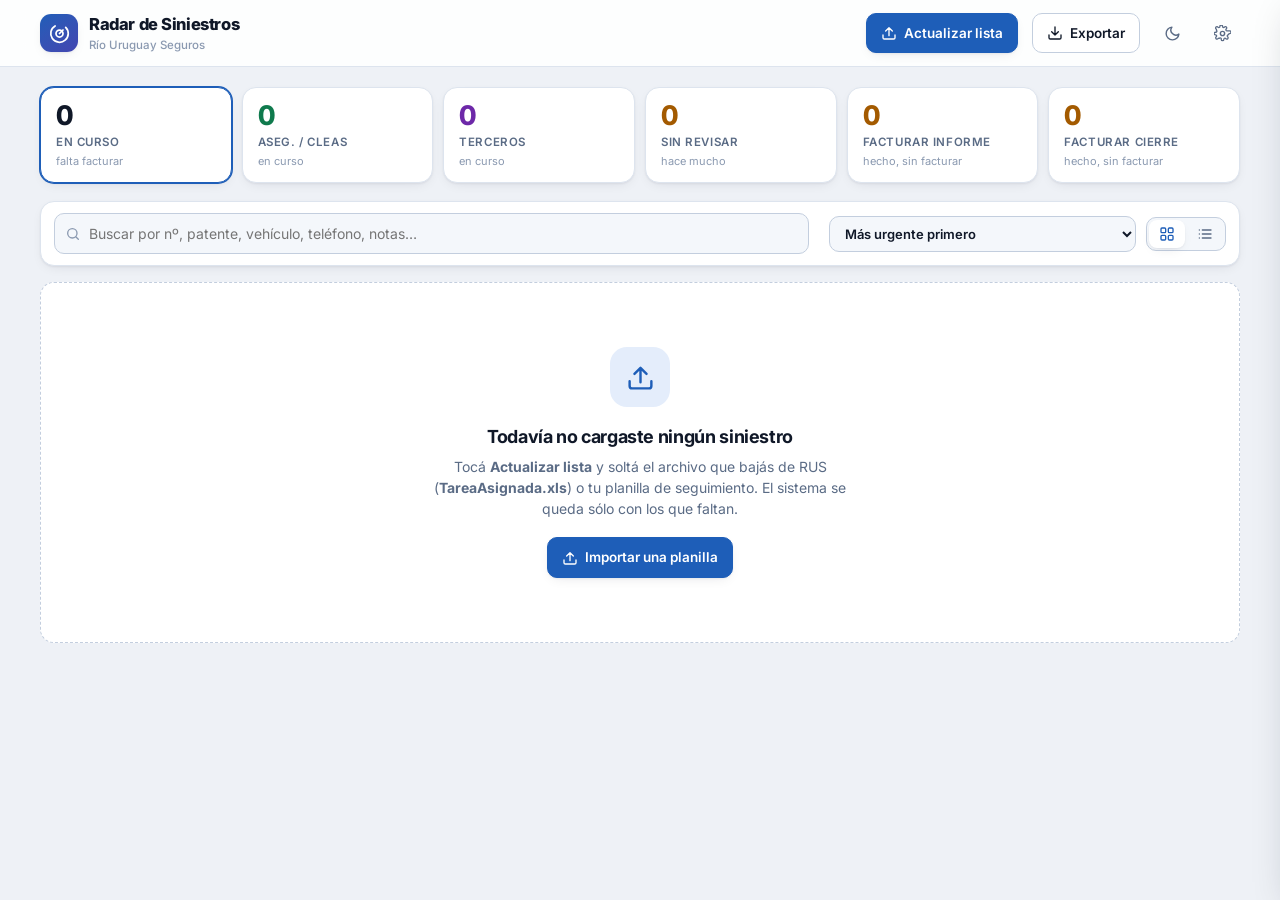
<file: index.html>
<!doctype html>
<html lang="es-AR">
<head>
<meta charset="utf-8">
<meta name="viewport" content="width=device-width, initial-scale=1, viewport-fit=cover">
<meta name="description" content="Seguimiento de siniestros de Río Uruguay Seguros: importá la planilla, detectá repetidos y no pierdas de vista ningún tercero.">
<meta name="theme-color" content="#1e3a5f">
<title>Radar de Siniestros</title>
<link rel="preconnect" href="https://fonts.googleapis.com">
<link rel="preconnect" href="https://fonts.gstatic.com" crossorigin>
<link href="https://fonts.googleapis.com/css2?family=Inter:wght@400;500;600;700;800&family=JetBrains+Mono:wght@500;700&display=swap" rel="stylesheet">
<style>
/* ==========================================================
   Paleta — clara por defecto, oscura según el sistema
   ========================================================== */
:root{
  --fondo:#eef1f6; --lienzo:#f7f9fc;
  --superficie:#ffffff; --superficie-2:#f4f7fb; --superficie-3:#e9eef6;
  --borde:#dde4ee; --borde-fuerte:#c3cede;
  --texto:#101828; --texto-2:#5a6b85; --texto-3:#8a99b0;
  --acento:#1e5eb8; --acento-suave:#e4edfb; --acento-texto:#ffffff;
  --ok:#0f7a4d; --ok-suave:#dcf5e9;
  --aviso:#a35a00; --aviso-suave:#fdeed6;
  --peligro:#b4232a; --peligro-suave:#fde3e4;
  --tercero:#6d28a8; --tercero-suave:#f0e4fb;
  --cleas:#0b6a86; --cleas-suave:#d9f0f7;
  --sombra:0 1px 2px rgba(16,24,40,.05), 0 4px 14px -6px rgba(16,24,40,.14);
  --sombra-alta:0 10px 40px -8px rgba(16,24,40,.30);
  --radio:14px; --radio-chico:9px;
  --ancho:1240px;
  --mono:"JetBrains Mono",ui-monospace,SFMono-Regular,Menlo,Consolas,monospace;
  --sans:"Inter",-apple-system,BlinkMacSystemFont,"Segoe UI",Roboto,Helvetica,Arial,sans-serif;
}
@media (prefers-color-scheme:dark){
  :root:not([data-theme="light"]){
    --fondo:#0b0f16; --lienzo:#0e131c;
    --superficie:#151c27; --superficie-2:#1b2432; --superficie-3:#222d3d;
    --borde:#26303f; --borde-fuerte:#374558;
    --texto:#e8eef7; --texto-2:#9fb0c6; --texto-3:#71829a;
    --acento:#5c9dff; --acento-suave:#16304f; --acento-texto:#08111d;
    --ok:#45d391; --ok-suave:#10322a;
    --aviso:#f2b43c; --aviso-suave:#3a2a10;
    --peligro:#ff7a80; --peligro-suave:#3d1a1d;
    --tercero:#c79bf5; --tercero-suave:#2c1c40;
    --cleas:#5cc8e8; --cleas-suave:#0e2f3b;
    --sombra:0 1px 2px rgba(0,0,0,.4), 0 4px 14px -6px rgba(0,0,0,.5);
    --sombra-alta:0 10px 40px -8px rgba(0,0,0,.7);
  }
}
:root[data-theme="dark"]{
  --fondo:#0b0f16; --lienzo:#0e131c;
  --superficie:#151c27; --superficie-2:#1b2432; --superficie-3:#222d3d;
  --borde:#26303f; --borde-fuerte:#374558;
  --texto:#e8eef7; --texto-2:#9fb0c6; --texto-3:#71829a;
  --acento:#5c9dff; --acento-suave:#16304f; --acento-texto:#08111d;
  --ok:#45d391; --ok-suave:#10322a;
  --aviso:#f2b43c; --aviso-suave:#3a2a10;
  --peligro:#ff7a80; --peligro-suave:#3d1a1d;
  --tercero:#c79bf5; --tercero-suave:#2c1c40;
  --cleas:#5cc8e8; --cleas-suave:#0e2f3b;
  --sombra:0 1px 2px rgba(0,0,0,.4), 0 4px 14px -6px rgba(0,0,0,.5);
  --sombra-alta:0 10px 40px -8px rgba(0,0,0,.7);
}

*,*::before,*::after{box-sizing:border-box}
html{-webkit-text-size-adjust:100%}
body{
  margin:0; background:var(--fondo); color:var(--texto);
  font-family:var(--sans); font-size:15px; line-height:1.5;
  -webkit-font-smoothing:antialiased;
}
h1,h2,h3,p,figure{margin:0}
button,input,select,textarea{font:inherit;color:inherit}
a{color:var(--acento)}
::selection{background:var(--acento-suave);color:var(--texto)}
.oculto{display:none !important}
.solo-lectores{position:absolute;width:1px;height:1px;overflow:hidden;clip:rect(0 0 0 0);white-space:nowrap}

/* ---------- barra superior ---------- */
.barra{
  position:sticky; top:0; z-index:40;
  background:color-mix(in srgb, var(--superficie) 88%, transparent);
  backdrop-filter:blur(12px); -webkit-backdrop-filter:blur(12px);
  border-bottom:1px solid var(--borde);
}
.barra-int{
  max-width:var(--ancho); margin:0 auto; padding:12px 20px;
  display:flex; align-items:center; gap:14px; flex-wrap:wrap;
}
.marca{display:flex;align-items:center;gap:11px;margin-right:auto;min-width:0}
.marca-icono{
  width:38px;height:38px;border-radius:11px;flex:none;
  background:linear-gradient(145deg,var(--acento),color-mix(in srgb,var(--acento) 55%, #6d28a8));
  display:grid;place-items:center;color:#fff;box-shadow:var(--sombra);
}
.marca-icono svg{width:21px;height:21px}
.marca-txt{min-width:0}
.marca-txt h1{font-size:16.5px;font-weight:800;letter-spacing:-.025em;white-space:nowrap}
.marca-txt p{font-size:11.5px;color:var(--texto-3);font-weight:500;white-space:nowrap;overflow:hidden;text-overflow:ellipsis}

/* ---------- botones ---------- */
.btn{
  display:inline-flex;align-items:center;justify-content:center;gap:7px;
  padding:9px 14px;border-radius:10px;border:1px solid var(--borde-fuerte);
  background:var(--superficie);color:var(--texto);
  font-size:13.5px;font-weight:600;cursor:pointer;white-space:nowrap;
  transition:background .14s,border-color .14s,transform .08s,box-shadow .14s;
}
.btn:hover{background:var(--superficie-2);border-color:var(--texto-3)}
.btn:active{transform:translateY(1px)}
.btn:focus-visible{outline:2px solid var(--acento);outline-offset:2px}
.btn svg{width:16px;height:16px;flex:none}
.btn-principal{background:var(--acento);border-color:var(--acento);color:var(--acento-texto);box-shadow:var(--sombra)}
.btn-principal:hover{background:color-mix(in srgb,var(--acento) 86%, #000);border-color:transparent}
.btn-fantasma{background:transparent;border-color:transparent;color:var(--texto-2)}
.btn-fantasma:hover{background:var(--superficie-2);color:var(--texto)}
.btn-chico{padding:6px 10px;font-size:12.5px;border-radius:8px}
.btn-icono{padding:8px;width:36px;height:36px}
.btn-icono svg{width:17px;height:17px}
.btn-peligro{color:var(--peligro);border-color:color-mix(in srgb,var(--peligro) 35%, var(--borde))}
.btn-peligro:hover{background:var(--peligro-suave)}
.btn:disabled{opacity:.45;cursor:not-allowed}

/* ---------- contenedor ---------- */
.envoltorio{max-width:var(--ancho);margin:0 auto;padding:20px}

/* ---------- tablero de números ---------- */
.tablero{
  display:grid;gap:10px;margin-bottom:18px;
  grid-template-columns:repeat(auto-fit,minmax(158px,1fr));
}
.ficha{
  background:var(--superficie);border:1px solid var(--borde);border-radius:var(--radio);
  padding:13px 15px;box-shadow:var(--sombra);cursor:pointer;text-align:left;
  transition:border-color .14s,transform .1s;position:relative;overflow:hidden;
}
.ficha:hover{border-color:var(--borde-fuerte);transform:translateY(-1px)}
.ficha[aria-pressed="true"]{border-color:var(--acento);box-shadow:0 0 0 1px var(--acento),var(--sombra)}
.ficha-num{font-size:27px;font-weight:800;letter-spacing:-.03em;font-variant-numeric:tabular-nums;line-height:1.1}
.ficha-rot{font-size:11.5px;font-weight:600;color:var(--texto-2);margin-top:3px;text-transform:uppercase;letter-spacing:.05em}
.ficha-pie{font-size:11px;color:var(--texto-3);margin-top:2px}
.ficha.critica .ficha-num{color:var(--peligro)}
.ficha.avisa .ficha-num{color:var(--aviso)}
.ficha.buena .ficha-num{color:var(--ok)}
.ficha.tercera .ficha-num{color:var(--tercero)}

/* ---------- herramientas ---------- */
.herramientas{
  display:flex;gap:10px;align-items:center;flex-wrap:wrap;margin-bottom:16px;
  background:var(--superficie);border:1px solid var(--borde);border-radius:var(--radio);
  padding:11px 13px;box-shadow:var(--sombra);
  position:sticky;top:63px;z-index:30;
}
.buscador{position:relative;flex:1 1 240px;min-width:180px}
.buscador svg{position:absolute;left:11px;top:50%;transform:translateY(-50%);width:16px;height:16px;color:var(--texto-3);pointer-events:none}
.buscador input{
  width:100%;padding:9px 34px 9px 34px;border-radius:10px;
  border:1px solid var(--borde-fuerte);background:var(--superficie-2);
  font-size:14px;
}
.buscador input:focus{outline:none;border-color:var(--acento);background:var(--superficie);box-shadow:0 0 0 3px var(--acento-suave)}
.buscador .limpiar{position:absolute;right:5px;top:50%;transform:translateY(-50%);border:0;background:transparent;cursor:pointer;color:var(--texto-3);padding:5px;border-radius:6px;line-height:0}
.buscador .limpiar:hover{background:var(--superficie-3);color:var(--texto)}
.filtros{display:flex;gap:6px;flex-wrap:wrap}
.chip{
  padding:7px 12px;border-radius:99px;border:1px solid var(--borde-fuerte);
  background:var(--superficie);font-size:12.5px;font-weight:600;cursor:pointer;
  display:inline-flex;align-items:center;gap:6px;transition:all .13s;color:var(--texto-2);
}
.chip:hover{border-color:var(--texto-3);color:var(--texto)}
.chip[aria-pressed="true"]{background:var(--acento);border-color:var(--acento);color:var(--acento-texto)}
.chip .cuenta{
  font-size:11px;padding:1px 6px;border-radius:99px;background:var(--superficie-3);
  color:var(--texto-2);font-variant-numeric:tabular-nums;
}
.chip[aria-pressed="true"] .cuenta{background:rgba(255,255,255,.24);color:inherit}
select.control{
  padding:8px 11px;border-radius:10px;border:1px solid var(--borde-fuerte);
  background:var(--superficie-2);font-size:13px;font-weight:600;cursor:pointer;
}
select.control:focus{outline:none;border-color:var(--acento)}
.grupo-vista{display:flex;background:var(--superficie-2);border:1px solid var(--borde-fuerte);border-radius:10px;padding:2px;gap:2px}
.grupo-vista button{
  border:0;background:transparent;padding:6px 10px;border-radius:8px;cursor:pointer;
  color:var(--texto-2);line-height:0;
}
.grupo-vista button[aria-pressed="true"]{background:var(--superficie);color:var(--acento);box-shadow:var(--sombra)}
.grupo-vista svg{width:16px;height:16px}

/* ---------- rejilla de tarjetas ---------- */
.rejilla{display:grid;gap:12px;align-items:start;grid-template-columns:repeat(auto-fill,minmax(330px,1fr))}
.tarjeta{
  position:relative;background:var(--superficie);border:1px solid var(--borde);
  border-radius:var(--radio);box-shadow:var(--sombra);overflow:hidden;
  display:flex;flex-direction:column;
  transition:border-color .14s,transform .1s,box-shadow .14s;
}
.tarjeta:hover{border-color:var(--borde-fuerte);transform:translateY(-2px);box-shadow:var(--sombra-alta)}
.tarjeta::before{content:"";position:absolute;inset:0 auto 0 0;width:4px;background:var(--tono,var(--borde-fuerte))}
.tarjeta.n-critico{--tono:var(--peligro)}
.tarjeta.n-atencion{--tono:var(--aviso)}
.tarjeta.n-bien{--tono:var(--ok)}
.tarjeta.n-listo{--tono:var(--borde-fuerte)}
.tarjeta.n-listo{opacity:.82}
.tarjeta.n-listo:hover{opacity:1}

.t-cabecera{display:flex;gap:12px;padding:14px 15px 11px 18px;align-items:flex-start}
.visto{
  flex:none;align-self:flex-start;font-size:11.5px;font-weight:600;
  padding:3px 9px;border-radius:99px;white-space:nowrap;
  background:var(--superficie-2);color:var(--texto-3);border:1px solid var(--borde);
}
.visto.reciente{background:var(--ok-suave);color:var(--ok);border-color:transparent}
.visto.tarde{background:var(--aviso-suave);color:var(--aviso);border-color:transparent}

.t-fechas{
  display:flex;flex-wrap:wrap;align-items:center;gap:7px;
  padding:0 15px 12px 18px;font-size:12.5px;color:var(--texto-2);
}
.t-fechas i{color:var(--texto-3);font-style:normal}
.t-fechas .pasado{color:var(--peligro);font-weight:600}

.btn-wa{
  flex:0 0 auto !important;padding:9px 15px;color:#fff;
  background:#25D366;border-color:#25D366;
}
.btn-wa:hover{background:#20bd5a;border-color:#20bd5a}
.btn-wa svg{width:21px;height:21px}

.t-id{min-width:0;flex:1}
.t-nro{
  font-family:var(--mono);font-size:19px;font-weight:700;letter-spacing:-.02em;
  display:flex;align-items:center;gap:7px;
}
.t-nro button{
  border:0;background:transparent;cursor:pointer;color:var(--texto-3);padding:3px;
  border-radius:6px;line-height:0;opacity:0;transition:opacity .13s
}
.tarjeta:hover .t-nro button{opacity:1}
.t-nro button:hover{background:var(--superficie-3);color:var(--acento)}
.t-nro svg{width:14px;height:14px}
.t-sub{font-size:13px;color:var(--texto-2);margin-top:2px;overflow:hidden;text-overflow:ellipsis;white-space:nowrap}
.t-etiquetas{display:flex;gap:5px;flex-wrap:wrap;margin-top:7px}

.marca-tipo{
  font-size:10px;font-weight:800;letter-spacing:.07em;text-transform:uppercase;
  padding:3px 7px;border-radius:6px;background:var(--superficie-3);color:var(--texto-2);
  white-space:nowrap;
}
.marca-tipo.es-tercero{background:var(--tercero-suave);color:var(--tercero)}
.marca-tipo.es-cleas{background:var(--cleas-suave);color:var(--cleas)}
.marca-tipo.es-alerta{background:var(--peligro-suave);color:var(--peligro)}
.marca-tipo.es-aviso{background:var(--aviso-suave);color:var(--aviso)}
.marca-tipo.es-ok{background:var(--ok-suave);color:var(--ok)}

/* pasos: informe -> factura informe -> cierre -> factura cierre */
.pasos{display:flex;padding:0 15px 12px 18px}
.paso{
  flex:1;position:relative;display:flex;flex-direction:column;align-items:center;gap:5px;
  background:none;border:0;cursor:pointer;padding:6px 2px 3px;border-radius:9px;
}
.paso:hover{background:var(--superficie-2)}
.paso:focus-visible{outline:2px solid var(--acento);outline-offset:1px}
.paso::after{content:"";position:absolute;top:13px;left:50%;width:100%;height:2px;background:var(--borde);z-index:0}
.paso:last-child::after{display:none}
.paso.enlazado::after{background:color-mix(in srgb,var(--ok) 55%,var(--borde))}
.paso .punto{
  position:relative;z-index:1;width:16px;height:16px;border-radius:50%;
  border:2px solid var(--borde-fuerte);background:var(--superficie);
  display:grid;place-items:center;transition:all .15s;
}
.paso .punto svg{width:9px;height:9px;color:#fff;opacity:0;transition:opacity .15s}
.paso.hecho .punto{background:var(--ok);border-color:var(--ok)}
.paso.hecho .punto svg{opacity:1}
.paso b{font-size:10px;font-weight:700;color:var(--texto-3);text-transform:uppercase;letter-spacing:.04em}
.paso.hecho b{color:var(--ok)}

.t-datos{padding:0 15px 12px 18px;display:flex;flex-direction:column;gap:5px;font-size:12.5px;color:var(--texto-2)}
.t-dato{display:flex;align-items:center;gap:7px;min-width:0}
.t-dato svg{width:13px;height:13px;flex:none;color:var(--texto-3)}
.t-dato span{overflow:hidden;text-overflow:ellipsis;white-space:nowrap}
.t-dato.urge{color:var(--peligro);font-weight:600}
.t-dato.urge svg{color:var(--peligro)}
.t-dato.ojo{color:var(--aviso);font-weight:600}
.t-dato.ojo svg{color:var(--aviso)}
.t-nota{
  margin:0 15px 12px 18px;padding:8px 10px;border-radius:var(--radio-chico);
  background:var(--superficie-2);border-left:2px solid var(--borde-fuerte);
  font-size:12.5px;color:var(--texto-2);
  display:-webkit-box;-webkit-line-clamp:2;-webkit-box-orient:vertical;overflow:hidden;
}
.t-pie{
  margin-top:auto;display:flex;gap:8px;padding:11px 15px;
  border-top:1px solid var(--borde);background:var(--superficie-2);
}
.t-pie .btn{flex:1}

/* ---------- tabla compacta ---------- */
.caja-tabla{
  background:var(--superficie);border:1px solid var(--borde);border-radius:var(--radio);
  box-shadow:var(--sombra);overflow-x:auto;
}
table.planilla{border-collapse:collapse;width:100%;font-size:13px;min-width:940px}
table.planilla th{
  position:sticky;top:0;z-index:2;background:var(--superficie-2);
  text-align:left;padding:10px 12px;font-size:11px;font-weight:700;
  text-transform:uppercase;letter-spacing:.05em;color:var(--texto-2);
  border-bottom:1px solid var(--borde);white-space:nowrap;
}
table.planilla th.orden{cursor:pointer;user-select:none}
table.planilla th.orden:hover{color:var(--acento)}
table.planilla td{padding:9px 12px;border-bottom:1px solid var(--borde);vertical-align:middle}
table.planilla tbody tr{cursor:pointer;transition:background .1s}
table.planilla tbody tr:hover{background:var(--superficie-2)}
table.planilla tbody tr:last-child td{border-bottom:0}
td.col-nro{font-family:var(--mono);font-weight:700;white-space:nowrap}
td.col-dias{font-variant-numeric:tabular-nums;font-weight:700;white-space:nowrap}
.pastilla{display:inline-block;width:9px;height:9px;border-radius:50%;background:var(--tono,var(--borde-fuerte));margin-right:7px;vertical-align:-1px}
tr.n-critico{--tono:var(--peligro)} tr.n-critico td.col-dias{color:var(--peligro)}
tr.n-atencion{--tono:var(--aviso)} tr.n-atencion td.col-dias{color:var(--aviso)}
tr.n-bien{--tono:var(--ok)}
tr.n-listo{--tono:var(--borde-fuerte)} tr.n-listo{opacity:.7}
.mini-pasos{display:flex;gap:3px}
.mini-pasos i{width:16px;height:5px;border-radius:99px;background:var(--borde-fuerte);display:block}
.mini-pasos i.si{background:var(--ok)}

/* ---------- estado vacío ---------- */
.vacio{
  text-align:center;padding:64px 24px;background:var(--superficie);
  border:1px dashed var(--borde-fuerte);border-radius:var(--radio);
}
.vacio-icono{
  width:60px;height:60px;margin:0 auto 16px;border-radius:17px;display:grid;place-items:center;
  background:var(--acento-suave);color:var(--acento);
}
.vacio-icono svg{width:29px;height:29px}
.vacio h3{font-size:18px;font-weight:700;margin-bottom:6px;letter-spacing:-.02em}
.vacio p{color:var(--texto-2);font-size:14px;max-width:430px;margin:0 auto 18px}

/* ---------- capa modal ---------- */
.velo{
  position:fixed;inset:0;z-index:60;background:rgba(9,14,22,.55);
  backdrop-filter:blur(3px);-webkit-backdrop-filter:blur(3px);
  display:flex;align-items:center;justify-content:center;padding:20px;
  opacity:0;pointer-events:none;transition:opacity .18s;
}
.velo.abierto{opacity:1;pointer-events:auto}
.modal{
  background:var(--superficie);border-radius:18px;box-shadow:var(--sombra-alta);
  width:100%;max-width:660px;max-height:min(88vh,900px);
  display:flex;flex-direction:column;overflow:hidden;
  border:1px solid var(--borde);
  transform:translateY(10px) scale(.99);transition:transform .18s;
}
.velo.abierto .modal{transform:none}
.modal.ancho{max-width:900px}
.m-cabecera{
  padding:17px 20px;border-bottom:1px solid var(--borde);
  display:flex;align-items:center;gap:12px;flex:none;
}
.m-cabecera h2{font-size:16.5px;font-weight:700;letter-spacing:-.02em;margin-right:auto}
.m-cabecera p{font-size:12.5px;color:var(--texto-2);font-weight:400}
.m-cuerpo{padding:20px;overflow-y:auto;flex:1}
.m-pie{
  padding:14px 20px;border-top:1px solid var(--borde);background:var(--superficie-2);
  display:flex;gap:9px;justify-content:flex-end;flex-wrap:wrap;flex:none;
}
.m-pie .izq{margin-right:auto}

/* ---------- panel lateral de detalle ---------- */
.panel{
  position:fixed;top:0;right:0;bottom:0;width:min(520px,100%);z-index:70;
  background:var(--superficie);border-left:1px solid var(--borde);
  box-shadow:var(--sombra-alta);display:flex;flex-direction:column;
  transform:translateX(102%);transition:transform .24s cubic-bezier(.32,.72,0,1);
}
.panel.abierto{transform:none}
.panel-velo{position:fixed;inset:0;z-index:65;background:rgba(9,14,22,.4);opacity:0;pointer-events:none;transition:opacity .2s}
.panel-velo.abierto{opacity:1;pointer-events:auto}
.p-cabecera{padding:16px 18px;border-bottom:1px solid var(--borde);display:flex;align-items:flex-start;gap:12px;flex:none}
.p-cuerpo{padding:18px;overflow-y:auto;flex:1}
.p-pie{padding:13px 18px;border-top:1px solid var(--borde);background:var(--superficie-2);display:flex;gap:8px;flex:none}

.bloque{margin-bottom:20px}
.bloque-tit{
  font-size:11px;font-weight:800;text-transform:uppercase;letter-spacing:.08em;
  color:var(--texto-3);margin-bottom:9px;display:flex;align-items:center;gap:7px;
}
.bloque-tit::after{content:"";flex:1;height:1px;background:var(--borde)}
.campos{display:grid;grid-template-columns:repeat(auto-fit,minmax(150px,1fr));gap:11px}
.campo{display:flex;flex-direction:column;gap:4px}
.campo.ancho{grid-column:1/-1}
.campo label{font-size:11.5px;font-weight:700;color:var(--texto-2)}
.campo input,.campo textarea,.campo select{
  padding:8px 10px;border-radius:var(--radio-chico);border:1px solid var(--borde-fuerte);
  background:var(--superficie-2);font-size:13.5px;width:100%;
}
.campo textarea{resize:vertical;min-height:74px;line-height:1.55;font-family:inherit}
.campo input:focus,.campo textarea:focus,.campo select:focus{
  outline:none;border-color:var(--acento);background:var(--superficie);box-shadow:0 0 0 3px var(--acento-suave)
}
.campo input[readonly]{background:var(--superficie-3);color:var(--texto-2)}
.dato-fijo{font-size:13.5px;padding:8px 10px;background:var(--superficie-2);border-radius:var(--radio-chico);border:1px solid var(--borde);min-height:36px;word-break:break-word}
.dato-fijo.vacio-txt{color:var(--texto-3);font-style:italic}

.historial{display:flex;flex-direction:column;gap:0}
.hito{display:flex;gap:11px;padding-bottom:14px;position:relative}
.hito:not(:last-child)::before{content:"";position:absolute;left:6px;top:16px;bottom:0;width:2px;background:var(--borde)}
.hito-punto{width:14px;height:14px;border-radius:50%;background:var(--superficie);border:2px solid var(--acento);flex:none;margin-top:2px;z-index:1}
.hito-punto.gris{border-color:var(--borde-fuerte)}
.hito-txt{font-size:13px;min-width:0}
.hito-txt b{font-weight:600}
.hito-txt time{display:block;font-size:11.5px;color:var(--texto-3);margin-top:1px}

/* ---------- importador ---------- */
.zona-suelta{
  border:2px dashed var(--borde-fuerte);border-radius:var(--radio);
  padding:34px 20px;text-align:center;cursor:pointer;
  transition:border-color .15s,background .15s;background:var(--superficie-2);
}
.zona-suelta:hover,.zona-suelta.encima{border-color:var(--acento);background:var(--acento-suave)}
.zona-suelta svg{width:38px;height:38px;color:var(--acento);margin-bottom:11px}
.zona-suelta h3{font-size:15.5px;font-weight:700;margin-bottom:5px}
.zona-suelta p{font-size:13px;color:var(--texto-2)}
.zona-suelta .formatos{font-size:11.5px;color:var(--texto-3);margin-top:9px}

.resumen{display:grid;grid-template-columns:repeat(auto-fit,minmax(120px,1fr));gap:9px;margin-bottom:16px}
.res-caja{
  padding:13px;border-radius:var(--radio-chico);text-align:center;
  border:1px solid var(--borde);background:var(--superficie-2);
}
.res-caja b{display:block;font-size:25px;font-weight:800;line-height:1.1;font-variant-numeric:tabular-nums}
.res-caja span{font-size:11.5px;font-weight:600;color:var(--texto-2);display:block;margin-top:3px}
.res-caja.nuevos{background:var(--ok-suave);border-color:color-mix(in srgb,var(--ok) 30%,transparent)}
.res-caja.nuevos b{color:var(--ok)}
.res-caja.repes{background:var(--aviso-suave);border-color:color-mix(in srgb,var(--aviso) 30%,transparent)}
.res-caja.repes b{color:var(--aviso)}
.res-caja.cambios{background:var(--acento-suave);border-color:color-mix(in srgb,var(--acento) 30%,transparent)}
.res-caja.cambios b{color:var(--acento)}
.res-caja.dobles{background:var(--peligro-suave);border-color:color-mix(in srgb,var(--peligro) 30%,transparent)}
.res-caja.dobles b{color:var(--peligro)}

.pestanas{display:flex;gap:3px;border-bottom:1px solid var(--borde);margin-bottom:14px;overflow-x:auto}
.pestana{
  padding:9px 13px;border:0;background:transparent;cursor:pointer;font-size:13px;font-weight:600;
  color:var(--texto-2);border-bottom:2px solid transparent;margin-bottom:-1px;white-space:nowrap;
}
.pestana:hover{color:var(--texto)}
.pestana[aria-selected="true"]{color:var(--acento);border-bottom-color:var(--acento)}
.lista-nros{
  display:flex;flex-wrap:wrap;gap:6px;padding:12px;background:var(--superficie-2);
  border-radius:var(--radio-chico);border:1px solid var(--borde);max-height:210px;overflow-y:auto;
}
.nro-pastilla{
  font-family:var(--mono);font-size:12.5px;font-weight:700;padding:4px 9px;border-radius:7px;
  background:var(--superficie);border:1px solid var(--borde-fuerte);
}
.nro-pastilla.nuevo{background:var(--ok-suave);border-color:color-mix(in srgb,var(--ok) 32%,transparent);color:var(--ok)}
.nro-pastilla.repe{background:var(--aviso-suave);border-color:color-mix(in srgb,var(--aviso) 32%,transparent);color:var(--aviso)}
.nro-pastilla.doble{background:var(--peligro-suave);border-color:color-mix(in srgb,var(--peligro) 32%,transparent);color:var(--peligro)}
.fila-previa{
  display:flex;align-items:center;gap:10px;padding:9px 11px;border-radius:var(--radio-chico);
  border:1px solid var(--borde);background:var(--superficie-2);margin-bottom:6px;font-size:13px;
}
.fila-previa input[type=checkbox]{width:17px;height:17px;accent-color:var(--acento);flex:none;cursor:pointer}
.fila-previa .fp-nro{font-family:var(--mono);font-weight:700;flex:none}
.fila-previa .fp-txt{color:var(--texto-2);overflow:hidden;text-overflow:ellipsis;white-space:nowrap;flex:1;min-width:0}

.aviso-caja{
  padding:11px 13px;border-radius:var(--radio-chico);font-size:13px;
  display:flex;gap:9px;align-items:flex-start;margin-bottom:14px;line-height:1.5;
}
.aviso-caja svg{width:17px;height:17px;flex:none;margin-top:1px}
.aviso-caja.info{background:var(--acento-suave);color:var(--texto);border:1px solid color-mix(in srgb,var(--acento) 25%,transparent)}
.aviso-caja.ok{background:var(--ok-suave);border:1px solid color-mix(in srgb,var(--ok) 25%,transparent)}
.aviso-caja.ojo{background:var(--aviso-suave);border:1px solid color-mix(in srgb,var(--aviso) 25%,transparent)}
.aviso-caja.mal{background:var(--peligro-suave);border:1px solid color-mix(in srgb,var(--peligro) 25%,transparent)}
.aviso-caja.mal{background:var(--peligro-suave);border:1px solid color-mix(in srgb,var(--peligro) 25%,transparent)}

table.mapeo{width:100%;border-collapse:collapse;font-size:13px}
table.mapeo th{text-align:left;padding:7px 9px;font-size:11px;text-transform:uppercase;letter-spacing:.05em;color:var(--texto-3);border-bottom:1px solid var(--borde)}
table.mapeo td{padding:6px 9px;border-bottom:1px solid var(--borde)}
table.mapeo select{width:100%;padding:6px 8px;border-radius:7px;border:1px solid var(--borde-fuerte);background:var(--superficie-2);font-size:12.5px}
table.mapeo .muestra{color:var(--texto-3);font-size:12px;overflow:hidden;text-overflow:ellipsis;white-space:nowrap;max-width:180px}

/* ---------- avisos flotantes ---------- */
.avisos{position:fixed;bottom:18px;left:50%;transform:translateX(-50%);z-index:90;display:flex;flex-direction:column;gap:8px;align-items:center;pointer-events:none;width:calc(100% - 32px);max-width:460px}
.aviso{
  background:var(--texto);color:var(--fondo);padding:11px 16px;border-radius:11px;
  font-size:13.5px;font-weight:600;box-shadow:var(--sombra-alta);
  display:flex;align-items:center;gap:9px;pointer-events:auto;
  animation:entrar .22s cubic-bezier(.3,1.2,.5,1);max-width:100%;
}
.aviso svg{width:16px;height:16px;flex:none}
.aviso.bien{background:var(--ok);color:#fff}
.aviso.mal{background:var(--peligro);color:#fff}
@keyframes entrar{from{opacity:0;transform:translateY(12px) scale(.96)}to{opacity:1;transform:none}}

/* ---------- responsive ---------- */
@media (max-width:760px){
  .envoltorio{padding:14px}
  .barra-int{padding:10px 14px;gap:10px}
  .marca-txt p{display:none}
  .herramientas{top:59px;padding:10px}
  .rejilla{grid-template-columns:1fr}
  .tablero{grid-template-columns:repeat(auto-fit,minmax(132px,1fr));gap:8px}
  .ficha-num{font-size:23px}
  .modal{max-height:94vh}
  .m-pie{flex-direction:column-reverse}
  .m-pie .btn{width:100%}
  .m-pie .izq{margin-right:0}
  .texto-largo{display:none}
}
@media (prefers-reduced-motion:reduce){
  *{animation-duration:.01ms !important;transition-duration:.01ms !important}
}
@media print{
  .barra,.herramientas,.t-pie,.avisos,.velo,.panel{display:none !important}
  body{background:#fff}
  .tarjeta{break-inside:avoid;box-shadow:none}
}
</style>
</head>
<body>

<!-- ===== iconos reutilizables ===== -->
<svg width="0" height="0" style="position:absolute" aria-hidden="true"><defs>
<g id="i-radar" fill="none" stroke="currentColor" stroke-width="2" stroke-linecap="round" stroke-linejoin="round"><path d="M19.07 4.93A10 10 0 1 1 6.99 3.34"/><path d="M12 12 16 8"/><circle cx="12" cy="12" r="4"/></g>
<g id="i-buscar" fill="none" stroke="currentColor" stroke-width="2" stroke-linecap="round"><circle cx="11" cy="11" r="7"/><path d="m20 20-3.5-3.5"/></g>
<g id="i-x" fill="none" stroke="currentColor" stroke-width="2" stroke-linecap="round"><path d="M18 6 6 18M6 6l12 12"/></g>
<g id="i-subir" fill="none" stroke="currentColor" stroke-width="2" stroke-linecap="round" stroke-linejoin="round"><path d="M21 15v4a2 2 0 0 1-2 2H5a2 2 0 0 1-2-2v-4"/><path d="m7 9 5-5 5 5M12 4v12"/></g>
<g id="i-bajar" fill="none" stroke="currentColor" stroke-width="2" stroke-linecap="round" stroke-linejoin="round"><path d="M21 15v4a2 2 0 0 1-2 2H5a2 2 0 0 1-2-2v-4"/><path d="m7 10 5 5 5-5M12 15V3"/></g>
<g id="i-ok" fill="none" stroke="currentColor" stroke-width="3" stroke-linecap="round" stroke-linejoin="round"><path d="m20 6-11 11-5-5"/></g>
<g id="i-reloj" fill="none" stroke="currentColor" stroke-width="2" stroke-linecap="round"><circle cx="12" cy="12" r="9"/><path d="M12 7v5l3 2"/></g>
<g id="i-auto" fill="none" stroke="currentColor" stroke-width="2" stroke-linecap="round" stroke-linejoin="round"><path d="M5 17h14M6.5 17V9.5L8 6h8l1.5 3.5V17"/><circle cx="8" cy="17" r="1.6"/><circle cx="16" cy="17" r="1.6"/><path d="M6.5 11h11"/></g>
<g id="i-wa" fill="currentColor"><path d="M12.04 2C6.58 2 2.13 6.45 2.13 11.91c0 1.75.46 3.46 1.32 4.96L2 22l5.25-1.38a9.9 9.9 0 0 0 4.79 1.22h.01c5.46 0 9.9-4.45 9.9-9.91C21.95 6.45 17.5 2 12.04 2Zm0 18.15h-.01a8.2 8.2 0 0 1-4.19-1.15l-.3-.18-3.12.82.83-3.04-.2-.31a8.19 8.19 0 0 1-1.26-4.38c0-4.54 3.7-8.23 8.25-8.23a8.2 8.2 0 0 1 8.24 8.24c0 4.54-3.7 8.23-8.24 8.23Zm4.52-6.16c-.25-.12-1.47-.72-1.69-.81-.23-.08-.39-.12-.56.13-.16.25-.64.81-.79.98-.14.16-.29.19-.54.06-.25-.12-1.05-.39-1.99-1.23-.74-.66-1.24-1.47-1.38-1.72-.15-.25-.02-.38.11-.51.11-.11.25-.29.37-.44.13-.15.17-.25.25-.42.09-.16.04-.31-.02-.43-.06-.13-.56-1.35-.77-1.84-.2-.49-.4-.42-.56-.43h-.47c-.16 0-.43.06-.65.31-.23.25-.86.84-.86 2.05s.88 2.38 1 2.54c.13.17 1.74 2.65 4.2 3.72.59.25 1.05.4 1.4.52.59.18 1.13.16 1.55.1.47-.07 1.47-.6 1.67-1.18.21-.58.21-1.07.15-1.18-.06-.11-.23-.17-.48-.29Z"/></g>
<g id="i-tel" fill="none" stroke="currentColor" stroke-width="2" stroke-linecap="round" stroke-linejoin="round"><path d="M22 16.9v3a2 2 0 0 1-2.2 2 19.8 19.8 0 0 1-8.6-3.1 19.5 19.5 0 0 1-6-6A19.8 19.8 0 0 1 2.1 4.2 2 2 0 0 1 4.1 2h3a2 2 0 0 1 2 1.7c.1 1 .4 1.9.7 2.8a2 2 0 0 1-.4 2.1L8.1 9.9a16 16 0 0 0 6 6l1.3-1.3a2 2 0 0 1 2.1-.5c.9.4 1.8.6 2.8.7a2 2 0 0 1 1.7 2Z"/></g>
<g id="i-calendario" fill="none" stroke="currentColor" stroke-width="2" stroke-linecap="round"><rect x="3" y="5" width="18" height="16" rx="2"/><path d="M3 10h18M8 3v4M16 3v4"/></g>
<g id="i-alerta" fill="none" stroke="currentColor" stroke-width="2" stroke-linecap="round" stroke-linejoin="round"><path d="M10.3 3.9 1.8 18a2 2 0 0 0 1.7 3h17a2 2 0 0 0 1.7-3L13.7 3.9a2 2 0 0 0-3.4 0Z"/><path d="M12 9v4M12 17h.01"/></g>
<g id="i-copiar" fill="none" stroke="currentColor" stroke-width="2" stroke-linecap="round" stroke-linejoin="round"><rect x="9" y="9" width="12" height="12" rx="2"/><path d="M5 15H4a2 2 0 0 1-2-2V4a2 2 0 0 1 2-2h9a2 2 0 0 1 2 2v1"/></g>
<g id="i-tarjetas" fill="none" stroke="currentColor" stroke-width="2"><rect x="3" y="3" width="7" height="7" rx="1.5"/><rect x="14" y="3" width="7" height="7" rx="1.5"/><rect x="3" y="14" width="7" height="7" rx="1.5"/><rect x="14" y="14" width="7" height="7" rx="1.5"/></g>
<g id="i-lista" fill="none" stroke="currentColor" stroke-width="2" stroke-linecap="round"><path d="M8 6h13M8 12h13M8 18h13M3.5 6h.01M3.5 12h.01M3.5 18h.01"/></g>
<g id="i-ajustes" fill="none" stroke="currentColor" stroke-width="2" stroke-linecap="round" stroke-linejoin="round"><circle cx="12" cy="12" r="3"/><path d="M19.4 15a1.7 1.7 0 0 0 .3 1.8l.1.1a2 2 0 1 1-2.8 2.8l-.1-.1a1.7 1.7 0 0 0-2.9 1.2v.2a2 2 0 1 1-4 0v-.1A1.7 1.7 0 0 0 7 19.4a1.7 1.7 0 0 0-1.8.3l-.1.1a2 2 0 1 1-2.8-2.8l.1-.1a1.7 1.7 0 0 0-1.2-2.9H1a2 2 0 1 1 0-4h.1A1.7 1.7 0 0 0 2.6 7a1.7 1.7 0 0 0-.3-1.8l-.1-.1a2 2 0 1 1 2.8-2.8l.1.1a1.7 1.7 0 0 0 1.8.3H7a1.7 1.7 0 0 0 1-1.5V1a2 2 0 1 1 4 0v.1a1.7 1.7 0 0 0 1 1.5 1.7 1.7 0 0 0 1.8-.3l.1-.1a2 2 0 1 1 2.8 2.8l-.1.1a1.7 1.7 0 0 0-.3 1.8V7a1.7 1.7 0 0 0 1.5 1H23a2 2 0 1 1 0 4h-.1a1.7 1.7 0 0 0-1.5 1Z" transform="translate(1 1) scale(.92)"/></g>
<g id="i-flecha" fill="none" stroke="currentColor" stroke-width="2" stroke-linecap="round" stroke-linejoin="round"><path d="m9 18 6-6-6-6"/></g>
<g id="i-mas" fill="none" stroke="currentColor" stroke-width="2" stroke-linecap="round"><path d="M12 5v14M5 12h14"/></g>
<g id="i-tacho" fill="none" stroke="currentColor" stroke-width="2" stroke-linecap="round" stroke-linejoin="round"><path d="M3 6h18M8 6V4h8v2M19 6l-1 14a2 2 0 0 1-2 2H8a2 2 0 0 1-2-2L5 6"/></g>
<g id="i-refrescar" fill="none" stroke="currentColor" stroke-width="2" stroke-linecap="round" stroke-linejoin="round"><path d="M21 12a9 9 0 1 1-2.6-6.4"/><path d="M21 3v6h-6"/></g>
<g id="i-info" fill="none" stroke="currentColor" stroke-width="2" stroke-linecap="round"><circle cx="12" cy="12" r="9"/><path d="M12 11v5M12 8h.01"/></g>
<g id="i-luna" fill="none" stroke="currentColor" stroke-width="2" stroke-linecap="round" stroke-linejoin="round"><path d="M21 12.8A9 9 0 1 1 11.2 3a7 7 0 0 0 9.8 9.8Z"/></g>
<g id="i-sol" fill="none" stroke="currentColor" stroke-width="2" stroke-linecap="round"><circle cx="12" cy="12" r="4"/><path d="M12 2v2M12 20v2M4.9 4.9l1.4 1.4M17.7 17.7l1.4 1.4M2 12h2M20 12h2M4.9 19.1l1.4-1.4M17.7 6.3l1.4-1.4"/></g>
<g id="i-persona" fill="none" stroke="currentColor" stroke-width="2" stroke-linecap="round"><path d="M20 21v-2a4 4 0 0 0-4-4H8a4 4 0 0 0-4 4v2"/><circle cx="12" cy="7" r="4"/></g>
<g id="i-carpeta" fill="none" stroke="currentColor" stroke-width="1.7" stroke-linecap="round" stroke-linejoin="round"><path d="M14 2H6a2 2 0 0 0-2 2v16a2 2 0 0 0 2 2h12a2 2 0 0 0 2-2V8Z"/><path d="M14 2v6h6M9 13h6M9 17h6"/></g>
</defs></svg>

<!-- ===== barra superior ===== -->
<header class="barra">
  <div class="barra-int">
    <div class="marca">
      <div class="marca-icono"><svg viewBox="0 0 24 24"><use href="#i-radar"/></svg></div>
      <div class="marca-txt">
        <h1>Radar de Siniestros</h1>
        <p id="pieMarca">Río Uruguay Seguros</p>
      </div>
    </div>
    <button class="btn btn-principal" id="btnImportar">
      <svg viewBox="0 0 24 24"><use href="#i-subir"/></svg><span>Actualizar lista</span>
    </button>
    <button class="btn" id="btnExportar">
      <svg viewBox="0 0 24 24"><use href="#i-bajar"/></svg><span class="texto-largo">Exportar</span>
    </button>
    <button class="btn btn-icono btn-fantasma" id="btnTema" title="Cambiar entre claro y oscuro" aria-label="Cambiar tema">
      <svg viewBox="0 0 24 24"><use href="#i-luna" id="iconoTema"/></svg>
    </button>
    <button class="btn btn-icono btn-fantasma" id="btnAjustes" title="Ajustes" aria-label="Ajustes">
      <svg viewBox="0 0 24 24"><use href="#i-ajustes"/></svg>
    </button>
  </div>
</header>

<div class="envoltorio">

  <!-- ===== tablero ===== -->
  <section class="tablero" id="tablero" aria-label="Resumen"></section>

  <!-- ===== herramientas ===== -->
  <section class="herramientas" aria-label="Filtros">
    <div class="buscador">
      <svg viewBox="0 0 24 24"><use href="#i-buscar"/></svg>
      <input type="search" id="buscar" placeholder="Buscar por nº, patente, vehículo, teléfono, notas…" autocomplete="off" aria-label="Buscar">
      <button class="limpiar oculto" id="limpiarBusqueda" aria-label="Limpiar búsqueda"><svg viewBox="0 0 24 24" width="15" height="15"><use href="#i-x"/></svg></button>
    </div>
    <div class="filtros" id="filtros" role="group" aria-label="Filtros rápidos"></div>
    <select class="control" id="orden" aria-label="Ordenar por">
      <option value="urgencia">Más urgente primero</option>
      <option value="revision">Hace más que no lo veo</option>
      <option value="vencimiento">Vencimiento más cerca (sin fecha, al final)</option>
      <option value="derivacion">Derivación más vieja (sin fecha, al final)</option>
      <option value="reciente">Agregado más reciente</option>
      <option value="numero">Nº de siniestro</option>
    </select>
    <div class="grupo-vista" role="group" aria-label="Tipo de vista">
      <button id="vistaTarjetas" aria-pressed="true" title="Ver como tarjetas"><svg viewBox="0 0 24 24"><use href="#i-tarjetas"/></svg></button>
      <button id="vistaTabla" aria-pressed="false" title="Ver como tabla"><svg viewBox="0 0 24 24"><use href="#i-lista"/></svg></button>
    </div>
  </section>

  <main id="contenido"></main>
</div>

<div class="avisos" id="avisos" aria-live="polite"></div>

<!-- ===== importar ===== -->
<div class="velo" id="veloImportar" role="dialog" aria-modal="true" aria-labelledby="tituloImportar">
  <div class="modal ancho">
    <div class="m-cabecera">
      <div><h2 id="tituloImportar">Actualizar lista</h2><p id="subImportar">Soltá el archivo que bajaste de RUS</p></div>
      <button class="btn btn-icono btn-fantasma" data-cerrar="veloImportar" aria-label="Cerrar"><svg viewBox="0 0 24 24"><use href="#i-x"/></svg></button>
    </div>
    <div class="m-cuerpo">

      <div id="pasoElegir">
        <div id="cajaVinculo"></div>
        <div class="zona-suelta" id="zonaSuelta" tabindex="0" role="button" aria-label="Elegir archivo">
          <svg viewBox="0 0 24 24"><use href="#i-subir"/></svg>
          <h3>Arrastrá el archivo acá</h3>
          <p>o hacé clic para buscarlo en tu computadora</p>
          <p class="formatos">Acepta .xls y .xlsx de RUS, .csv y tu propia planilla</p>
        </div>
        <input type="file" id="archivo" accept=".xls,.xlsx,.csv,.txt,.tsv" class="oculto">
        <div style="text-align:center;margin:14px 0 10px;color:var(--texto-3);font-size:12.5px">— o si preferís —</div>
        <div class="campo">
          <label for="pegado">Pegar las filas copiadas del Excel (Ctrl+C / Ctrl+V)</label>
          <textarea id="pegado" placeholder="Pegá acá las filas, con la primera fila de títulos incluida…" rows="4"></textarea>
        </div>
        <div style="display:flex;justify-content:flex-end;margin-top:9px">
          <button class="btn" id="btnUsarPegado" disabled>Usar lo pegado</button>
        </div>
      </div>

      <div id="pasoResultado" class="oculto"></div>
    </div>
    <div class="m-pie" id="pieImportar">
      <button class="btn" data-cerrar="veloImportar">Cancelar</button>
    </div>
  </div>
</div>

<!-- ===== mapeo de columnas ===== -->
<div class="velo" id="veloMapeo" role="dialog" aria-modal="true" aria-labelledby="tituloMapeo">
  <div class="modal ancho">
    <div class="m-cabecera">
      <div><h2 id="tituloMapeo">¿Qué es cada columna?</h2><p>Corregí lo que no haya reconocido solo</p></div>
      <button class="btn btn-icono btn-fantasma" data-cerrar="veloMapeo" aria-label="Cerrar"><svg viewBox="0 0 24 24"><use href="#i-x"/></svg></button>
    </div>
    <div class="m-cuerpo" id="cuerpoMapeo"></div>
    <div class="m-pie">
      <button class="btn" data-cerrar="veloMapeo">Cancelar</button>
      <button class="btn btn-principal" id="btnConfirmarMapeo">Continuar</button>
    </div>
  </div>
</div>

<!-- ===== exportar ===== -->
<div class="velo" id="veloExportar" role="dialog" aria-modal="true" aria-labelledby="tituloExportar">
  <div class="modal">
    <div class="m-cabecera">
      <div><h2 id="tituloExportar">Exportar</h2><p>Bajá la planilla para abrirla en Excel</p></div>
      <button class="btn btn-icono btn-fantasma" data-cerrar="veloExportar" aria-label="Cerrar"><svg viewBox="0 0 24 24"><use href="#i-x"/></svg></button>
    </div>
    <div class="m-cuerpo" id="cuerpoExportar"></div>
    <div class="m-pie"><button class="btn" data-cerrar="veloExportar">Cerrar</button></div>
  </div>
</div>

<!-- ===== ajustes ===== -->
<div class="velo" id="veloAjustes" role="dialog" aria-modal="true" aria-labelledby="tituloAjustes">
  <div class="modal">
    <div class="m-cabecera">
      <div><h2 id="tituloAjustes">Configuración</h2><p>Avisos, facturados y respaldo</p></div>
      <button class="btn btn-icono btn-fantasma" data-cerrar="veloAjustes" aria-label="Cerrar"><svg viewBox="0 0 24 24"><use href="#i-x"/></svg></button>
    </div>
    <div class="m-cuerpo" id="cuerpoAjustes"></div>
    <div class="m-pie">
      <button class="btn btn-peligro izq" id="btnBorrarTodo"><svg viewBox="0 0 24 24"><use href="#i-tacho"/></svg>Borrar todo</button>
      <button class="btn btn-principal" data-cerrar="veloAjustes">Listo</button>
    </div>
  </div>
</div>

<!-- ===== confirmar salida ===== -->
<div class="velo" id="veloConfirmar" role="alertdialog" aria-modal="true" style="z-index:80">
  <div class="modal" style="max-width:380px">
    <div class="m-cuerpo" id="cuerpoConfirmar" style="padding-top:22px"></div>
    <div class="m-pie">
      <button class="btn" id="btnQuedarme">Quedarme</button>
      <button class="btn btn-principal" id="btnSalir">Salir</button>
    </div>
  </div>
</div>

<!-- ===== repetidos al completar la planilla de rendición ===== -->
<div class="velo" id="veloDuplicados" role="alertdialog" aria-modal="true" style="z-index:85">
  <div class="modal" style="max-width:420px">
    <div class="m-cabecera"><h2 style="color:var(--peligro)">No se pudieron agregar</h2></div>
    <div class="m-cuerpo" id="cuerpoDuplicados"></div>
    <div class="m-pie">
      <button class="btn btn-principal" data-cerrar="veloDuplicados">Entendido</button>
    </div>
  </div>
</div>

<!-- ===== detalle ===== -->
<div class="panel-velo" id="veloPanel"></div>
<aside class="panel" id="panel" role="dialog" aria-modal="true" aria-label="Detalle del siniestro">
  <div class="p-cabecera" id="panelCabecera"></div>
  <div class="p-cuerpo" id="panelCuerpo"></div>
  <div class="p-pie" id="panelPie"></div>
</aside>

<script>
/* ============================================================
   LECTOR DE PLANILLAS — sin dependencias externas
   Soporta: .xls (BIFF8 dentro de OLE/CFB), .xlsx (ZIP+XML),
            .csv/.txt, .xls disfrazado de HTML, y texto pegado.
   Devuelve siempre: { hojas:[{nombre, filas:[[celda,...]]}], formato }
   ============================================================ */
(function (raiz) {
  'use strict';

  /* ---------- utilidades binarias ---------- */
  var u8 = function (b) { return b instanceof Uint8Array ? b : new Uint8Array(b); };

  function DV(bytes) { return new DataView(bytes.buffer, bytes.byteOffset, bytes.byteLength); }

  function textoUTF8(bytes) {
    return new TextDecoder('utf-8').decode(bytes);
  }

  // Excel guarda texto "comprimido" en latin1 o en UTF-16LE
  function latin1(bytes, ini, largo) {
    var s = '';
    for (var i = 0; i < largo; i++) s += String.fromCharCode(bytes[ini + i]);
    return s;
  }
  function utf16le(bytes, ini, cantChars) {
    var s = '', dv = DV(bytes);
    for (var i = 0; i < cantChars; i++) s += String.fromCharCode(dv.getUint16(ini + i * 2, true));
    return s;
  }

  /* ============================================================
     1. CFB / OLE  — el contenedor de los .xls viejos
     ============================================================ */
  var FIRMA_CFB = [0xD0, 0xCF, 0x11, 0xE0, 0xA1, 0xB1, 0x1A, 0xE1];

  function esCFB(bytes) {
    for (var i = 0; i < 8; i++) if (bytes[i] !== FIRMA_CFB[i]) return false;
    return true;
  }

  function leerCFB(bytes) {
    var dv = DV(bytes);
    var tamSector = 1 << dv.getUint16(0x1e, true);
    var tamMini = 1 << dv.getUint16(0x20, true);
    var cantFAT = dv.getUint32(0x2c, true);
    var dirPrimero = dv.getUint32(0x30, true);
    var corteMini = dv.getUint32(0x38, true);
    var miniFATPrimero = dv.getUint32(0x3c, true);
    var cantMiniFAT = dv.getUint32(0x40, true);
    var difatPrimero = dv.getUint32(0x44, true);
    var cantDIFAT = dv.getUint32(0x48, true);

    var desplazamiento = function (sector) { return (sector + 1) * tamSector; };

    // --- DIFAT: lista de sectores que contienen la FAT
    var difat = [];
    for (var i = 0; i < 109; i++) {
      var s = dv.getUint32(0x4c + i * 4, true);
      if (s === 0xffffffff) break;
      difat.push(s);
    }
    var sig = difatPrimero, vueltas = 0;
    while (sig !== 0xffffffff && sig !== 0xfffffffe && vueltas++ < 100000) {
      var base = desplazamiento(sig);
      var porSector = tamSector / 4 - 1;
      for (var j = 0; j < porSector; j++) {
        var v = dv.getUint32(base + j * 4, true);
        if (v !== 0xffffffff) difat.push(v);
      }
      sig = dv.getUint32(base + porSector * 4, true);
    }

    // --- FAT
    var fat = [];
    for (var k = 0; k < difat.length && k < cantFAT + 8; k++) {
      var off = desplazamiento(difat[k]);
      if (off + tamSector > bytes.length) break;
      for (var m = 0; m < tamSector / 4; m++) fat.push(dv.getUint32(off + m * 4, true));
    }

    function cadenaSectores(inicio) {
      var lista = [], act = inicio, tope = 0;
      while (act !== 0xfffffffe && act !== 0xffffffff && act < fat.length && tope++ < 1000000) {
        lista.push(act);
        act = fat[act];
      }
      return lista;
    }

    function leerCadena(inicio, tamano) {
      var sectores = cadenaSectores(inicio);
      var salida = new Uint8Array(sectores.length * tamSector);
      for (var i = 0; i < sectores.length; i++) {
        var o = desplazamiento(sectores[i]);
        salida.set(bytes.subarray(o, Math.min(o + tamSector, bytes.length)), i * tamSector);
      }
      return tamano != null && tamano <= salida.length ? salida.subarray(0, tamano) : salida;
    }

    // --- directorio
    var dirBytes = leerCadena(dirPrimero);
    var dirDV = DV(dirBytes);
    var entradas = [];
    for (var e = 0; e * 128 + 128 <= dirBytes.length; e++) {
      var b = e * 128;
      var largoNombre = dirDV.getUint16(b + 0x40, true);
      if (largoNombre > 64) largoNombre = 64;
      var nombre = largoNombre > 2 ? utf16le(dirBytes, b, largoNombre / 2 - 1) : '';
      entradas.push({
        nombre: nombre,
        tipo: dirBytes[b + 0x42],
        sectorInicial: dirDV.getUint32(b + 0x74, true),
        tamano: dirDV.getUint32(b + 0x78, true)
      });
    }

    // --- mini stream (para archivos chicos)
    var raizEntrada = entradas[0];
    var miniStream = raizEntrada ? leerCadena(raizEntrada.sectorInicial, raizEntrada.tamano) : new Uint8Array(0);
    var miniFAT = [];
    if (cantMiniFAT > 0) {
      var mf = leerCadena(miniFATPrimero);
      var mfDV = DV(mf);
      for (var n = 0; n < mf.length / 4; n++) miniFAT.push(mfDV.getUint32(n * 4, true));
    }
    function leerMini(inicio, tamano) {
      var salida = new Uint8Array(tamano), escrito = 0, act = inicio, tope = 0;
      while (act !== 0xfffffffe && act !== 0xffffffff && escrito < tamano && tope++ < 1000000) {
        var o = act * tamMini;
        var cuanto = Math.min(tamMini, tamano - escrito);
        salida.set(miniStream.subarray(o, o + cuanto), escrito);
        escrito += cuanto;
        act = miniFAT[act];
        if (act == null) break;
      }
      return salida;
    }

    function abrirFlujo(nombre) {
      for (var i = 0; i < entradas.length; i++) {
        if (entradas[i].nombre === nombre && entradas[i].tipo === 2) {
          var en = entradas[i];
          return en.tamano < corteMini ? leerMini(en.sectorInicial, en.tamano)
                                       : leerCadena(en.sectorInicial, en.tamano);
        }
      }
      return null;
    }

    return { abrirFlujo: abrirFlujo, entradas: entradas };
  }

  raiz.__cfb = { esCFB: esCFB, leerCFB: leerCFB, utf16le: utf16le, latin1: latin1, DV: DV };
})(typeof globalThis !== 'undefined' ? globalThis : window);

/* ============================================================
   2. BIFF8 — el contenido real del .xls
   ============================================================ */
(function (raiz) {
  'use strict';
  var DV = raiz.__cfb.DV, utf16le = raiz.__cfb.utf16le, latin1 = raiz.__cfb.latin1;

  // Formatos de numero que Excel trae de fabrica y son fechas
  var FMT_FECHA_FIJOS = {14:1,15:1,16:1,17:1,18:1,19:1,20:1,21:1,22:1,
                         27:1,28:1,29:1,30:1,31:1,32:1,33:1,34:1,35:1,36:1,
                         45:1,46:1,47:1,50:1,51:1,52:1,53:1,54:1,55:1,56:1,57:1,58:1};

  function pareceFecha(codigo) {
    if (!codigo) return false;
    // ignoramos lo que este entre comillas o escapado
    var limpio = codigo.replace(/\\./g, '').replace(/"[^"]*"/g, '').replace(/\[[^\]]*\]/g, '');
    return /[ymdhs]/i.test(limpio) && !/^[^ymdhs]*$/i.test(limpio);
  }

  // Lector que sabe saltar de un registro CONTINUE al siguiente
  function LectorSST(bloques) {
    this.bloques = bloques; this.b = 0; this.p = 0;
  }
  LectorSST.prototype.fin = function () {
    while (this.b < this.bloques.length && this.p >= this.bloques[this.b].length) { this.b++; this.p = 0; }
    return this.b >= this.bloques.length;
  };
  LectorSST.prototype.byte = function () {
    if (this.fin()) return 0;
    return this.bloques[this.b][this.p++];
  };
  LectorSST.prototype.u16 = function () { var a = this.byte(), c = this.byte(); return a | (c << 8); };
  LectorSST.prototype.u32 = function () { return (this.u16() | (this.u16() << 16)) >>> 0; };
  LectorSST.prototype.saltar = function (n) { for (var i = 0; i < n; i++) this.byte(); };
  // lee `cant` caracteres respetando que un CONTINUE puede cambiar de 8 a 16 bits
  LectorSST.prototype.chars = function (cant, ancho) {
    var s = '', leidos = 0;
    while (leidos < cant) {
      if (this.fin()) break;
      var bloque = this.bloques[this.b];
      var disponibles = bloque.length - this.p;
      if (disponibles <= 0) { this.b++; this.p = 0; continue; }
      var puedo = ancho ? Math.min(cant - leidos, Math.floor(disponibles / 2)) : Math.min(cant - leidos, disponibles);
      if (puedo <= 0) {
        // quedo 1 byte suelto en un bloque de 16 bits: pasar al siguiente
        this.b++; this.p = 0;
        if (this.b < this.bloques.length) ancho = this.byte() & 0x01;
        continue;
      }
      s += ancho ? utf16le(bloque, this.p, puedo) : latin1(bloque, this.p, puedo);
      this.p += ancho ? puedo * 2 : puedo;
      leidos += puedo;
      if (leidos < cant) {
        // cruzamos al proximo bloque: viene un byte de banderas nuevo
        this.b++; this.p = 0;
        if (this.b < this.bloques.length) ancho = this.byte() & 0x01;
      }
    }
    return s;
  };

  function leerBIFF(flujo) {
    var dv = DV(flujo);
    var pos = 0, largo = flujo.length;

    // --- primera pasada: juntar registros (uniendo CONTINUE al que corresponde)
    var registros = [];
    while (pos + 4 <= largo) {
      var tipo = dv.getUint16(pos, true);
      var tam = dv.getUint16(pos + 2, true);
      var datos = flujo.subarray(pos + 4, pos + 4 + tam);
      if (tipo === 0x003c && registros.length) registros[registros.length - 1].cont.push(datos); // CONTINUE
      else registros.push({ tipo: tipo, datos: datos, cont: [] });
      pos += 4 + tam;
      if (tam === 0 && tipo === 0) break;
    }

    // --- strings compartidos (SST)
    var sst = [];
    var formatos = {};     // ifmt -> codigo
    var xfs = [];          // indice -> ifmt
    var hojas = [];        // BOUNDSHEET
    var modo1904 = false;

    for (var r = 0; r < registros.length; r++) {
      var reg = registros[r], d = reg.datos, rdv = DV(d);
      switch (reg.tipo) {
        case 0x00fc: { // SST
          var lector = new LectorSST([d].concat(reg.cont));
          lector.u32(); // total
          var unicos = lector.u32();
          for (var i = 0; i < unicos; i++) {
            if (lector.fin()) break;
            var cch = lector.u16();
            var grbit = lector.byte();
            var ancho = grbit & 0x01, rico = grbit & 0x08, ext = grbit & 0x04;
            var runs = rico ? lector.u16() : 0;
            var extLargo = ext ? lector.u32() : 0;
            sst.push(lector.chars(cch, ancho));
            lector.saltar(runs * 4);
            lector.saltar(extLargo);
          }
          break;
        }
        case 0x041e: { // FORMAT
          var ifmt = rdv.getUint16(0, true);
          var cchF = rdv.getUint16(2, true);
          var anchoF = d[4] & 0x01;
          formatos[ifmt] = anchoF ? utf16le(d, 5, cchF) : latin1(d, 5, cchF);
          break;
        }
        case 0x00e0: // XF
          xfs.push(rdv.getUint16(2, true));
          break;
        case 0x0085: { // BOUNDSHEET
          var offBOF = rdv.getUint32(0, true);
          var cchH = d[6];
          var anchoH = d[7] & 0x01;
          hojas.push({
            nombre: anchoH ? utf16le(d, 8, cchH) : latin1(d, 8, cchH),
            offset: offBOF, filas: []
          });
          break;
        }
        case 0x0022: // DATEMODE
          modo1904 = rdv.getUint16(0, true) === 1;
          break;
      }
    }

    function esXFFecha(ixf) {
      var ifmt = xfs[ixf];
      if (ifmt == null) return false;
      if (FMT_FECHA_FIJOS[ifmt]) return true;
      return pareceFecha(formatos[ifmt]);
    }

    function serieAFecha(n) {
      var base = modo1904 ? Date.UTC(1904, 0, 1) : Date.UTC(1899, 11, 30);
      if (!modo1904 && n >= 60) { /* Excel cree que 1900 fue bisiesto */ } else if (!modo1904 && n < 60) n += 0;
      var ms = base + Math.round(n * 86400000);
      return new Date(ms);
    }

    function rkANumero(rk) {
      var entero = (rk & 0x02) !== 0;
      var div100 = (rk & 0x01) !== 0;
      var v;
      if (entero) {
        v = rk >> 2;            // ya viene con signo
      } else {
        var buf = new ArrayBuffer(8), b8 = new DataView(buf);
        b8.setUint32(4, rk & 0xfffffffc, true);
        b8.setUint32(0, 0, true);
        v = b8.getFloat64(0, true);
      }
      return div100 ? v / 100 : v;
    }

    // --- segunda pasada: celdas, hoja por hoja
    // Cada hoja arranca en su offset de BOF; recorremos los registros por posicion.
    var indicePorOffset = {};
    var p2 = 0, idx = 0;
    while (p2 + 4 <= largo) {
      var t2 = dv.getUint16(p2, true), s2 = dv.getUint16(p2 + 2, true);
      if (t2 !== 0x003c) { indicePorOffset[p2] = idx; }
      if (t2 !== 0x003c) idx++;
      p2 += 4 + s2;
    }

    if (!hojas.length) hojas.push({ nombre: 'Hoja1', offset: 0, filas: [] });

    for (var h = 0; h < hojas.length; h++) {
      var desde = indicePorOffset[hojas[h].offset];
      if (desde == null) desde = 0;
      var celdas = {}, maxCol = 0;

      function poner(fila, col, valor) {
        if (!celdas[fila]) celdas[fila] = {};
        celdas[fila][col] = valor;
        if (col > maxCol) maxCol = col;
      }

      for (var q = desde + 1; q < registros.length; q++) {
        var rg = registros[q];
        if (rg.tipo === 0x0809 && q > desde) break;  // arranca la hoja siguiente
        if (rg.tipo === 0x000a) break;               // EOF de la hoja
        var dd = rg.datos, ddv = DV(dd);
        var fila, col, ixf, valor;
        switch (rg.tipo) {
          case 0x00fd: // LABELSST
            fila = ddv.getUint16(0, true); col = ddv.getUint16(2, true);
            poner(fila, col, sst[ddv.getUint32(6, true)] || '');
            break;
          case 0x0204: { // LABEL
            fila = ddv.getUint16(0, true); col = ddv.getUint16(2, true);
            var cchL = ddv.getUint16(6, true), anchoL = dd[8] & 0x01;
            poner(fila, col, anchoL ? utf16le(dd, 9, cchL) : latin1(dd, 9, cchL));
            break;
          }
          case 0x0203: // NUMBER
            fila = ddv.getUint16(0, true); col = ddv.getUint16(2, true);
            ixf = ddv.getUint16(4, true); valor = ddv.getFloat64(6, true);
            poner(fila, col, esXFFecha(ixf) ? serieAFecha(valor) : valor);
            break;
          case 0x027e: // RK
            fila = ddv.getUint16(0, true); col = ddv.getUint16(2, true);
            ixf = ddv.getUint16(4, true); valor = rkANumero(ddv.getInt32(6, true));
            poner(fila, col, esXFFecha(ixf) ? serieAFecha(valor) : valor);
            break;
          case 0x00bd: { // MULRK
            fila = ddv.getUint16(0, true);
            var colIni = ddv.getUint16(2, true);
            var cant = Math.floor((dd.length - 6) / 6);
            for (var z = 0; z < cant; z++) {
              var ix = ddv.getUint16(4 + z * 6, true);
              var vv = rkANumero(ddv.getInt32(6 + z * 6, true));
              poner(fila, colIni + z, esXFFecha(ix) ? serieAFecha(vv) : vv);
            }
            break;
          }
          case 0x0006: { // FORMULA
            fila = ddv.getUint16(0, true); col = ddv.getUint16(2, true);
            ixf = ddv.getUint16(4, true);
            if (dd[12] === 0xff && dd[13] === 0xff) {
              if (dd[6] === 0x00) {         // resultado texto: viene en el STRING siguiente
                var sigReg = registros[q + 1];
                if (sigReg && sigReg.tipo === 0x0207) {
                  var sd = sigReg.datos, sdv = DV(sd);
                  var cchS = sdv.getUint16(0, true), anchoS = sd[2] & 0x01;
                  poner(fila, col, anchoS ? utf16le(sd, 3, cchS) : latin1(sd, 3, cchS));
                }
              } else if (dd[6] === 0x01) { poner(fila, col, dd[8] ? true : false); }
              else if (dd[6] === 0x02) { poner(fila, col, ''); }
              else { poner(fila, col, ''); }
            } else {
              valor = ddv.getFloat64(6, true);
              poner(fila, col, esXFFecha(ixf) ? serieAFecha(valor) : valor);
            }
            break;
          }
          case 0x0201: // BLANK
            fila = ddv.getUint16(0, true); col = ddv.getUint16(2, true);
            poner(fila, col, '');
            break;
          case 0x00be: { // MULBLANK
            fila = ddv.getUint16(0, true);
            var cIni = ddv.getUint16(2, true);
            var cantB = Math.floor((dd.length - 6) / 2);
            for (var w = 0; w < cantB; w++) poner(fila, cIni + w, '');
            break;
          }
          case 0x00bf: // BOOLERR
            fila = ddv.getUint16(0, true); col = ddv.getUint16(2, true);
            poner(fila, col, dd[7] ? '' : (dd[6] ? true : false));
            break;
        }
      }

      var nums = Object.keys(celdas).map(Number);
      var maxFila = nums.length ? Math.max.apply(null, nums) : -1;
      var filas = [];
      for (var f = 0; f <= maxFila; f++) {
        var linea = [];
        for (var c2 = 0; c2 <= maxCol; c2++) {
          var v2 = celdas[f] ? celdas[f][c2] : undefined;
          linea.push(v2 === undefined ? '' : v2);
        }
        filas.push(linea);
      }
      hojas[h].filas = filas;
    }

    return { hojas: hojas.map(function (x) { return { nombre: x.nombre, filas: x.filas }; }), formato: 'xls' };
  }

  raiz.__biff = { leerBIFF: leerBIFF };
})(typeof globalThis !== 'undefined' ? globalThis : window);

/* ============================================================
   3. XLSX (ZIP + XML), CSV, HTML  y  despachador general
   ============================================================ */
(function (raiz) {
  'use strict';
  var DV = raiz.__cfb.DV;

  /* ---------- ZIP ---------- */
  async function abrirZIP(bytes) {
    var dv = DV(bytes);
    // buscamos el fin del directorio central desde atras
    var fin = -1;
    for (var i = bytes.length - 22; i >= Math.max(0, bytes.length - 66000); i--) {
      if (dv.getUint32(i, true) === 0x06054b50) { fin = i; break; }
    }
    if (fin < 0) throw new Error('No parece un archivo .xlsx valido (no encontre el indice del ZIP).');
    var cantidad = dv.getUint16(fin + 10, true);
    var inicioDir = dv.getUint32(fin + 16, true);

    var archivos = {};
    var p = inicioDir;
    for (var n = 0; n < cantidad; n++) {
      if (dv.getUint32(p, true) !== 0x02014b50) break;
      var metodo = dv.getUint16(p + 10, true);
      var tamComp = dv.getUint32(p + 20, true);
      var tamCrudo = dv.getUint32(p + 24, true);
      var largoNombre = dv.getUint16(p + 28, true);
      var largoExtra = dv.getUint16(p + 30, true);
      var largoCom = dv.getUint16(p + 32, true);
      var offLocal = dv.getUint32(p + 42, true);
      var nombre = new TextDecoder('utf-8').decode(bytes.subarray(p + 46, p + 46 + largoNombre));
      archivos[nombre] = { metodo: metodo, tamComp: tamComp, tamCrudo: tamCrudo, offLocal: offLocal };
      p += 46 + largoNombre + largoExtra + largoCom;
    }

    async function extraer(nombre) {
      var e = archivos[nombre];
      if (!e) return null;
      var largoNom = dv.getUint16(e.offLocal + 26, true);
      var largoExt = dv.getUint16(e.offLocal + 28, true);
      var ini = e.offLocal + 30 + largoNom + largoExt;
      var crudo = bytes.subarray(ini, ini + e.tamComp);
      if (e.metodo === 0) return crudo;
      if (e.metodo === 8) {
        if (typeof DecompressionStream === 'undefined')
          throw new Error('Tu navegador es muy viejo para abrir .xlsx. Proba con Chrome o Edge actualizado.');
        var ds = new DecompressionStream('deflate-raw');
        var stream = new Blob([crudo]).stream().pipeThrough(ds);
        return new Uint8Array(await new Response(stream).arrayBuffer());
      }
      throw new Error('El .xlsx usa una compresion que no puedo abrir (metodo ' + e.metodo + ').');
    }
    async function texto(nombre) {
      var b = await extraer(nombre);
      return b ? new TextDecoder('utf-8').decode(b) : null;
    }
    return { archivos: archivos, extraer: extraer, texto: texto };
  }

  /* ---------- XML minimo ---------- */
  function desescapar(s) {
    if (s.indexOf('&') < 0) return s;
    return s.replace(/&#x([0-9a-fA-F]+);/g, function (_, h) { return String.fromCodePoint(parseInt(h, 16)); })
            .replace(/&#(\d+);/g, function (_, d) { return String.fromCodePoint(parseInt(d, 10)); })
            .replace(/&lt;/g, '<').replace(/&gt;/g, '>')
            .replace(/&quot;/g, '"').replace(/&apos;/g, "'")
            .replace(/&amp;/g, '&');
  }
  function atributo(etiqueta, nombre) {
    var m = etiqueta.match(new RegExp('\\s' + nombre + '="([^"]*)"'));
    return m ? desescapar(m[1]) : null;
  }
  function refAColumna(ref) {
    var m = /^([A-Z]+)/.exec(ref || '');
    if (!m) return 0;
    var n = 0, letras = m[1];
    for (var i = 0; i < letras.length; i++) n = n * 26 + (letras.charCodeAt(i) - 64);
    return n - 1;
  }

  var FMT_FECHA_FIJOS = {14:1,15:1,16:1,17:1,18:1,19:1,20:1,21:1,22:1,
                         27:1,28:1,29:1,30:1,31:1,32:1,33:1,34:1,35:1,36:1,
                         45:1,46:1,47:1,50:1,51:1,52:1,53:1,54:1,55:1,56:1,57:1,58:1};
  function pareceFecha(codigo) {
    if (!codigo) return false;
    var limpio = codigo.replace(/\\./g, '').replace(/"[^"]*"/g, '').replace(/\[[^\]]*\]/g, '');
    return /[ymdhs]/i.test(limpio);
  }
  function serieAFecha(n) {
    return new Date(Date.UTC(1899, 11, 30) + Math.round(n * 86400000));
  }

  async function leerXLSX(bytes) {
    var zip = await abrirZIP(bytes);

    // strings compartidos
    var compartidos = [];
    var ssXml = await zip.texto('xl/sharedStrings.xml');
    if (ssXml) {
      var trozos = ssXml.split('<si');
      for (var i = 1; i < trozos.length; i++) {
        var txt = '', re = /<t[^>]*>([\s\S]*?)<\/t>/g, m;
        while ((m = re.exec(trozos[i]))) txt += m[1];
        compartidos.push(desescapar(txt));
      }
    }

    // estilos -> que celdas son fecha
    var esEstiloFecha = [];
    var stXml = await zip.texto('xl/styles.xml');
    if (stXml) {
      var personalizados = {};
      var reFmt = /<numFmt\b[^>]*>/g, mf;
      while ((mf = reFmt.exec(stXml))) {
        personalizados[atributo(mf[0], 'numFmtId')] = atributo(mf[0], 'formatCode');
      }
      var bloque = stXml.match(/<cellXfs[\s\S]*?<\/cellXfs>/);
      if (bloque) {
        var reXf = /<xf[^>]*>/g, mx;
        while ((mx = reXf.exec(bloque[0]))) {
          var id = atributo(mx[0], 'numFmtId');
          esEstiloFecha.push(!!(FMT_FECHA_FIJOS[id] || pareceFecha(personalizados[id])));
        }
      }
    }

    // orden de hojas
    var wbXml = await zip.texto('xl/workbook.xml') || '';
    var relsXml = await zip.texto('xl/_rels/workbook.xml.rels') || '';
    var relaciones = {};
    var reRel = /<Relationship\b[^>]*>/g, mr;
    while ((mr = reRel.exec(relsXml))) relaciones[atributo(mr[0], 'Id')] = atributo(mr[0], 'Target');

    var listaHojas = [];
    var reSh = /<sheet\b[^>]*>/g, ms;
    while ((ms = reSh.exec(wbXml))) {
      var rid = atributo(ms[0], 'r:id') || atributo(ms[0], 'id');
      var destino = relaciones[rid] || '';
      if (destino && destino.charAt(0) !== '/') destino = 'xl/' + destino.replace(/^\.?\//, '');
      listaHojas.push({ nombre: atributo(ms[0], 'name') || ('Hoja' + (listaHojas.length + 1)), ruta: destino.replace(/^\//, '') });
    }
    if (!listaHojas.length) listaHojas.push({ nombre: 'Hoja1', ruta: 'xl/worksheets/sheet1.xml' });

    var hojas = [];
    for (var h = 0; h < listaHojas.length; h++) {
      var xml = await zip.texto(listaHojas[h].ruta);
      if (xml == null) xml = await zip.texto('xl/worksheets/sheet' + (h + 1) + '.xml');
      hojas.push({ nombre: listaHojas[h].nombre, filas: xml ? parsearHoja(xml, compartidos, esEstiloFecha) : [] });
    }
    return { hojas: hojas, formato: 'xlsx' };
  }

  // Recorre etiquetas <nombre ...> sabiendo si son auto-cerradas.
  // Devuelve {attrs, dentro} por cada elemento, sin regex ambiguas.
  function recorrerElementos(xml, nombre, alEncontrar) {
    var re = new RegExp('<' + nombre + '\\b([^>]*?)(\\/)?>', 'g');
    var cierre = '</' + nombre + '>';
    var m;
    while ((m = re.exec(xml))) {
      var attrs = m[1] || '';
      var dentro = '';
      if (!m[2]) {
        var fin = xml.indexOf(cierre, re.lastIndex);
        if (fin < 0) fin = xml.length;
        dentro = xml.slice(re.lastIndex, fin);
        re.lastIndex = fin + cierre.length;
      }
      alEncontrar(attrs, dentro);
    }
  }

  function parsearHoja(xml, compartidos, esEstiloFecha) {
    var mapa = {}, maxCol = 0, autoFila = -1;

    recorrerElementos(xml, 'row', function (attrsFila, cuerpo) {
      var nroFila = parseInt(atributo(attrsFila + ' ', 'r') || '0', 10) - 1;
      if (!(nroFila >= 0)) nroFila = autoFila + 1;
      autoFila = nroFila;
      var celdas = {}, colAuto = -1;

      recorrerElementos(cuerpo, 'c', function (attrs, dentro) {
        var ref = atributo(attrs + ' ', 'r');
        var col = ref ? refAColumna(ref) : colAuto + 1;
        colAuto = col;
        var tipo = atributo(attrs + ' ', 't');
        var estilo = atributo(attrs + ' ', 's');
        var valor = '';

        if (tipo === 'inlineStr') {
          var t = '', reT = /<t[^>]*>([\s\S]*?)<\/t>/g, mt;
          while ((mt = reT.exec(dentro))) t += mt[1];
          valor = desescapar(t).replace(/\r\n/g, '\n');
        } else {
          var mv = /<v[^>]*>([\s\S]*?)<\/v>/.exec(dentro);
          var bruto = mv ? desescapar(mv[1]) : '';
          if (bruto === '') valor = '';
          else if (tipo === 's') valor = (compartidos[parseInt(bruto, 10)] || '').replace(/\r\n/g, '\n');
          else if (tipo === 'str') valor = bruto;
          else if (tipo === 'b') valor = bruto === '1';
          else if (tipo === 'e') valor = '';
          else if (tipo === 'd') valor = new Date(bruto);
          else {
            var num = parseFloat(bruto);
            if (isNaN(num)) valor = bruto;
            else if (estilo != null && esEstiloFecha[parseInt(estilo, 10)] && num > 0) valor = serieAFecha(num);
            else valor = num;
          }
        }
        celdas[col] = valor;
        if (col > maxCol) maxCol = col;
      });

      mapa[nroFila] = celdas;
    });

    var claves = Object.keys(mapa).map(Number);
    var maxFila = claves.length ? Math.max.apply(null, claves) : -1;
    var filas = [];
    for (var f = 0; f <= maxFila; f++) {
      var linea = [];
      for (var c = 0; c <= maxCol; c++) {
        var v = mapa[f] ? mapa[f][c] : undefined;
        linea.push(v === undefined ? '' : v);
      }
      filas.push(linea);
    }
    return filas;
  }

  /* ---------- CSV / texto pegado ---------- */
  function leerDelimitado(texto, separador) {
    if (texto.charCodeAt(0) === 0xfeff) texto = texto.slice(1);
    if (!separador) {
      var primera = texto.split(/\r?\n/)[0] || '';
      var cuenta = { ';': 0, ',': 0, '\t': 0, '|': 0 };
      for (var k in cuenta) cuenta[k] = (primera.split(k).length - 1);
      separador = Object.keys(cuenta).sort(function (a, b) { return cuenta[b] - cuenta[a]; })[0];
      if (!cuenta[separador]) separador = ',';
    }
    var filas = [], campo = '', fila = [], entreComillas = false;
    for (var i = 0; i < texto.length; i++) {
      var ch = texto[i];
      if (entreComillas) {
        if (ch === '"') { if (texto[i + 1] === '"') { campo += '"'; i++; } else entreComillas = false; }
        else campo += ch;
      } else if (ch === '"') entreComillas = true;
      else if (ch === separador) { fila.push(campo); campo = ''; }
      else if (ch === '\n') { fila.push(campo); filas.push(fila); fila = []; campo = ''; }
      else if (ch === '\r') { /* nada */ }
      else campo += ch;
    }
    if (campo !== '' || fila.length) { fila.push(campo); filas.push(fila); }
    return [{ nombre: 'Datos', filas: filas }];
  }

  /* ---------- .xls que en realidad es HTML ---------- */
  function leerTablaHTML(texto) {
    var filas = [];
    var reTabla = /<table[\s\S]*?<\/table>/gi;
    var tablas = texto.match(reTabla) || [];
    var elegida = tablas.sort(function (a, b) { return b.length - a.length; })[0];
    if (!elegida) return null;
    var reTr = /<tr[\s\S]*?<\/tr>/gi;
    var trs = elegida.match(reTr) || [];
    for (var i = 0; i < trs.length; i++) {
      var celdas = trs[i].match(/<t[dh][\s\S]*?<\/t[dh]>/gi) || [];
      filas.push(celdas.map(function (c) {
        return desescapar(c.replace(/<[^>]*>/g, '')).replace(/ /g, ' ').trim();
      }));
    }
    return filas.length ? [{ nombre: 'Datos', filas: filas }] : null;
  }

  /* ---------- despachador ---------- */
  async function leerArchivo(nombreArchivo, buffer) {
    var bytes = buffer instanceof Uint8Array ? buffer : new Uint8Array(buffer);
    var ext = (nombreArchivo || '').toLowerCase().split('.').pop();

    if (raiz.__cfb.esCFB(bytes)) {
      var cfb = raiz.__cfb.leerCFB(bytes);
      var flujo = cfb.abrirFlujo('Workbook') || cfb.abrirFlujo('Book');
      if (!flujo) throw new Error('Es un archivo de Excel viejo pero no encontre la planilla adentro.');
      return raiz.__biff.leerBIFF(flujo);
    }
    if (bytes[0] === 0x50 && bytes[1] === 0x4b) return await leerXLSX(bytes);

    var comoTexto = new TextDecoder('utf-8').decode(bytes.subarray(0, bytes.length));
    if (/<table[\s>]/i.test(comoTexto.slice(0, 8000))) {
      var html = leerTablaHTML(comoTexto);
      if (html) return { hojas: html, formato: 'html' };
    }
    if (ext === 'csv' || ext === 'txt' || ext === 'tsv' || comoTexto.indexOf('\n') >= 0) {
      return { hojas: leerDelimitado(comoTexto), formato: 'csv' };
    }
    throw new Error('No pude reconocer el formato del archivo.');
  }

  raiz.LectorPlanillas = {
    leerArchivo: leerArchivo,
    leerDelimitado: leerDelimitado,
    leerXLSX: leerXLSX,
    abrirZIP: abrirZIP,
    atributo: atributo
  };
})(typeof globalThis !== 'undefined' ? globalThis : window);
/* ============================================================
   ESCRITOR DE .xlsx  — arma el ZIP y el XML a mano, sin librerias
   ============================================================ */
(function (raiz) {
  'use strict';

  var TABLA_CRC = (function () {
    var t = new Uint32Array(256);
    for (var n = 0; n < 256; n++) {
      var c = n;
      for (var k = 0; k < 8; k++) c = (c & 1) ? (0xedb88320 ^ (c >>> 1)) : (c >>> 1);
      t[n] = c >>> 0;
    }
    return t;
  })();

  function crc32(bytes) {
    var c = 0xffffffff;
    for (var i = 0; i < bytes.length; i++) c = TABLA_CRC[(c ^ bytes[i]) & 0xff] ^ (c >>> 8);
    return (c ^ 0xffffffff) >>> 0;
  }

  var codificar = function (s) { return new TextEncoder().encode(s); };

  async function desinflar(bytes) {
    if (typeof CompressionStream === 'undefined') return null;
    try {
      var cs = new CompressionStream('deflate-raw');
      var stream = new Blob([bytes]).stream().pipeThrough(cs);
      return new Uint8Array(await new Response(stream).arrayBuffer());
    } catch (e) { return null; }
  }

  function fechaDOS(d) {
    var hora = ((d.getHours() & 31) << 11) | ((d.getMinutes() & 63) << 5) | ((d.getSeconds() / 2) & 31);
    var dia = (((d.getFullYear() - 1980) & 127) << 9) | (((d.getMonth() + 1) & 15) << 5) | (d.getDate() & 31);
    return { hora: hora, dia: dia };
  }

  async function armarZIP(entradas) {
    var ahora = fechaDOS(new Date());
    var partes = [], central = [], desplazamiento = 0;

    for (var i = 0; i < entradas.length; i++) {
      var nombre = codificar(entradas[i].nombre);
      var crudo = entradas[i].datos;
      var suma = crc32(crudo);
      var comprimido = await desinflar(crudo);
      var metodo = 8, cuerpo = comprimido;
      if (!comprimido || comprimido.length >= crudo.length) { metodo = 0; cuerpo = crudo; }

      var enc = new Uint8Array(30 + nombre.length);
      var dv = new DataView(enc.buffer);
      dv.setUint32(0, 0x04034b50, true);
      dv.setUint16(4, 20, true); dv.setUint16(6, 0x0800, true);
      dv.setUint16(8, metodo, true);
      dv.setUint16(10, ahora.hora, true); dv.setUint16(12, ahora.dia, true);
      dv.setUint32(14, suma, true);
      dv.setUint32(18, cuerpo.length, true); dv.setUint32(22, crudo.length, true);
      dv.setUint16(26, nombre.length, true); dv.setUint16(28, 0, true);
      enc.set(nombre, 30);
      partes.push(enc, cuerpo);

      var cen = new Uint8Array(46 + nombre.length);
      var cdv = new DataView(cen.buffer);
      cdv.setUint32(0, 0x02014b50, true);
      cdv.setUint16(4, 20, true); cdv.setUint16(6, 20, true); cdv.setUint16(8, 0x0800, true);
      cdv.setUint16(10, metodo, true);
      cdv.setUint16(12, ahora.hora, true); cdv.setUint16(14, ahora.dia, true);
      cdv.setUint32(16, suma, true);
      cdv.setUint32(20, cuerpo.length, true); cdv.setUint32(24, crudo.length, true);
      cdv.setUint16(28, nombre.length, true);
      cdv.setUint32(42, desplazamiento, true);
      cen.set(nombre, 46);
      central.push(cen);

      desplazamiento += enc.length + cuerpo.length;
    }

    var tamCentral = central.reduce(function (a, b) { return a + b.length; }, 0);
    var fin = new Uint8Array(22);
    var fdv = new DataView(fin.buffer);
    fdv.setUint32(0, 0x06054b50, true);
    fdv.setUint16(8, entradas.length, true); fdv.setUint16(10, entradas.length, true);
    fdv.setUint32(12, tamCentral, true); fdv.setUint32(16, desplazamiento, true);

    var todo = partes.concat(central, [fin]);
    var total = todo.reduce(function (a, b) { return a + b.length; }, 0);
    var salida = new Uint8Array(total), pos = 0;
    for (var j = 0; j < todo.length; j++) { salida.set(todo[j], pos); pos += todo[j].length; }
    return salida;
  }

  function escapar(s) {
    return String(s).replace(/&/g, '&amp;').replace(/</g, '&lt;').replace(/>/g, '&gt;')
      .replace(/"/g, '&quot;')
      .replace(/[\x00-\x08\x0b\x0c\x0e-\x1f]/g, '');
  }
  function colLetra(n) {
    var s = '';
    n++;
    while (n > 0) { var r = (n - 1) % 26; s = String.fromCharCode(65 + r) + s; n = Math.floor((n - 1) / 26); }
    return s;
  }
  function fechaASerie(d) {
    return (d.getTime() - d.getTimezoneOffset() * 60000) / 86400000 + 25569;
  }

  /* filas: matriz de valores. Estilos: 0 normal, 1 encabezado, 2 fecha */
  async function crearXLSX(nombreHoja, filas) {
    var xml = '<?xml version="1.0" encoding="UTF-8" standalone="yes"?>' +
      '<worksheet xmlns="http://schemas.openxmlformats.org/spreadsheetml/2006/main">' +
      '<sheetViews><sheetView workbookViewId="0" tabSelected="1">' +
      '<pane ySplit="1" topLeftCell="A2" activePane="bottomLeft" state="frozen"/></sheetView></sheetViews>' +
      '<sheetFormatPr defaultRowHeight="15"/><sheetData>';

    var anchos = [];
    for (var f = 0; f < filas.length; f++) {
      xml += '<row r="' + (f + 1) + '">';
      for (var c = 0; c < filas[f].length; c++) {
        var v = filas[f][c];
        if (v === null || v === undefined || v === '') continue;
        var ref = colLetra(c) + (f + 1);
        var largo = String(v instanceof Date ? 'dd/mm/aaaa' : v).length;
        anchos[c] = Math.min(46, Math.max(anchos[c] || 9, largo + 2));
        if (f === 0) {
          xml += '<c r="' + ref + '" s="1" t="inlineStr"><is><t xml:space="preserve">' + escapar(v) + '</t></is></c>';
        } else if (v instanceof Date && !isNaN(v)) {
          xml += '<c r="' + ref + '" s="2"><v>' + fechaASerie(v) + '</v></c>';
        } else if (typeof v === 'number' && isFinite(v)) {
          xml += '<c r="' + ref + '"><v>' + v + '</v></c>';
        } else {
          xml += '<c r="' + ref + '" t="inlineStr"><is><t xml:space="preserve">' + escapar(v) + '</t></is></c>';
        }
      }
      xml += '</row>';
    }
    xml += '</sheetData></worksheet>';

    var cols = '<cols>';
    for (var a = 0; a < anchos.length; a++) cols += '<col min="' + (a + 1) + '" max="' + (a + 1) + '" width="' + (anchos[a] || 10) + '" customWidth="1"/>';
    cols += '</cols>';
    xml = xml.replace('<sheetData>', cols + '<sheetData>');

    var estilos = '<?xml version="1.0" encoding="UTF-8" standalone="yes"?>' +
      '<styleSheet xmlns="http://schemas.openxmlformats.org/spreadsheetml/2006/main">' +
      '<numFmts count="1"><numFmt numFmtId="164" formatCode="dd/mm/yyyy"/></numFmts>' +
      '<fonts count="2"><font><sz val="11"/><name val="Calibri"/></font>' +
      '<font><b/><sz val="11"/><color rgb="FFFFFFFF"/><name val="Calibri"/></font></fonts>' +
      '<fills count="3"><fill><patternFill patternType="none"/></fill>' +
      '<fill><patternFill patternType="gray125"/></fill>' +
      '<fill><patternFill patternType="solid"><fgColor rgb="FF1F4E79"/><bgColor indexed="64"/></patternFill></fill></fills>' +
      '<borders count="1"><border><left/><right/><top/><bottom/><diagonal/></border></borders>' +
      '<cellStyleXfs count="1"><xf numFmtId="0" fontId="0" fillId="0" borderId="0"/></cellStyleXfs>' +
      '<cellXfs count="3">' +
      '<xf numFmtId="0" fontId="0" fillId="0" borderId="0" xfId="0"/>' +
      '<xf numFmtId="0" fontId="1" fillId="2" borderId="0" xfId="0" applyFont="1" applyFill="1"/>' +
      '<xf numFmtId="164" fontId="0" fillId="0" borderId="0" xfId="0" applyNumberFormat="1"/>' +
      '</cellXfs>' +
      '<cellStyles count="1"><cellStyle name="Normal" xfId="0" builtinId="0"/></cellStyles>' +
      '</styleSheet>';

    var entradas = [
      { nombre: '[Content_Types].xml', datos: codificar('<?xml version="1.0" encoding="UTF-8" standalone="yes"?><Types xmlns="http://schemas.openxmlformats.org/package/2006/content-types"><Default Extension="rels" ContentType="application/vnd.openxmlformats-package.relationships+xml"/><Default Extension="xml" ContentType="application/xml"/><Override PartName="/xl/workbook.xml" ContentType="application/vnd.openxmlformats-officedocument.spreadsheetml.sheet.main+xml"/><Override PartName="/xl/worksheets/sheet1.xml" ContentType="application/vnd.openxmlformats-officedocument.spreadsheetml.worksheet+xml"/><Override PartName="/xl/styles.xml" ContentType="application/vnd.openxmlformats-officedocument.spreadsheetml.styles+xml"/></Types>') },
      { nombre: '_rels/.rels', datos: codificar('<?xml version="1.0" encoding="UTF-8" standalone="yes"?><Relationships xmlns="http://schemas.openxmlformats.org/package/2006/relationships"><Relationship Id="rId1" Type="http://schemas.openxmlformats.org/officeDocument/2006/relationships/officeDocument" Target="xl/workbook.xml"/></Relationships>') },
      { nombre: 'xl/workbook.xml', datos: codificar('<?xml version="1.0" encoding="UTF-8" standalone="yes"?><workbook xmlns="http://schemas.openxmlformats.org/spreadsheetml/2006/main" xmlns:r="http://schemas.openxmlformats.org/officeDocument/2006/relationships"><sheets><sheet name="' + escapar(nombreHoja).slice(0, 31) + '" sheetId="1" r:id="rId1"/></sheets></workbook>') },
      { nombre: 'xl/_rels/workbook.xml.rels', datos: codificar('<?xml version="1.0" encoding="UTF-8" standalone="yes"?><Relationships xmlns="http://schemas.openxmlformats.org/package/2006/relationships"><Relationship Id="rId1" Type="http://schemas.openxmlformats.org/officeDocument/2006/relationships/worksheet" Target="worksheets/sheet1.xml"/><Relationship Id="rId2" Type="http://schemas.openxmlformats.org/officeDocument/2006/relationships/styles" Target="styles.xml"/></Relationships>') },
      { nombre: 'xl/styles.xml', datos: codificar(estilos) },
      { nombre: 'xl/worksheets/sheet1.xml', datos: codificar(xml) }
    ];
    return await armarZIP(entradas);
  }

  /** Completa filas en un .xlsx real ya existente (la planilla de rendición
   *  mensual, tal cual la baja Walter) sin tocar nada más del archivo: ni
   *  las fórmulas, ni los desplegables, ni la otra hoja (Grilla de
   *  Honorarios), ni las imágenes. En las columnas A a F (Fecha Insp.,
   *  Fecha Cierre, N° Siniestro, Dominio, Vehículo, Asegurado/Tercero):
   *
   *  - Primero busca, desde `filaInicio` (7 por defecto), hasta dónde ya
   *    hay filas completadas (de una exportación anterior sobre este mismo
   *    archivo) y sigue justo después — así se puede completar la misma
   *    planilla varias veces sin perder lo que ya tenía.
   *  - Cualquier siniestro que ya figure en alguna de esas filas anteriores
   *    se salta (no se agrega de nuevo) y queda listado en `duplicados`.
   *  - El resto se escribe en las filas vacías siguientes y queda listado
   *    en `escritos`.
   *
   *  Si una celda que debería estar vacía no lo está, o si no hay lugar
   *  preparado para todo lo que hace falta escribir, tira un error en vez
   *  de arriesgarse a romper o pisar algo del archivo real. */
  async function completarRendicion(bytesOriginal, filas, opciones) {
    opciones = opciones || {};
    var filaInicio = opciones.filaInicio || 7;
    var columnas = ['A', 'B', 'C', 'D', 'E', 'F'];
    var colSiniestro = 2; // C: N° Siniestro
    var atributo = raiz.LectorPlanillas.atributo;

    var zip = await raiz.LectorPlanillas.abrirZIP(bytesOriginal);

    var wbXml = await zip.texto('xl/workbook.xml') || '';
    var relsXml = await zip.texto('xl/_rels/workbook.xml.rels') || '';
    var relaciones = {};
    var reRel = /<Relationship\b[^>]*>/g, mr;
    while ((mr = reRel.exec(relsXml))) relaciones[atributo(mr[0], 'Id')] = atributo(mr[0], 'Target');

    var rutaHoja = null;
    var reSh = /<sheet\b[^>]*>/g, ms;
    while ((ms = reSh.exec(wbXml))) {
      var rid = atributo(ms[0], 'r:id') || atributo(ms[0], 'id');
      var destino = relaciones[rid] || '';
      if (destino && destino.charAt(0) !== '/') destino = 'xl/' + destino.replace(/^\.?\//, '');
      if (!rutaHoja) rutaHoja = destino.replace(/^\//, ''); // la primera hoja del libro
    }
    if (!rutaHoja) rutaHoja = 'xl/worksheets/sheet1.xml';

    var hojaXml = await zip.texto(rutaHoja);
    if (hojaXml == null) throw new Error('No encontré la hoja principal dentro del archivo.');

    // Los números de siniestro ya puestos pueden estar guardados de
    // cualquier forma según qué programa guardó el archivo por última vez:
    // como texto suelto (así los escribe este mismo sistema), como texto
    // "compartido" (así los deja Google Sheets al volver a guardar), o
    // directamente como número. Hay que poder leer los tres.
    var compartidos = [];
    var ssXml = await zip.texto('xl/sharedStrings.xml');
    if (ssXml) {
      var trozosSS = ssXml.split('<si');
      for (var iss = 1; iss < trozosSS.length; iss++) {
        var txtSS = '', reTss = /<t[^>]*>([\s\S]*?)<\/t>/g, mtss;
        while ((mtss = reTss.exec(trozosSS[iss]))) txtSS += mtss[1];
        compartidos.push(txtSS);
      }
    }

    function textoDeCelda(filaTexto, ref) {
      var m = new RegExp('<c r="' + ref + '"([^>]*)(?:\\/>|>([\\s\\S]*?)<\\/c>)').exec(filaTexto);
      if (!m) return '';
      var tipo = /\st="([^"]*)"/.exec(m[1] || '');
      tipo = tipo ? tipo[1] : '';
      var dentro = m[2] || '';
      if (tipo === 'inlineStr') {
        var t = '', reT = /<t[^>]*>([\s\S]*?)<\/t>/g, mt;
        while ((mt = reT.exec(dentro))) t += mt[1];
        return t;
      }
      var mv = /<v[^>]*>([\s\S]*?)<\/v>/.exec(dentro);
      if (!mv) return '';
      if (tipo === 's') return compartidos[parseInt(mv[1], 10)] || '';
      return mv[1]; // número, o t="str" (resultado de fórmula)
    }

    // Hasta dónde esta planilla ya tiene filas completadas (de una vez
    // anterior): la primera con la columna de Siniestro vacía es donde hay
    // que seguir. De paso, junta los números ya puestos para no repetirlos.
    var existentes = {};
    var filaLibre = filaInicio;
    var topeBusqueda = filaInicio + 2000;
    while (filaLibre < topeBusqueda) {
      var reFilaBusca = new RegExp('<row r="' + filaLibre + '"[^>]*>[\\s\\S]*?<\\/row>');
      var mFilaBusca = reFilaBusca.exec(hojaXml);
      if (!mFilaBusca) break; // se acabaron las filas que la planilla trae preparadas
      var nroYaPuesto = textoDeCelda(mFilaBusca[0], columnas[colSiniestro] + filaLibre);
      if (!nroYaPuesto) break; // primera fila libre
      existentes[nroYaPuesto] = true;
      filaLibre++;
    }

    var escritos = [], duplicados = [];
    for (var f = 0; f < filas.length; f++) {
      var nroSiniestro = String(filas[f][colSiniestro] || '');
      if (nroSiniestro && existentes[nroSiniestro]) { duplicados.push(nroSiniestro); continue; }

      var nroFila = filaLibre;
      var reFila = new RegExp('<row r="' + nroFila + '"[^>]*>[\\s\\S]*?<\\/row>');
      var mFila = reFila.exec(hojaXml);
      if (!mFila)
        throw new Error('La planilla no tiene más filas preparadas: llegué a la fila ' + nroFila +
          ' y todavía faltaban ' + (filas.length - f) + ' por escribir.');

      var filaNueva = mFila[0];
      for (var c = 0; c < columnas.length; c++) {
        var valor = filas[f][c];
        if (valor === '' || valor === null || valor === undefined) continue;
        var ref = columnas[c] + nroFila;
        var mCelda = new RegExp('<c r="' + ref + '"([^>]*?)\\/>').exec(filaNueva);
        if (!mCelda) mCelda = new RegExp('<c r="' + ref + '"([^>]*?)>\\s*<\\/c>').exec(filaNueva);
        if (!mCelda)
          throw new Error('La celda ' + ref + ' de tu planilla no está vacía como esperaba — no toqué nada ahí, para no pisar algo tuyo.');
        var celdaNueva = '<c r="' + ref + '"' + (mCelda[1] || '') + ' t="inlineStr"><is><t xml:space="preserve">' +
          escapar(String(valor)) + '</t></is></c>';
        filaNueva = filaNueva.slice(0, mCelda.index) + celdaNueva + filaNueva.slice(mCelda.index + mCelda[0].length);
      }
      hojaXml = hojaXml.slice(0, mFila.index) + filaNueva + hojaXml.slice(mFila.index + mFila[0].length);
      if (nroSiniestro) existentes[nroSiniestro] = true;
      escritos.push(nroSiniestro);
      filaLibre++;
    }

    var entradas = [];
    var nombres = Object.keys(zip.archivos);
    for (var n = 0; n < nombres.length; n++) {
      var nombre = nombres[n];
      var datos = nombre === rutaHoja ? codificar(hojaXml) : await zip.extraer(nombre);
      entradas.push({ nombre: nombre, datos: datos });
    }
    var bytes = escritos.length ? await armarZIP(entradas) : null;
    return { bytes: bytes, escritos: escritos, duplicados: duplicados };
  }

  raiz.EscritorPlanillas = { crearXLSX: crearXLSX, armarZIP: armarZIP, completarRendicion: completarRendicion };
})(typeof globalThis !== 'undefined' ? globalThis : window);

/* ============================================================
   MODELO — datos, normalización y reglas de negocio
   ============================================================ */
const CLAVE_GUARDADO = 'radar-siniestros-v1';

const CAMPOS = {
  nro:          { rotulo:'Nº de siniestro',      grupo:'clave' },
  fechaDeriv:   { rotulo:'Fecha de derivación',  grupo:'propio', fecha:true },
  fechaCierre:  { rotulo:'Fecha de cierre',      grupo:'propio', fecha:true },
  dominio:      { rotulo:'Dominio / patente',    grupo:'propio' },
  vehiculo:     { rotulo:'Vehículo',             grupo:'propio' },
  categoria:    { rotulo:'Asegurado o tercero',  grupo:'propio' },
  telefono:     { rotulo:'Teléfonos',            grupo:'propio' },
  observaciones:{ rotulo:'Observaciones',        grupo:'propio' },
  informe:      { rotulo:'Informe',              grupo:'propio', marca:true },
  facturadoInforme:{ rotulo:'Factura del informe', grupo:'propio', marca:true },
  cierre:       { rotulo:'Cierre',               grupo:'propio', marca:true },
  facturadoCierre: { rotulo:'Factura del cierre',  grupo:'propio', marca:true },
  rendicionInforme:{ rotulo:'En rendición (informe)', grupo:'propio', marca:true },
  rendicionCierre: { rotulo:'En rendición (cierre)',  grupo:'propio', marca:true },
  tramitador:   { rotulo:'Tramitador',           grupo:'propio' },
  km:           { rotulo:'KM',                   grupo:'propio' },
  fechaOfrec:   { rotulo:'Fecha de ofrecimiento',grupo:'propio', fecha:true },
  tarea:        { rotulo:'Nombre de la tarea',   grupo:'rus' },
  tipoReclamo:  { rotulo:'Tipo de reclamo',      grupo:'rus' },
  fechaVenc:    { rotulo:'Vencimiento de la tarea', grupo:'rus', fecha:true },
  plazo:        { rotulo:'Plazo',                grupo:'rus' },
  prioridad:    { rotulo:'Prioridad',            grupo:'rus' },
  estadoRus:    { rotulo:'Estado en RUS',        grupo:'rus' },
  emisor:       { rotulo:'Emisor',               grupo:'rus' },
  destinatario: { rotulo:'Destinatario',         grupo:'rus' },
  fechaAsign:   { rotulo:'Fecha de asignación',  grupo:'rus', fecha:true },
  fechaSin:     { rotulo:'Fecha del siniestro',  grupo:'rus', fecha:true },
  duenio:       { rotulo:'Dueño del siniestro',  grupo:'rus' },
  usuarioIng:   { rotulo:'Usuario que lo ingresó', grupo:'rus' },
  tipoLesion:   { rotulo:'Tipo de lesión',       grupo:'rus' }
};
// Lo que manda RUS siempre pisa lo guardado; el resto sólo rellena huecos.
const CAMPOS_RUS = Object.keys(CAMPOS).filter(k => CAMPOS[k].grupo === 'rus');

const PERFILES = [
  { id:'rus', nombre:'Export de RUS · Tareas asignadas', requiere:['numerosiniestro'],
    mapa:{ nombredelatarea:'tarea', tipodereclamo:'tipoReclamo', fechavencimiento:'fechaVenc',
           plazo:'plazo', prioridad:'prioridad', estado:'estadoRus', emisor:'emisor',
           destinatario:'destinatario', fechaasignacion:'fechaAsign', numerosiniestro:'nro',
           fechasiniestro:'fechaSin', usuarioingreso:'usuarioIng', duenodelsiniestro:'duenio',
           tipolesion:'tipoLesion' } },
  { id:'propia', nombre:'Tu planilla de seguimiento', requiere:['siniestro'],
    mapa:{ fechaderiv:'fechaDeriv', fechacierre:'fechaCierre', siniestro:'nro', dominio:'dominio',
           vehiculo:'vehiculo', asegoterc:'categoria', telefonos:'telefono', observaciones:'observaciones',
           informe:'informe', cierre:'cierre', facturado:'facturadoLegado', tramitador:'tramitador',
           km:'km', fechaofrecimiento:'fechaOfrec' } }
];

// Para archivos que no son ninguno de los dos conocidos
const SINONIMOS = {
  nro:['numerosiniestro','nrosiniestro','nsiniestro','siniestro','nrodesiniestro','numerodesiniestro','numsiniestro','siniestronro'],
  fechaDeriv:['fechaderiv','fechaderivacion','derivacion','fechaalta','fechacarga'],
  fechaCierre:['fechacierre','cierrefecha'],
  dominio:['dominio','patente','chapa'],
  vehiculo:['vehiculo','auto','marca','modelo','marcamodelo'],
  categoria:['asegoterc','asegoterce','asegotercero','tipo','asegurado','tercero','condicion'],
  telefono:['telefonos','telefono','tel','celular','contacto'],
  observaciones:['observaciones','observacion','obs','detalle','comentarios','notas','descripcion'],
  informe:['informe','informes'], cierre:['cierre'], facturadoLegado:['facturado','factura','facturacion'],
  tramitador:['tramitador','gestor','responsable'], km:['km','kilometros','kms'],
  fechaOfrec:['fechaofrecimiento','ofrecimiento'],
  tarea:['nombredelatarea','tarea','tareaasignada'],
  tipoReclamo:['tipodereclamo','reclamo','cobertura','ramo','seccion'],
  fechaVenc:['fechavencimiento','vencimiento','vence'],
  plazo:['plazo'], prioridad:['prioridad'], estadoRus:['estado','situacion','estadosiniestro'],
  emisor:['emisor'], destinatario:['destinatario'], fechaAsign:['fechaasignacion','asignacion'],
  fechaSin:['fechasiniestro','fechadelsiniestro','ocurrencia','fechaocurrencia'],
  duenio:['duenodelsiniestro','dueno','duenosiniestro'],
  usuarioIng:['usuarioingreso','usuario','cargadopor'],
  tipoLesion:['tipolesion','lesion']
};

const AJUSTES_POR_DEFECTO = {
  diasGeneral:12, diasTercero:7, tema:'auto',
  respaldo: { activo:false, dias:7, url:'', clave:'', ultimoEnvio:null, ultimoError:'', sinConfirmar:false }
};

let ESTADO = { version:1, siniestros:[], ajustes:{...AJUSTES_POR_DEFECTO}, meta:{} };

/* ---------- texto ---------- */
const sinAcentos = s => String(s == null ? '' : s)
  .normalize('NFD').replace(/[\u0300-\u036f]/g,'')
  .replace(/ñ/gi,'n');
const claveCol = s => sinAcentos(s).toLowerCase().replace(/[^a-z0-9]/g,'');

function normalizarNro(v){
  if (v == null) return '';
  let s = String(v).trim();
  if (/^\d+\.0+$/.test(s)) s = s.split('.')[0];            // 1736879.0 -> 1736879
  if (/^\d+(\.\d+)?e\+?\d+$/i.test(s)) s = String(Math.round(Number(s)));
  s = sinAcentos(s).toUpperCase().replace(/[^0-9A-Z]/g,'');
  s = s.replace(/^0+(?=\d)/,'');                            // 0012345 -> 12345
  return s;
}

function textoCelda(v){
  if (v == null) return '';
  if (v instanceof Date) return isNaN(v) ? '' : formatearFecha(aISO(v));
  if (typeof v === 'number'){
    if (Number.isInteger(v)) return String(v);
    return String(v).replace(/\.0+$/,'');
  }
  if (typeof v === 'boolean') return v ? 'Sí' : '';
  return String(v).trim();
}

/* ---------- fechas ---------- */
const dosDig = n => String(n).padStart(2,'0');
function aISO(d){ return d.getUTCFullYear()+'-'+dosDig(d.getUTCMonth()+1)+'-'+dosDig(d.getUTCDate()); }
function armarISO(a,m,d){
  if (!(a>1900 && a<2200 && m>=1 && m<=12 && d>=1 && d<=31)) return '';
  return a+'-'+dosDig(m)+'-'+dosDig(d);
}
function aFechaISO(v){
  if (v instanceof Date) return isNaN(v) ? '' : aISO(v);
  if (typeof v === 'number' && v > 20000 && v < 80000){
    return aISO(new Date(Date.UTC(1899,11,30) + Math.round(v*86400000)));
  }
  const s = String(v == null ? '' : v).trim();
  if (!s) return '';
  let m = /^(\d{4})-(\d{1,2})-(\d{1,2})/.exec(s);
  if (m) return armarISO(+m[1],+m[2],+m[3]);
  m = /^(\d{1,2})[\/\-.](\d{1,2})[\/\-.](\d{2,4})/.exec(s);
  if (m){ let a = +m[3]; if (a < 100) a += a < 60 ? 2000 : 1900; return armarISO(a,+m[2],+m[1]); }
  return '';
}
function desdeISO(iso){
  const m = /^(\d{4})-(\d{2})-(\d{2})$/.exec(iso || '');
  return m ? new Date(+m[1], +m[2]-1, +m[3]) : null;
}
function formatearFecha(iso){
  const m = /^(\d{4})-(\d{2})-(\d{2})$/.exec(iso || '');
  return m ? m[3]+'/'+m[2]+'/'+m[1] : '';
}
function hoyISO(){
  const d = new Date();
  return d.getFullYear()+'-'+dosDig(d.getMonth()+1)+'-'+dosDig(d.getDate());
}
function diasEntre(isoA, isoB){
  const a = desdeISO(isoA), b = desdeISO(isoB);
  if (!a || !b) return null;
  return Math.round((b - a) / 86400000);
}
/** días transcurridos desde una marca de tiempo (o null si nunca) */
function diasDesde(marca){
  if (!marca) return null;
  const d = new Date(marca);
  if (isNaN(d)) return null;
  const soloDia = d.getFullYear()+'-'+dosDig(d.getMonth()+1)+'-'+dosDig(d.getDate());
  return diasEntre(soloDia, hoyISO());
}
function textoDias(n){
  if (n === null) return 'nunca';
  if (n <= 0) return 'hoy';
  if (n === 1) return 'ayer';
  return 'hace ' + n + ' días';
}

/* ---------- categoría ---------- */
function deducirCategoria(valor, tipoReclamo, tarea){
  const t = sinAcentos(valor).toLowerCase();
  if (/cleas/.test(t)) return 'cleas';
  if (/3\s*ro|3\s*ero|tercer/.test(t)) return 'tercero';
  if (/aseg/.test(t)) return 'asegurado';
  const r = sinAcentos(String(tipoReclamo||'') + ' ' + String(tarea||'')).toLowerCase();
  if (/rc\s*cosas|responsabilidad civil|reclamos? de tercero|de terceros/.test(r)) return 'tercero';
  if (/dano parcial|dano total|todo riesgo|cesvicom/.test(r)) return 'asegurado';
  return t ? 'otro' : '';
}
const ROTULO_CATEGORIA = { tercero:'Tercero', cleas:'CLEAS', asegurado:'Asegurado', otro:'Otro', '':'Sin definir' };

/** RUS manda al tramitador en dos lugares y con dos formatos: EMISOR viene
 *  limpio ("VELAZQUEZ VERONICA ROMINA") y DUEÑO DEL SINIESTRO con el usuario
 *  adelante ("verove - VELAZQUEZ VERONICA ROMINA"). Son la misma persona. */
function limpiarPersona(v){
  const t = String(v == null ? '' : v).trim();
  const m = /^\S{1,20}\s*-\s*(.+)$/.exec(t);
  return (m ? m[1] : t).trim();
}
const tramitadorDe = reg => limpiarPersona(reg.emisor) || limpiarPersona(reg.duenio);

/** Arma el numero para WhatsApp. Los telefonos vienen como "3434616566"
 *  (codigo de area + numero, sin el pais). WhatsApp los quiere completos:
 *  54 de Argentina + 9 de celular + area + numero. */
function aWhatsapp(tel){
  let d = String(tel == null ? '' : tel).replace(/[^\d]/g, '');
  if (!d) return '';
  if (/^549/.test(d)) { /* ya viene completo */ }
  else if (/^54/.test(d)) d = '549' + d.slice(2);
  else {
    d = d.replace(/^0+/, '');                       // 0343... -> 343...
    d = d.replace(/^(\d{2,4})15(\d{6,8})$/, '$1$2'); // el 15 viejo de los celulares
    if (d.length < 8 || d.length > 12) return '';
    d = '549' + d;
  }
  return d.length >= 11 && d.length <= 15 ? d : '';
}
const enlaceWhatsapp = tel => { const n = aWhatsapp(tel); return n ? 'https://wa.me/' + n : ''; };

/* ---------- marcas X ---------- */
/** El trabajo propio está hecho: informe y cierre marcados, ya no hay nada
 *  más que hacerle. Un siniestro sin cierre por separado (la mayoría) no
 *  llega nunca acá sólo con el informe: el cierre se termina marcando igual,
 *  aunque no haya una orden aparte de RUS. */
function trabajoCompleto(s){ return esMarca(s.informe) && esMarca(s.cierre); }

function estadoRusCerrado(s){ return /cerrad|finaliz|anulad|rechazad/i.test(String(s.estadoRus || '')); }

/** El informe siempre se factura aparte. El cierre sólo hace falta facturarlo
 *  si de verdad hubo un cierre (si nunca se marcó, no hay nada pendiente ahí). */
function facturacionCompleta(s){
  if (!esMarca(s.facturadoInforme)) return false;
  if (esMarca(s.cierre) && !esMarca(s.facturadoCierre)) return false;
  return true;
}

/** Un siniestro sale de la lista del todo cuando ya está facturado por
 *  completo (algunos vienen así de la planilla) o si RUS lo dio de baja.
 *  Mientras falte facturar algo de un trabajo ya terminado, no se pierde:
 *  sigue en "Por facturar" (ver etapaDe). Y si todavía falta el cierre,
 *  sigue en curso — nunca desaparece sólo por haber facturado el informe. */
function estaTerminado(s){
  if (estadoRusCerrado(s)) return true;
  if (!trabajoCompleto(s)) return false;
  return facturacionCompleta(s);
}

/** 'activo' = queda trabajo por hacer (informe y/o cierre). 'porfacturar' =
 *  el trabajo está listo pero falta facturar el informe, el cierre, o los
 *  dos. 'terminado' = no queda nada pendiente. */
function etapaDe(s){
  if (estaTerminado(s)) return 'terminado';
  if (trabajoCompleto(s)) return 'porfacturar';
  return 'activo';
}

/** El informe y el cierre se pueden facturar en meses distintos (el cierre
 *  a veces llega mucho después), así que cada uno lleva su propia marca de
 *  "ya salió en una rendición" — si no, el cierre de un siniestro cuyo
 *  informe ya se exportó nunca podría salir en un mes futuro. Y si esa parte
 *  ya está facturada (algunos vienen así desde la planilla vieja, de antes
 *  de que existiera este seguimiento), tampoco hace falta exportarla: ya se
 *  cobró, no tiene sentido que vuelva a pedir rendición. */
function pendienteRendicionInforme(s){
  return esMarca(s.informe) && !esMarca(s.facturadoInforme) && !esMarca(s.rendicionInforme);
}
function pendienteRendicionCierre(s){
  return esMarca(s.cierre) && !esMarca(s.facturadoCierre) && !esMarca(s.rendicionCierre);
}

/** Listo para entrar en la próxima exportación a la planilla de rendición:
 *  el informe está hecho, o el cierre está hecho, esa parte todavía no está
 *  facturada, y todavía no salió en una rendición anterior. */
function pendienteRendicion(s){
  return pendienteRendicionInforme(s) || pendienteRendicionCierre(s);
}

const esMarca = v => {
  const s = String(v == null ? '' : v).trim().toLowerCase();
  return !!s && s !== '0' && s !== 'no' && s !== '-' && s !== 'false';
};

/* ---------- urgencia ---------- */
function calcularUrgencia(s){
  const a = ESTADO.ajustes;
  const esTercero = s.categoria === 'tercero';
  const motivos = [];

  if (etapaDe(s) !== 'activo')
    return { nivel:'listo', puntaje:-1, motivos:['Terminado'],
             diasSinVer:diasDesde(s.ultimaRevision || s.creado), nuncaRevisado:!s.ultimaRevision };

  let p = 0;
  // Si nunca lo revisó, contamos desde que entró al sistema: así el primer día
  // no aparece todo en rojo y la cuenta empieza a correr desde algo real.
  const nuncaRevisado = !s.ultimaRevision;
  let diasSinVer = diasDesde(s.ultimaRevision || s.creado);
  if (diasSinVer === null) diasSinVer = 0;
  const umbral = esTercero ? a.diasTercero : a.diasGeneral;

  if (s.fechaVenc){
    const faltan = diasEntre(hoyISO(), s.fechaVenc);
    if (faltan !== null){
      if (faltan < 0){ p += 100 + Math.min(60, -faltan); motivos.push('Venció hace ' + (-faltan) + ' día' + (faltan===-1?'':'s')); }
      else if (faltan === 0){ p += 70; motivos.push('Vence hoy'); }
      else if (faltan <= 2){ p += 55; motivos.push('Vence en ' + faltan + ' día' + (faltan===1?'':'s')); }
      else if (faltan <= 5){ p += 32; motivos.push('Vence en ' + faltan + ' días'); }
    }
  }
  if (diasSinVer > umbral){
    p += 30 + Math.min(40, (diasSinVer - umbral) * 2);
    motivos.push((nuncaRevisado ? 'Nunca lo abriste, van ' : 'Sin revisar hace ') + diasSinVer + ' días');
  } else if (diasSinVer > Math.ceil(umbral / 2)) p += 12;
  if (nuncaRevisado) p += 8;

  if (esTercero) p += 15;
  if (/alta/i.test(s.prioridad||'')) p += 10;

  if (!esMarca(s.informe) && s.fechaDeriv){
    const d = diasEntre(s.fechaDeriv, hoyISO());
    if (d !== null && d > 15){ p += 25; motivos.push('Derivado hace ' + d + ' días y sin informe'); }
  }
  return { nivel: p >= 70 ? 'critico' : (p >= 28 ? 'atencion' : 'bien'),
           puntaje:p, motivos, diasSinVer, nuncaRevisado };
}

/* ---------- guardado ---------- */
/** Saca los campos vacíos antes de guardar. Más de la mitad de lo que se
 *  guardaba eran comillas vacías de columnas que la planilla no usa. */
function compactar(estado, conCredenciales){
  // La dirección del servicio de envío y su clave son de esta máquina: no
  // viajan en los respaldos, que quedan guardados para siempre en un mail.
  let ajustes = estado.ajustes;
  if (!conCredenciales){
    ajustes = { ...ajustes, respaldo: { ...(ajustes.respaldo || {}), url:'', clave:'' } };
  }
  return {
    version: estado.version,
    ajustes: ajustes,
    meta: estado.meta,
    siniestros: estado.siniestros.map(s => {
      const o = {};
      for (const k in s){
        if (k.charAt(0) === '_') continue;                    // datos calculados al vuelo
        const v = s[k];
        if (v === '' || v === null || v === undefined) continue;
        if (Array.isArray(v) && !v.length) continue;
        o[k] = v;
      }
      return o;
    })
  };
}

/** Cuánto lugar ocupa y cuánto queda. El tope de los navegadores ronda los 5 MB. */
const TOPE_GUARDADO = 5 * 1024 * 1024;
function usoGuardado(){
  try {
    const crudo = localStorage.getItem(CLAVE_GUARDADO) || '';
    const bytes = new Blob([crudo]).size;
    return { bytes: bytes, porciento: Math.min(100, Math.round(bytes / TOPE_GUARDADO * 1000) / 10) };
  } catch(e){ return { bytes:0, porciento:0 }; }
}
function enTamano(bytes){
  if (bytes < 1024) return bytes + ' B';
  if (bytes < 1024*1024) return (bytes/1024).toFixed(0) + ' KB';
  return (bytes/1024/1024).toFixed(2) + ' MB';
}

function guardar(){
  try {
    localStorage.setItem(CLAVE_GUARDADO, JSON.stringify(compactar(ESTADO, true)));
    return true;
  } catch(e){
    avisar('Se llenó el espacio del navegador. Bajá un respaldo (.json) ya mismo desde Exportar.', 'mal');
    return false;
  }
}
function cargar(){
  try {
    const crudo = localStorage.getItem(CLAVE_GUARDADO);
    if (!crudo) return;
    const d = JSON.parse(crudo);
    if (d && Array.isArray(d.siniestros)){
      ESTADO = { version:1, siniestros:d.siniestros, ajustes:{...AJUSTES_POR_DEFECTO, ...(d.ajustes||{})}, meta:d.meta||{} };
      ESTADO.ajustes.respaldo = { ...AJUSTES_POR_DEFECTO.respaldo, ...(ESTADO.ajustes.respaldo||{}) };
      // Lo cargado antes de que el tramitador saliera del emisor: se completa solo.
      ESTADO.siniestros.forEach(s => { if (!s.tramitador) s.tramitador = tramitadorDe(s); });
      // Migración: antes había una sola marca de Facturado. Si ya estaba
      // tildada, se traduce a las dos marcas nuevas para no hacer reaparecer
      // siniestros que ya estaban cobrados.
      ESTADO.siniestros.forEach(s => {
        if (esMarca(s.facturado) && !esMarca(s.facturadoInforme) && !esMarca(s.facturadoCierre)){
          s.facturadoInforme = 'X'; s.facturadoCierre = 'X';
          if (!esMarca(s.informe)) s.informe = 'X';
          if (!esMarca(s.cierre)) s.cierre = 'X';
          delete s.facturado;
        }
      });
    }
  } catch(e){ /* arrancamos vacíos */ }
}
const TEXTO_HITO = { revision:'Lo revisaste', alta:'Agregado a la lista' };
const TOPE_HISTORIAL = 40;

/** Anota un movimiento. Si es otra revisión del mismo día, actualiza la
 *  anterior en vez de sumar una nueva: si no, el historial crece al infinito. */
function anotar(s, tipo, texto){
  const ahora = new Date().toISOString();
  const hist = s.historial || (s.historial = []);
  const ultima = hist[hist.length - 1];
  if (tipo === 'revision' && ultima && ultima.t === 'revision' &&
      String(ultima.f).slice(0,10) === ahora.slice(0,10)){
    ultima.f = ahora;
  } else {
    const hito = { f:ahora, t:tipo };
    if (texto && texto !== TEXTO_HITO[tipo]) hito.d = texto;
    hist.push(hito);
  }
  if (hist.length > TOPE_HISTORIAL) s.historial = hist.slice(-TOPE_HISTORIAL);
  return ahora;
}

const nuevoId = () => 'S' + Date.now().toString(36) + Math.random().toString(36).slice(2,7);
const porNro = () => {
  const m = new Map();
  ESTADO.siniestros.forEach(s => { if (s.nro) m.set(s.nro, s); });
  return m;
};

/* ============================================================
   IMPORTAR — leer, reconocer columnas, cruzar y deduplicar
   ============================================================ */

/** Busca la fila de títulos: la que más columnas conocidas tenga. */
function ubicarCabecera(filas){
  let mejor = { indice:0, puntaje:-1, perfil:null };
  const tope = Math.min(filas.length, 20);
  for (let i = 0; i < tope; i++){
    const claves = (filas[i] || []).map(claveCol).filter(Boolean);
    if (!claves.length) continue;
    const juego = new Set(claves);
    for (const perfil of PERFILES){
      if (perfil.requiere.every(r => juego.has(r))){
        const puntaje = 1000 + claves.filter(c => perfil.mapa[c]).length;
        if (puntaje > mejor.puntaje) mejor = { indice:i, puntaje, perfil };
      }
    }
    let sueltos = 0;
    for (const c of claves)
      for (const campo in SINONIMOS) if (SINONIMOS[campo].includes(c)) { sueltos++; break; }
    if (sueltos > mejor.puntaje) mejor = { indice:i, puntaje:sueltos, perfil:null };
  }
  return mejor;
}

/** Devuelve {mapa:{indiceColumna->campo}, perfil, cabecera:[...], indiceCabecera} */
function reconocerColumnas(filas){
  const encontrado = ubicarCabecera(filas);
  const cabecera = (filas[encontrado.indice] || []).map(textoCelda);
  const mapa = {};
  const usados = new Set();

  cabecera.forEach((titulo, i) => {
    const c = claveCol(titulo);
    if (!c) return;
    let campo = encontrado.perfil ? encontrado.perfil.mapa[c] : null;
    if (!campo){
      for (const k in SINONIMOS){ if (SINONIMOS[k].includes(c)) { campo = k; break; } }
    }
    if (campo && !usados.has(campo)){ mapa[i] = campo; usados.add(campo); }
  });

  return { mapa, perfil:encontrado.perfil, cabecera, indiceCabecera:encontrado.indice };
}

/** Convierte las filas de datos en registros usando el mapa de columnas. */
function armarRegistros(filas, reconocido){
  const salida = [];
  for (let f = reconocido.indiceCabecera + 1; f < filas.length; f++){
    const fila = filas[f] || [];
    if (!fila.some(v => textoCelda(v) !== '')) continue;
    const reg = { _fila:f + 1 };
    for (const i in reconocido.mapa){
      const campo = reconocido.mapa[i];
      const bruto = fila[i];
      reg[campo] = CAMPOS[campo] && CAMPOS[campo].fecha ? aFechaISO(bruto) : textoCelda(bruto);
    }
    reg.nro = normalizarNro(reg.nro);
    reg.categoria = deducirCategoria(reg.categoria, reg.tipoReclamo, reg.tarea);
    if (!reg.tramitador) reg.tramitador = tramitadorDe(reg);
    // La planilla vieja traía una sola marca de Facturado. Si venía tildada,
    // se traduce a las dos marcas nuevas (y a informe/cierre, por las dudas
    // de que la fila no los tuviera) para no perder el "ya estaba cobrado".
    if (esMarca(reg.facturadoLegado)){
      reg.facturadoInforme = 'X'; reg.facturadoCierre = 'X';
      if (!esMarca(reg.informe)) reg.informe = 'X';
      if (!esMarca(reg.cierre)) reg.cierre = 'X';
    }
    delete reg.facturadoLegado;
    salida.push(reg);
  }
  return salida;
}

/** Cruza los registros entrantes contra lo que ya está guardado. */
function cruzar(registros){
  const guardados = porNro();
  const vistos = new Map();
  const res = { nuevos:[], repetidos:[], dobles:[], sinNro:0, total:registros.length };

  for (const reg of registros){
    if (!reg.nro){ res.sinNro++; continue; }

    if (vistos.has(reg.nro)){                       // repetido dentro del propio archivo
      const yaVisto = vistos.get(reg.nro);
      let doble = res.dobles.find(d => d.nro === reg.nro);
      if (!doble){ doble = { nro:reg.nro, filas:[yaVisto._fila] }; res.dobles.push(doble); }
      doble.filas.push(reg._fila);
      continue;
    }
    vistos.set(reg.nro, reg);

    const existente = guardados.get(reg.nro);
    if (existente){
      const difs = [];
      for (const campo in reg){
        if (campo.charAt(0) === '_' || campo === 'nro') continue;
        const entra = reg[campo], tiene = existente[campo] || '';
        if (!entra || String(entra) === String(tiene)) continue;
        if (tiene) difs.push({ campo, antes:tiene, ahora:entra });
      }
      res.repetidos.push({ nro:reg.nro, entrante:reg, existente, difs });
    } else {
      res.nuevos.push(reg);
    }
  }
  return res;
}

/** Aplica la importación. Devuelve el resumen de lo que hizo. */
function aplicarImportacion(cruce, opciones){
  const ahora = new Date().toISOString();
  const base = Date.now();
  const lote = 'L' + base.toString(36);
  const agregados = [];

  (opciones.nuevosElegidos || cruce.nuevos).forEach((reg, i) => {
    // Un `creado` distinto por registro: si todos comparten el mismo instante,
    // ordenar por "agregado más reciente" queda empatado y no ordena nada.
    const nacido = new Date(base + i).toISOString();
    const s = { id:nuevoId(), lote, creado:nacido, actualizado:nacido, ultimaRevision:null, notas:'', historial:[] };
    for (const campo in CAMPOS) s[campo] = reg[campo] || '';
    s.nro = reg.nro;
    anotar(s, 'alta', 'Agregado desde ' + (opciones.nombreArchivo || 'una importación'));
    ESTADO.siniestros.push(s);
    agregados.push(s.nro);
  });

  let actualizados = 0;
  if (opciones.actualizarExistentes || opciones.soloTelefonos){
    const esDeRus = opciones.perfilId === 'rus';
    cruce.repetidos.forEach(r => {
      let cambio = false;
      if (opciones.soloTelefonos){
        // Modo restringido: pase lo que pase con el resto del archivo (aunque
        // traiga otras columnas con datos), no se toca nada que no sea el
        // teléfono. Ni siquiera pasa por la lógica de "quién puede pisar qué".
        const entra = r.entrante.telefono;
        if (entra && String(r.existente.telefono || '') !== String(entra)){
          r.existente.telefono = entra;
          cambio = true;
        }
      } else {
        for (const campo in r.entrante){
          if (campo.charAt(0) === '_' || campo === 'nro') continue;
          const entra = r.entrante[campo];
          if (!entra) continue;
          const tiene = r.existente[campo] || '';
          // RUS manda sobre sus propios campos; el resto sólo rellena huecos
          // salvo que estemos importando la planilla propia, que sí es la fuente.
          const puedePisar = (esDeRus && CAMPOS_RUS.includes(campo)) || (!esDeRus && opciones.perfilId === 'propia');
          if (tiene && !puedePisar) continue;
          if (String(tiene) === String(entra)) continue;
          r.existente[campo] = entra;
          cambio = true;
        }
      }
      if (cambio){
        r.existente.actualizado = ahora;
        anotar(r.existente, 'import', 'Datos actualizados desde ' + (opciones.nombreArchivo || 'una importación'));
        actualizados++;
      }
    });
  }

  ESTADO.meta.ultimaImportacion = ahora;
  ESTADO.meta.nombreArchivo = opciones.nombreArchivo || '';
  ESTADO.meta.ultimoLote = { id:lote, nros:agregados, fecha:ahora, archivo:opciones.nombreArchivo || '' };
  guardar();
  return { agregados:agregados.length, actualizados, nros:agregados };
}

function deshacerUltimaImportacion(){
  const lote = ESTADO.meta.ultimoLote;
  if (!lote || !lote.nros || !lote.nros.length) return 0;
  const antes = ESTADO.siniestros.length;
  ESTADO.siniestros = ESTADO.siniestros.filter(s => s.lote !== lote.id);
  const quitados = antes - ESTADO.siniestros.length;
  ESTADO.meta.ultimoLote = null;
  guardar();
  return quitados;
}

/** Duplicados que ya existen dentro de lo guardado (la planilla venía con repetidos). */
function duplicadosGuardados(){
  const cuenta = new Map();
  ESTADO.siniestros.forEach(s => {
    if (!s.nro) return;
    cuenta.set(s.nro, (cuenta.get(s.nro) || 0) + 1);
  });
  return [...cuenta.entries()].filter(([,n]) => n > 1).map(([nro,n]) => ({ nro, veces:n }));
}

/* ============================================================
   VISTA — pintar el tablero, las tarjetas y la tabla
   ============================================================ */
const VISTA = { filtro:'activos', busqueda:'', orden:'urgencia', modo:'tarjetas', ordenTabla:null };
const $  = s => document.querySelector(s);
const $$ = s => [...document.querySelectorAll(s)];
const esc = s => String(s == null ? '' : s)
  .replace(/&/g,'&amp;').replace(/</g,'&lt;').replace(/>/g,'&gt;').replace(/"/g,'&quot;');
const icono = (n, cls) => '<svg viewBox="0 0 24 24"' + (cls ? ' class="'+cls+'"' : '') + '><use href="#i-'+n+'"/></svg>';

function avisar(texto, tipo){
  const caja = $('#avisos');
  const el = document.createElement('div');
  el.className = 'aviso' + (tipo ? ' ' + tipo : '');
  el.innerHTML = (tipo === 'bien' ? icono('ok') : tipo === 'mal' ? icono('alerta') : icono('info')) +
                 '<span>' + esc(texto) + '</span>';
  caja.appendChild(el);
  while (caja.children.length > 3) caja.firstElementChild.remove();
  setTimeout(() => { el.style.opacity = '0'; el.style.transition = 'opacity .3s'; setTimeout(() => el.remove(), 320); }, 4200);
}

/* ---------- filtros ---------- */
const FILTROS = {
  activos:    { rotulo:'En curso',      pie:'falta facturar',      prueba:s => etapaDe(s) === 'activo' },
  aseguracleas:{ rotulo:'Aseg. / CLEAS', pie:'en curso',           clase:'buena',   prueba:s => (s.categoria === 'asegurado' || s.categoria === 'cleas') && etapaDe(s) === 'activo' },
  terceros:   { rotulo:'Terceros',      pie:'en curso',            clase:'tercera', prueba:s => s.categoria === 'tercero' && etapaDe(s) === 'activo' },
  sinver:     { rotulo:'Sin revisar',   pie:'hace mucho',          clase:'avisa',   prueba:s => {
                  if (etapaDe(s) !== 'activo') return false;
                  const d = s._u.diasSinVer;
                  return d !== null && d > (s.categoria === 'tercero' ? ESTADO.ajustes.diasTercero : ESTADO.ajustes.diasGeneral);
                } },
  facturarinforme:{ rotulo:'Facturar informe', pie:'hecho, sin facturar', clase:'avisa', prueba:s => esMarca(s.informe) && !esMarca(s.facturadoInforme) },
  facturarcierre: { rotulo:'Facturar cierre',  pie:'hecho, sin facturar', clase:'avisa', prueba:s => esMarca(s.cierre) && !esMarca(s.facturadoCierre) },
  urgentes:   { rotulo:'Urgentes',      pie:'atención ya',         oculto:true, clase:'critica', prueba:s => s._u.nivel === 'critico' },
  // Los facturados no van en el tablero: se llega a ellos desde Configuración.
  terminados: { rotulo:'Terminados',    pie:'todo facturado',      oculto:true, prueba:s => estaTerminado(s) },
  todos:      { rotulo:'Todos',         pie:'la lista entera',     oculto:true, prueba:() => true }
};

function coincideBusqueda(s, q){
  if (!q) return true;
  const texto = [s.nro, s.dominio, s.vehiculo, s.telefono, s.observaciones, s.notas,
                 s.tramitador, s.tarea, s.tipoReclamo, s.duenio, s.emisor,
                 ROTULO_CATEGORIA[s.categoria]].join(' ').toLowerCase();
  return sinAcentos(texto).includes(sinAcentos(q).toLowerCase());
}

function listaVisible(){
  ESTADO.siniestros.forEach(s => { s._u = calcularUrgencia(s); });
  // Cuando hay algo escrito en el buscador, se busca sobre TODO: si busca un
  // número puntual lo tiene que encontrar aunque ya esté facturado.
  const f = VISTA.busqueda ? FILTROS.todos : (FILTROS[VISTA.filtro] || FILTROS.activos);
  let lista = ESTADO.siniestros.filter(s => f.prueba(s) && coincideBusqueda(s, VISTA.busqueda));

  // Todos los criterios desempatan en cascada. Sin esto, cuando el campo que
  // ordena está vacío en muchos siniestros (la planilla propia no trae fecha de
  // vencimiento, por ejemplo) queda todo empatado y sort() deja el orden de
  // carga: tres criterios distintos terminaban mostrando la misma lista.
  const porNumero = (a,b) => (Number(a.nro) || 0) - (Number(b.nro) || 0);
  // Los que no tienen la fecha van al fondo, no mezclados adelante.
  const porFecha = campo => (a,b) => {
    const x = a[campo] || '', y = b[campo] || '';
    if (!x && !y) return porNumero(a,b);
    if (!x) return 1;
    if (!y) return -1;
    return x.localeCompare(y) || porNumero(a,b);
  };

  const ordenadores = {
    urgencia:   (a,b) => b._u.puntaje - a._u.puntaje || porNumero(a,b),
    revision:   (a,b) => {
                  const x = a._u.diasSinVer === null ? Infinity : a._u.diasSinVer;
                  const y = b._u.diasSinVer === null ? Infinity : b._u.diasSinVer;
                  return (y - x) || porNumero(a,b);
                },
    vencimiento: porFecha('fechaVenc'),
    derivacion:  porFecha('fechaDeriv'),
    reciente:   (a,b) => String(b.creado||'').localeCompare(String(a.creado||'')) || porNumero(b,a),
    numero:     porNumero
  };
  return lista.sort(ordenadores[VISTA.orden] || ordenadores.urgencia);
}

/* ---------- tablero ---------- */
function pintarTablero(){
  ESTADO.siniestros.forEach(s => { s._u = calcularUrgencia(s); });
  $('#tablero').innerHTML = Object.keys(FILTROS).filter(k => !FILTROS[k].oculto).map(clave => {
    const f = FILTROS[clave];
    const n = ESTADO.siniestros.filter(f.prueba).length;
    return '<button class="ficha ' + (f.clase||'') + '" data-filtro="' + clave + '" aria-pressed="' + (VISTA.filtro===clave) + '">' +
      '<div class="ficha-num">' + n + '</div>' +
      '<div class="ficha-rot">' + f.rotulo + '</div>' +
      '<div class="ficha-pie">' + f.pie + '</div></button>';
  }).join('');

  $('#filtros').innerHTML = VISTA.filtro === 'terminados'
    ? '<button class="chip" data-filtro="activos" aria-pressed="false">Volver a la lista</button>'
    : '';
}

/* ---------- piezas reutilizables ---------- */
/** compacto = solo lo esencial. Las tarjetas lo usan asi para no saturar. */
function etiquetasDe(s, compacto){
  const et = [];
  if (s.categoria === 'tercero') et.push('<span class="marca-tipo es-tercero">Tercero</span>');
  else if (s.categoria === 'cleas') et.push('<span class="marca-tipo es-cleas">CLEAS</span>');
  else if (s.categoria === 'asegurado') et.push('<span class="marca-tipo">Asegurado</span>');
  if (s._u.nivel === 'listo') et.push('<span class="marca-tipo es-ok">Terminado</span>');
  if (compacto) return et.join('');
  const venc = s.fechaVenc ? diasEntre(hoyISO(), s.fechaVenc) : null;
  if (venc !== null && s._u.nivel !== 'listo'){
    if (venc < 0) et.push('<span class="marca-tipo es-alerta">Venció hace ' + (-venc) + 'd</span>');
    else if (venc === 0) et.push('<span class="marca-tipo es-alerta">Vence hoy</span>');
    else if (venc <= 2) et.push('<span class="marca-tipo es-alerta">Vence en ' + venc + 'd</span>');
    else if (venc <= 5) et.push('<span class="marca-tipo es-aviso">Vence en ' + venc + 'd</span>');
  }
  if (/alta/i.test(s.prioridad||'') && s._u.nivel !== 'listo')
    et.push('<span class="marca-tipo es-aviso">Prioridad alta</span>');
  return et.join('');
}

/** Pastilla chica con lo unico que importa: hace cuanto que no lo miro. */
function relojDe(s){
  const d = s._u.diasSinVer;
  const umbral = s.categoria === 'tercero' ? ESTADO.ajustes.diasTercero : ESTADO.ajustes.diasGeneral;
  let texto, clase = '';
  if (d === null || d === 0){
    texto = s._u.nuncaRevisado ? 'sin ver' : 'visto hoy';
    if (!s._u.nuncaRevisado) clase = 'reciente';
  } else {
    texto = 'hace ' + d + ' día' + (d === 1 ? '' : 's');
    if (d > umbral) clase = 'tarde';
  }
  return '<span class="visto ' + clase + '">' + texto + '</span>';
}

function pasosDe(s){
  const pasos = [['informe','Informe'],['facturadoInforme','Factura'],['cierre','Cierre'],['facturadoCierre','Factura']];
  return '<div class="pasos">' + pasos.map(function(par, i){
    const campo = par[0], hecho = esMarca(s[campo]);
    const siguiente = pasos[i+1] && esMarca(s[pasos[i+1][0]]);
    return '<button class="paso' + (hecho ? ' hecho' : '') + (hecho && siguiente ? ' enlazado' : '') + '"' +
      ' data-paso="' + campo + '" title="' + esc(CAMPOS[campo].rotulo) + ' · ' + (hecho ? 'marcado' : 'sin marcar') + ' · clic para cambiar">' +
      '<span class="punto">' + icono('ok') + '</span><b>' + par[1] + '</b></button>';
  }).join('') + '</div>';
}

function subtituloDe(s){
  const veh = [s.vehiculo, s.dominio].filter(Boolean).join(' · ');
  if (veh) return veh;
  const asegurado = String(s.usuarioIng || '').replace(/^[\d.-]+\s*-\s*/, '').trim();
  if (asegurado && !/rus online|cotizador/i.test(asegurado)) return asegurado;
  const reclamo = String(s.tipoReclamo || '').replace(/^\[|\]$/g, '').trim();
  return reclamo || s.tarea || 'Sin datos del vehículo';
}

/* ---------- tarjetas ---------- */
function pintarTarjetas(lista){
  return '<div class="rejilla">' + lista.map(s => {
    // Una sola linea de fechas, y el vencimiento se lee solo: "Venció el" o
    // "Vence el" segun corresponda, sin necesidad de un cartelito aparte.
    const fechas = [];
    if (s.fechaVenc){
      const faltan = diasEntre(hoyISO(), s.fechaVenc);
      const vencido = faltan !== null && faltan < 0 && s._u.nivel !== 'listo';
      fechas.push('<span class="' + (vencido ? 'pasado' : '') + '">' +
        (vencido ? 'Venció el ' : 'Vence el ') + formatearFecha(s.fechaVenc) + '</span>');
    }
    if (s.fechaDeriv) fechas.push('<span>Derivado el ' + formatearFecha(s.fechaDeriv) + '</span>');
    const wa = enlaceWhatsapp(s.telefono);

    return '<article class="tarjeta n-' + s._u.nivel + '" data-id="' + s.id + '" tabindex="0">' +
      '<div class="t-cabecera">' +
        '<div class="t-id">' +
          '<div class="t-nro">' + esc(s.nro || '—') +
            '<button data-copiar="' + esc(s.nro) + '" title="Copiar número">' + icono('copiar') + '</button></div>' +
          '<div class="t-sub">' + esc(subtituloDe(s)) + '</div>' +
          '<div class="t-etiquetas">' + etiquetasDe(s, true) + '</div>' +
        '</div>' +
        relojDe(s) +
      '</div>' +
      pasosDe(s) +
      (fechas.length ? '<div class="t-fechas">' + fechas.join('<i>·</i>') + '</div>' : '') +
      (s.notas ? '<div class="t-nota"><b>Pendiente:</b> ' + esc(s.notas) + '</div>'
               : (s.observaciones ? '<div class="t-nota">' + esc(s.observaciones) + '</div>' : '')) +
      '<div class="t-pie">' +
        '<button class="btn btn-chico" data-revisar="' + s.id + '">' + icono('ok') + 'Lo revisé</button>' +
        (wa ? '<a class="btn btn-chico btn-wa" href="' + wa + '" target="_blank" rel="noopener" ' +
              'title="Escribir por WhatsApp al ' + esc(s.telefono) + '" data-wa>' + icono('wa') + '</a>' : '') +
        '<button class="btn btn-chico" data-abrir="' + s.id + '">Abrir' + icono('flecha') + '</button>' +
      '</div></article>';
  }).join('') + '</div>';
}

/* ---------- tabla ---------- */
function pintarTabla(lista){
  const filas = lista.map(s => {
    const d = s._u.diasSinVer;
    return '<tr class="n-' + s._u.nivel + '" data-id="' + s.id + '">' +
      '<td class="col-nro"><span class="pastilla"></span>' + esc(s.nro || '—') + '</td>' +
      '<td>' + esc([s.vehiculo, s.dominio].filter(Boolean).join(' · ') || '—') + '</td>' +
      '<td>' + esc(ROTULO_CATEGORIA[s.categoria] || '—') + '</td>' +
      '<td class="col-dias">' + (d === null ? '—' : d === 0 ? 'hoy' : d + ' d') + '</td>' +
      '<td>' + (s.fechaVenc ? formatearFecha(s.fechaVenc) : '—') + '</td>' +
      '<td>' + (s.fechaDeriv ? formatearFecha(s.fechaDeriv) : '—') + '</td>' +
      '<td><div class="mini-pasos">' +
        ['informe','facturadoInforme','cierre','facturadoCierre'].map(c => '<i class="' + (esMarca(s[c]) ? 'si' : '') + '"></i>').join('') +
      '</div></td>' +
      '<td>' + esc(s.observaciones || '').slice(0,60) + '</td></tr>';
  }).join('');

  return '<div class="caja-tabla"><table class="planilla"><thead><tr>' +
    ['Nº siniestro','Vehículo','Tipo','Sin ver','Vence','Derivado','Avance','Observaciones']
      .map(h => '<th>' + h + '</th>').join('') +
    '</tr></thead><tbody>' + filas + '</tbody></table></div>';
}

/* ---------- vacío ---------- */
function pintarVacio(){
  const hayDatos = ESTADO.siniestros.length > 0;
  return '<div class="vacio"><div class="vacio-icono">' + icono(hayDatos ? 'buscar' : 'subir') + '</div>' +
    '<h3>' + (!hayDatos ? 'Todavía no cargaste ningún siniestro'
      : VISTA.filtro === 'terminados' ? 'Todavía no facturaste ninguno'
      : 'No hay nada con ese filtro') + '</h3>' +
    '<p>' + (hayDatos
      ? 'Los que ya terminaste no aparecen acá: están en <b>Configuración → Terminados</b>. Si buscás un número puntual, el buscador igual mira la lista entera.'
      : 'Tocá <b>Actualizar lista</b> y soltá el archivo que bajás de RUS (<b>TareaAsignada.xls</b>) o tu planilla de seguimiento. El sistema se queda sólo con los que faltan.') + '</p>' +
    (hayDatos ? '' : '<button class="btn btn-principal" onclick="document.getElementById(\'btnImportar\').click()">' +
      icono('subir') + 'Importar una planilla</button>') + '</div>';
}

function render(){
  pintarTablero();
  const lista = listaVisible();
  const cartel = VISTA.filtro === 'terminados' && !VISTA.busqueda
    ? '<div class="aviso-caja info" style="margin-bottom:14px">' + icono('info') +
      '<div><b>Estás viendo los terminados.</b> Ya está todo facturado (o RUS lo dio de baja), ' +
      'así que no aparecen en la lista de todos los días. Si alguno salió sin querer, destildá el ' +
      'paso que corresponda y vuelve solo a la lista.</div></div>'
    : '';
  $('#contenido').innerHTML = cartel + (!lista.length ? pintarVacio()
    : (VISTA.modo === 'tabla' ? pintarTabla(lista) : pintarTarjetas(lista)));
  $('#vistaTarjetas').setAttribute('aria-pressed', VISTA.modo === 'tarjetas');
  $('#vistaTabla').setAttribute('aria-pressed', VISTA.modo === 'tabla');
  $('#limpiarBusqueda').classList.toggle('oculto', !VISTA.busqueda);

  const m = ESTADO.meta || {};
  $('#pieMarca').textContent = ESTADO.siniestros.length
    ? ESTADO.siniestros.length + ' siniestros' + (m.ultimaImportacion
        ? ' · actualizado ' + textoDias(diasDesde(m.ultimaImportacion)) : '')
    : 'Río Uruguay Seguros';
}

/* ============================================================
   PANEL DE DETALLE
   ============================================================ */
let idAbierto = null;
const buscarPorId = id => ESTADO.siniestros.find(s => s.id === id);

function marcarRevisado(id, silencioso){
  const s = buscarPorId(id);
  if (!s) return;
  const ahora = anotar(s, 'revision');
  s.ultimaRevision = ahora;
  s.actualizado = ahora;
  guardar();
  if (!silencioso) avisar('Anotado: revisaste el ' + (s.nro || 'siniestro') + ' hoy', 'bien');
  render();
  if (idAbierto === id) abrirDetalle(id);
}

function alternarPaso(id, campo){
  const s = buscarPorId(id);
  if (!s) return;
  const etapaAntes = etapaDe(s);
  const estaba = esMarca(s[campo]);
  s[campo] = estaba ? '' : 'X';
  if (campo === 'cierre' && !estaba && !s.fechaCierre) s.fechaCierre = hoyISO();
  const ahora = anotar(s, 'paso', (estaba ? 'Desmarcaste' : 'Marcaste') + ' ' + CAMPOS[campo].rotulo.toLowerCase());
  s.actualizado = ahora;
  s.ultimaRevision = ahora;
  guardar();
  render();
  if (idAbierto === id) abrirDetalle(id);

  // Cambió de etapa (en curso / por facturar / terminado): avisar en los dos
  // sentidos, si no parece que el siniestro se perdió.
  const etapaAhora = etapaDe(s);
  if (etapaAntes !== etapaAhora && !VISTA.busqueda){
    if (etapaAhora === 'terminado')
      avisar('Listo, ya está todo facturado. Salió de la lista — lo tenés en Configuración → Terminados.', 'bien');
    else if (etapaAhora === 'porfacturar')
      avisar('Informe y cierre listos. Sigue en "Por facturar" hasta que factures lo que falta.', 'bien');
    else if (etapaAntes === 'terminado' || etapaAntes === 'porfacturar')
      avisar('Listo, el ' + (s.nro || 'siniestro') + ' volvió a la lista.', 'bien');
  }
}

/** Desplegable que además conserva un valor que no esté en la lista. */
function campoSelect(s, campo, opciones, rotulos){
  const actual = s[campo] || '';
  const lista = opciones.slice();
  if (actual && !lista.includes(actual)) lista.push(actual);
  return '<div class="campo"><label>' + esc(CAMPOS[campo].rotulo) + '</label>' +
    '<select data-campo="' + campo + '">' +
    lista.map(v => '<option value="' + esc(v) + '"' + (actual === v ? ' selected' : '') + '>' +
      esc((rotulos && rotulos[v]) || v || '—') + '</option>').join('') +
    '</select></div>';
}

/** El telefono, con un boton al lado para escribir por WhatsApp. */
function campoTelefono(s){
  const wa = enlaceWhatsapp(s.telefono);
  return '<div class="campo"><label>' + esc(CAMPOS.telefono.rotulo) + '</label>' +
    '<div style="display:flex;gap:6px">' +
      '<input type="text" data-campo="telefono" value="' + esc(s.telefono || '') + '" style="flex:1;min-width:0">' +
      (wa ? '<a class="btn btn-wa" href="' + wa + '" target="_blank" rel="noopener" ' +
            'title="Escribir por WhatsApp">' + icono('wa') + '</a>' : '') +
    '</div></div>';
}

function campoTexto(s, campo, tipo){
  const c = CAMPOS[campo];
  const valor = s[campo] || '';
  const control = tipo === 'area'
    ? '<textarea data-campo="' + campo + '">' + esc(valor) + '</textarea>'
    : '<input type="' + (c.fecha ? 'date' : 'text') + '" data-campo="' + campo + '" value="' + esc(valor) + '">';
  return '<div class="campo' + (tipo === 'area' ? ' ancho' : '') + '"><label>' + esc(c.rotulo) + '</label>' + control + '</div>';
}

function abrirDetalle(id){
  const s = buscarPorId(id);
  if (!s) return;
  idAbierto = id;
  s._u = calcularUrgencia(s);

  $('#panelCabecera').innerHTML =
    '<div style="flex:1;min-width:0">' +
      '<div class="t-nro" style="font-size:22px">' + esc(s.nro || '—') +
        '<button data-copiar="' + esc(s.nro) + '" title="Copiar número" style="opacity:1">' + icono('copiar') + '</button></div>' +
      '<div class="t-etiquetas" style="margin-top:6px">' + etiquetasDe(s) + '</div>' +
    '</div>' +
    '<button class="btn btn-icono btn-fantasma" id="cerrarPanel" aria-label="Cerrar">' + icono('x') + '</button>';

  const revisado = s._u.diasSinVer;
  const historial = (s.historial || []).slice().reverse().slice(0, 14).map(h => {
    const f = new Date(h.f);
    const cuando = isNaN(f) ? '' : f.toLocaleDateString('es-AR', { day:'2-digit', month:'2-digit', year:'numeric' }) +
                                   ' · ' + f.toLocaleTimeString('es-AR', { hour:'2-digit', minute:'2-digit' });
    const texto = h.d || TEXTO_HITO[h.t] || 'Movimiento';
    return '<div class="hito"><div class="hito-punto' + (h.t === 'revision' ? '' : ' gris') + '"></div>' +
           '<div class="hito-txt"><b>' + esc(texto) + '</b><time>' + esc(cuando) + '</time></div></div>';
  }).join('') || '<p style="color:var(--texto-3);font-size:13px">Todavía no hay movimientos.</p>';

  $('#panelCuerpo').innerHTML =
    '<div class="bloque">' +
      '<div class="aviso-caja ' + (s._u.nivel === 'critico' || s._u.nivel === 'atencion' ? 'ojo' : 'info') + '">' + icono('reloj') +
        '<div><b>' + (s._u.nuncaRevisado
            ? 'Nunca lo abriste' + (revisado ? ' · está cargado hace ' + revisado + ' días' : '')
            : 'Lo revisaste ' + textoDias(revisado)) + '</b>' +
        (s._u.motivos.length ? '<br>' + esc(s._u.motivos.join(' · ')) : '') + '</div></div>' +
      pasosDe(s) +
    '</div>' +

    '<div class="bloque"><div class="bloque-tit">Datos del siniestro</div><div class="campos">' +
      campoTexto(s,'dominio') + campoTexto(s,'vehiculo') +
      campoSelect(s,'categoria', ['','tercero','cleas','asegurado','otro'], ROTULO_CATEGORIA) +
      campoTelefono(s) +
      campoTexto(s,'tramitador') +
      campoSelect(s,'prioridad', ['','Alta','Media','Baja']) +
      campoTexto(s,'fechaAsign') + campoTexto(s,'fechaSin') +
      campoTexto(s,'fechaCierre') + campoTexto(s,'fechaOfrec') +
      campoTexto(s,'km') +
      campoTexto(s,'observaciones','area') +
    '</div></div>' +

    '<div class="bloque"><div class="bloque-tit">Mis notas</div><div class="campos">' +
      '<div class="campo ancho"><label>Qué falta hacer / con quién hablé</label>' +
      '<textarea data-campo="notas" placeholder="Ej: esperando presupuesto del taller, llamar el lunes…">' + esc(s.notas || '') + '</textarea></div>' +
    '</div></div>' +

    '<div class="bloque"><div class="bloque-tit">Movimientos</div><div class="historial">' + historial + '</div></div>';

  $('#panelPie').innerHTML =
    '<button class="btn btn-principal" style="flex:1" data-revisar="' + s.id + '">' + icono('ok') + 'Marcar que lo revisé</button>' +
    '<button class="btn btn-peligro btn-icono" data-eliminar="' + s.id + '" title="Eliminar">' + icono('tacho') + '</button>';

  $('#panel').classList.add('abierto');
  $('#veloPanel').classList.add('abierto');
}

function cerrarPanel(){
  idAbierto = null;
  $('#panel').classList.remove('abierto');
  $('#veloPanel').classList.remove('abierto');
}

function guardarCampo(campo, valor){
  const s = buscarPorId(idAbierto);
  if (!s) return;
  if (s[campo] === valor) return;
  s[campo] = valor;
  s.actualizado = new Date().toISOString();
  guardar();
  render();
}

/* ============================================================
   FLUJOS — importar, exportar, ajustes
   ============================================================ */
let cruceActual = null, reconocidoActual = null, filasActuales = null, nombreActual = '';

function abrirVelo(id){ $('#'+id).classList.add('abierto'); }
function cerrarVelo(id){ $('#'+id).classList.remove('abierto'); }

/** Modales donde cerrar sin querer cuesta algo: antes de cerrarlos por
 *  accidente (click afuera, Escape) se confirma con un cartel propio. */
const MODALES_PROTEGIDOS = { veloAjustes: true };

let _alConfirmarSalir = null;
function confirmarSalida(mensaje, alSalir){
  $('#cuerpoConfirmar').innerHTML = mensaje;
  _alConfirmarSalir = alSalir;
  abrirVelo('veloConfirmar');
}
function pedirCierre(id){
  if (MODALES_PROTEGIDOS[id] && $('#'+id).classList.contains('abierto')){
    confirmarSalida(
      '<b>¿Salir de Configuración?</b><br><br>' +
      'Lo que ya tocaste (una casilla, un número) quedó guardado solo. ' +
      'Pero si estabas completando algo y no lo terminaste, se pierde.',
      () => cerrarVelo(id)
    );
  } else {
    cerrarVelo(id);
  }
}

function abrirImportador(){
  $('#pasoElegir').classList.remove('oculto');
  $('#pasoResultado').classList.add('oculto');
  $('#pasoResultado').innerHTML = '';
  $('#pegado').value = '';
  $('#btnUsarPegado').disabled = true;
  $('#archivo').value = '';
  $('#subImportar').textContent = 'Soltá el archivo que bajaste de RUS';
  if (typeof pintarVinculo === 'function') pintarVinculo();
  $('#pieImportar').innerHTML = '<button class="btn" data-cerrar="veloImportar">Cancelar</button>';
  abrirVelo('veloImportar');
}

/** Elige la hoja con más chances de ser la buena. */
function elegirHoja(hojas){
  let mejor = null, mejorPuntaje = -1;
  hojas.forEach(h => {
    if (!h.filas || !h.filas.length) return;
    const u = ubicarCabecera(h.filas);
    const puntaje = u.puntaje * 1000 + h.filas.length;
    if (puntaje > mejorPuntaje){ mejorPuntaje = puntaje; mejor = h; }
  });
  return mejor || hojas[0];
}

async function procesarEntrada(nombre, obtenerHojas){
  try {
    const leido = await obtenerHojas();
    const hoja = elegirHoja(leido.hojas || []);
    if (!hoja || !hoja.filas || hoja.filas.length < 2)
      return avisar('El archivo no tiene filas para importar.', 'mal');

    nombreActual = nombre;
    filasActuales = hoja.filas;
    reconocidoActual = reconocerColumnas(hoja.filas);

    const tieneNro = Object.values(reconocidoActual.mapa).includes('nro');
    if (!tieneNro) return mostrarMapeo(true);
    mostrarResultado();
  } catch(e){
    avisar('No pude leer el archivo: ' + e.message, 'mal');
  }
}

/* ---------- mapeo manual de columnas ---------- */
function mostrarMapeo(obligatorio){
  const muestra = filasActuales[reconocidoActual.indiceCabecera + 1] || [];
  const opcionesPara = actual => ['<option value="">— ignorar —</option>'].concat(
      Object.keys(CAMPOS).map(c =>
        '<option value="' + c + '"' + (c === actual ? ' selected' : '') + '>' + esc(CAMPOS[c].rotulo) + '</option>')
    ).join('');

  $('#cuerpoMapeo').innerHTML =
    (obligatorio ? '<div class="aviso-caja ojo">' + icono('alerta') +
      '<div>No encontré la columna del <b>número de siniestro</b>. Marcala abajo para poder continuar.</div></div>' : '') +
    '<table class="mapeo"><thead><tr><th>Columna del archivo</th><th>Ejemplo</th><th>Qué es</th></tr></thead><tbody>' +
    reconocidoActual.cabecera.map((titulo, i) =>
      '<tr><td><b>' + esc(titulo || '(sin título)') + '</b></td>' +
      '<td class="muestra">' + esc(textoCelda(muestra[i])) + '</td>' +
      '<td><select data-col="' + i + '">' + opcionesPara(reconocidoActual.mapa[i]) + '</select></td></tr>').join('') +
    '</tbody></table>';
  abrirVelo('veloMapeo');
}

/* ---------- pantalla de resultado ---------- */
function mostrarResultado(){
  const registros = armarRegistros(filasActuales, reconocidoActual);
  cruceActual = cruzar(registros);
  const c = cruceActual;

  const pastillas = (arr, clase) => '<div class="lista-nros">' +
    (arr.length ? arr.map(n => '<span class="nro-pastilla ' + clase + '">' + esc(n) + '</span>').join('')
                : '<span style="color:var(--texto-3);font-size:13px">No hay ninguno.</span>') + '</div>';

  const filasNuevas = c.nuevos.map((r, i) =>
    '<label class="fila-previa"><input type="checkbox" data-nuevo="' + i + '" checked>' +
    '<span class="fp-nro">' + esc(r.nro) + '</span>' +
    '<span class="fp-txt">' + esc([r.vehiculo, r.dominio, r.tarea, r.tipoReclamo].filter(Boolean).join(' · ') || 'sin más datos') + '</span>' +
    '</label>').join('') || '<p style="color:var(--texto-3);font-size:13px">Ninguno nuevo: ya tenías todos.</p>';

  const rotuloCampo = k => CAMPOS[k] ? CAMPOS[k].rotulo : k;
  const valorCampo = (k, v) => CAMPOS[k] && CAMPOS[k].fecha ? formatearFecha(v) : v;
  const filasCambios = c.repetidos.filter(r => r.difs.length).map(r =>
    '<div class="fila-previa"><span class="fp-nro">' + esc(r.nro) + '</span><span class="fp-txt">' +
    esc(r.difs.slice(0,3).map(d => rotuloCampo(d.campo) + ': ' + valorCampo(d.campo, d.antes) + ' → ' + valorCampo(d.campo, d.ahora)).join('  |  ')) +
    '</span></div>').join('') || '<p style="color:var(--texto-3);font-size:13px">Ningún dato cambió.</p>';

  const conCambios = c.repetidos.filter(r => r.difs.length).length;
  const perfil = reconocidoActual.perfil;

  $('#subImportar').textContent = (perfil ? perfil.nombre : 'Archivo reconocido') + ' · ' + nombreActual;
  $('#pasoElegir').classList.add('oculto');
  $('#pasoResultado').classList.remove('oculto');
  $('#pasoResultado').innerHTML =
    '<div class="resumen">' +
      '<div class="res-caja nuevos"><b>' + c.nuevos.length + '</b><span>faltaban</span></div>' +
      '<div class="res-caja repes"><b>' + c.repetidos.length + '</b><span>ya estaban</span></div>' +
      '<div class="res-caja dobles"><b>' + c.dobles.length + '</b><span>repetidos en el archivo</span></div>' +
      '<div class="res-caja cambios"><b>' + conCambios + '</b><span>con cambios</span></div>' +
    '</div>' +

    '<div class="aviso-caja ' + (c.nuevos.length ? 'ok' : 'info') + '">' + icono(c.nuevos.length ? 'ok' : 'info') +
      '<div>' + (c.nuevos.length
        ? 'Se van a agregar <b>' + c.nuevos.length + ' siniestro' + (c.nuevos.length===1?'':'s') + ' nuevo' + (c.nuevos.length===1?'':'s') + '</b>. ' +
          'Los otros <b>' + c.repetidos.length + '</b> ya los tenías, así que no se duplican.'
        : 'Los <b>' + c.repetidos.length + '</b> siniestros del archivo ya estaban en tu lista. No hay nada nuevo para agregar.') +
      (c.sinNro ? '<br><small>' + c.sinNro + ' fila' + (c.sinNro===1?'':'s') + ' sin número de siniestro que ignoré.</small>' : '') +
      '</div></div>' +

    '<div class="pestanas" role="tablist">' +
      '<button class="pestana" role="tab" aria-selected="true"  data-hoja="nuevos">Faltaban (' + c.nuevos.length + ')</button>' +
      '<button class="pestana" role="tab" aria-selected="false" data-hoja="repes">Ya estaban (' + c.repetidos.length + ')</button>' +
      '<button class="pestana" role="tab" aria-selected="false" data-hoja="dobles">Repetidos en el archivo (' + c.dobles.length + ')</button>' +
      '<button class="pestana" role="tab" aria-selected="false" data-hoja="cambios">Cambios (' + conCambios + ')</button>' +
    '</div>' +

    '<div data-panel="nuevos">' + filasNuevas + '</div>' +
    '<div data-panel="repes" class="oculto">' +
      '<p style="font-size:13px;color:var(--texto-2);margin-bottom:9px">Estos números ya figuran en tu lista:</p>' +
      pastillas(c.repetidos.map(r => r.nro), 'repe') + '</div>' +
    '<div data-panel="dobles" class="oculto">' +
      (c.dobles.length
        ? '<p style="font-size:13px;color:var(--texto-2);margin-bottom:9px">Ojo: estos números aparecen más de una vez <b>dentro del archivo</b>. Se toma sólo la primera aparición.</p>' +
          c.dobles.map(d => '<div class="fila-previa"><span class="fp-nro">' + esc(d.nro) + '</span>' +
            '<span class="fp-txt">filas ' + d.filas.join(', ') + '</span></div>').join('')
        : '<p style="color:var(--texto-3);font-size:13px">Ninguno: el archivo no trae números repetidos.</p>') + '</div>' +
    '<div data-panel="cambios" class="oculto">' + filasCambios + '</div>' +

    '<label class="fila-previa" style="margin-top:14px">' +
      '<input type="checkbox" id="chkActualizar" checked>' +
      '<span class="fp-txt" style="color:var(--texto)">Actualizar los datos de los que ya estaban (vencimiento, estado, prioridad…)</span>' +
    '</label>' +
    '<label class="fila-previa">' +
      '<input type="checkbox" id="chkSoloTelefonos">' +
      '<span class="fp-txt" style="color:var(--texto)">Actualizar sólo el teléfono — no tocar informe, cierre, facturas, notas ni nada más</span>' +
    '</label>';

  $('#pieImportar').innerHTML =
    '<button class="btn izq" id="btnCopiarRepes">' + icono('copiar') + '<span class="texto-largo">Copiar los repetidos</span></button>' +
    '<button class="btn" id="btnVolverElegir">Otro archivo</button>' +
    '<button class="btn" id="btnAbrirMapeo">Revisar columnas</button>' +
    '<button class="btn btn-principal" id="btnConfirmarImport">' + rotuloConfirmar() + '</button>';
}

/** El texto del botón principal cambia si se eligió el modo "sólo teléfonos":
 *  ahí no se agrega nada nuevo, sólo se actualiza ese campo en lo que ya está. */
function rotuloConfirmar(){
  if ($('#chkSoloTelefonos') && $('#chkSoloTelefonos').checked) return 'Actualizar teléfonos';
  const n = cruceActual ? cruceActual.nuevos.length : 0;
  return n ? 'Agregar los ' + n + ' que faltan' : 'Guardar cambios';
}

function confirmarImportacion(){
  const soloTelefonos = $('#chkSoloTelefonos') ? $('#chkSoloTelefonos').checked : false;
  // En modo "sólo teléfonos" no se agrega nada nuevo: es puramente para
  // actualizar ese campo en siniestros que ya existen.
  const elegidos = soloTelefonos ? [] : cruceActual.nuevos.filter((_, i) => {
    const chk = $('[data-nuevo="' + i + '"]');
    return !chk || chk.checked;
  });
  const cuantosRepes = cruceActual.repetidos.length;
  const res = aplicarImportacion(cruceActual, {
    nuevosElegidos: elegidos,
    actualizarExistentes: $('#chkActualizar') ? $('#chkActualizar').checked : true,
    soloTelefonos,
    nombreArchivo: nombreActual,
    perfilId: reconocidoActual.perfil ? reconocidoActual.perfil.id : null
  });
  cerrarVelo('veloImportar');
  render();

  const partes = [];
  if (res.agregados) partes.push('Agregué ' + res.agregados + ' siniestro' + (res.agregados===1?'':'s'));
  if (res.actualizados) partes.push('actualicé ' + res.actualizados);
  if (cuantosRepes) partes.push(cuantosRepes + ' ya estaban');
  avisar(partes.join(' · ') || 'No hubo cambios', 'bien');
  if (res.agregados) setTimeout(() => avisarDeshacer(), 500);
}

function avisarDeshacer(){
  const caja = $('#avisos');
  const el = document.createElement('div');
  el.className = 'aviso';
  el.innerHTML = '<span>¿Te equivocaste de archivo?</span>' +
    '<button class="btn btn-chico" style="margin-left:4px">Deshacer</button>';
  caja.appendChild(el);
  while (caja.children.length > 3) caja.firstElementChild.remove();
  el.querySelector('button').onclick = () => {
    const n = deshacerUltimaImportacion();
    el.remove(); render();
    avisar('Saqué los ' + n + ' que había agregado', 'bien');
  };
  setTimeout(() => el.remove(), 12000);
}

/* ============================================================
   EXPORTAR
   ============================================================ */
const COLUMNAS_PLANILLA = [
  ['Fecha deriv','fechaDeriv'], ['Fecha cierre','fechaCierre'], ['Siniestro','nro'],
  ['Dominio','dominio'], ['Vehiculo','vehiculo'], ['Aseg o terc','categoria'],
  ['TELÉFONOS','telefono'], ['observaciones','observaciones'], ['INFORME','informe'],
  ['CIERRE','cierre'], ['FACTURADO','_facturado'], ['TRAMITADOR','tramitador'],
  ['KM','km'], ['FECHA OFRECIMIENTO','fechaOfrec']
];
const COLUMNAS_EXTRA = [
  ['Tarea RUS','tarea'], ['Tipo de reclamo','tipoReclamo'], ['Vence','fechaVenc'],
  ['Prioridad','prioridad'], ['Estado RUS','estadoRus'], ['Fecha siniestro','fechaSin'],
  ['Dueño','duenio'], ['Última revisión','_revision'],
  ['Factura informe','facturadoInforme'], ['Factura cierre','facturadoCierre'], ['Mis notas','notas']
];
const COLUMNAS_TELEFONOS = [['Siniestro','nro'], ['TELÉFONOS','telefono']];
const COLUMNAS_RENDICION = [
  ['Fecha Insp.','fechaDeriv'], ['Fecha Cierre','fechaCierre'], ['N° Siniestro','nro'],
  ['DOMINIO','dominio'], ['VEHICULO','vehiculo'], ['Asegurado -Tercero','_asegtercero']
];
const SALIDA_CATEGORIA = { tercero:'3RO', cleas:'CLEAS', asegurado:'Asegurado', otro:'Otro', '':'' };
// La planilla de rendición trae esa columna con validación de datos: sólo
// acepta "Asegurado" o "Tercero" tal cual, nada de "3RO" ni "CLEAS". CLEAS
// se manda como Asegurado (es un convenio, no un reclamo de tercero); lo que
// no se pudo clasificar queda en blanco para que se elija a mano.
const SALIDA_ASEGTERCERO = { tercero:'Tercero', cleas:'Asegurado', asegurado:'Asegurado', otro:'', '':'' };

function filasParaExportar(lista, conRus, colsPersonalizadas){
  const cols = colsPersonalizadas || (conRus ? COLUMNAS_PLANILLA.concat(COLUMNAS_EXTRA) : COLUMNAS_PLANILLA);
  const filas = [cols.map(c => c[0])];
  lista.forEach(s => {
    filas.push(cols.map(par => {
      const campo = par[1];
      if (campo === 'categoria') return SALIDA_CATEGORIA[s.categoria] || '';
      if (campo === '_asegtercero') return SALIDA_ASEGTERCERO[s.categoria] || '';
      if (campo === '_revision') return s.ultimaRevision ? desdeISO(s.ultimaRevision.slice(0,10)) || '' : '';
      if (campo === '_facturado') return facturacionCompleta(s) ? 'X' : '';
      if (campo === 'nro') return /^\d+$/.test(s.nro) ? Number(s.nro) : s.nro;
      if (CAMPOS[campo] && CAMPOS[campo].fecha) return desdeISO(s[campo]) || '';
      return s[campo] || '';
    }));
  });
  return filas;
}

function descargar(nombre, datos, tipo){
  const blob = new Blob([datos], { type: tipo });
  const url = URL.createObjectURL(blob);
  const a = document.createElement('a');
  a.href = url; a.download = nombre;
  document.body.appendChild(a); a.click(); a.remove();
  setTimeout(() => URL.revokeObjectURL(url), 3000);
}
const selloFecha = () => hoyISO().split('-').reverse().join('-');

async function exportarXLSX(lista, conRus, nombre, cols){
  if (!lista.length) return avisar('No hay nada para exportar con ese filtro.', 'mal');
  try {
    const bytes = await EscritorPlanillas.crearXLSX('Siniestros', filasParaExportar(lista, conRus, cols));
    descargar(nombre, bytes, 'application/vnd.openxmlformats-officedocument.spreadsheetml.sheet');
    avisar('Listo: ' + lista.length + ' siniestros exportados', 'bien');
  } catch(e){ avisar('No pude armar el Excel: ' + e.message, 'mal'); }
}

/** Marca cada siniestro de la lista como ya salido en una rendición —
 *  informe y cierre por separado, sólo la parte que de verdad estaba
 *  pendiente — y deja anotado el lote para poder deshacerlo. Común a las
 *  dos formas de exportar (el Excel chico y el que completa la planilla
 *  real). */
function marcarRendicion(lista){
  const ahora = new Date().toISOString();
  const nrosInforme = [], nrosCierre = [];
  lista.forEach(s => {
    if (pendienteRendicionInforme(s)){ s.rendicionInforme = 'X'; nrosInforme.push(s.nro); }
    if (pendienteRendicionCierre(s)){ s.rendicionCierre = 'X'; nrosCierre.push(s.nro); }
    s.actualizado = ahora;
    anotar(s, 'rendicion', 'Salió en la exportación para rendición');
  });
  ESTADO.meta.ultimaRendicion = { nrosInforme, nrosCierre, fecha: ahora };
  guardar(); render(); mostrarExportar();
}

/** Exporta lo que falta poner en la planilla de rendición (Fecha Insp.,
 *  Fecha Cierre, N° Siniestro, Dominio, Vehículo, Asegurado/Tercero) en un
 *  Excel chico y aparte, para copiar y pegar a mano: todo siniestro con el
 *  Informe o el Cierre recién marcado. Cada parte queda registrada por
 *  separado (rendicionInforme / rendicionCierre), así que si el cierre
 *  llega un mes después, ese mismo siniestro puede volver a salir sólo por
 *  esa parte. Se puede deshacer con el aviso que aparece después. */
async function exportarRendicion(){
  const lista = ESTADO.siniestros.filter(pendienteRendicion);
  if (!lista.length)
    return avisar('No hay nada nuevo para la rendición: informe y cierre ya están marcados como enviados.', 'mal');
  try {
    const bytes = await EscritorPlanillas.crearXLSX('Rendición', filasParaExportar(lista, false, COLUMNAS_RENDICION));
    descargar('rendicion-' + selloFecha() + '.xlsx', bytes, 'application/vnd.openxmlformats-officedocument.spreadsheetml.sheet');
    marcarRendicion(lista);
    avisar('Bajé ' + lista.length + ' para la rendición y los marqué como ya enviados.', 'bien');
    setTimeout(() => avisarDeshacerRendicion(), 500);
  } catch(e){ avisar('No pude armar el Excel: ' + e.message, 'mal'); }
}

/** Completa directamente la planilla real de rendición de ese mes (la que
 *  sube Walter, con sus fórmulas, desplegables y la hoja de Grilla de
 *  Honorarios): le escribe las mismas seis columnas en las filas vacías que
 *  ya tiene preparadas, y no toca nada más del archivo. Si algo no encaja
 *  (una celda que no está vacía, o pocas filas preparadas), no baja nada:
 *  mejor avisar que entregar un archivo a medio completar. */
async function completarPlanillaRendicion(archivo){
  const lista = ESTADO.siniestros.filter(pendienteRendicion);
  if (!lista.length)
    return avisar('No hay nada nuevo para la rendición: informe y cierre ya están marcados como enviados.', 'mal');
  try {
    const bytesOriginal = new Uint8Array(await archivo.arrayBuffer());
    // A mano y no vía filasParaExportar: esa función devuelve objetos Date
    // para las columnas de fecha (pensado para el escritor de Excel, que
    // sabe convertirlos), y acá necesitamos el texto "dd/mm/aaaa" tal cual.
    const filas = lista.map(s => [
      formatearFecha(s.fechaDeriv), formatearFecha(s.fechaCierre), s.nro,
      s.dominio || '', s.vehiculo || '', SALIDA_ASEGTERCERO[s.categoria] || ''
    ]);
    // completarRendicion sabe seguir después de lo que esa planilla ya
    // tenía completado (de una vez anterior), y separa lo que pudo agregar
    // de lo que ya estaba repetido ahí.
    const res = await EscritorPlanillas.completarRendicion(bytesOriginal, filas);

    if (res.duplicados.length) mostrarDuplicadosRendicion(res.duplicados);

    if (!res.escritos.length){
      avisar('No agregué nada: ' + res.duplicados.length + ' ya estaban en esa planilla.', 'mal');
      return;
    }

    const nombreSalida = (archivo.name || 'rendicion.xlsx').replace(/\.xlsx$/i, '') + ' - completado.xlsx';
    descargar(nombreSalida, res.bytes, 'application/vnd.openxmlformats-officedocument.spreadsheetml.sheet');
    const escritosSet = new Set(res.escritos);
    marcarRendicion(lista.filter(s => escritosSet.has(s.nro)));
    avisar('Completé ' + res.escritos.length + ' fila' + (res.escritos.length===1?'':'s') +
      ' directo en tu planilla y los marqué como ya enviados' +
      (res.duplicados.length ? ' (' + res.duplicados.length + ' ya estaban, no los repetí).' : '.'), 'bien');
    setTimeout(() => avisarDeshacerRendicion(), 500);
  } catch(e){ avisar('No pude completar tu planilla: ' + e.message, 'mal'); }
}

/** El cartel rojo, centrado y que no se cierra solo, para cuando alguno de
 *  los siniestros que se querían agregar ya estaba en esa misma planilla
 *  (de una exportación anterior sobre el mismo archivo). */
function mostrarDuplicadosRendicion(nros){
  $('#cuerpoDuplicados').innerHTML =
    '<div class="aviso-caja mal">' + icono('alerta') +
    '<div><b>No se ' + (nros.length === 1 ? 'pudo agregar este siniestro' : 'pudieron agregar estos ' + nros.length + ' siniestros') +
    '</b> porque ya ' + (nros.length === 1 ? 'está' : 'están') + ' cargado' + (nros.length === 1 ? '' : 's') +
    ' en esa planilla (en una fila de más arriba). No se tocó nada ahí.</div></div>' +
    '<div class="lista-nros">' + nros.map(n => '<span class="nro-pastilla doble">' + esc(n) + '</span>').join('') + '</div>';
  abrirVelo('veloDuplicados');
}

function avisarDeshacerRendicion(){
  const caja = $('#avisos');
  const el = document.createElement('div');
  el.className = 'aviso';
  el.innerHTML = '<span>¿Te equivocaste?</span>' +
    '<button class="btn btn-chico" style="margin-left:4px">Deshacer</button>';
  caja.appendChild(el);
  while (caja.children.length > 3) caja.firstElementChild.remove();
  el.querySelector('button').onclick = () => {
    const lote = ESTADO.meta.ultimaRendicion;
    let n = 0;
    if (lote){
      const idasInforme = new Set(lote.nrosInforme || []);
      const idasCierre = new Set(lote.nrosCierre || []);
      ESTADO.siniestros.forEach(s => {
        let tocado = false;
        if (idasInforme.has(s.nro) && esMarca(s.rendicionInforme)) { s.rendicionInforme = ''; tocado = true; }
        if (idasCierre.has(s.nro) && esMarca(s.rendicionCierre)) { s.rendicionCierre = ''; tocado = true; }
        if (tocado) n++;
      });
      ESTADO.meta.ultimaRendicion = null;
      guardar();
    }
    el.remove(); render();
    avisar('Deshecho: ' + n + ' vuelven a estar disponibles para la próxima rendición', 'bien');
  };
  setTimeout(() => el.remove(), 12000);
}

function exportarCSV(lista, conRus, nombre){
  if (!lista.length) return avisar('No hay nada para exportar con ese filtro.', 'mal');
  const filas = filasParaExportar(lista, conRus).map(f => f.map(v => {
    const t = v instanceof Date
      ? formatearFecha(v.getFullYear() + '-' + dosDig(v.getMonth()+1) + '-' + dosDig(v.getDate()))
      : String(v == null ? '' : v);
    return /[";\n]/.test(t) ? '"' + t.replace(/"/g,'""') + '"' : t;
  }).join(';'));
  descargar(nombre, '\ufeff' + filas.join('\r\n'), 'text/csv;charset=utf-8');
  avisar('Listo: ' + lista.length + ' siniestros exportados', 'bien');
}

function mostrarExportar(){
  const visibles = listaVisible();
  const cantRendicion = ESTADO.siniestros.filter(pendienteRendicion).length;

  $('#cuerpoExportar').innerHTML =
    '<div class="bloque"><div class="bloque-tit">Todos los siniestros (' + ESTADO.siniestros.length + ')</div>' +
      '<div style="display:flex;flex-direction:column;gap:7px">' +
      '<button class="btn" data-exportar="todo">' + icono('bajar') + 'Exportar en Excel (.xlsx)</button>' +
      '<button class="btn" data-exportar="todo-rus">' + icono('bajar') + 'Con los datos de RUS agregados (.xlsx)</button>' +
      '<button class="btn" data-exportar="todo-csv">' + icono('bajar') + 'CSV (.csv)</button>' +
      '</div></div>' +
    '<div class="bloque"><div class="bloque-tit">Lo que estás viendo (' + visibles.length + ')</div>' +
      '<button class="btn" style="width:100%" data-exportar="filtrado">' + icono('bajar') + 'Exportar sólo estos (.xlsx)</button></div>' +
    '<div class="bloque"><div class="bloque-tit">Rendición mensual</div>' +
      '<div style="display:flex;flex-direction:column;gap:7px">' +
      '<button class="btn btn-principal" style="width:100%" id="btnCompletarRendicion"' + (cantRendicion ? '' : ' disabled') + '>' + icono('subir') +
      'Completar mi planilla real (' + cantRendicion + ')</button>' +
      '<button class="btn" style="width:100%" data-exportar="rendicion"' + (cantRendicion ? '' : ' disabled') + '>' + icono('bajar') +
      'O bajar sólo un Excel chico con esos datos (' + cantRendicion + ')</button>' +
      '</div>' +
      '<p style="font-size:12px;color:var(--texto-3);margin-top:7px">' +
      'Las dos opciones traen Fecha Insp. (fecha de derivación), Fecha Cierre, N° Siniestro, Dominio, ' +
      'Vehículo y Asegurado/Tercero de todo lo que tenga <b>Informe o Cierre marcado y esa parte ' +
      'todavía sin facturar</b>. "Completar mi planilla real" te pide el .xlsx del mes (por ejemplo ' +
      'SEPTIEMBRE_2026.xlsx, en blanco) y te devuelve ese mismo archivo con esas filas ya escritas — ' +
      'fórmulas, desplegables y la hoja de Grilla de Honorarios quedan intactos, listo para completar ' +
      'el resto a mano. El informe y el cierre de un mismo siniestro pueden salir en meses distintos ' +
      'si el cierre llega después. Al usar cualquiera de las dos, esos siniestros quedan marcados como ' +
      'ya incluidos para que el próximo mes no se repitan (se puede deshacer justo después, y desde ' +
      'Configuración se puede sacar a todos si hiciera falta).</p></div>' +
    '<div class="bloque"><div class="bloque-tit">Actualizar sólo teléfonos</div>' +
      '<button class="btn" style="width:100%" data-exportar="telefonos">' + icono('bajar') +
      'Exportar Siniestro + Teléfono (.xlsx)</button>' +
      '<p style="font-size:12px;color:var(--texto-3);margin-top:7px">' +
      'Para cuando conseguís números en otro lado (por ejemplo en RUS) y querés cargarlos sin ' +
      'tocar nada más: bajá este archivo con sólo esas dos columnas, completá o corregí los ' +
      'teléfonos, y volvé a importarlo tildando <b>"Actualizar sólo el teléfono"</b>. No mueve ' +
      'informe, cierre, facturas ni notas, aunque hayan cambiado desde que bajaste este archivo.</p></div>' +
    '<div class="bloque"><div class="bloque-tit">Respaldo</div>' +
      '<div style="display:flex;flex-direction:column;gap:7px">' +
      '<button class="btn" data-exportar="json">' + icono('bajar') + 'Bajar respaldo completo (.json)</button>' +
      '<button class="btn" id="btnRestaurar">' + icono('subir') + 'Restaurar desde un respaldo</button>' +
      '</div><p style="font-size:12px;color:var(--texto-3);margin-top:7px">El respaldo guarda también tus notas y las fechas de revisión.</p></div>';
  abrirVelo('veloExportar');
}

/* ============================================================
   RESPALDO POR MAIL
   Una página sola no puede mandar mails: no tiene servidor ni credenciales,
   y los datos viven acá, en este navegador. Por eso el envío lo dispara el
   navegador contra un Google Apps Script que sí tiene permiso de enviar.
   Consecuencia: se manda cuando se abre la página, no a una hora fija.
   ============================================================ */
function armarRespaldo(){
  const datos = JSON.stringify(compactar(ESTADO, false));
  const u = usoGuardado();
  const enCurso = ESTADO.siniestros.filter(x => !estaTerminado(x)).length;
  return {
    clave: ESTADO.ajustes.respaldo.clave || '',
    nombre: 'respaldo-siniestros-' + selloFecha() + '.json',
    fecha: formatearFecha(hoyISO()),
    resumen: ESTADO.siniestros.length + ' siniestros en total, ' + enCurso + ' en curso. ' +
             'El archivo pesa ' + enTamano(u.bytes) + '.',
    contenido: datos
  };
}

/** Revisa el link antes de intentar nada. Devuelve '' si está bien. */
function revisarLinkRespaldo(url){
  const u = String(url || '').trim();
  if (!u) return 'Falta pegar el link del script de Google.';
  if (u.indexOf('@') >= 0)
    return 'Eso es una dirección de mail. Acá va el link del script, el que termina en /exec. ' +
           'El mail de destino ya está fijado adentro del script.';
  const esLocal = /^https?:\/\/(localhost|127\.0\.0\.1)(:\d+)?\//i.test(u);
  if (!/^https:\/\//i.test(u) && !esLocal)
    return 'El link tiene que empezar con https://';
  if (!/\/exec\/?$/.test(u))
    return 'El link tiene que terminar en /exec. Si copiaste el de la barra del navegador, ' +
           'ése no sirve: buscá el de Implementar → Administrar implementaciones.';
  return '';
}

/** Devuelve {ok, confirmado, error}. Nunca lanza. */
async function enviarRespaldo(){
  const r = ESTADO.ajustes.respaldo;
  const problema = revisarLinkRespaldo(r.url);
  if (problema) return { ok:false, error:problema };

  const cuerpo = JSON.stringify(armarRespaldo());
  // text/plain a propósito: así el navegador no manda el pedido de permiso
  // previo, que Apps Script no contesta.
  const opciones = { method:'POST', headers:{ 'Content-Type':'text/plain;charset=utf-8' }, body:cuerpo };

  // Intento 1: normal, es el único que permite leer la respuesta y confirmar.
  let respuesta = null;
  try {
    respuesta = await fetch(r.url, opciones);
  } catch(e){
    // Intento 2: a ciegas, por si el navegador sólo bloqueaba la lectura.
    try {
      await fetch(r.url, { ...opciones, mode:'no-cors' });
      return { ok:true, confirmado:false };
    } catch(e2){
      // Intento 3: sendBeacon, que manda sin esperar respuesta y funciona
      // incluso con la página abierta como archivo. Tiene un tope de tamaño
      // (medido: acepta 50 KB, rechaza 60 KB), así que sólo sirve mientras el
      // respaldo sea chico.
      const pesa = new Blob([cuerpo]).size;
      if (pesa <= TOPE_BEACON){
        try {
          if (navigator.sendBeacon &&
              navigator.sendBeacon(r.url, new Blob([cuerpo], { type:'text/plain;charset=UTF-8' })))
            return { ok:true, confirmado:false };
        } catch(e3){ /* seguimos al error de abajo */ }
      }
      // Nada funcionó: hay que decir exactamente por qué, sin vaguedades.
      const dondeEstaAbierta = esArchivoLocal()
        ? 'La página está abierta haciendo doble clic en el archivo, y desde ahí el navegador ' +
          'bloquea este tipo de envío. '
        : 'No pude llegar hasta Google: fijate que haya internet y que el link sea el correcto. ';
      const porElTamano = pesa > TOPE_BEACON
        ? 'Además, el envío de emergencia tiene un tope de ' + enTamano(TOPE_BEACON) +
          ' y tu respaldo pesa ' + enTamano(pesa) + ', así que tampoco entra por ahí. '
        : '';
      const salida = esArchivoLocal() || pesa > TOPE_BEACON
        ? 'Subiendo la página a internet (Vercel) esto anda sin límite.'
        : '';
      return { ok:false, error: (dondeEstaAbierta + porElTamano + salida).trim() };
    }
  }

  try {
    const datos = await respuesta.json();
    if (datos && datos.ok) return { ok:true, confirmado:true };
    return { ok:false, error:'El script contestó: ' + ((datos && datos.error) || 'rechazó el envío') };
  } catch(e){
    // Contestó pero no pude leer la respuesta. No reintento: el mail
    // probablemente salió y no quiero mandar dos.
    return { ok:true, confirmado:false };
  }
}

function anotarEnvio(res){
  const r = ESTADO.ajustes.respaldo;
  if (res.ok){
    r.ultimoEnvio = new Date().toISOString();
    r.ultimoError = '';
    r.sinConfirmar = !res.confirmado;
  } else {
    r.ultimoError = res.error || 'Falló el envío';
  }
  guardar();
}

/** Al abrir la página: si pasó el plazo, manda el respaldo en segundo plano. */
async function chequearRespaldo(){
  const r = ESTADO.ajustes.respaldo;
  if (!ESTADO.siniestros.length) return;

  if (!r.activo || !r.url){
    // Sin respaldo automático, al menos avisamos cada tanto.
    const desde = diasDesde(ESTADO.meta.ultimoRespaldoManual);
    if (desde === null || desde >= 14)
      setTimeout(() => avisar('Hace rato que no bajás un respaldo. Entrá a Exportar y guardá uno.', 'mal'), 1600);
    return;
  }

  const desde = diasDesde(r.ultimoEnvio);
  if (desde !== null && desde < (r.dias || 7)) return;

  const res = await enviarRespaldo();
  anotarEnvio(res);
  if (res.ok) avisar('Respaldo semanal enviado por mail' + (res.confirmado ? '' : ' (sin confirmación)'), 'bien');
  else avisar('No pude mandar el respaldo automático: ' + res.error, 'mal');
}

/* ============================================================
   AJUSTES
   ============================================================ */
/** Configuración del respaldo automático por mail. */
function bloqueRespaldo(){
  const r = ESTADO.ajustes.respaldo;
  const desde = diasDesde(r.ultimoEnvio);
  const avisoLink = r.url ? revisarLinkRespaldo(r.url) : '';
  const estado = r.ultimoError
    ? '<div class="aviso-caja mal" style="margin-bottom:10px">' + icono('alerta') +
      '<div><b>El último envío falló.</b><br>' + esc(r.ultimoError) + '</div></div>'
    : r.ultimoEnvio
      ? '<div class="aviso-caja ok" style="margin-bottom:10px">' + icono('ok') +
        '<div>Último respaldo enviado <b>' + textoDias(desde) + '</b>' +
        (r.sinConfirmar ? '. El navegador no me dejó confirmarlo, revisá que haya llegado.' : '.') +
        '</div></div>'
      : '';

  return '<div class="bloque"><div class="bloque-tit">Respaldo automático por mail</div>' +
    estado +
    '<label class="fila-previa" style="margin-bottom:10px">' +
      '<input type="checkbox" id="respActivo"' + (r.activo ? ' checked' : '') + '>' +
      '<span class="fp-txt" style="color:var(--texto)">Mandar el respaldo por mail cada ' +
      '<b>' + (r.dias || 7) + ' días</b></span></label>' +
    '<div class="campos">' +
      '<div class="campo ancho"><label>Link del script de Google (termina en /exec)</label>' +
        '<input type="url" id="respUrl" placeholder="https://script.google.com/macros/s/…/exec" value="' + esc(r.url) + '">' +
        (avisoLink ? '<small style="color:var(--peligro);font-size:11.5px">' + esc(avisoLink) + '</small>' : '') +
        '</div>' +
      '<div class="campo"><label>Clave que pusiste en el script</label>' +
        '<input type="text" id="respClave" value="' + esc(r.clave) + '"></div>' +
      '<div class="campo"><label>Cada cuántos días</label>' +
        '<input type="number" min="1" max="90" id="respDias" value="' + (r.dias || 7) + '"></div>' +
    '</div>' +
    '<button class="btn" style="width:100%;margin-top:10px" id="btnProbarRespaldo">' +
      icono('subir') + 'Mandar uno de prueba ahora</button>' +
    (esArchivoLocal()
      ? '<div class="aviso-caja ojo" style="margin-top:10px">' + icono('alerta') +
        '<div><b>Estás abriendo la página con doble clic en el archivo.</b> Desde ahí el respaldo por ' +
        'mail no es confiable: el navegador bloquea el envío normal, y el de emergencia sólo admite ' +
        'hasta ' + enTamano(TOPE_BEACON) + ' (tu respaldo pesa ' + enTamano(usoGuardado().bytes) + '). ' +
        'Subiendo la página a internet (Vercel) funciona sin límite.</div></div>'
      : '') +
    '<p style="font-size:12px;color:var(--texto-3);margin-top:8px">' +
    'El mail sale hacia <b>walterguerreroseguros@gmail.com</b>, que está fijado en el script. ' +
    'El envío se dispara <b>al abrir la página</b>, no a una hora fija: una página web no puede ' +
    'mandar mails sola con la compu apagada. En la práctica, la primera vez que la abre después ' +
    'de una semana, sale el respaldo.</p></div>';
}

/** Barra con el lugar ocupado, para que se vea que no se está llenando. */
function bloqueEspacio(){
  const u = usoGuardado();
  const apretado = u.porciento >= 70;
  return '<div class="bloque"><div class="bloque-tit">Espacio usado</div>' +
    '<div style="display:flex;justify-content:space-between;font-size:13px;margin-bottom:6px">' +
      '<span><b>' + enTamano(u.bytes) + '</b> de unos 5 MB</span>' +
      '<span style="color:var(--texto-3)">' + u.porciento + '%</span></div>' +
    '<div style="height:7px;border-radius:99px;background:var(--superficie-3);overflow:hidden">' +
      '<div style="height:100%;width:' + Math.max(1.5, u.porciento) + '%;border-radius:99px;background:' +
      (apretado ? 'var(--aviso)' : 'var(--ok)') + '"></div></div>' +
    '<p style="font-size:12px;color:var(--texto-3);margin-top:7px">' +
    ESTADO.siniestros.length + ' siniestros cargados. A tu ritmo (unos 200 por año) alcanza para más de diez años.' +
    (apretado ? ' <b>Ya estás cerca del tope:</b> bajá un respaldo y borrá los facturados más viejos.' : '') +
    '</p></div>';
}
function mostrarAjustes(){
  const a = ESTADO.ajustes;
  const dups = duplicadosGuardados();
  const cantEnRendicion = ESTADO.siniestros.filter(s => esMarca(s.rendicionInforme) || esMarca(s.rendicionCierre)).length;
  $('#cuerpoAjustes').innerHTML =
    '<div class="bloque"><div class="bloque-tit">Avisarme cuando haga que no lo miro</div><div class="campos">' +
      '<div class="campo"><label>Siniestros comunes (días)</label>' +
        '<input type="number" min="1" max="120" id="ajDiasGeneral" value="' + a.diasGeneral + '"></div>' +
      '<div class="campo"><label>Terceros (días)</label>' +
        '<input type="number" min="1" max="120" id="ajDiasTercero" value="' + a.diasTercero + '"></div>' +
    '</div><p style="font-size:12px;color:var(--texto-3);margin-top:8px">' +
      'Los de terceros se controlan más seguido porque son los que más se escapan.</p></div>' +
    (dups.length
      ? '<div class="bloque"><div class="bloque-tit">Repetidos en tu lista</div>' +
        '<div class="aviso-caja ojo">' + icono('alerta') +
        '<div>Hay <b>' + dups.length + '</b> número' + (dups.length===1?'':'s') + ' cargado' + (dups.length===1?'':'s') + ' más de una vez. ' +
        'Buscalos y borrá el que sobre.</div></div>' +
        '<div class="lista-nros">' + dups.map(d =>
          '<span class="nro-pastilla doble">' + esc(d.nro) + ' x' + d.veces + '</span>').join('') + '</div></div>'
      : '') +
    '<div class="bloque"><div class="bloque-tit">Terminados</div>' +
      '<button class="btn" style="width:100%" id="btnVerFacturados">' + icono('carpeta') +
      'Ver los ' + ESTADO.siniestros.filter(estaTerminado).length + ' terminados</button>' +
      (ESTADO.siniestros.filter(estaTerminado).length
        ? '<button class="btn btn-peligro" style="width:100%;margin-top:7px" id="btnDesmarcarFacturados">' +
          icono('refrescar') + 'Empezar de cero: reabrir los ' +
          ESTADO.siniestros.filter(estaTerminado).length + '</button>'
        : '') +
      '<p style="font-size:12px;color:var(--texto-3);margin-top:7px">' +
      'Con <b>Informe</b> y <b>Cierre</b> marcados, un siniestro pasa a "Por facturar" y ya no ' +
      'aparece en la lista de todos los días. Termina del todo — y aparece acá — cuando está facturado ' +
      'el informe, y el cierre también si lo hubo. Si alguno salió sin querer, entrá acá, buscalo y ' +
      'destildá el paso que corresponda. No se borra nunca nada.</p></div>' +
    '<div class="bloque"><div class="bloque-tit">Rendición</div>' +
      '<p style="font-size:12px;color:var(--texto-3)">' +
      cantEnRendicion + ' siniestro' + (cantEnRendicion===1?'':'s') +
      ' con el informe y/o el cierre marcado' + (cantEnRendicion===1?'':'s') +
      ' como ya incluido' + (cantEnRendicion===1?'':'s') + ' en una exportación para rendición.</p>' +
      (cantEnRendicion
        ? '<button class="btn btn-peligro" style="width:100%;margin-top:3px" id="btnSacarRendicion">' +
          icono('refrescar') + 'Sacarlos a todos de la rendición (' + cantEnRendicion + ')</button>'
        : '') + '</div>' +
    bloqueRespaldo() +
    bloqueEspacio() +
    '<div class="bloque"><div class="bloque-tit">Cómo funciona</div>' +
      '<div class="aviso-caja info">' + icono('info') + '<div>' +
      'Los datos quedan guardados <b>en este navegador</b>, en esta computadora. No se suben a ningún ' +
      'lado. Si cambiás de máquina, usá <b>Exportar → respaldo</b> y después <b>Restaurar</b>.' +
      '</div></div></div>';
  abrirVelo('veloAjustes');
}

/* ============================================================
   VÍNCULO CON EL ARCHIVO — el navegador se acuerda del archivo de RUS
   Sólo anda en Chrome/Edge sobre https (o localhost). Si no está
   disponible, todo sigue funcionando con importar y exportar.
   ============================================================ */
const HAY_VINCULO = typeof window !== 'undefined' && 'showOpenFilePicker' in window &&
                    window.isSecureContext;
/** La página abierta con doble clic (file://) tiene limitaciones para enviar. */
const esArchivoLocal = () => typeof location !== 'undefined' && location.protocol === 'file:';
/** Tope de sendBeacon. Medido en Chrome: acepta 50 KB, rechaza 60 KB. */
const TOPE_BEACON = 50 * 1024;

function abrirBaseLocal(){
  return new Promise((res, rej) => {
    const p = indexedDB.open('radar-siniestros', 1);
    p.onupgradeneeded = () => p.result.createObjectStore('enlaces');
    p.onsuccess = () => res(p.result);
    p.onerror = () => rej(p.error);
  });
}
async function guardarEnlace(clave, valor){
  const db = await abrirBaseLocal();
  return new Promise((res, rej) => {
    const tx = db.transaction('enlaces', 'readwrite');
    tx.objectStore('enlaces').put(valor, clave);
    tx.oncomplete = () => res(true);
    tx.onerror = () => rej(tx.error);
  });
}
async function leerEnlace(clave){
  const db = await abrirBaseLocal();
  return new Promise(res => {
    const tx = db.transaction('enlaces', 'readonly');
    const p = tx.objectStore('enlaces').get(clave);
    p.onsuccess = () => res(p.result || null);
    p.onerror = () => res(null);
  });
}
async function pedirPermiso(enlace, conEscritura){
  const opciones = { mode: conEscritura ? 'readwrite' : 'read' };
  try {
    if (await enlace.queryPermission(opciones) === 'granted') return true;
    return await enlace.requestPermission(opciones) === 'granted';
  } catch(e){ return false; }
}

async function vincularPlanilla(){
  try {
    const [enlace] = await window.showOpenFilePicker({
      types: [{ description:'Planillas', accept:{
        'application/vnd.openxmlformats-officedocument.spreadsheetml.sheet':['.xlsx'],
        'application/vnd.ms-excel':['.xls'], 'text/csv':['.csv'] } }],
      multiple: false
    });
    await guardarEnlace('planilla', enlace);
    ESTADO.meta.planillaVinculada = enlace.name;
    guardar();
    avisar('Vinculé "' + enlace.name + '". Ahora alcanza con tocar Sincronizar.', 'bien');
    abrirImportador();
  } catch(e){ /* el usuario canceló */ }
}

async function sincronizarPlanilla(){
  const enlace = await leerEnlace('planilla');
  if (!enlace) return avisar('No hay ninguna planilla vinculada todavía.', 'mal');
  if (!(await pedirPermiso(enlace, false)))
    return avisar('El navegador no me dejó abrir el archivo.', 'mal');
  try {
    const archivo = await enlace.getFile();
    const buffer = await archivo.arrayBuffer();
    await procesarEntrada(archivo.name, () => LectorPlanillas.leerArchivo(archivo.name, buffer));
  } catch(e){
    avisar('No pude leer la planilla vinculada: ' + e.message, 'mal');
  }
}

async function desvincularPlanilla(){
  await guardarEnlace('planilla', null);
  ESTADO.meta.planillaVinculada = '';
  guardar();
  abrirImportador();
  avisar('Desvinculada', 'bien');
}

/** Pinta el recuadro del vínculo dentro del importador. */
async function pintarVinculo(){
  const caja = $('#cajaVinculo');
  if (!caja) return;
  if (!HAY_VINCULO){
    caja.innerHTML = '';
    return;
  }
  const enlace = await leerEnlace('planilla');
  caja.innerHTML = enlace
    ? '<div class="aviso-caja ok" style="align-items:center">' + icono('carpeta') +
        '<div style="flex:1"><b>Archivo vinculado:</b> ' + esc(enlace.name) + '<br>' +
        '<small>Tocá sincronizar y lo vuelvo a leer, sin que lo tengas que buscar.</small></div>' +
        '<button class="btn btn-chico btn-principal" id="btnSincronizar">' + icono('refrescar') + 'Sincronizar</button>' +
        '<button class="btn btn-chico btn-fantasma" id="btnDesvincular" title="Desvincular">' + icono('x') + '</button>' +
      '</div>'
    : '<div class="aviso-caja info" style="align-items:center">' + icono('carpeta') +
        '<div style="flex:1">Si siempre bajás el archivo de RUS al mismo lugar, podés <b>vincularlo</b> una vez ' +
        'y después actualizarlo con un clic, sin tener que buscarlo cada semana.</div>' +
        '<button class="btn btn-chico" id="btnVincular">Vincular</button>' +
      '</div>';
}

/* ============================================================
   EVENTOS y ARRANQUE
   ============================================================ */
function aplicarTema(){
  const t = ESTADO.ajustes.tema;
  if (t === 'auto') document.documentElement.removeAttribute('data-theme');
  else document.documentElement.setAttribute('data-theme', t);
  const oscuro = t === 'dark' ||
    (t === 'auto' && window.matchMedia('(prefers-color-scheme: dark)').matches);
  $('#iconoTema').setAttribute('href', oscuro ? '#i-sol' : '#i-luna');
}

async function leerArchivoElegido(archivo){
  if (!archivo) return;
  const buffer = await archivo.arrayBuffer();
  await procesarEntrada(archivo.name, () => LectorPlanillas.leerArchivo(archivo.name, buffer));
}

function idDesde(el){
  const cont = el.closest('[data-id]');
  return cont ? cont.dataset.id : idAbierto;
}

function conectar(){
  /* --- barra --- */
  $('#btnImportar').onclick = abrirImportador;
  $('#btnExportar').onclick = mostrarExportar;
  $('#btnAjustes').onclick  = mostrarAjustes;
  $('#btnTema').onclick = () => {
    const oscuroAhora = document.documentElement.getAttribute('data-theme') === 'dark' ||
      (!document.documentElement.getAttribute('data-theme') && window.matchMedia('(prefers-color-scheme: dark)').matches);
    ESTADO.ajustes.tema = oscuroAhora ? 'light' : 'dark';
    guardar(); aplicarTema();
  };

  /* --- buscar, ordenar, vista --- */
  let reloj = null;
  $('#buscar').oninput = e => {
    clearTimeout(reloj);
    const v = e.target.value;
    reloj = setTimeout(() => { VISTA.busqueda = v.trim(); render(); }, 160);
  };
  $('#limpiarBusqueda').onclick = () => { $('#buscar').value = ''; VISTA.busqueda = ''; render(); };
  $('#orden').onchange = e => { VISTA.orden = e.target.value; render(); };
  $('#vistaTarjetas').onclick = () => { VISTA.modo = 'tarjetas'; render(); };
  $('#vistaTabla').onclick    = () => { VISTA.modo = 'tabla';    render(); };

  /* --- importador --- */
  const zona = $('#zonaSuelta');
  zona.onclick = () => $('#archivo').click();
  zona.onkeydown = e => { if (e.key === 'Enter' || e.key === ' ') { e.preventDefault(); $('#archivo').click(); } };
  ['dragenter','dragover'].forEach(ev => zona.addEventListener(ev, e => {
    e.preventDefault(); zona.classList.add('encima');
  }));
  ['dragleave','drop'].forEach(ev => zona.addEventListener(ev, e => {
    e.preventDefault(); zona.classList.remove('encima');
  }));
  zona.addEventListener('drop', e => {
    const f = e.dataTransfer && e.dataTransfer.files && e.dataTransfer.files[0];
    if (f) leerArchivoElegido(f);
  });
  $('#archivo').onchange = e => leerArchivoElegido(e.target.files[0]);
  $('#pegado').oninput = e => { $('#btnUsarPegado').disabled = e.target.value.trim().length < 5; };
  $('#btnUsarPegado').onclick = () => {
    const texto = $('#pegado').value;
    procesarEntrada('lo que pegaste', async () => ({ hojas: LectorPlanillas.leerDelimitado(texto) }));
  };

  $('#btnConfirmarMapeo').onclick = () => {
    const mapa = {}, usados = new Set();
    $$('#cuerpoMapeo select').forEach(sel => {
      const campo = sel.value;
      if (campo && !usados.has(campo)){ mapa[sel.dataset.col] = campo; usados.add(campo); }
    });
    if (!usados.has('nro')) return avisar('Marcá cuál es la columna del número de siniestro.', 'mal');
    reconocidoActual.mapa = mapa;
    reconocidoActual.perfil = null;
    cerrarVelo('veloMapeo');
    mostrarResultado();
  };

  /* --- importar: el boton avisa si el modo "solo telefonos" esta activo --- */
  $('#pasoResultado').addEventListener('change', e => {
    if (e.target.id === 'chkSoloTelefonos'){
      const btn = $('#btnConfirmarImport');
      if (btn) btn.textContent = rotuloConfirmar();
    }
  });

  /* --- ajustes --- */
  $('#cuerpoAjustes').addEventListener('change', e => {
    const r = ESTADO.ajustes.respaldo;
    if (e.target.id === 'ajDiasGeneral') ESTADO.ajustes.diasGeneral = Math.max(1, +e.target.value || 12);
    if (e.target.id === 'ajDiasTercero') ESTADO.ajustes.diasTercero = Math.max(1, +e.target.value || 7);
    if (e.target.id === 'respActivo')    r.activo = e.target.checked;
    if (e.target.id === 'respUrl')       r.url = e.target.value.trim();
    if (e.target.id === 'respClave')     r.clave = e.target.value.trim();
    if (e.target.id === 'respDias')      r.dias = Math.max(1, +e.target.value || 7);
    if (e.target.id === 'respActivo' && r.activo && !r.url)
      avisar('Falta pegar la dirección del servicio de envío.', 'mal');
    guardar();
    if (e.target.id === 'ajDiasGeneral' || e.target.id === 'ajDiasTercero') render();
  });
  $('#btnBorrarTodo').onclick = () => {
    const cuantos = ESTADO.siniestros.length;
    if (!confirm('Esto borra los ' + cuantos + ' siniestros, con las notas y las fechas de revisión.\n\n' +
                 'No es lo que hay que usar para sacar uno de la lista: para eso alcanza con marcar Informe y Cierre.\n\n' +
                 '¿Seguimos?')) return;
    if (!confirm('Última confirmación.\n\nSe borran ' + cuantos + ' siniestros y no se pueden recuperar, ' +
                 'salvo que tengas un respaldo .json bajado.\n\n¿Borro todo igual?')) return;
    ESTADO.siniestros = []; ESTADO.meta = {};
    guardar(); cerrarVelo('veloAjustes'); render();
    avisar('Listo, quedó vacío', 'bien');
  };

  /* --- panel: guardar mientras se edita --- */
  $('#panelCuerpo').addEventListener('change', e => {
    if (e.target.dataset && e.target.dataset.campo) guardarCampo(e.target.dataset.campo, e.target.value);
  });
  // Si arrastrás el mouse para seleccionar texto adentro de un cuadro y soltás
  // afuera del borde, el navegador dispara igual un "click" sobre el fondo.
  // Para no cerrar por eso, sólo cuenta como "click afuera" cuando el click
  // EMPEZÓ (mousedown) también sobre el fondo, no cuando sólo terminó ahí.
  let _dondeEmpezoElClick = null;
  document.addEventListener('mousedown', e => { _dondeEmpezoElClick = e.target; });

  $('#veloPanel').addEventListener('click', e => {
    if (_dondeEmpezoElClick === e.target) cerrarPanel();
  });

  /* --- clics generales --- */
  document.addEventListener('click', async e => {
    const t = e.target;

    // La X y los botones "Listo"/"Cancelar" son un cierre a propósito: van
    // directo, sin preguntar. La confirmación es sólo para lo accidental
    // (click en el fondo, Escape), un poco más abajo.
    const cerrar = t.closest('[data-cerrar]');
    if (cerrar) return cerrarVelo(cerrar.dataset.cerrar);
    if (t.classList && t.classList.contains('velo')){
      if (_dondeEmpezoElClick !== t) return;      // arrastre que terminó afuera: no cuenta
      return pedirCierre(t.id);
    }
    if (t.closest('#cerrarPanel')) return cerrarPanel();

    if (t.closest('#btnSalir'))    { cerrarVelo('veloConfirmar'); if (_alConfirmarSalir) _alConfirmarSalir(); return; }
    if (t.closest('#btnQuedarme')) { cerrarVelo('veloConfirmar'); return; }

    const filtro = t.closest('[data-filtro]');
    if (filtro){ VISTA.filtro = filtro.dataset.filtro; render(); return; }

    // El boton de WhatsApp es un link: que haga lo suyo y nada mas. Sin esto,
    // el clic seguia de largo y abria tambien el detalle por detras.
    if (t.closest('[data-wa]')) return;

    const copiar = t.closest('[data-copiar]');
    if (copiar){
      e.stopPropagation();
      try { await navigator.clipboard.writeText(copiar.dataset.copiar); avisar('Número copiado', 'bien'); }
      catch(err){ avisar('No pude copiar', 'mal'); }
      return;
    }

    const revisar = t.closest('[data-revisar]');
    if (revisar){ e.stopPropagation(); return marcarRevisado(revisar.dataset.revisar); }

    const abrir = t.closest('[data-abrir]');
    if (abrir){ e.stopPropagation(); return abrirDetalle(abrir.dataset.abrir); }

    const paso = t.closest('[data-paso]');
    if (paso){ e.stopPropagation(); return alternarPaso(idDesde(paso), paso.dataset.paso); }

    const eliminar = t.closest('[data-eliminar]');
    if (eliminar){
      const s = buscarPorId(eliminar.dataset.eliminar);
      if (s && confirm('¿Borrar el siniestro ' + s.nro + ' de la lista?')){
        ESTADO.siniestros = ESTADO.siniestros.filter(x => x.id !== s.id);
        guardar(); cerrarPanel(); render(); avisar('Borrado', 'bien');
      }
      return;
    }

    const hoja = t.closest('[data-hoja]');
    if (hoja){
      $$('#pasoResultado .pestana').forEach(p => p.setAttribute('aria-selected', p === hoja));
      $$('#pasoResultado [data-panel]').forEach(p => p.classList.toggle('oculto', p.dataset.panel !== hoja.dataset.hoja));
      return;
    }

    if (t.closest('#btnVolverElegir')) return abrirImportador();
    if (t.closest('#btnAbrirMapeo'))   return mostrarMapeo(false);
    if (t.closest('#btnConfirmarImport')) return confirmarImportacion();
    if (t.closest('#btnCopiarRepes')){
      const nros = cruceActual ? cruceActual.repetidos.map(r => r.nro).join('\n') : '';
      try { await navigator.clipboard.writeText(nros); avisar('Copié los ' + cruceActual.repetidos.length + ' repetidos', 'bien'); }
      catch(err){ avisar('No pude copiar', 'mal'); }
      return;
    }

    const exportar = t.closest('[data-exportar]');
    if (exportar){
      const que = exportar.dataset.exportar;
      const lote = ESTADO.meta.ultimoLote;
      const sello = selloFecha();
      if (que === 'todo')      return exportarXLSX(ESTADO.siniestros, false, 'planilla-siniestros-' + sello + '.xlsx');
      if (que === 'todo-rus')  return exportarXLSX(ESTADO.siniestros, true,  'planilla-siniestros-completa-' + sello + '.xlsx');
      if (que === 'todo-csv')  return exportarCSV(ESTADO.siniestros, false, 'planilla-siniestros-' + sello + '.csv');
      if (que === 'filtrado')  return exportarXLSX(listaVisible(), true, 'siniestros-filtrados-' + sello + '.xlsx');
      if (que === 'rendicion') return exportarRendicion();
      if (que === 'telefonos') return exportarXLSX(ESTADO.siniestros, false, 'telefonos-' + sello + '.xlsx', COLUMNAS_TELEFONOS);
      if (que === 'json'){
        descargar('respaldo-siniestros-' + sello + '.json', JSON.stringify(compactar(ESTADO, false), null, 1), 'application/json');
        ESTADO.meta.ultimoRespaldoManual = new Date().toISOString();
        guardar();
        return avisar('Respaldo bajado', 'bien');
      }
    }
    if (t.closest('#btnProbarRespaldo')){
      const boton = t.closest('#btnProbarRespaldo');
      boton.disabled = true;
      boton.innerHTML = icono('refrescar') + 'Mandando…';
      const res = await enviarRespaldo();
      anotarEnvio(res);
      if (res.ok) avisar(res.confirmado
        ? 'Listo, el mail salió. Fijate que haya llegado.'
        : 'Se mandó, pero el navegador no me dejó confirmarlo. Revisá la casilla.', 'bien');
      else avisar('No salió: ' + res.error, 'mal');
      mostrarAjustes();
      return;
    }
    if (t.closest('#btnDesmarcarFacturados')){
      const cuantos = ESTADO.siniestros.filter(estaTerminado).length;
      if (!confirm('Voy a reabrir ' + cuantos + ' siniestros terminados (informe, cierre y las facturas), ' +
                   'así arrancás de cero.\n\n' +
                   'No se borra ningún siniestro, ni las notas, ni las fechas de revisión: sólo esas marcas.\n\n' +
                   'Van a volver todos a la lista de En curso. ¿Seguimos?')) return;
      const ahora = new Date().toISOString();
      let tocados = 0;
      ESTADO.siniestros.forEach(s => {
        if (!estaTerminado(s)) return;
        s.informe = ''; s.cierre = ''; s.facturadoInforme = ''; s.facturadoCierre = '';
        if (/cerrad|finaliz|anulad|rechazad/i.test(String(s.estadoRus || ''))) s.estadoRus = '';
        s.actualizado = ahora;
        anotar(s, 'paso', 'Se reabrió para arrancar de cero');
        tocados++;
      });
      guardar(); mostrarAjustes(); render();
      avisar('Listo, reabrí ' + tocados + '. Volvieron todos a la lista.', 'bien');
      return;
    }
    if (t.closest('#btnSacarRendicion')){
      const cuantos = ESTADO.siniestros.filter(s => esMarca(s.rendicionInforme) || esMarca(s.rendicionCierre)).length;
      if (!confirm('Voy a sacar a los ' + cuantos + ' siniestros de la rendición, así vuelven a salir la ' +
                   'próxima vez que exportes para la planilla de rendición.\n\n' +
                   'No se toca nada más: ni informe, ni cierre, ni facturas. ¿Seguimos?')) return;
      ESTADO.siniestros.forEach(s => { s.rendicionInforme = ''; s.rendicionCierre = ''; });
      guardar(); mostrarAjustes(); render();
      avisar('Listo, los ' + cuantos + ' vuelven a estar disponibles.', 'bien');
      return;
    }
    if (t.closest('#btnVerFacturados')){
      cerrarVelo('veloAjustes');
      VISTA.filtro = 'terminados'; VISTA.busqueda = ''; $('#buscar').value = '';
      render(); window.scrollTo(0, 0);
      return;
    }
    if (t.closest('#btnRestaurar')) return $('#restaurar').click();
    if (t.closest('#btnCompletarRendicion')) return $('#archivoRendicion').click();
    if (t.closest('#btnVincular'))    return vincularPlanilla();
    if (t.closest('#btnSincronizar')) return sincronizarPlanilla();
    if (t.closest('#btnDesvincular')) return desvincularPlanilla();

    /* abrir el detalle al tocar una tarjeta o una fila */
    const tarjeta = t.closest('.tarjeta[data-id], tr[data-id]');
    if (tarjeta) return abrirDetalle(tarjeta.dataset.id);
  });

  document.addEventListener('keydown', e => {
    if (e.key === 'Escape'){
      if ($('#veloConfirmar').classList.contains('abierto')){ cerrarVelo('veloConfirmar'); return; }
      $$('.velo.abierto').forEach(v => pedirCierre(v.id));
      cerrarPanel();
    }
    if (e.key === '/' && document.activeElement.tagName !== 'INPUT' && document.activeElement.tagName !== 'TEXTAREA'){
      e.preventDefault(); $('#buscar').focus();
    }
  });
  document.addEventListener('keydown', e => {
    if (e.key === 'Enter' && e.target.classList && e.target.classList.contains('tarjeta'))
      abrirDetalle(e.target.dataset.id);
  });

  /* restaurar respaldo */
  const entradaRestaurar = document.createElement('input');
  entradaRestaurar.type = 'file'; entradaRestaurar.accept = '.json'; entradaRestaurar.id = 'restaurar';
  entradaRestaurar.className = 'oculto';
  document.body.appendChild(entradaRestaurar);
  entradaRestaurar.onchange = async e => {
    const f = e.target.files[0];
    if (!f) return;
    try {
      const d = JSON.parse(await f.text());
      if (!d || !Array.isArray(d.siniestros)) throw new Error('El archivo no es un respaldo válido');
      if (ESTADO.siniestros.length &&
          !confirm('Vas a reemplazar los ' + ESTADO.siniestros.length + ' siniestros que ya tenés por los ' + d.siniestros.length + ' del respaldo.\n\n¿Seguimos?')) return;
      const envioActual = ESTADO.ajustes.respaldo;   // es de esta máquina, no del respaldo
      ESTADO = { version:1, siniestros:d.siniestros, ajustes:{...AJUSTES_POR_DEFECTO, ...(d.ajustes||{})}, meta:d.meta||{} };
      ESTADO.ajustes.respaldo = { ...AJUSTES_POR_DEFECTO.respaldo, ...(d.ajustes && d.ajustes.respaldo || {}),
                                  url: envioActual.url, clave: envioActual.clave };
      guardar(); cerrarVelo('veloExportar'); render(); aplicarTema();
      avisar('Restauré ' + d.siniestros.length + ' siniestros', 'bien');
    } catch(err){ avisar('No pude leer el respaldo: ' + err.message, 'mal'); }
    e.target.value = '';
  };

  /* completar la planilla real de rendición */
  const entradaRendicion = document.createElement('input');
  entradaRendicion.type = 'file'; entradaRendicion.accept = '.xlsx'; entradaRendicion.id = 'archivoRendicion';
  entradaRendicion.className = 'oculto';
  document.body.appendChild(entradaRendicion);
  entradaRendicion.onchange = async e => {
    const f = e.target.files[0];
    e.target.value = '';
    if (!f) return;
    await completarPlanillaRendicion(f);
  };
}

/* ---------- arranque ---------- */
cargar();
aplicarTema();
conectar();
render();
window.matchMedia('(prefers-color-scheme: dark)').addEventListener('change', aplicarTema);
chequearRespaldo();
</script>
</body>
</html>
</file>
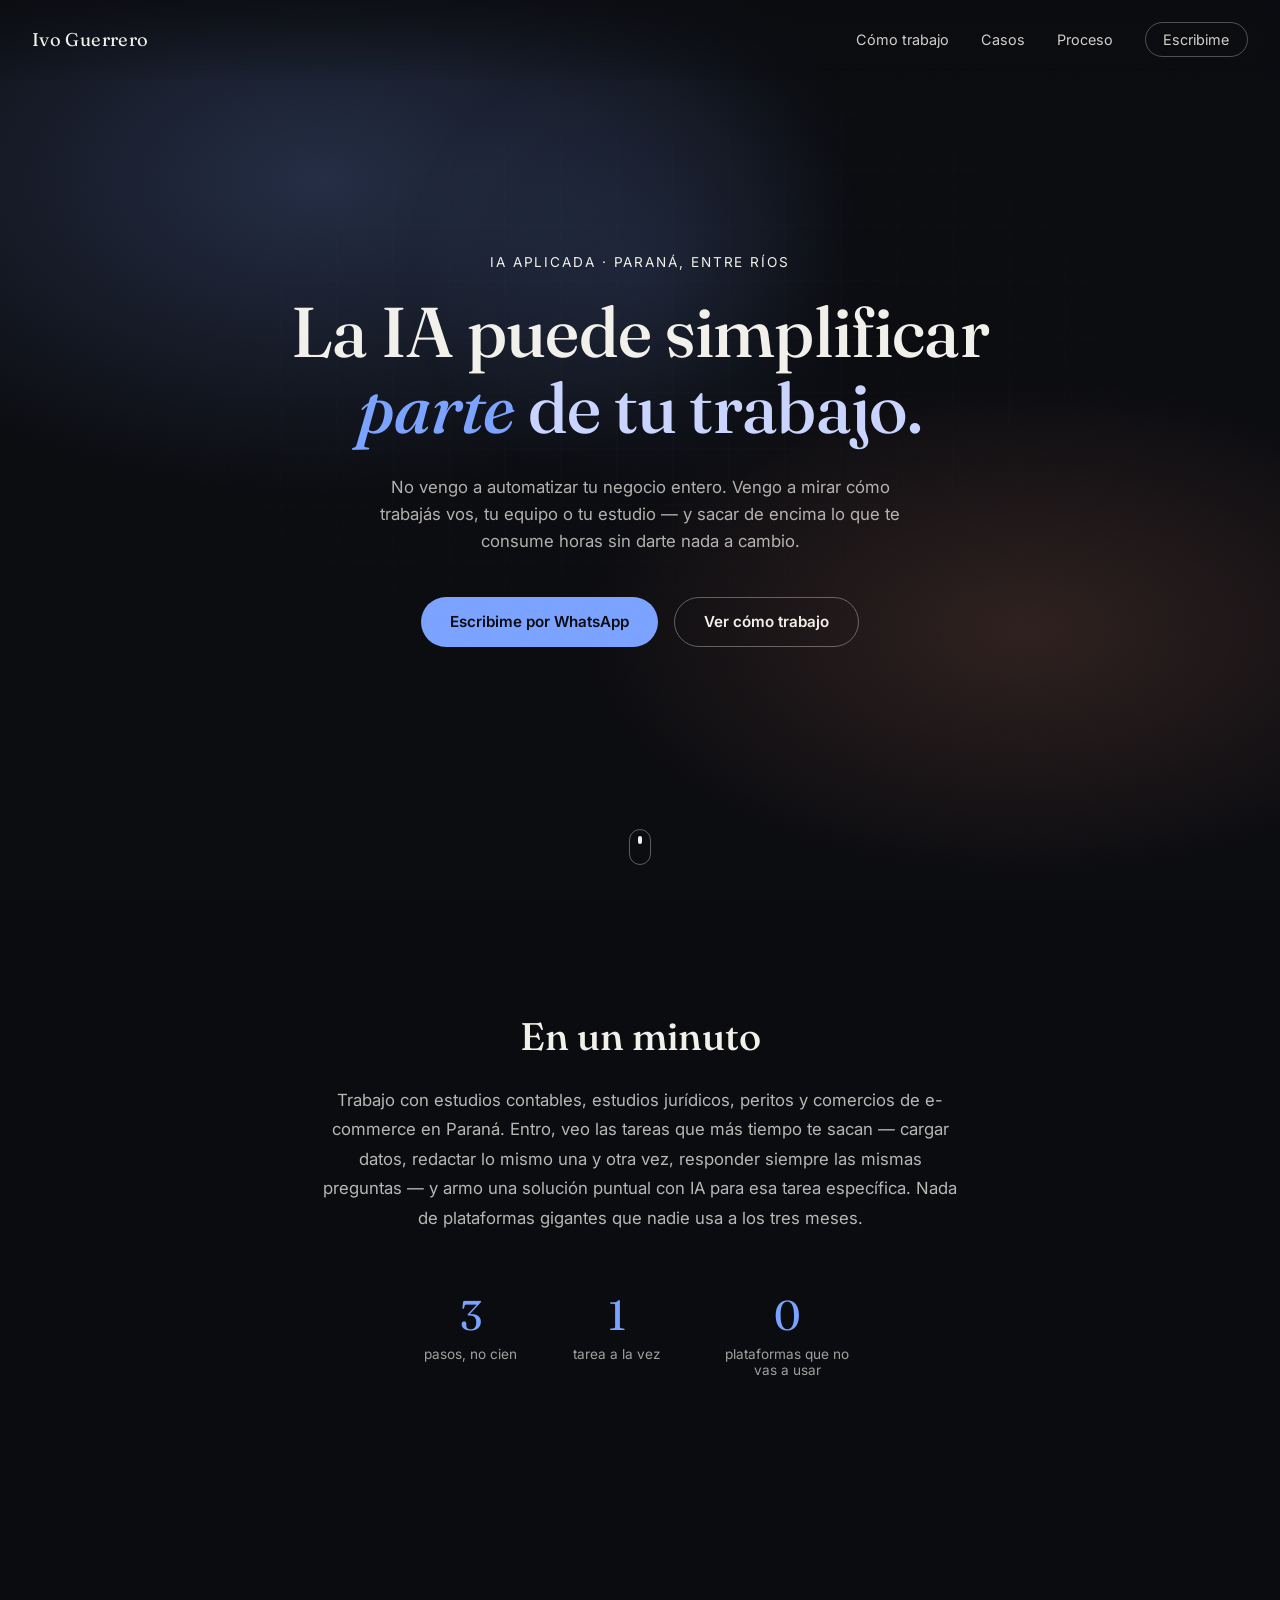
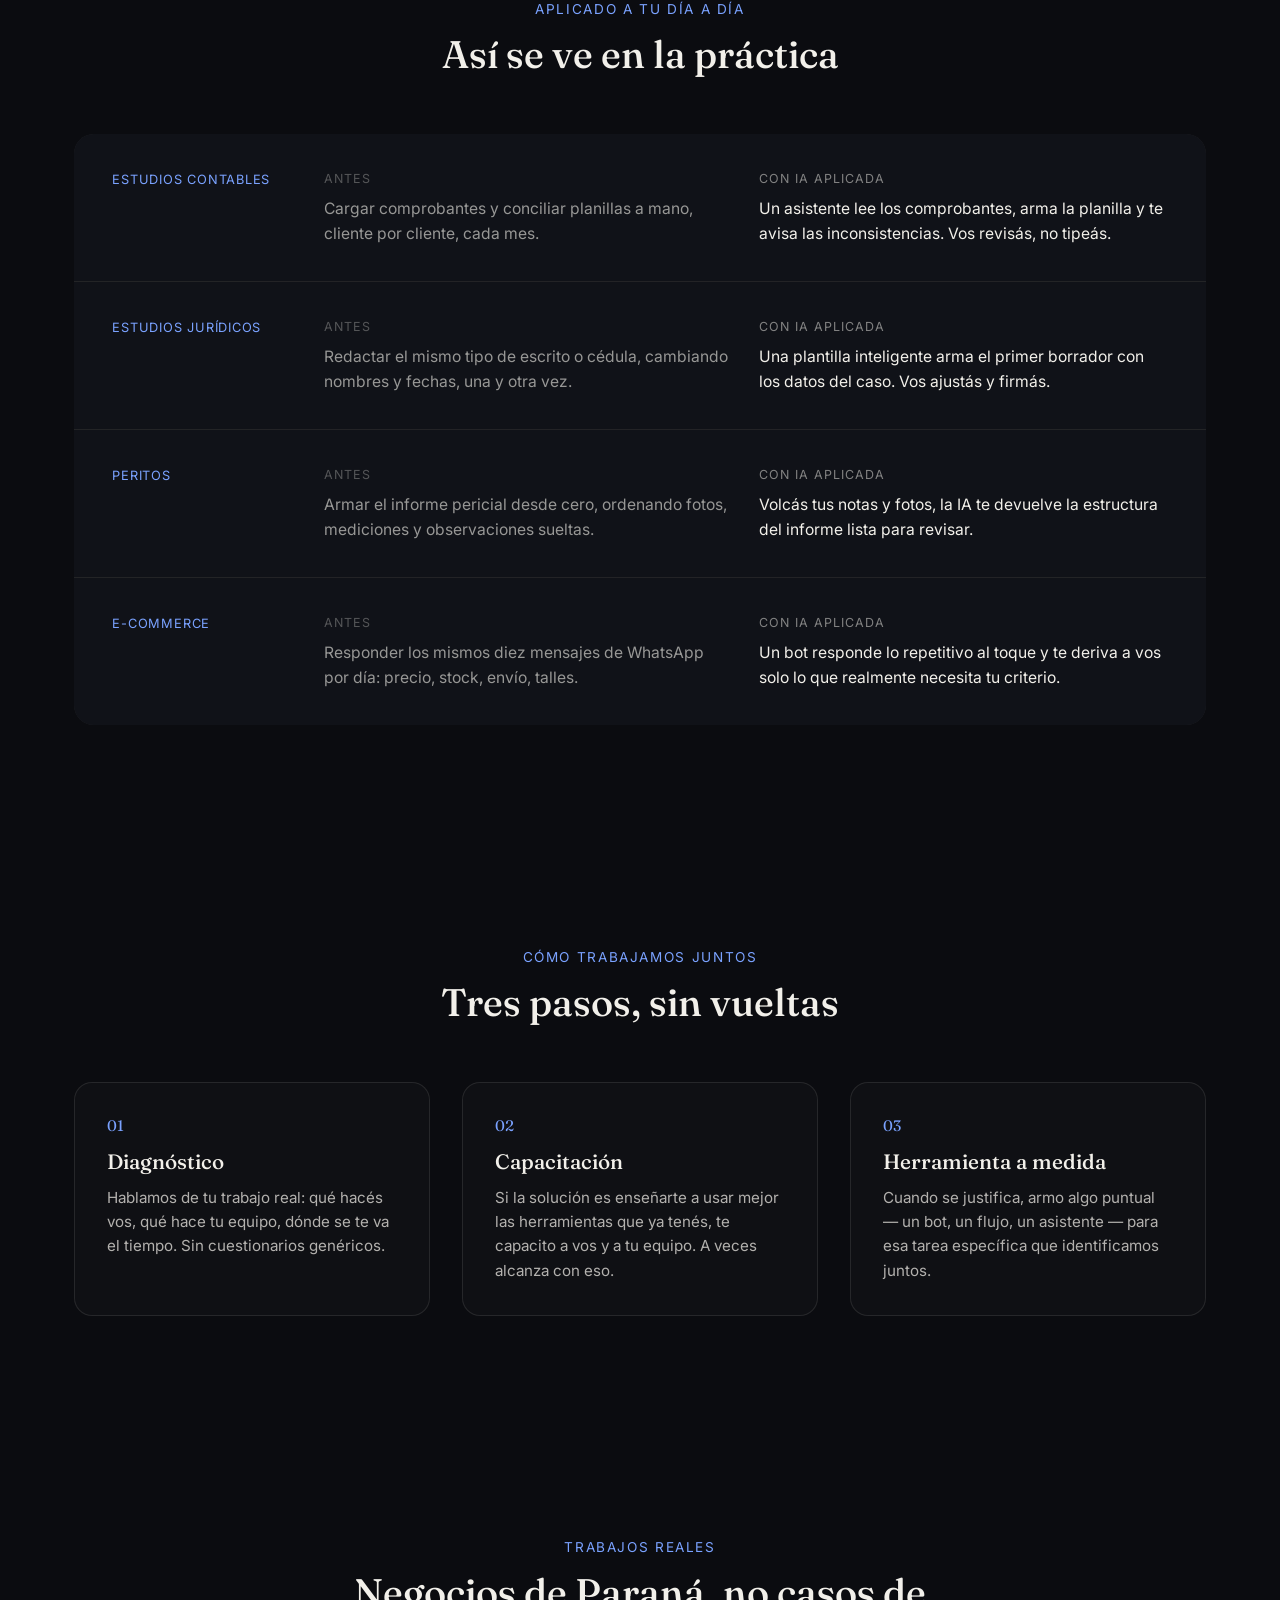
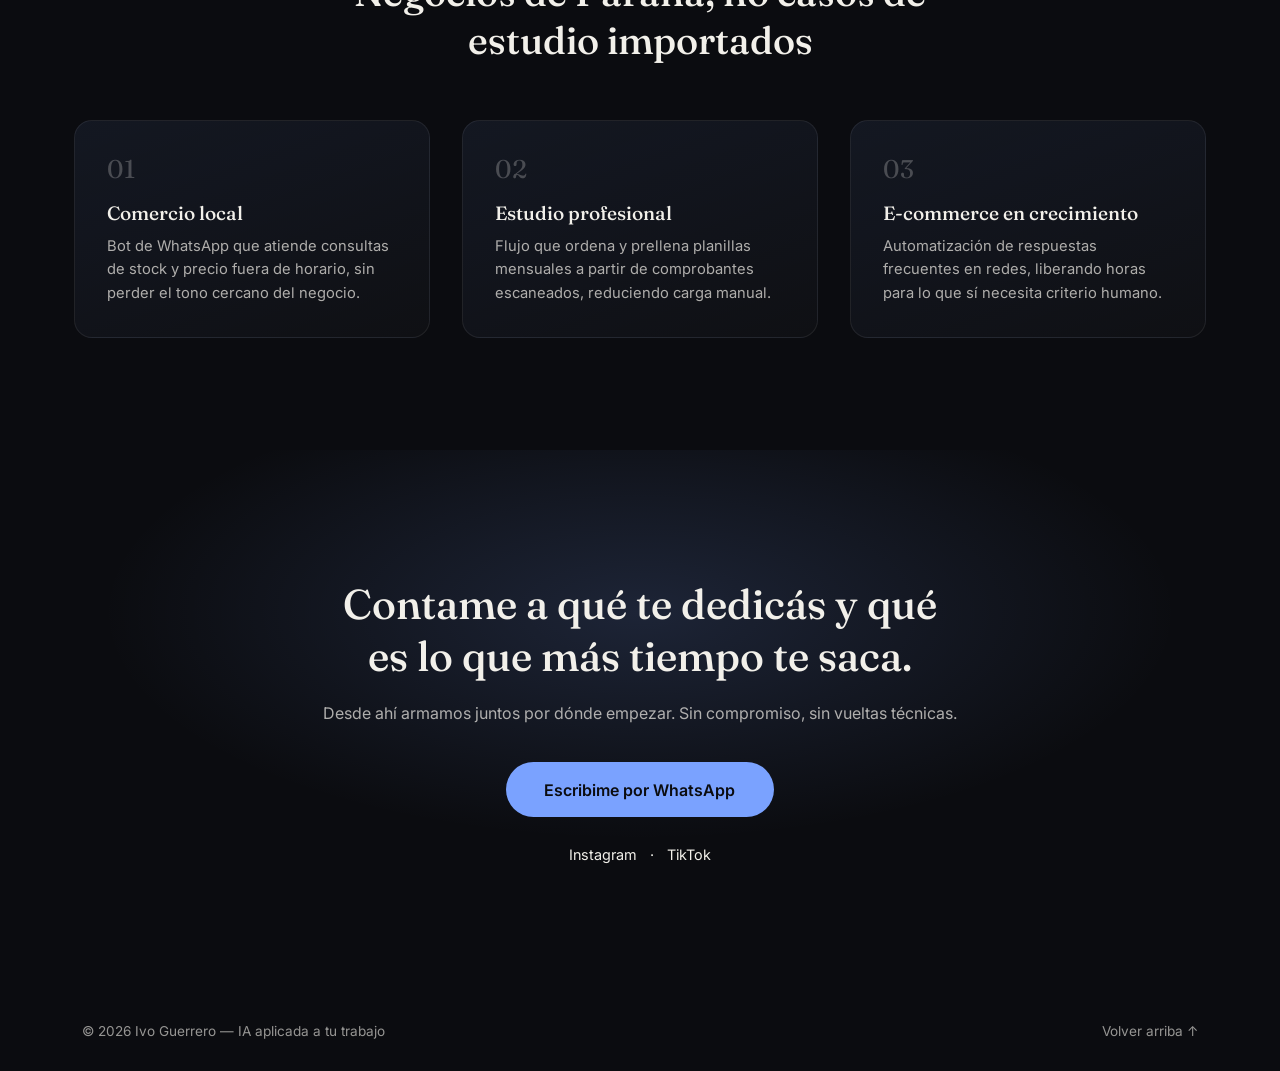
<file: ivo-guerrero-ia/index.html>
<!DOCTYPE html>
<html lang="es">
<head>
<meta charset="UTF-8">
<meta name="viewport" content="width=device-width, initial-scale=1.0">
<title>Ivo Guerrero — IA aplicada a tu trabajo</title>
<meta name="description" content="Consultoría de IA aplicada para estudios contables, jurídicos, peritajes y e-commerce en Paraná. Diagnóstico, capacitación y herramientas a medida.">
<link rel="icon" href="data:,">
<link rel="stylesheet" href="styles.css?v=20260831">
<link rel="preconnect" href="https://fonts.googleapis.com">
<link rel="preconnect" href="https://fonts.gstatic.com" crossorigin>
<link href="https://fonts.googleapis.com/css2?family=Inter:wght@400;500;600;700&family=Fraunces:opsz,wght@9..144,400;9..144,500;9..144,600&display=swap" rel="stylesheet">
</head>
<body>

<div id="splash" aria-hidden="true">
  <span class="splash-mark">IG</span>
</div>

<div class="grain" aria-hidden="true"></div>
<div class="cursor-glow" aria-hidden="true"></div>

<header class="site-header">
  <a href="#top" class="logo">Ivo Guerrero</a>
  <nav class="main-nav">
    <a href="#trabajo">Cómo trabajo</a>
    <a href="#casos">Casos</a>
    <a href="#proceso">Proceso</a>
    <a href="#contacto" class="nav-cta">Escribime</a>
  </nav>
  <button class="nav-toggle" aria-label="Abrir menú" aria-expanded="false">
    <span></span><span></span><span></span>
  </button>
</header>

<main id="top">

  <!-- HERO -->
  <section class="hero" id="hero">
    <div class="hero-gradient" aria-hidden="true"></div>
    <div class="hero-grid" aria-hidden="true"></div>
    <div class="hero-inner">
      <p class="hero-kicker reveal" data-split>IA aplicada · Paraná, Entre Ríos</p>
      <h1 class="hero-title">
        <span class="reveal" data-split>La IA puede simplificar</span>
        <span class="reveal accent" data-split><em>parte</em> de tu trabajo.</span>
      </h1>
      <p class="hero-sub reveal" data-split>
        No vengo a automatizar tu negocio entero. Vengo a mirar cómo trabajás vos,
        tu equipo o tu estudio — y sacar de encima lo que te consume horas sin darte nada a cambio.
      </p>
      <div class="hero-actions reveal" data-split>
        <a class="btn btn-primary" href="#contacto">Escribime por WhatsApp</a>
        <a class="btn btn-ghost" href="#trabajo">Ver cómo trabajo</a>
      </div>
    </div>
    <div class="hero-scroll-cue" aria-hidden="true"><span></span></div>
  </section>

  <!-- ONE MINUTE -->
  <section class="minute" id="minuto">
    <div class="minute-inner">
      <h2 class="reveal" data-split>En un minuto</h2>
      <p class="minute-lead reveal" data-split>
        Trabajo con estudios contables, estudios jurídicos, peritos y comercios de e-commerce
        en Paraná. Entro, veo las tareas que más tiempo te sacan — cargar datos, redactar lo mismo
        una y otra vez, responder siempre las mismas preguntas — y armo una solución puntual con IA
        para esa tarea específica. Nada de plataformas gigantes que nadie usa a los tres meses.
      </p>
      <div class="minute-stats">
        <div class="stat reveal" data-split>
          <span class="stat-num" data-count="3">0</span>
          <span class="stat-label">pasos, no cien</span>
        </div>
        <div class="stat reveal" data-split>
          <span class="stat-num" data-count="1">0</span>
          <span class="stat-label">tarea a la vez</span>
        </div>
        <div class="stat reveal" data-split>
          <span class="stat-num" data-count="0">0</span>
          <span class="stat-label">plataformas que no vas a usar</span>
        </div>
      </div>
    </div>
  </section>

  <!-- DAILY WORK / INDUSTRY SCENARIOS -->
  <section class="scenarios" id="trabajo">
    <div class="scenarios-head">
      <p class="eyebrow reveal" data-split>Aplicado a tu día a día</p>
      <h2 class="reveal" data-split>Así se ve en la práctica</h2>
    </div>

    <div class="scenario-list">

      <article class="scenario reveal" data-split data-tag="Estudios contables">
        <div class="scenario-tag">Estudios contables</div>
        <div class="scenario-body">
          <p class="before"><span>Antes</span>Cargar comprobantes y conciliar planillas a mano, cliente por cliente, cada mes.</p>
          <p class="after"><span>Con IA aplicada</span>Un asistente lee los comprobantes, arma la planilla y te avisa las inconsistencias. Vos revisás, no tipeás.</p>
        </div>
      </article>

      <article class="scenario reveal" data-split data-tag="Estudios jurídicos">
        <div class="scenario-tag">Estudios jurídicos</div>
        <div class="scenario-body">
          <p class="before"><span>Antes</span>Redactar el mismo tipo de escrito o cédula, cambiando nombres y fechas, una y otra vez.</p>
          <p class="after"><span>Con IA aplicada</span>Una plantilla inteligente arma el primer borrador con los datos del caso. Vos ajustás y firmás.</p>
        </div>
      </article>

      <article class="scenario reveal" data-split data-tag="Peritos">
        <div class="scenario-tag">Peritos</div>
        <div class="scenario-body">
          <p class="before"><span>Antes</span>Armar el informe pericial desde cero, ordenando fotos, mediciones y observaciones sueltas.</p>
          <p class="after"><span>Con IA aplicada</span>Volcás tus notas y fotos, la IA te devuelve la estructura del informe lista para revisar.</p>
        </div>
      </article>

      <article class="scenario reveal" data-split data-tag="E-commerce">
        <div class="scenario-tag">E-commerce</div>
        <div class="scenario-body">
          <p class="before"><span>Antes</span>Responder los mismos diez mensajes de WhatsApp por día: precio, stock, envío, talles.</p>
          <p class="after"><span>Con IA aplicada</span>Un bot responde lo repetitivo al toque y te deriva a vos solo lo que realmente necesita tu criterio.</p>
        </div>
      </article>

    </div>
  </section>

  <!-- PROCESS -->
  <section class="process" id="proceso">
    <div class="process-head">
      <p class="eyebrow reveal" data-split>Cómo trabajamos juntos</p>
      <h2 class="reveal" data-split>Tres pasos, sin vueltas</h2>
    </div>
    <div class="process-steps">
      <div class="step reveal" data-split>
        <span class="step-num">01</span>
        <h3>Diagnóstico</h3>
        <p>Hablamos de tu trabajo real: qué hacés vos, qué hace tu equipo, dónde se te va el tiempo. Sin cuestionarios genéricos.</p>
      </div>
      <div class="step reveal" data-split>
        <span class="step-num">02</span>
        <h3>Capacitación</h3>
        <p>Si la solución es enseñarte a usar mejor las herramientas que ya tenés, te capacito a vos y a tu equipo. A veces alcanza con eso.</p>
      </div>
      <div class="step reveal" data-split>
        <span class="step-num">03</span>
        <h3>Herramienta a medida</h3>
        <p>Cuando se justifica, armo algo puntual — un bot, un flujo, un asistente — para esa tarea específica que identificamos juntos.</p>
      </div>
    </div>
  </section>

  <!-- CASES -->
  <section class="cases" id="casos">
    <div class="cases-head">
      <p class="eyebrow reveal" data-split>Trabajos reales</p>
      <h2 class="reveal" data-split>Negocios de Paraná, no casos de estudio importados</h2>
    </div>
    <div class="cases-grid">
      <div class="case reveal" data-split>
        <div class="case-mark" aria-hidden="true">01</div>
        <h3>Comercio local</h3>
        <p>Bot de WhatsApp que atiende consultas de stock y precio fuera de horario, sin perder el tono cercano del negocio.</p>
      </div>
      <div class="case reveal" data-split>
        <div class="case-mark" aria-hidden="true">02</div>
        <h3>Estudio profesional</h3>
        <p>Flujo que ordena y prellena planillas mensuales a partir de comprobantes escaneados, reduciendo carga manual.</p>
      </div>
      <div class="case reveal" data-split>
        <div class="case-mark" aria-hidden="true">03</div>
        <h3>E-commerce en crecimiento</h3>
        <p>Automatización de respuestas frecuentes en redes, liberando horas para lo que sí necesita criterio humano.</p>
      </div>
    </div>
  </section>

  <!-- CTA / CONTACT -->
  <section class="cta" id="contacto">
    <div class="cta-gradient" aria-hidden="true"></div>
    <div class="cta-inner">
      <h2 class="reveal" data-split>Contame a qué te dedicás y qué es lo que más tiempo te saca.</h2>
      <p class="cta-sub reveal" data-split>Desde ahí armamos juntos por dónde empezar. Sin compromiso, sin vueltas técnicas.</p>
      <a class="btn btn-primary btn-lg reveal" data-split href="https://wa.me/5493434000000?text=Hola%20Ivo%2C%20quiero%20contarte%20en%20qu%C3%A9%20trabajo%20y%20qu%C3%A9%20tarea%20me%20consume%20m%C3%A1s%20tiempo." target="_blank" rel="noopener">
        Escribime por WhatsApp
      </a>
      <div class="cta-socials reveal" data-split>
        <a href="https://instagram.com/ivoguerrero.ia" target="_blank" rel="noopener">Instagram</a>
        <span aria-hidden="true">·</span>
        <a href="https://tiktok.com/@ivoguerrero.ia" target="_blank" rel="noopener">TikTok</a>
      </div>
    </div>
  </section>

</main>

<footer class="site-footer">
  <span>© <span id="year"></span> Ivo Guerrero — IA aplicada a tu trabajo</span>
  <a href="#top">Volver arriba ↑</a>
</footer>

<script src="lib/gsap.min.js" defer></script>
<script src="lib/ScrollTrigger.min.js" defer></script>
<script src="main.js?v=20260831" defer></script>
</body>
</html>
</file>
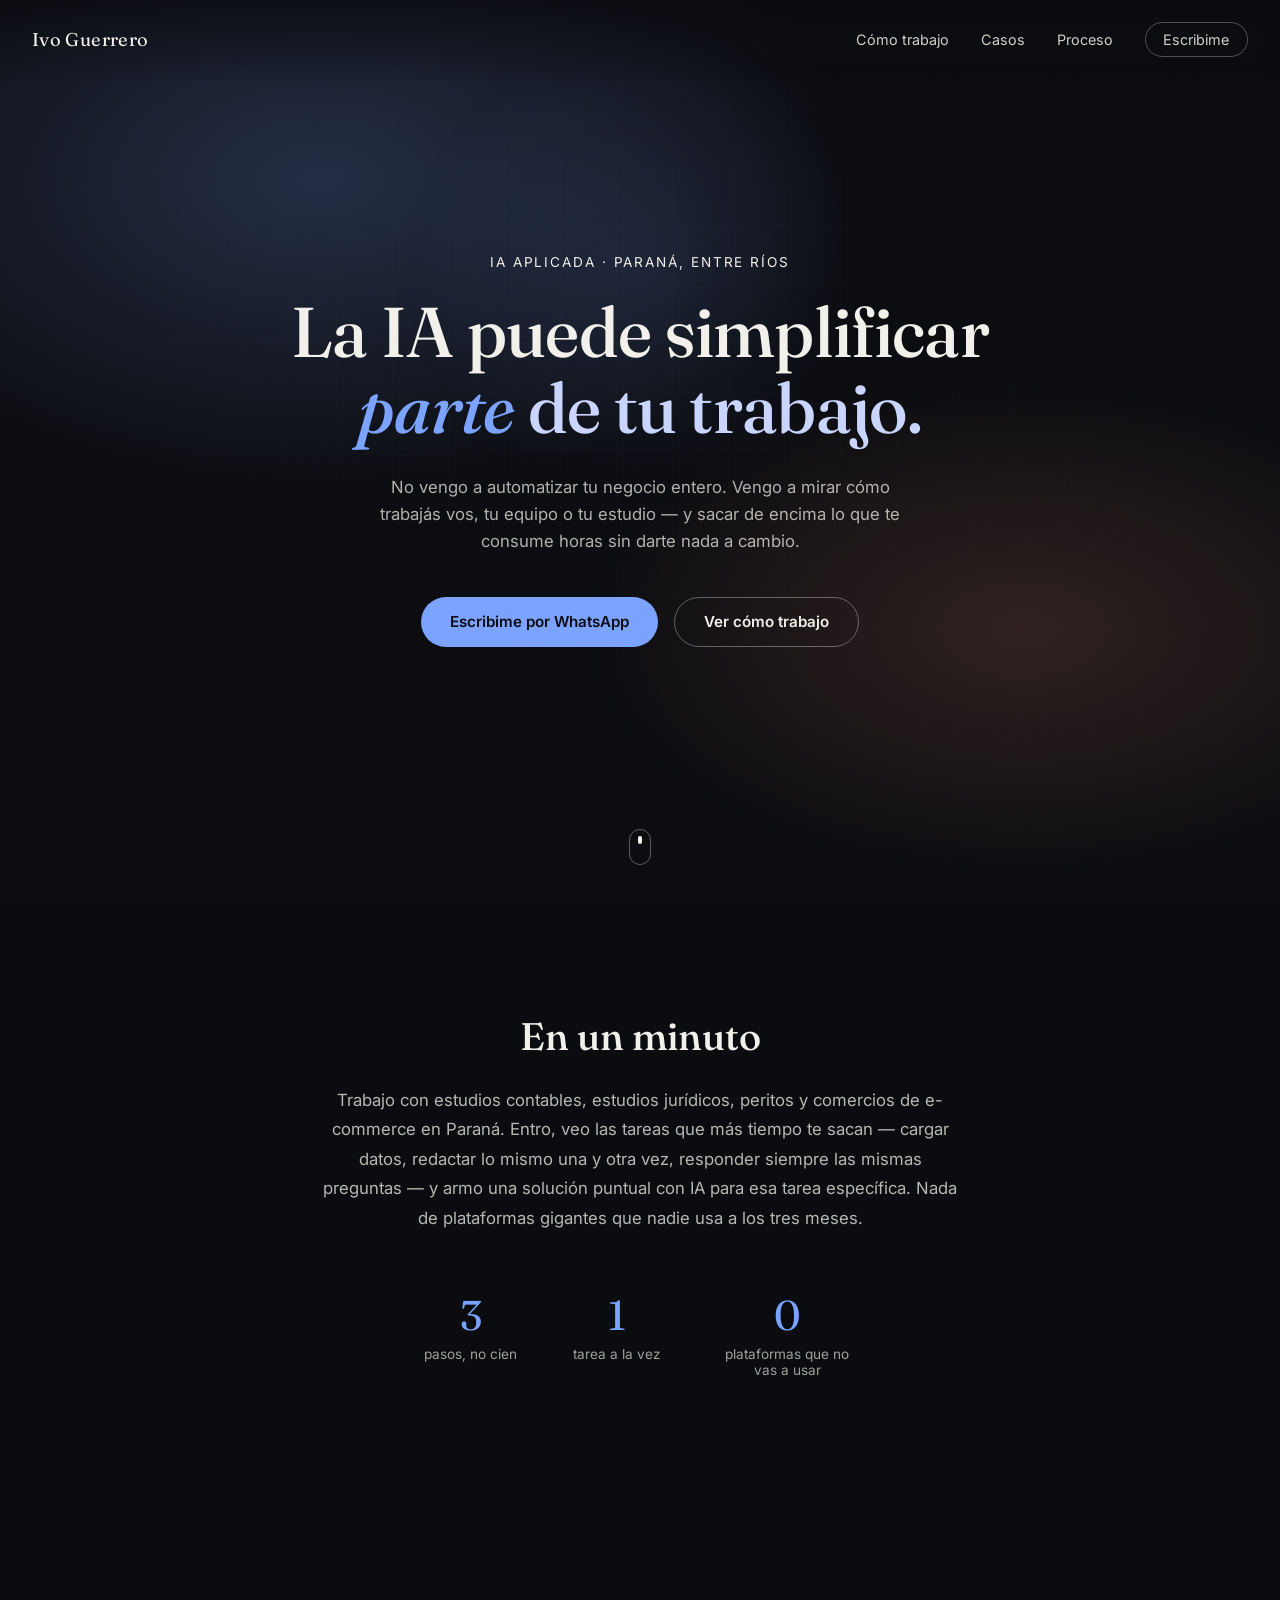
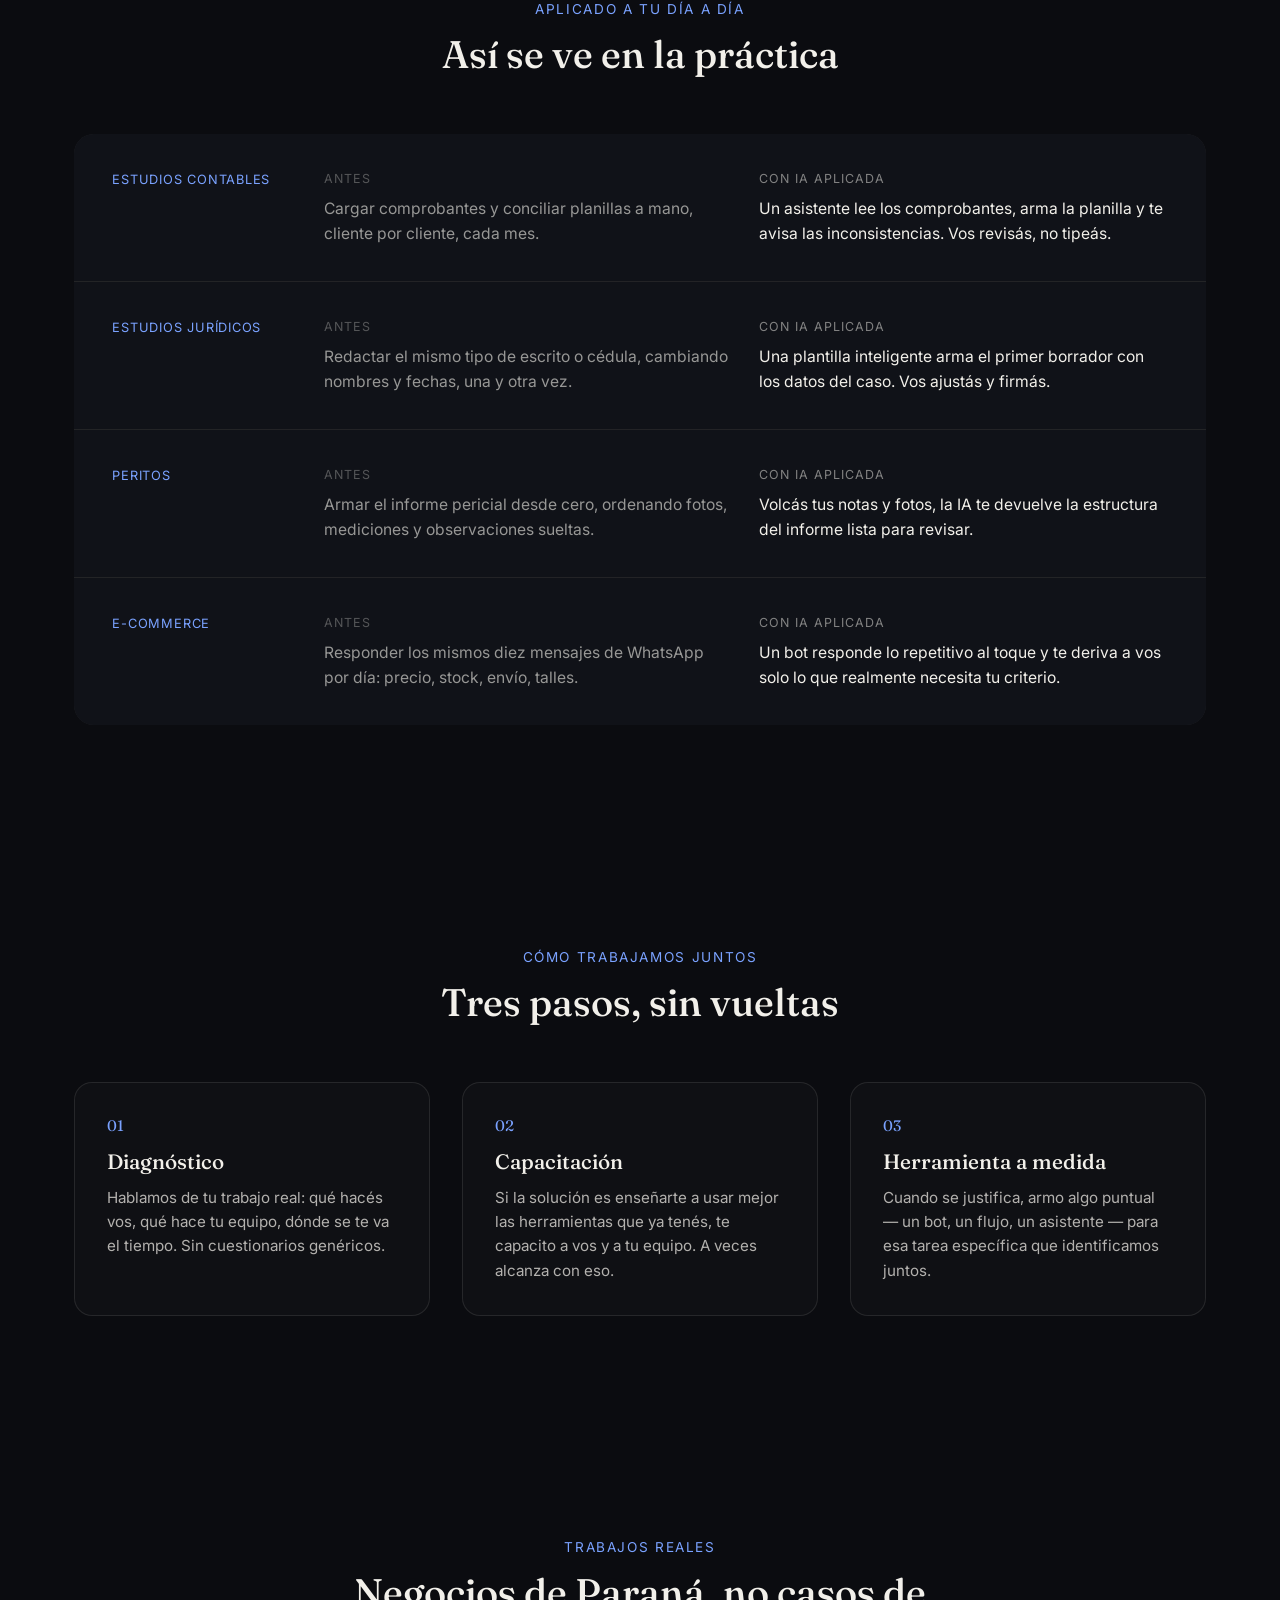
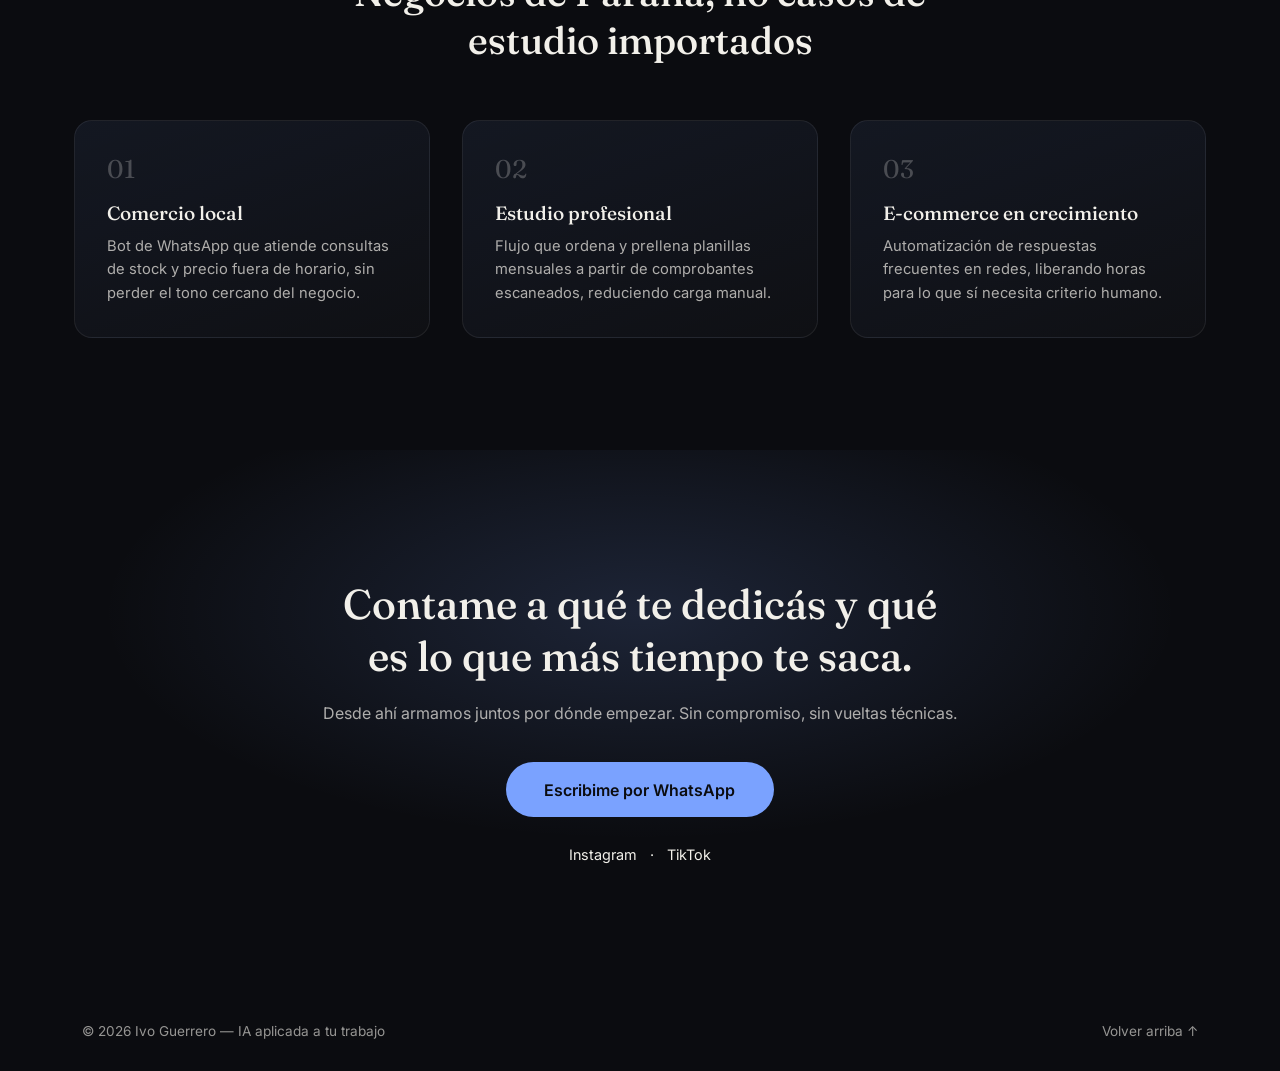
<file: ivo-guerrero-ia/index.standalone.html>
<!DOCTYPE html>
<html lang="es">
<head>
<meta charset="UTF-8">
<meta name="viewport" content="width=device-width, initial-scale=1.0">
<title>Ivo Guerrero — IA aplicada a tu trabajo</title>
<meta name="description" content="Consultoría de IA aplicada para estudios contables, jurídicos, peritajes y e-commerce en Paraná. Diagnóstico, capacitación y herramientas a medida.">
<link rel="icon" href="data:,">
<style>
/* ============ RESET & BASE ============ */
*, *::before, *::after { box-sizing: border-box; }
html { scroll-behavior: smooth; }
body {
  margin: 0;
  font-family: 'Inter', -apple-system, BlinkMacSystemFont, sans-serif;
  background: #0b0c10;
  color: #f2f0ea;
  overflow-x: hidden;
  -webkit-font-smoothing: antialiased;
}
img { max-width: 100%; display: block; }
a { color: inherit; text-decoration: none; }
h1, h2, h3 { font-family: 'Fraunces', Georgia, serif; margin: 0; font-weight: 500; }
p { margin: 0; }
section { position: relative; padding: 7rem 1.5rem; max-width: 1180px; margin: 0 auto; }

/* Defensive: reveal elements must be visible even if JS fails or is stale-cached */
.reveal[data-split] { opacity: 1; transform: none; }

/* ============ SPLASH ============ */
#splash {
  position: fixed; inset: 0; z-index: 9999;
  background: #0b0c10;
  display: flex; align-items: center; justify-content: center;
  animation: splash-out 0.6s ease 1.2s forwards;
}
.splash-mark {
  font-family: 'Fraunces', serif;
  font-size: 2rem;
  color: #f2f0ea;
  letter-spacing: 0.15em;
  opacity: 0;
  animation: splash-in 0.6s ease 0.1s forwards;
}
@keyframes splash-in { to { opacity: 1; } }
@keyframes splash-out { to { opacity: 0; visibility: hidden; pointer-events: none; } }

/* ============ GRAIN + CURSOR GLOW ============ */
.grain {
  position: fixed; inset: 0; pointer-events: none; z-index: 2;
  opacity: 0.035; mix-blend-mode: overlay;
  background-image: url("data:image/svg+xml,%3Csvg xmlns='http://www.w3.org/2000/svg' width='120' height='120'%3E%3Cfilter id='n'%3E%3CfeTurbulence type='fractalNoise' baseFrequency='0.9' numOctaves='2' stitchTiles='stitch'/%3E%3C/filter%3E%3Crect width='100%25' height='100%25' filter='url(%23n)'/%3E%3C/svg%3E");
}
.cursor-glow {
  position: fixed; width: 480px; height: 480px; border-radius: 50%;
  background: radial-gradient(circle, rgba(122,162,255,0.10) 0%, rgba(122,162,255,0) 70%);
  pointer-events: none; z-index: 1; transform: translate(-50%, -50%);
  left: 50%; top: 30%;
  transition: left 0.5s cubic-bezier(.2,.7,.3,1), top 0.5s cubic-bezier(.2,.7,.3,1);
  will-change: left, top;
}
@media (hover: none) { .cursor-glow { display: none; } }

/* ============ HEADER ============ */
.site-header {
  position: fixed; top: 0; left: 0; right: 0; z-index: 100;
  display: flex; align-items: center; justify-content: space-between;
  padding: 1.4rem 2rem;
  backdrop-filter: blur(10px);
  background: linear-gradient(to bottom, rgba(11,12,16,0.75), transparent);
}
.logo { font-family: 'Fraunces', serif; font-size: 1.15rem; letter-spacing: 0.02em; }
.main-nav { display: flex; gap: 2rem; align-items: center; font-size: 0.9rem; }
.main-nav a { opacity: 0.85; transition: opacity 0.25s; }
.main-nav a:hover { opacity: 1; }
.nav-cta {
  border: 1px solid rgba(242,240,234,0.35);
  padding: 0.5rem 1.1rem; border-radius: 999px;
}
.nav-toggle { display: none; }

/* ============ HERO ============ */
.hero {
  min-height: 100vh; max-width: none; padding: 0 1.5rem;
  display: flex; flex-direction: column; align-items: center; justify-content: center;
  text-align: center; position: relative;
}
.hero-gradient {
  position: absolute; inset: 0; z-index: 0;
  background:
    radial-gradient(60% 50% at 25% 20%, rgba(122,162,255,0.22) 0%, rgba(122,162,255,0) 70%),
    radial-gradient(50% 40% at 80% 70%, rgba(255,150,120,0.15) 0%, rgba(255,150,120,0) 70%),
    #0b0c10;
}
.hero-grid {
  position: absolute; inset: 0; z-index: 0; opacity: 0.35;
  background-image:
    linear-gradient(rgba(242,240,234,0.05) 1px, transparent 1px),
    linear-gradient(90deg, rgba(242,240,234,0.05) 1px, transparent 1px);
  background-size: 56px 56px;
  mask-image: radial-gradient(ellipse 70% 60% at 50% 40%, black 20%, transparent 75%);
}
.hero-inner { position: relative; z-index: 1; max-width: 780px; }
.hero-kicker {
  font-size: 0.85rem; letter-spacing: 0.14em; text-transform: uppercase;
  opacity: 0.65; margin-bottom: 1.5rem; display: block;
}
.hero-title {
  font-size: clamp(2.4rem, 6vw, 4.4rem); line-height: 1.08; letter-spacing: -0.01em;
}
.hero-title span { display: block; }
.hero-title .accent { font-style: normal; color: #c9d4ff; }
.hero-title em { font-style: italic; color: #7aa2ff; }
.hero-sub {
  display: block; margin: 1.8rem auto 0; max-width: 540px;
  font-size: 1.05rem; line-height: 1.6; color: rgba(242,240,234,0.72);
}
.hero-actions { display: flex; gap: 1rem; justify-content: center; margin-top: 2.6rem; flex-wrap: wrap; }
.hero-scroll-cue {
  position: absolute; bottom: 2.2rem; left: 50%; transform: translateX(-50%);
  width: 22px; height: 36px; border: 1px solid rgba(242,240,234,0.35); border-radius: 20px;
  z-index: 1;
}
.hero-scroll-cue span {
  display: block; width: 4px; height: 8px; border-radius: 2px; background: #f2f0ea;
  margin: 6px auto 0; animation: cue 1.8s ease infinite;
}
@keyframes cue { 0%,100% { transform: translateY(0); opacity: 1; } 50% { transform: translateY(10px); opacity: 0.3; } }

/* ============ BUTTONS ============ */
.btn {
  display: inline-flex; align-items: center; justify-content: center;
  padding: 0.9rem 1.8rem; border-radius: 999px; font-size: 0.95rem; font-weight: 600;
  transition: transform 0.25s ease, background 0.25s ease, opacity 0.25s ease;
}
.btn-primary { background: #7aa2ff; color: #0b0c10; }
.btn-primary:hover { transform: translateY(-2px); background: #96b6ff; }
.btn-ghost { border: 1px solid rgba(242,240,234,0.35); }
.btn-ghost:hover { background: rgba(242,240,234,0.08); }
.btn-lg { padding: 1.1rem 2.4rem; font-size: 1rem; }

/* ============ MINUTE SECTION ============ */
.minute { text-align: center; }
.minute h2 { font-size: clamp(1.8rem, 3.5vw, 2.4rem); margin-bottom: 1.6rem; }
.minute-lead {
  display: block; max-width: 640px; margin: 0 auto; font-size: 1.05rem; line-height: 1.75;
  color: rgba(242,240,234,0.75);
}
.minute-stats {
  display: flex; justify-content: center; gap: 3.5rem; margin-top: 3.5rem; flex-wrap: wrap;
}
.stat { display: flex; flex-direction: column; align-items: center; }
.stat-num { font-family: 'Fraunces', serif; font-size: 2.6rem; color: #7aa2ff; }
.stat-label { font-size: 0.85rem; opacity: 0.65; margin-top: 0.3rem; max-width: 140px; text-align: center; }

/* ============ SCENARIOS ============ */
.scenarios-head, .process-head, .cases-head { text-align: center; margin-bottom: 3.5rem; }
.eyebrow { font-size: 0.85rem; letter-spacing: 0.12em; text-transform: uppercase; color: #7aa2ff; display: block; margin-bottom: 0.8rem; }
.scenarios-head h2, .process-head h2, .cases-head h2 { font-size: clamp(1.8rem, 3.5vw, 2.4rem); max-width: 640px; margin: 0 auto; }

.scenario-list { display: flex; flex-direction: column; gap: 1px; background: rgba(242,240,234,0.1); border-radius: 20px; overflow: hidden; }
.scenario {
  background: #101218; padding: 2.2rem 2.4rem; display: grid;
  grid-template-columns: 180px 1fr; gap: 2rem; align-items: start;
}
.scenario-tag {
  font-size: 0.8rem; letter-spacing: 0.06em; text-transform: uppercase;
  color: #7aa2ff; padding-top: 0.2rem;
}
.scenario-body { display: grid; grid-template-columns: 1fr 1fr; gap: 1.6rem; }
.scenario-body p { font-size: 0.98rem; line-height: 1.6; }
.scenario-body span { display: block; font-size: 0.78rem; text-transform: uppercase; letter-spacing: 0.08em; opacity: 0.5; margin-bottom: 0.4rem; }
.before { color: rgba(242,240,234,0.6); }
.after { color: #f2f0ea; }

/* ============ PROCESS ============ */
.process-steps { display: grid; grid-template-columns: repeat(3, 1fr); gap: 2rem; }
.step { padding: 2rem; border: 1px solid rgba(242,240,234,0.1); border-radius: 18px; background: rgba(242,240,234,0.02); }
.step-num { font-family: 'Fraunces', serif; font-size: 0.95rem; color: #7aa2ff; }
.step h3 { font-size: 1.3rem; margin: 0.9rem 0 0.7rem; }
.step p { font-size: 0.95rem; line-height: 1.6; color: rgba(242,240,234,0.72); }

/* ============ CASES ============ */
.cases-grid { display: grid; grid-template-columns: repeat(3, 1fr); gap: 2rem; }
.case { padding: 2rem; background: linear-gradient(160deg, rgba(122,162,255,0.08), rgba(255,255,255,0.02)); border-radius: 18px; border: 1px solid rgba(242,240,234,0.08); }
.case-mark { font-family: 'Fraunces', serif; font-size: 1.6rem; color: rgba(242,240,234,0.25); margin-bottom: 1rem; }
.case h3 { font-size: 1.2rem; margin-bottom: 0.6rem; }
.case p { font-size: 0.92rem; line-height: 1.6; color: rgba(242,240,234,0.7); }

/* ============ CTA ============ */
.cta { max-width: none; text-align: center; padding: 8rem 1.5rem; overflow: hidden; }
.cta-gradient {
  position: absolute; inset: 0; z-index: 0;
  background: radial-gradient(60% 60% at 50% 30%, rgba(122,162,255,0.16) 0%, rgba(122,162,255,0) 70%), #0b0c10;
}
.cta-inner { position: relative; z-index: 1; max-width: 640px; margin: 0 auto; }
.cta-inner h2 { font-size: clamp(1.8rem, 4vw, 2.6rem); line-height: 1.25; }
.cta-sub { display: block; margin: 1.3rem 0 2.4rem; color: rgba(242,240,234,0.7); font-size: 1rem; }
.cta-socials { display: flex; gap: 0.8rem; justify-content: center; margin-top: 1.8rem; font-size: 0.9rem; opacity: 0.75; }
.cta-socials a:hover { color: #7aa2ff; }

/* ============ FOOTER ============ */
.site-footer {
  display: flex; justify-content: space-between; padding: 2rem; font-size: 0.85rem;
  opacity: 0.6; max-width: 1180px; margin: 0 auto;
}
.site-footer a:hover { opacity: 0.8; }

/* ============ REVEAL ANIMATION HOOK (JS enhances, CSS keeps safe default) ============ */
.reveal { will-change: transform, opacity; }

/* ============ RESPONSIVE ============ */
@media (max-width: 860px) {
  .main-nav { position: fixed; top: 0; right: -100%; height: 100vh; width: 78%; max-width: 320px;
    background: #101218; flex-direction: column; justify-content: center; align-items: flex-start;
    padding: 2rem; gap: 1.6rem; transition: right 0.35s ease; }
  .main-nav.open { right: 0; }
  .nav-toggle { display: flex; flex-direction: column; gap: 5px; z-index: 110; background: none; border: none; cursor: pointer; padding: 0.4rem; }
  .nav-toggle span { width: 22px; height: 2px; background: #f2f0ea; }
  .scenario { grid-template-columns: 1fr; gap: 1rem; }
  .scenario-body { grid-template-columns: 1fr; }
  .process-steps, .cases-grid { grid-template-columns: 1fr; }
  .minute-stats { gap: 2rem; }
  section { padding: 4.5rem 1.25rem; }
}

</style>
<link rel="preconnect" href="https://fonts.googleapis.com">
<link rel="preconnect" href="https://fonts.gstatic.com" crossorigin>
<link href="https://fonts.googleapis.com/css2?family=Inter:wght@400;500;600;700&family=Fraunces:opsz,wght@9..144,400;9..144,500;9..144,600&display=swap" rel="stylesheet">
</head>
<body>

<div id="splash" aria-hidden="true">
  <span class="splash-mark">IG</span>
</div>

<div class="grain" aria-hidden="true"></div>
<div class="cursor-glow" aria-hidden="true"></div>

<header class="site-header">
  <a href="#top" class="logo">Ivo Guerrero</a>
  <nav class="main-nav">
    <a href="#trabajo">Cómo trabajo</a>
    <a href="#casos">Casos</a>
    <a href="#proceso">Proceso</a>
    <a href="#contacto" class="nav-cta">Escribime</a>
  </nav>
  <button class="nav-toggle" aria-label="Abrir menú" aria-expanded="false">
    <span></span><span></span><span></span>
  </button>
</header>

<main id="top">

  <!-- HERO -->
  <section class="hero" id="hero">
    <div class="hero-gradient" aria-hidden="true"></div>
    <div class="hero-grid" aria-hidden="true"></div>
    <div class="hero-inner">
      <p class="hero-kicker reveal" data-split>IA aplicada · Paraná, Entre Ríos</p>
      <h1 class="hero-title">
        <span class="reveal" data-split>La IA puede simplificar</span>
        <span class="reveal accent" data-split><em>parte</em> de tu trabajo.</span>
      </h1>
      <p class="hero-sub reveal" data-split>
        No vengo a automatizar tu negocio entero. Vengo a mirar cómo trabajás vos,
        tu equipo o tu estudio — y sacar de encima lo que te consume horas sin darte nada a cambio.
      </p>
      <div class="hero-actions reveal" data-split>
        <a class="btn btn-primary" href="#contacto">Escribime por WhatsApp</a>
        <a class="btn btn-ghost" href="#trabajo">Ver cómo trabajo</a>
      </div>
    </div>
    <div class="hero-scroll-cue" aria-hidden="true"><span></span></div>
  </section>

  <!-- ONE MINUTE -->
  <section class="minute" id="minuto">
    <div class="minute-inner">
      <h2 class="reveal" data-split>En un minuto</h2>
      <p class="minute-lead reveal" data-split>
        Trabajo con estudios contables, estudios jurídicos, peritos y comercios de e-commerce
        en Paraná. Entro, veo las tareas que más tiempo te sacan — cargar datos, redactar lo mismo
        una y otra vez, responder siempre las mismas preguntas — y armo una solución puntual con IA
        para esa tarea específica. Nada de plataformas gigantes que nadie usa a los tres meses.
      </p>
      <div class="minute-stats">
        <div class="stat reveal" data-split>
          <span class="stat-num" data-count="3">0</span>
          <span class="stat-label">pasos, no cien</span>
        </div>
        <div class="stat reveal" data-split>
          <span class="stat-num" data-count="1">0</span>
          <span class="stat-label">tarea a la vez</span>
        </div>
        <div class="stat reveal" data-split>
          <span class="stat-num" data-count="0">0</span>
          <span class="stat-label">plataformas que no vas a usar</span>
        </div>
      </div>
    </div>
  </section>

  <!-- DAILY WORK / INDUSTRY SCENARIOS -->
  <section class="scenarios" id="trabajo">
    <div class="scenarios-head">
      <p class="eyebrow reveal" data-split>Aplicado a tu día a día</p>
      <h2 class="reveal" data-split>Así se ve en la práctica</h2>
    </div>

    <div class="scenario-list">

      <article class="scenario reveal" data-split data-tag="Estudios contables">
        <div class="scenario-tag">Estudios contables</div>
        <div class="scenario-body">
          <p class="before"><span>Antes</span>Cargar comprobantes y conciliar planillas a mano, cliente por cliente, cada mes.</p>
          <p class="after"><span>Con IA aplicada</span>Un asistente lee los comprobantes, arma la planilla y te avisa las inconsistencias. Vos revisás, no tipeás.</p>
        </div>
      </article>

      <article class="scenario reveal" data-split data-tag="Estudios jurídicos">
        <div class="scenario-tag">Estudios jurídicos</div>
        <div class="scenario-body">
          <p class="before"><span>Antes</span>Redactar el mismo tipo de escrito o cédula, cambiando nombres y fechas, una y otra vez.</p>
          <p class="after"><span>Con IA aplicada</span>Una plantilla inteligente arma el primer borrador con los datos del caso. Vos ajustás y firmás.</p>
        </div>
      </article>

      <article class="scenario reveal" data-split data-tag="Peritos">
        <div class="scenario-tag">Peritos</div>
        <div class="scenario-body">
          <p class="before"><span>Antes</span>Armar el informe pericial desde cero, ordenando fotos, mediciones y observaciones sueltas.</p>
          <p class="after"><span>Con IA aplicada</span>Volcás tus notas y fotos, la IA te devuelve la estructura del informe lista para revisar.</p>
        </div>
      </article>

      <article class="scenario reveal" data-split data-tag="E-commerce">
        <div class="scenario-tag">E-commerce</div>
        <div class="scenario-body">
          <p class="before"><span>Antes</span>Responder los mismos diez mensajes de WhatsApp por día: precio, stock, envío, talles.</p>
          <p class="after"><span>Con IA aplicada</span>Un bot responde lo repetitivo al toque y te deriva a vos solo lo que realmente necesita tu criterio.</p>
        </div>
      </article>

    </div>
  </section>

  <!-- PROCESS -->
  <section class="process" id="proceso">
    <div class="process-head">
      <p class="eyebrow reveal" data-split>Cómo trabajamos juntos</p>
      <h2 class="reveal" data-split>Tres pasos, sin vueltas</h2>
    </div>
    <div class="process-steps">
      <div class="step reveal" data-split>
        <span class="step-num">01</span>
        <h3>Diagnóstico</h3>
        <p>Hablamos de tu trabajo real: qué hacés vos, qué hace tu equipo, dónde se te va el tiempo. Sin cuestionarios genéricos.</p>
      </div>
      <div class="step reveal" data-split>
        <span class="step-num">02</span>
        <h3>Capacitación</h3>
        <p>Si la solución es enseñarte a usar mejor las herramientas que ya tenés, te capacito a vos y a tu equipo. A veces alcanza con eso.</p>
      </div>
      <div class="step reveal" data-split>
        <span class="step-num">03</span>
        <h3>Herramienta a medida</h3>
        <p>Cuando se justifica, armo algo puntual — un bot, un flujo, un asistente — para esa tarea específica que identificamos juntos.</p>
      </div>
    </div>
  </section>

  <!-- CASES -->
  <section class="cases" id="casos">
    <div class="cases-head">
      <p class="eyebrow reveal" data-split>Trabajos reales</p>
      <h2 class="reveal" data-split>Negocios de Paraná, no casos de estudio importados</h2>
    </div>
    <div class="cases-grid">
      <div class="case reveal" data-split>
        <div class="case-mark" aria-hidden="true">01</div>
        <h3>Comercio local</h3>
        <p>Bot de WhatsApp que atiende consultas de stock y precio fuera de horario, sin perder el tono cercano del negocio.</p>
      </div>
      <div class="case reveal" data-split>
        <div class="case-mark" aria-hidden="true">02</div>
        <h3>Estudio profesional</h3>
        <p>Flujo que ordena y prellena planillas mensuales a partir de comprobantes escaneados, reduciendo carga manual.</p>
      </div>
      <div class="case reveal" data-split>
        <div class="case-mark" aria-hidden="true">03</div>
        <h3>E-commerce en crecimiento</h3>
        <p>Automatización de respuestas frecuentes en redes, liberando horas para lo que sí necesita criterio humano.</p>
      </div>
    </div>
  </section>

  <!-- CTA / CONTACT -->
  <section class="cta" id="contacto">
    <div class="cta-gradient" aria-hidden="true"></div>
    <div class="cta-inner">
      <h2 class="reveal" data-split>Contame a qué te dedicás y qué es lo que más tiempo te saca.</h2>
      <p class="cta-sub reveal" data-split>Desde ahí armamos juntos por dónde empezar. Sin compromiso, sin vueltas técnicas.</p>
      <a class="btn btn-primary btn-lg reveal" data-split href="https://wa.me/5493434000000?text=Hola%20Ivo%2C%20quiero%20contarte%20en%20qu%C3%A9%20trabajo%20y%20qu%C3%A9%20tarea%20me%20consume%20m%C3%A1s%20tiempo." target="_blank" rel="noopener">
        Escribime por WhatsApp
      </a>
      <div class="cta-socials reveal" data-split>
        <a href="https://instagram.com/ivoguerrero.ia" target="_blank" rel="noopener">Instagram</a>
        <span aria-hidden="true">·</span>
        <a href="https://tiktok.com/@ivoguerrero.ia" target="_blank" rel="noopener">TikTok</a>
      </div>
    </div>
  </section>

</main>

<footer class="site-footer">
  <span>© <span id="year"></span> Ivo Guerrero — IA aplicada a tu trabajo</span>
  <a href="#top">Volver arriba ↑</a>
</footer>

<script>
/*!
 * GSAP 3.12.5
 * https://gsap.com
 * 
 * @license Copyright 2024, GreenSock. All rights reserved.
 * Subject to the terms at https://gsap.com/standard-license or for Club GSAP members, the agreement issued with that membership.
 * @author: Jack Doyle, jack@greensock.com
 */

!function(t,e){"object"==typeof exports&&"undefined"!=typeof module?e(exports):"function"==typeof define&&define.amd?define(["exports"],e):e((t=t||self).window=t.window||{})}(this,function(e){"use strict";function _inheritsLoose(t,e){t.prototype=Object.create(e.prototype),(t.prototype.constructor=t).__proto__=e}function _assertThisInitialized(t){if(void 0===t)throw new ReferenceError("this hasn't been initialised - super() hasn't been called");return t}function r(t){return"string"==typeof t}function s(t){return"function"==typeof t}function t(t){return"number"==typeof t}function u(t){return void 0===t}function v(t){return"object"==typeof t}function w(t){return!1!==t}function x(){return"undefined"!=typeof window}function y(t){return s(t)||r(t)}function P(t){return(i=yt(t,ot))&&ze}function Q(t,e){return console.warn("Invalid property",t,"set to",e,"Missing plugin? gsap.registerPlugin()")}function R(t,e){return!e&&console.warn(t)}function S(t,e){return t&&(ot[t]=e)&&i&&(i[t]=e)||ot}function T(){return 0}function ea(t){var e,r,i=t[0];if(v(i)||s(i)||(t=[t]),!(e=(i._gsap||{}).harness)){for(r=gt.length;r--&&!gt[r].targetTest(i););e=gt[r]}for(r=t.length;r--;)t[r]&&(t[r]._gsap||(t[r]._gsap=new Vt(t[r],e)))||t.splice(r,1);return t}function fa(t){return t._gsap||ea(Mt(t))[0]._gsap}function ga(t,e,r){return(r=t[e])&&s(r)?t[e]():u(r)&&t.getAttribute&&t.getAttribute(e)||r}function ha(t,e){return(t=t.split(",")).forEach(e)||t}function ia(t){return Math.round(1e5*t)/1e5||0}function ja(t){return Math.round(1e7*t)/1e7||0}function ka(t,e){var r=e.charAt(0),i=parseFloat(e.substr(2));return t=parseFloat(t),"+"===r?t+i:"-"===r?t-i:"*"===r?t*i:t/i}function la(t,e){for(var r=e.length,i=0;t.indexOf(e[i])<0&&++i<r;);return i<r}function ma(){var t,e,r=dt.length,i=dt.slice(0);for(ct={},t=dt.length=0;t<r;t++)(e=i[t])&&e._lazy&&(e.render(e._lazy[0],e._lazy[1],!0)._lazy=0)}function na(t,e,r,i){dt.length&&!L&&ma(),t.render(e,r,i||L&&e<0&&(t._initted||t._startAt)),dt.length&&!L&&ma()}function oa(t){var e=parseFloat(t);return(e||0===e)&&(t+"").match(at).length<2?e:r(t)?t.trim():t}function pa(t){return t}function qa(t,e){for(var r in e)r in t||(t[r]=e[r]);return t}function ta(t,e){for(var r in e)"__proto__"!==r&&"constructor"!==r&&"prototype"!==r&&(t[r]=v(e[r])?ta(t[r]||(t[r]={}),e[r]):e[r]);return t}function ua(t,e){var r,i={};for(r in t)r in e||(i[r]=t[r]);return i}function va(t){var e=t.parent||I,r=t.keyframes?function _setKeyframeDefaults(i){return function(t,e){for(var r in e)r in t||"duration"===r&&i||"ease"===r||(t[r]=e[r])}}(Z(t.keyframes)):qa;if(w(t.inherit))for(;e;)r(t,e.vars.defaults),e=e.parent||e._dp;return t}function xa(t,e,r,i,n){void 0===r&&(r="_first"),void 0===i&&(i="_last");var a,s=t[i];if(n)for(a=e[n];s&&s[n]>a;)s=s._prev;return s?(e._next=s._next,s._next=e):(e._next=t[r],t[r]=e),e._next?e._next._prev=e:t[i]=e,e._prev=s,e.parent=e._dp=t,e}function ya(t,e,r,i){void 0===r&&(r="_first"),void 0===i&&(i="_last");var n=e._prev,a=e._next;n?n._next=a:t[r]===e&&(t[r]=a),a?a._prev=n:t[i]===e&&(t[i]=n),e._next=e._prev=e.parent=null}function za(t,e){t.parent&&(!e||t.parent.autoRemoveChildren)&&t.parent.remove&&t.parent.remove(t),t._act=0}function Aa(t,e){if(t&&(!e||e._end>t._dur||e._start<0))for(var r=t;r;)r._dirty=1,r=r.parent;return t}function Ca(t,e,r,i){return t._startAt&&(L?t._startAt.revert(ht):t.vars.immediateRender&&!t.vars.autoRevert||t._startAt.render(e,!0,i))}function Ea(t){return t._repeat?Tt(t._tTime,t=t.duration()+t._rDelay)*t:0}function Ga(t,e){return(t-e._start)*e._ts+(0<=e._ts?0:e._dirty?e.totalDuration():e._tDur)}function Ha(t){return t._end=ja(t._start+(t._tDur/Math.abs(t._ts||t._rts||X)||0))}function Ia(t,e){var r=t._dp;return r&&r.smoothChildTiming&&t._ts&&(t._start=ja(r._time-(0<t._ts?e/t._ts:((t._dirty?t.totalDuration():t._tDur)-e)/-t._ts)),Ha(t),r._dirty||Aa(r,t)),t}function Ja(t,e){var r;if((e._time||!e._dur&&e._initted||e._start<t._time&&(e._dur||!e.add))&&(r=Ga(t.rawTime(),e),(!e._dur||Ot(0,e.totalDuration(),r)-e._tTime>X)&&e.render(r,!0)),Aa(t,e)._dp&&t._initted&&t._time>=t._dur&&t._ts){if(t._dur<t.duration())for(r=t;r._dp;)0<=r.rawTime()&&r.totalTime(r._tTime),r=r._dp;t._zTime=-X}}function Ka(e,r,i,n){return r.parent&&za(r),r._start=ja((t(i)?i:i||e!==I?xt(e,i,r):e._time)+r._delay),r._end=ja(r._start+(r.totalDuration()/Math.abs(r.timeScale())||0)),xa(e,r,"_first","_last",e._sort?"_start":0),bt(r)||(e._recent=r),n||Ja(e,r),e._ts<0&&Ia(e,e._tTime),e}function La(t,e){return(ot.ScrollTrigger||Q("scrollTrigger",e))&&ot.ScrollTrigger.create(e,t)}function Ma(t,e,r,i,n){return Qt(t,e,n),t._initted?!r&&t._pt&&!L&&(t._dur&&!1!==t.vars.lazy||!t._dur&&t.vars.lazy)&&f!==Rt.frame?(dt.push(t),t._lazy=[n,i],1):void 0:1}function Ra(t,e,r,i){var n=t._repeat,a=ja(e)||0,s=t._tTime/t._tDur;return s&&!i&&(t._time*=a/t._dur),t._dur=a,t._tDur=n?n<0?1e10:ja(a*(n+1)+t._rDelay*n):a,0<s&&!i&&Ia(t,t._tTime=t._tDur*s),t.parent&&Ha(t),r||Aa(t.parent,t),t}function Sa(t){return t instanceof Xt?Aa(t):Ra(t,t._dur)}function Va(e,r,i){var n,a,s=t(r[1]),o=(s?2:1)+(e<2?0:1),u=r[o];if(s&&(u.duration=r[1]),u.parent=i,e){for(n=u,a=i;a&&!("immediateRender"in n);)n=a.vars.defaults||{},a=w(a.vars.inherit)&&a.parent;u.immediateRender=w(n.immediateRender),e<2?u.runBackwards=1:u.startAt=r[o-1]}return new $t(r[0],u,r[1+o])}function Wa(t,e){return t||0===t?e(t):e}function Ya(t,e){return r(t)&&(e=st.exec(t))?e[1]:""}function _a(t,e){return t&&v(t)&&"length"in t&&(!e&&!t.length||t.length-1 in t&&v(t[0]))&&!t.nodeType&&t!==h}function cb(r){return r=Mt(r)[0]||R("Invalid scope")||{},function(t){var e=r.current||r.nativeElement||r;return Mt(t,e.querySelectorAll?e:e===r?R("Invalid scope")||a.createElement("div"):r)}}function db(t){return t.sort(function(){return.5-Math.random()})}function eb(t){if(s(t))return t;var p=v(t)?t:{each:t},_=jt(p.ease),m=p.from||0,g=parseFloat(p.base)||0,y={},e=0<m&&m<1,T=isNaN(m)||e,b=p.axis,w=m,x=m;return r(m)?w=x={center:.5,edges:.5,end:1}[m]||0:!e&&T&&(w=m[0],x=m[1]),function(t,e,r){var i,n,a,s,o,u,h,l,f,d=(r||p).length,c=y[d];if(!c){if(!(f="auto"===p.grid?0:(p.grid||[1,U])[1])){for(h=-U;h<(h=r[f++].getBoundingClientRect().left)&&f<d;);f<d&&f--}for(c=y[d]=[],i=T?Math.min(f,d)*w-.5:m%f,n=f===U?0:T?d*x/f-.5:m/f|0,l=U,u=h=0;u<d;u++)a=u%f-i,s=n-(u/f|0),c[u]=o=b?Math.abs("y"===b?s:a):K(a*a+s*s),h<o&&(h=o),o<l&&(l=o);"random"===m&&db(c),c.max=h-l,c.min=l,c.v=d=(parseFloat(p.amount)||parseFloat(p.each)*(d<f?d-1:b?"y"===b?d/f:f:Math.max(f,d/f))||0)*("edges"===m?-1:1),c.b=d<0?g-d:g,c.u=Ya(p.amount||p.each)||0,_=_&&d<0?Yt(_):_}return d=(c[t]-c.min)/c.max||0,ja(c.b+(_?_(d):d)*c.v)+c.u}}function fb(i){var n=Math.pow(10,((i+"").split(".")[1]||"").length);return function(e){var r=ja(Math.round(parseFloat(e)/i)*i*n);return(r-r%1)/n+(t(e)?0:Ya(e))}}function gb(h,e){var l,f,r=Z(h);return!r&&v(h)&&(l=r=h.radius||U,h.values?(h=Mt(h.values),(f=!t(h[0]))&&(l*=l)):h=fb(h.increment)),Wa(e,r?s(h)?function(t){return f=h(t),Math.abs(f-t)<=l?f:t}:function(e){for(var r,i,n=parseFloat(f?e.x:e),a=parseFloat(f?e.y:0),s=U,o=0,u=h.length;u--;)(r=f?(r=h[u].x-n)*r+(i=h[u].y-a)*i:Math.abs(h[u]-n))<s&&(s=r,o=u);return o=!l||s<=l?h[o]:e,f||o===e||t(e)?o:o+Ya(e)}:fb(h))}function hb(t,e,r,i){return Wa(Z(t)?!e:!0===r?!!(r=0):!i,function(){return Z(t)?t[~~(Math.random()*t.length)]:(r=r||1e-5)&&(i=r<1?Math.pow(10,(r+"").length-2):1)&&Math.floor(Math.round((t-r/2+Math.random()*(e-t+.99*r))/r)*r*i)/i})}function lb(e,r,t){return Wa(t,function(t){return e[~~r(t)]})}function ob(t){for(var e,r,i,n,a=0,s="";~(e=t.indexOf("random(",a));)i=t.indexOf(")",e),n="["===t.charAt(e+7),r=t.substr(e+7,i-e-7).match(n?at:tt),s+=t.substr(a,e-a)+hb(n?r:+r[0],n?0:+r[1],+r[2]||1e-5),a=i+1;return s+t.substr(a,t.length-a)}function rb(t,e,r){var i,n,a,s=t.labels,o=U;for(i in s)(n=s[i]-e)<0==!!r&&n&&o>(n=Math.abs(n))&&(a=i,o=n);return a}function tb(t){return za(t),t.scrollTrigger&&t.scrollTrigger.kill(!!L),t.progress()<1&&Ct(t,"onInterrupt"),t}function wb(t){if(t)if(t=!t.name&&t.default||t,x()||t.headless){var e=t.name,r=s(t),i=e&&!r&&t.init?function(){this._props=[]}:t,n={init:T,render:he,add:Wt,kill:ce,modifier:fe,rawVars:0},a={targetTest:0,get:0,getSetter:ne,aliases:{},register:0};if(Ft(),t!==i){if(pt[e])return;qa(i,qa(ua(t,n),a)),yt(i.prototype,yt(n,ua(t,a))),pt[i.prop=e]=i,t.targetTest&&(gt.push(i),ft[e]=1),e=("css"===e?"CSS":e.charAt(0).toUpperCase()+e.substr(1))+"Plugin"}S(e,i),t.register&&t.register(ze,i,_e)}else At.push(t)}function zb(t,e,r){return(6*(t+=t<0?1:1<t?-1:0)<1?e+(r-e)*t*6:t<.5?r:3*t<2?e+(r-e)*(2/3-t)*6:e)*St+.5|0}function Ab(e,r,i){var n,a,s,o,u,h,l,f,d,c,p=e?t(e)?[e>>16,e>>8&St,e&St]:0:zt.black;if(!p){if(","===e.substr(-1)&&(e=e.substr(0,e.length-1)),zt[e])p=zt[e];else if("#"===e.charAt(0)){if(e.length<6&&(e="#"+(n=e.charAt(1))+n+(a=e.charAt(2))+a+(s=e.charAt(3))+s+(5===e.length?e.charAt(4)+e.charAt(4):"")),9===e.length)return[(p=parseInt(e.substr(1,6),16))>>16,p>>8&St,p&St,parseInt(e.substr(7),16)/255];p=[(e=parseInt(e.substr(1),16))>>16,e>>8&St,e&St]}else if("hsl"===e.substr(0,3))if(p=c=e.match(tt),r){if(~e.indexOf("="))return p=e.match(et),i&&p.length<4&&(p[3]=1),p}else o=+p[0]%360/360,u=p[1]/100,n=2*(h=p[2]/100)-(a=h<=.5?h*(u+1):h+u-h*u),3<p.length&&(p[3]*=1),p[0]=zb(o+1/3,n,a),p[1]=zb(o,n,a),p[2]=zb(o-1/3,n,a);else p=e.match(tt)||zt.transparent;p=p.map(Number)}return r&&!c&&(n=p[0]/St,a=p[1]/St,s=p[2]/St,h=((l=Math.max(n,a,s))+(f=Math.min(n,a,s)))/2,l===f?o=u=0:(d=l-f,u=.5<h?d/(2-l-f):d/(l+f),o=l===n?(a-s)/d+(a<s?6:0):l===a?(s-n)/d+2:(n-a)/d+4,o*=60),p[0]=~~(o+.5),p[1]=~~(100*u+.5),p[2]=~~(100*h+.5)),i&&p.length<4&&(p[3]=1),p}function Bb(t){var r=[],i=[],n=-1;return t.split(Et).forEach(function(t){var e=t.match(rt)||[];r.push.apply(r,e),i.push(n+=e.length+1)}),r.c=i,r}function Cb(t,e,r){var i,n,a,s,o="",u=(t+o).match(Et),h=e?"hsla(":"rgba(",l=0;if(!u)return t;if(u=u.map(function(t){return(t=Ab(t,e,1))&&h+(e?t[0]+","+t[1]+"%,"+t[2]+"%,"+t[3]:t.join(","))+")"}),r&&(a=Bb(t),(i=r.c).join(o)!==a.c.join(o)))for(s=(n=t.replace(Et,"1").split(rt)).length-1;l<s;l++)o+=n[l]+(~i.indexOf(l)?u.shift()||h+"0,0,0,0)":(a.length?a:u.length?u:r).shift());if(!n)for(s=(n=t.split(Et)).length-1;l<s;l++)o+=n[l]+u[l];return o+n[s]}function Fb(t){var e,r=t.join(" ");if(Et.lastIndex=0,Et.test(r))return e=Dt.test(r),t[1]=Cb(t[1],e),t[0]=Cb(t[0],e,Bb(t[1])),!0}function Ob(t){var e=(t+"").split("("),r=Lt[e[0]];return r&&1<e.length&&r.config?r.config.apply(null,~t.indexOf("{")?[function _parseObjectInString(t){for(var e,r,i,n={},a=t.substr(1,t.length-3).split(":"),s=a[0],o=1,u=a.length;o<u;o++)r=a[o],e=o!==u-1?r.lastIndexOf(","):r.length,i=r.substr(0,e),n[s]=isNaN(i)?i.replace(Bt,"").trim():+i,s=r.substr(e+1).trim();return n}(e[1])]:function _valueInParentheses(t){var e=t.indexOf("(")+1,r=t.indexOf(")"),i=t.indexOf("(",e);return t.substring(e,~i&&i<r?t.indexOf(")",r+1):r)}(t).split(",").map(oa)):Lt._CE&&It.test(t)?Lt._CE("",t):r}function Qb(t,e){for(var r,i=t._first;i;)i instanceof Xt?Qb(i,e):!i.vars.yoyoEase||i._yoyo&&i._repeat||i._yoyo===e||(i.timeline?Qb(i.timeline,e):(r=i._ease,i._ease=i._yEase,i._yEase=r,i._yoyo=e)),i=i._next}function Sb(t,e,r,i){void 0===r&&(r=function easeOut(t){return 1-e(1-t)}),void 0===i&&(i=function easeInOut(t){return t<.5?e(2*t)/2:1-e(2*(1-t))/2});var n,a={easeIn:e,easeOut:r,easeInOut:i};return ha(t,function(t){for(var e in Lt[t]=ot[t]=a,Lt[n=t.toLowerCase()]=r,a)Lt[n+("easeIn"===e?".in":"easeOut"===e?".out":".inOut")]=Lt[t+"."+e]=a[e]}),a}function Tb(e){return function(t){return t<.5?(1-e(1-2*t))/2:.5+e(2*(t-.5))/2}}function Ub(r,t,e){function Jm(t){return 1===t?1:i*Math.pow(2,-10*t)*H((t-a)*n)+1}var i=1<=t?t:1,n=(e||(r?.3:.45))/(t<1?t:1),a=n/N*(Math.asin(1/i)||0),s="out"===r?Jm:"in"===r?function(t){return 1-Jm(1-t)}:Tb(Jm);return n=N/n,s.config=function(t,e){return Ub(r,t,e)},s}function Vb(e,r){function Rm(t){return t?--t*t*((r+1)*t+r)+1:0}void 0===r&&(r=1.70158);var t="out"===e?Rm:"in"===e?function(t){return 1-Rm(1-t)}:Tb(Rm);return t.config=function(t){return Vb(e,t)},t}var F,L,l,I,h,n,a,i,o,f,d,c,p,_,m,g,b,O,k,M,C,A,z,E,D,B,Y,j,q={autoSleep:120,force3D:"auto",nullTargetWarn:1,units:{lineHeight:""}},V={duration:.5,overwrite:!1,delay:0},U=1e8,X=1/U,N=2*Math.PI,G=N/4,W=0,K=Math.sqrt,J=Math.cos,H=Math.sin,$="function"==typeof ArrayBuffer&&ArrayBuffer.isView||function(){},Z=Array.isArray,tt=/(?:-?\.?\d|\.)+/gi,et=/[-+=.]*\d+[.e\-+]*\d*[e\-+]*\d*/g,rt=/[-+=.]*\d+[.e-]*\d*[a-z%]*/g,it=/[-+=.]*\d+\.?\d*(?:e-|e\+)?\d*/gi,nt=/[+-]=-?[.\d]+/,at=/[^,'"\[\]\s]+/gi,st=/^[+\-=e\s\d]*\d+[.\d]*([a-z]*|%)\s*$/i,ot={},ut={suppressEvents:!0,isStart:!0,kill:!1},ht={suppressEvents:!0,kill:!1},lt={suppressEvents:!0},ft={},dt=[],ct={},pt={},_t={},mt=30,gt=[],vt="",yt=function _merge(t,e){for(var r in e)t[r]=e[r];return t},Tt=function _animationCycle(t,e){var r=Math.floor(t/=e);return t&&r===t?r-1:r},bt=function _isFromOrFromStart(t){var e=t.data;return"isFromStart"===e||"isStart"===e},wt={_start:0,endTime:T,totalDuration:T},xt=function _parsePosition(t,e,i){var n,a,s,o=t.labels,u=t._recent||wt,h=t.duration()>=U?u.endTime(!1):t._dur;return r(e)&&(isNaN(e)||e in o)?(a=e.charAt(0),s="%"===e.substr(-1),n=e.indexOf("="),"<"===a||">"===a?(0<=n&&(e=e.replace(/=/,"")),("<"===a?u._start:u.endTime(0<=u._repeat))+(parseFloat(e.substr(1))||0)*(s?(n<0?u:i).totalDuration()/100:1)):n<0?(e in o||(o[e]=h),o[e]):(a=parseFloat(e.charAt(n-1)+e.substr(n+1)),s&&i&&(a=a/100*(Z(i)?i[0]:i).totalDuration()),1<n?_parsePosition(t,e.substr(0,n-1),i)+a:h+a)):null==e?h:+e},Ot=function _clamp(t,e,r){return r<t?t:e<r?e:r},kt=[].slice,Mt=function toArray(t,e,i){return l&&!e&&l.selector?l.selector(t):!r(t)||i||!n&&Ft()?Z(t)?function _flatten(t,e,i){return void 0===i&&(i=[]),t.forEach(function(t){return r(t)&&!e||_a(t,1)?i.push.apply(i,Mt(t)):i.push(t)})||i}(t,i):_a(t)?kt.call(t,0):t?[t]:[]:kt.call((e||a).querySelectorAll(t),0)},Pt=function mapRange(e,t,r,i,n){var a=t-e,s=i-r;return Wa(n,function(t){return r+((t-e)/a*s||0)})},Ct=function _callback(t,e,r){var i,n,a,s=t.vars,o=s[e],u=l,h=t._ctx;if(o)return i=s[e+"Params"],n=s.callbackScope||t,r&&dt.length&&ma(),h&&(l=h),a=i?o.apply(n,i):o.call(n),l=u,a},At=[],St=255,zt={aqua:[0,St,St],lime:[0,St,0],silver:[192,192,192],black:[0,0,0],maroon:[128,0,0],teal:[0,128,128],blue:[0,0,St],navy:[0,0,128],white:[St,St,St],olive:[128,128,0],yellow:[St,St,0],orange:[St,165,0],gray:[128,128,128],purple:[128,0,128],green:[0,128,0],red:[St,0,0],pink:[St,192,203],cyan:[0,St,St],transparent:[St,St,St,0]},Et=function(){var t,e="(?:\\b(?:(?:rgb|rgba|hsl|hsla)\\(.+?\\))|\\B#(?:[0-9a-f]{3,4}){1,2}\\b";for(t in zt)e+="|"+t+"\\b";return new RegExp(e+")","gi")}(),Dt=/hsl[a]?\(/,Rt=(k=Date.now,M=500,C=33,A=k(),z=A,D=E=1e3/240,g={time:0,frame:0,tick:function tick(){yl(!0)},deltaRatio:function deltaRatio(t){return b/(1e3/(t||60))},wake:function wake(){o&&(!n&&x()&&(h=n=window,a=h.document||{},ot.gsap=ze,(h.gsapVersions||(h.gsapVersions=[])).push(ze.version),P(i||h.GreenSockGlobals||!h.gsap&&h||{}),At.forEach(wb)),m="undefined"!=typeof requestAnimationFrame&&requestAnimationFrame,p&&g.sleep(),_=m||function(t){return setTimeout(t,D-1e3*g.time+1|0)},c=1,yl(2))},sleep:function sleep(){(m?cancelAnimationFrame:clearTimeout)(p),c=0,_=T},lagSmoothing:function lagSmoothing(t,e){M=t||1/0,C=Math.min(e||33,M)},fps:function fps(t){E=1e3/(t||240),D=1e3*g.time+E},add:function add(n,t,e){var a=t?function(t,e,r,i){n(t,e,r,i),g.remove(a)}:n;return g.remove(n),B[e?"unshift":"push"](a),Ft(),a},remove:function remove(t,e){~(e=B.indexOf(t))&&B.splice(e,1)&&e<=O&&O--},_listeners:B=[]}),Ft=function _wake(){return!c&&Rt.wake()},Lt={},It=/^[\d.\-M][\d.\-,\s]/,Bt=/["']/g,Yt=function _invertEase(e){return function(t){return 1-e(1-t)}},jt=function _parseEase(t,e){return t&&(s(t)?t:Lt[t]||Ob(t))||e};function yl(t){var e,r,i,n,a=k()-z,s=!0===t;if((M<a||a<0)&&(A+=a-C),(0<(e=(i=(z+=a)-A)-D)||s)&&(n=++g.frame,b=i-1e3*g.time,g.time=i/=1e3,D+=e+(E<=e?4:E-e),r=1),s||(p=_(yl)),r)for(O=0;O<B.length;O++)B[O](i,b,n,t)}function gn(t){return t<j?Y*t*t:t<.7272727272727273?Y*Math.pow(t-1.5/2.75,2)+.75:t<.9090909090909092?Y*(t-=2.25/2.75)*t+.9375:Y*Math.pow(t-2.625/2.75,2)+.984375}ha("Linear,Quad,Cubic,Quart,Quint,Strong",function(t,e){var r=e<5?e+1:e;Sb(t+",Power"+(r-1),e?function(t){return Math.pow(t,r)}:function(t){return t},function(t){return 1-Math.pow(1-t,r)},function(t){return t<.5?Math.pow(2*t,r)/2:1-Math.pow(2*(1-t),r)/2})}),Lt.Linear.easeNone=Lt.none=Lt.Linear.easeIn,Sb("Elastic",Ub("in"),Ub("out"),Ub()),Y=7.5625,j=1/2.75,Sb("Bounce",function(t){return 1-gn(1-t)},gn),Sb("Expo",function(t){return t?Math.pow(2,10*(t-1)):0}),Sb("Circ",function(t){return-(K(1-t*t)-1)}),Sb("Sine",function(t){return 1===t?1:1-J(t*G)}),Sb("Back",Vb("in"),Vb("out"),Vb()),Lt.SteppedEase=Lt.steps=ot.SteppedEase={config:function config(t,e){void 0===t&&(t=1);var r=1/t,i=t+(e?0:1),n=e?1:0;return function(t){return((i*Ot(0,.99999999,t)|0)+n)*r}}},V.ease=Lt["quad.out"],ha("onComplete,onUpdate,onStart,onRepeat,onReverseComplete,onInterrupt",function(t){return vt+=t+","+t+"Params,"});var qt,Vt=function GSCache(t,e){this.id=W++,(t._gsap=this).target=t,this.harness=e,this.get=e?e.get:ga,this.set=e?e.getSetter:ne},Ut=((qt=Animation.prototype).delay=function delay(t){return t||0===t?(this.parent&&this.parent.smoothChildTiming&&this.startTime(this._start+t-this._delay),this._delay=t,this):this._delay},qt.duration=function duration(t){return arguments.length?this.totalDuration(0<this._repeat?t+(t+this._rDelay)*this._repeat:t):this.totalDuration()&&this._dur},qt.totalDuration=function totalDuration(t){return arguments.length?(this._dirty=0,Ra(this,this._repeat<0?t:(t-this._repeat*this._rDelay)/(this._repeat+1))):this._tDur},qt.totalTime=function totalTime(t,e){if(Ft(),!arguments.length)return this._tTime;var r=this._dp;if(r&&r.smoothChildTiming&&this._ts){for(Ia(this,t),!r._dp||r.parent||Ja(r,this);r&&r.parent;)r.parent._time!==r._start+(0<=r._ts?r._tTime/r._ts:(r.totalDuration()-r._tTime)/-r._ts)&&r.totalTime(r._tTime,!0),r=r.parent;!this.parent&&this._dp.autoRemoveChildren&&(0<this._ts&&t<this._tDur||this._ts<0&&0<t||!this._tDur&&!t)&&Ka(this._dp,this,this._start-this._delay)}return(this._tTime!==t||!this._dur&&!e||this._initted&&Math.abs(this._zTime)===X||!t&&!this._initted&&(this.add||this._ptLookup))&&(this._ts||(this._pTime=t),na(this,t,e)),this},qt.time=function time(t,e){return arguments.length?this.totalTime(Math.min(this.totalDuration(),t+Ea(this))%(this._dur+this._rDelay)||(t?this._dur:0),e):this._time},qt.totalProgress=function totalProgress(t,e){return arguments.length?this.totalTime(this.totalDuration()*t,e):this.totalDuration()?Math.min(1,this._tTime/this._tDur):0<this.rawTime()?1:0},qt.progress=function progress(t,e){return arguments.length?this.totalTime(this.duration()*(!this._yoyo||1&this.iteration()?t:1-t)+Ea(this),e):this.duration()?Math.min(1,this._time/this._dur):0<this.rawTime()?1:0},qt.iteration=function iteration(t,e){var r=this.duration()+this._rDelay;return arguments.length?this.totalTime(this._time+(t-1)*r,e):this._repeat?Tt(this._tTime,r)+1:1},qt.timeScale=function timeScale(t,e){if(!arguments.length)return this._rts===-X?0:this._rts;if(this._rts===t)return this;var r=this.parent&&this._ts?Ga(this.parent._time,this):this._tTime;return this._rts=+t||0,this._ts=this._ps||t===-X?0:this._rts,this.totalTime(Ot(-Math.abs(this._delay),this._tDur,r),!1!==e),Ha(this),function _recacheAncestors(t){for(var e=t.parent;e&&e.parent;)e._dirty=1,e.totalDuration(),e=e.parent;return t}(this)},qt.paused=function paused(t){return arguments.length?(this._ps!==t&&((this._ps=t)?(this._pTime=this._tTime||Math.max(-this._delay,this.rawTime()),this._ts=this._act=0):(Ft(),this._ts=this._rts,this.totalTime(this.parent&&!this.parent.smoothChildTiming?this.rawTime():this._tTime||this._pTime,1===this.progress()&&Math.abs(this._zTime)!==X&&(this._tTime-=X)))),this):this._ps},qt.startTime=function startTime(t){if(arguments.length){this._start=t;var e=this.parent||this._dp;return!e||!e._sort&&this.parent||Ka(e,this,t-this._delay),this}return this._start},qt.endTime=function endTime(t){return this._start+(w(t)?this.totalDuration():this.duration())/Math.abs(this._ts||1)},qt.rawTime=function rawTime(t){var e=this.parent||this._dp;return e?t&&(!this._ts||this._repeat&&this._time&&this.totalProgress()<1)?this._tTime%(this._dur+this._rDelay):this._ts?Ga(e.rawTime(t),this):this._tTime:this._tTime},qt.revert=function revert(t){void 0===t&&(t=lt);var e=L;return L=t,(this._initted||this._startAt)&&(this.timeline&&this.timeline.revert(t),this.totalTime(-.01,t.suppressEvents)),"nested"!==this.data&&!1!==t.kill&&this.kill(),L=e,this},qt.globalTime=function globalTime(t){for(var e=this,r=arguments.length?t:e.rawTime();e;)r=e._start+r/(Math.abs(e._ts)||1),e=e._dp;return!this.parent&&this._sat?this._sat.globalTime(t):r},qt.repeat=function repeat(t){return arguments.length?(this._repeat=t===1/0?-2:t,Sa(this)):-2===this._repeat?1/0:this._repeat},qt.repeatDelay=function repeatDelay(t){if(arguments.length){var e=this._time;return this._rDelay=t,Sa(this),e?this.time(e):this}return this._rDelay},qt.yoyo=function yoyo(t){return arguments.length?(this._yoyo=t,this):this._yoyo},qt.seek=function seek(t,e){return this.totalTime(xt(this,t),w(e))},qt.restart=function restart(t,e){return this.play().totalTime(t?-this._delay:0,w(e))},qt.play=function play(t,e){return null!=t&&this.seek(t,e),this.reversed(!1).paused(!1)},qt.reverse=function reverse(t,e){return null!=t&&this.seek(t||this.totalDuration(),e),this.reversed(!0).paused(!1)},qt.pause=function pause(t,e){return null!=t&&this.seek(t,e),this.paused(!0)},qt.resume=function resume(){return this.paused(!1)},qt.reversed=function reversed(t){return arguments.length?(!!t!==this.reversed()&&this.timeScale(-this._rts||(t?-X:0)),this):this._rts<0},qt.invalidate=function invalidate(){return this._initted=this._act=0,this._zTime=-X,this},qt.isActive=function isActive(){var t,e=this.parent||this._dp,r=this._start;return!(e&&!(this._ts&&this._initted&&e.isActive()&&(t=e.rawTime(!0))>=r&&t<this.endTime(!0)-X))},qt.eventCallback=function eventCallback(t,e,r){var i=this.vars;return 1<arguments.length?(e?(i[t]=e,r&&(i[t+"Params"]=r),"onUpdate"===t&&(this._onUpdate=e)):delete i[t],this):i[t]},qt.then=function then(t){var i=this;return new Promise(function(e){function Co(){var t=i.then;i.then=null,s(r)&&(r=r(i))&&(r.then||r===i)&&(i.then=t),e(r),i.then=t}var r=s(t)?t:pa;i._initted&&1===i.totalProgress()&&0<=i._ts||!i._tTime&&i._ts<0?Co():i._prom=Co})},qt.kill=function kill(){tb(this)},Animation);function Animation(t){this.vars=t,this._delay=+t.delay||0,(this._repeat=t.repeat===1/0?-2:t.repeat||0)&&(this._rDelay=t.repeatDelay||0,this._yoyo=!!t.yoyo||!!t.yoyoEase),this._ts=1,Ra(this,+t.duration,1,1),this.data=t.data,l&&(this._ctx=l).data.push(this),c||Rt.wake()}qa(Ut.prototype,{_time:0,_start:0,_end:0,_tTime:0,_tDur:0,_dirty:0,_repeat:0,_yoyo:!1,parent:null,_initted:!1,_rDelay:0,_ts:1,_dp:0,ratio:0,_zTime:-X,_prom:0,_ps:!1,_rts:1});var Xt=function(i){function Timeline(t,e){var r;return void 0===t&&(t={}),(r=i.call(this,t)||this).labels={},r.smoothChildTiming=!!t.smoothChildTiming,r.autoRemoveChildren=!!t.autoRemoveChildren,r._sort=w(t.sortChildren),I&&Ka(t.parent||I,_assertThisInitialized(r),e),t.reversed&&r.reverse(),t.paused&&r.paused(!0),t.scrollTrigger&&La(_assertThisInitialized(r),t.scrollTrigger),r}_inheritsLoose(Timeline,i);var e=Timeline.prototype;return e.to=function to(t,e,r){return Va(0,arguments,this),this},e.from=function from(t,e,r){return Va(1,arguments,this),this},e.fromTo=function fromTo(t,e,r,i){return Va(2,arguments,this),this},e.set=function set(t,e,r){return e.duration=0,e.parent=this,va(e).repeatDelay||(e.repeat=0),e.immediateRender=!!e.immediateRender,new $t(t,e,xt(this,r),1),this},e.call=function call(t,e,r){return Ka(this,$t.delayedCall(0,t,e),r)},e.staggerTo=function staggerTo(t,e,r,i,n,a,s){return r.duration=e,r.stagger=r.stagger||i,r.onComplete=a,r.onCompleteParams=s,r.parent=this,new $t(t,r,xt(this,n)),this},e.staggerFrom=function staggerFrom(t,e,r,i,n,a,s){return r.runBackwards=1,va(r).immediateRender=w(r.immediateRender),this.staggerTo(t,e,r,i,n,a,s)},e.staggerFromTo=function staggerFromTo(t,e,r,i,n,a,s,o){return i.startAt=r,va(i).immediateRender=w(i.immediateRender),this.staggerTo(t,e,i,n,a,s,o)},e.render=function render(t,e,r){var i,n,a,s,o,u,h,l,f,d,c,p,_=this._time,m=this._dirty?this.totalDuration():this._tDur,g=this._dur,v=t<=0?0:ja(t),y=this._zTime<0!=t<0&&(this._initted||!g);if(this!==I&&m<v&&0<=t&&(v=m),v!==this._tTime||r||y){if(_!==this._time&&g&&(v+=this._time-_,t+=this._time-_),i=v,f=this._start,u=!(l=this._ts),y&&(g||(_=this._zTime),!t&&e||(this._zTime=t)),this._repeat){if(c=this._yoyo,o=g+this._rDelay,this._repeat<-1&&t<0)return this.totalTime(100*o+t,e,r);if(i=ja(v%o),v===m?(s=this._repeat,i=g):((s=~~(v/o))&&s===v/o&&(i=g,s--),g<i&&(i=g)),d=Tt(this._tTime,o),!_&&this._tTime&&d!==s&&this._tTime-d*o-this._dur<=0&&(d=s),c&&1&s&&(i=g-i,p=1),s!==d&&!this._lock){var T=c&&1&d,b=T===(c&&1&s);if(s<d&&(T=!T),_=T?0:v%g?g:v,this._lock=1,this.render(_||(p?0:ja(s*o)),e,!g)._lock=0,this._tTime=v,!e&&this.parent&&Ct(this,"onRepeat"),this.vars.repeatRefresh&&!p&&(this.invalidate()._lock=1),_&&_!==this._time||u!=!this._ts||this.vars.onRepeat&&!this.parent&&!this._act)return this;if(g=this._dur,m=this._tDur,b&&(this._lock=2,_=T?g:-1e-4,this.render(_,!0),this.vars.repeatRefresh&&!p&&this.invalidate()),this._lock=0,!this._ts&&!u)return this;Qb(this,p)}}if(this._hasPause&&!this._forcing&&this._lock<2&&(h=function _findNextPauseTween(t,e,r){var i;if(e<r)for(i=t._first;i&&i._start<=r;){if("isPause"===i.data&&i._start>e)return i;i=i._next}else for(i=t._last;i&&i._start>=r;){if("isPause"===i.data&&i._start<e)return i;i=i._prev}}(this,ja(_),ja(i)))&&(v-=i-(i=h._start)),this._tTime=v,this._time=i,this._act=!l,this._initted||(this._onUpdate=this.vars.onUpdate,this._initted=1,this._zTime=t,_=0),!_&&i&&!e&&!s&&(Ct(this,"onStart"),this._tTime!==v))return this;if(_<=i&&0<=t)for(n=this._first;n;){if(a=n._next,(n._act||i>=n._start)&&n._ts&&h!==n){if(n.parent!==this)return this.render(t,e,r);if(n.render(0<n._ts?(i-n._start)*n._ts:(n._dirty?n.totalDuration():n._tDur)+(i-n._start)*n._ts,e,r),i!==this._time||!this._ts&&!u){h=0,a&&(v+=this._zTime=-X);break}}n=a}else{n=this._last;for(var w=t<0?t:i;n;){if(a=n._prev,(n._act||w<=n._end)&&n._ts&&h!==n){if(n.parent!==this)return this.render(t,e,r);if(n.render(0<n._ts?(w-n._start)*n._ts:(n._dirty?n.totalDuration():n._tDur)+(w-n._start)*n._ts,e,r||L&&(n._initted||n._startAt)),i!==this._time||!this._ts&&!u){h=0,a&&(v+=this._zTime=w?-X:X);break}}n=a}}if(h&&!e&&(this.pause(),h.render(_<=i?0:-X)._zTime=_<=i?1:-1,this._ts))return this._start=f,Ha(this),this.render(t,e,r);this._onUpdate&&!e&&Ct(this,"onUpdate",!0),(v===m&&this._tTime>=this.totalDuration()||!v&&_)&&(f!==this._start&&Math.abs(l)===Math.abs(this._ts)||this._lock||(!t&&g||!(v===m&&0<this._ts||!v&&this._ts<0)||za(this,1),e||t<0&&!_||!v&&!_&&m||(Ct(this,v===m&&0<=t?"onComplete":"onReverseComplete",!0),!this._prom||v<m&&0<this.timeScale()||this._prom())))}return this},e.add=function add(e,i){var n=this;if(t(i)||(i=xt(this,i,e)),!(e instanceof Ut)){if(Z(e))return e.forEach(function(t){return n.add(t,i)}),this;if(r(e))return this.addLabel(e,i);if(!s(e))return this;e=$t.delayedCall(0,e)}return this!==e?Ka(this,e,i):this},e.getChildren=function getChildren(t,e,r,i){void 0===t&&(t=!0),void 0===e&&(e=!0),void 0===r&&(r=!0),void 0===i&&(i=-U);for(var n=[],a=this._first;a;)a._start>=i&&(a instanceof $t?e&&n.push(a):(r&&n.push(a),t&&n.push.apply(n,a.getChildren(!0,e,r)))),a=a._next;return n},e.getById=function getById(t){for(var e=this.getChildren(1,1,1),r=e.length;r--;)if(e[r].vars.id===t)return e[r]},e.remove=function remove(t){return r(t)?this.removeLabel(t):s(t)?this.killTweensOf(t):(ya(this,t),t===this._recent&&(this._recent=this._last),Aa(this))},e.totalTime=function totalTime(t,e){return arguments.length?(this._forcing=1,!this._dp&&this._ts&&(this._start=ja(Rt.time-(0<this._ts?t/this._ts:(this.totalDuration()-t)/-this._ts))),i.prototype.totalTime.call(this,t,e),this._forcing=0,this):this._tTime},e.addLabel=function addLabel(t,e){return this.labels[t]=xt(this,e),this},e.removeLabel=function removeLabel(t){return delete this.labels[t],this},e.addPause=function addPause(t,e,r){var i=$t.delayedCall(0,e||T,r);return i.data="isPause",this._hasPause=1,Ka(this,i,xt(this,t))},e.removePause=function removePause(t){var e=this._first;for(t=xt(this,t);e;)e._start===t&&"isPause"===e.data&&za(e),e=e._next},e.killTweensOf=function killTweensOf(t,e,r){for(var i=this.getTweensOf(t,r),n=i.length;n--;)Nt!==i[n]&&i[n].kill(t,e);return this},e.getTweensOf=function getTweensOf(e,r){for(var i,n=[],a=Mt(e),s=this._first,o=t(r);s;)s instanceof $t?la(s._targets,a)&&(o?(!Nt||s._initted&&s._ts)&&s.globalTime(0)<=r&&s.globalTime(s.totalDuration())>r:!r||s.isActive())&&n.push(s):(i=s.getTweensOf(a,r)).length&&n.push.apply(n,i),s=s._next;return n},e.tweenTo=function tweenTo(t,e){e=e||{};var r,i=this,n=xt(i,t),a=e.startAt,s=e.onStart,o=e.onStartParams,u=e.immediateRender,h=$t.to(i,qa({ease:e.ease||"none",lazy:!1,immediateRender:!1,time:n,overwrite:"auto",duration:e.duration||Math.abs((n-(a&&"time"in a?a.time:i._time))/i.timeScale())||X,onStart:function onStart(){if(i.pause(),!r){var t=e.duration||Math.abs((n-(a&&"time"in a?a.time:i._time))/i.timeScale());h._dur!==t&&Ra(h,t,0,1).render(h._time,!0,!0),r=1}s&&s.apply(h,o||[])}},e));return u?h.render(0):h},e.tweenFromTo=function tweenFromTo(t,e,r){return this.tweenTo(e,qa({startAt:{time:xt(this,t)}},r))},e.recent=function recent(){return this._recent},e.nextLabel=function nextLabel(t){return void 0===t&&(t=this._time),rb(this,xt(this,t))},e.previousLabel=function previousLabel(t){return void 0===t&&(t=this._time),rb(this,xt(this,t),1)},e.currentLabel=function currentLabel(t){return arguments.length?this.seek(t,!0):this.previousLabel(this._time+X)},e.shiftChildren=function shiftChildren(t,e,r){void 0===r&&(r=0);for(var i,n=this._first,a=this.labels;n;)n._start>=r&&(n._start+=t,n._end+=t),n=n._next;if(e)for(i in a)a[i]>=r&&(a[i]+=t);return Aa(this)},e.invalidate=function invalidate(t){var e=this._first;for(this._lock=0;e;)e.invalidate(t),e=e._next;return i.prototype.invalidate.call(this,t)},e.clear=function clear(t){void 0===t&&(t=!0);for(var e,r=this._first;r;)e=r._next,this.remove(r),r=e;return this._dp&&(this._time=this._tTime=this._pTime=0),t&&(this.labels={}),Aa(this)},e.totalDuration=function totalDuration(t){var e,r,i,n=0,a=this,s=a._last,o=U;if(arguments.length)return a.timeScale((a._repeat<0?a.duration():a.totalDuration())/(a.reversed()?-t:t));if(a._dirty){for(i=a.parent;s;)e=s._prev,s._dirty&&s.totalDuration(),o<(r=s._start)&&a._sort&&s._ts&&!a._lock?(a._lock=1,Ka(a,s,r-s._delay,1)._lock=0):o=r,r<0&&s._ts&&(n-=r,(!i&&!a._dp||i&&i.smoothChildTiming)&&(a._start+=r/a._ts,a._time-=r,a._tTime-=r),a.shiftChildren(-r,!1,-Infinity),o=0),s._end>n&&s._ts&&(n=s._end),s=e;Ra(a,a===I&&a._time>n?a._time:n,1,1),a._dirty=0}return a._tDur},Timeline.updateRoot=function updateRoot(t){if(I._ts&&(na(I,Ga(t,I)),f=Rt.frame),Rt.frame>=mt){mt+=q.autoSleep||120;var e=I._first;if((!e||!e._ts)&&q.autoSleep&&Rt._listeners.length<2){for(;e&&!e._ts;)e=e._next;e||Rt.sleep()}}},Timeline}(Ut);qa(Xt.prototype,{_lock:0,_hasPause:0,_forcing:0});function ac(t,e,i,n,a,o){var u,h,l,f;if(pt[t]&&!1!==(u=new pt[t]).init(a,u.rawVars?e[t]:function _processVars(t,e,i,n,a){if(s(t)&&(t=Kt(t,a,e,i,n)),!v(t)||t.style&&t.nodeType||Z(t)||$(t))return r(t)?Kt(t,a,e,i,n):t;var o,u={};for(o in t)u[o]=Kt(t[o],a,e,i,n);return u}(e[t],n,a,o,i),i,n,o)&&(i._pt=h=new _e(i._pt,a,t,0,1,u.render,u,0,u.priority),i!==d))for(l=i._ptLookup[i._targets.indexOf(a)],f=u._props.length;f--;)l[u._props[f]]=h;return u}function gc(t,r,e,i){var n,a,s=r.ease||i||"power1.inOut";if(Z(r))a=e[t]||(e[t]=[]),r.forEach(function(t,e){return a.push({t:e/(r.length-1)*100,v:t,e:s})});else for(n in r)a=e[n]||(e[n]=[]),"ease"===n||a.push({t:parseFloat(t),v:r[n],e:s})}var Nt,Gt,Wt=function _addPropTween(t,e,i,n,a,o,u,h,l,f){s(n)&&(n=n(a||0,t,o));var d,c=t[e],p="get"!==i?i:s(c)?l?t[e.indexOf("set")||!s(t["get"+e.substr(3)])?e:"get"+e.substr(3)](l):t[e]():c,_=s(c)?l?re:te:Zt;if(r(n)&&(~n.indexOf("random(")&&(n=ob(n)),"="===n.charAt(1)&&(!(d=ka(p,n)+(Ya(p)||0))&&0!==d||(n=d))),!f||p!==n||Gt)return isNaN(p*n)||""===n?(c||e in t||Q(e,n),function _addComplexStringPropTween(t,e,r,i,n,a,s){var o,u,h,l,f,d,c,p,_=new _e(this._pt,t,e,0,1,ue,null,n),m=0,g=0;for(_.b=r,_.e=i,r+="",(c=~(i+="").indexOf("random("))&&(i=ob(i)),a&&(a(p=[r,i],t,e),r=p[0],i=p[1]),u=r.match(it)||[];o=it.exec(i);)l=o[0],f=i.substring(m,o.index),h?h=(h+1)%5:"rgba("===f.substr(-5)&&(h=1),l!==u[g++]&&(d=parseFloat(u[g-1])||0,_._pt={_next:_._pt,p:f||1===g?f:",",s:d,c:"="===l.charAt(1)?ka(d,l)-d:parseFloat(l)-d,m:h&&h<4?Math.round:0},m=it.lastIndex);return _.c=m<i.length?i.substring(m,i.length):"",_.fp=s,(nt.test(i)||c)&&(_.e=0),this._pt=_}.call(this,t,e,p,n,_,h||q.stringFilter,l)):(d=new _e(this._pt,t,e,+p||0,n-(p||0),"boolean"==typeof c?se:ae,0,_),l&&(d.fp=l),u&&d.modifier(u,this,t),this._pt=d)},Qt=function _initTween(t,e,r){var i,n,a,s,o,u,h,l,f,d,c,p,_,m=t.vars,g=m.ease,v=m.startAt,y=m.immediateRender,T=m.lazy,b=m.onUpdate,x=m.runBackwards,O=m.yoyoEase,k=m.keyframes,M=m.autoRevert,P=t._dur,C=t._startAt,A=t._targets,S=t.parent,z=S&&"nested"===S.data?S.vars.targets:A,E="auto"===t._overwrite&&!F,D=t.timeline;if(!D||k&&g||(g="none"),t._ease=jt(g,V.ease),t._yEase=O?Yt(jt(!0===O?g:O,V.ease)):0,O&&t._yoyo&&!t._repeat&&(O=t._yEase,t._yEase=t._ease,t._ease=O),t._from=!D&&!!m.runBackwards,!D||k&&!m.stagger){if(p=(l=A[0]?fa(A[0]).harness:0)&&m[l.prop],i=ua(m,ft),C&&(C._zTime<0&&C.progress(1),e<0&&x&&y&&!M?C.render(-1,!0):C.revert(x&&P?ht:ut),C._lazy=0),v){if(za(t._startAt=$t.set(A,qa({data:"isStart",overwrite:!1,parent:S,immediateRender:!0,lazy:!C&&w(T),startAt:null,delay:0,onUpdate:b&&function(){return Ct(t,"onUpdate")},stagger:0},v))),t._startAt._dp=0,t._startAt._sat=t,e<0&&(L||!y&&!M)&&t._startAt.revert(ht),y&&P&&e<=0&&r<=0)return void(e&&(t._zTime=e))}else if(x&&P&&!C)if(e&&(y=!1),a=qa({overwrite:!1,data:"isFromStart",lazy:y&&!C&&w(T),immediateRender:y,stagger:0,parent:S},i),p&&(a[l.prop]=p),za(t._startAt=$t.set(A,a)),t._startAt._dp=0,t._startAt._sat=t,e<0&&(L?t._startAt.revert(ht):t._startAt.render(-1,!0)),t._zTime=e,y){if(!e)return}else _initTween(t._startAt,X,X);for(t._pt=t._ptCache=0,T=P&&w(T)||T&&!P,n=0;n<A.length;n++){if(h=(o=A[n])._gsap||ea(A)[n]._gsap,t._ptLookup[n]=d={},ct[h.id]&&dt.length&&ma(),c=z===A?n:z.indexOf(o),l&&!1!==(f=new l).init(o,p||i,t,c,z)&&(t._pt=s=new _e(t._pt,o,f.name,0,1,f.render,f,0,f.priority),f._props.forEach(function(t){d[t]=s}),f.priority&&(u=1)),!l||p)for(a in i)pt[a]&&(f=ac(a,i,t,c,o,z))?f.priority&&(u=1):d[a]=s=Wt.call(t,o,a,"get",i[a],c,z,0,m.stringFilter);t._op&&t._op[n]&&t.kill(o,t._op[n]),E&&t._pt&&(Nt=t,I.killTweensOf(o,d,t.globalTime(e)),_=!t.parent,Nt=0),t._pt&&T&&(ct[h.id]=1)}u&&pe(t),t._onInit&&t._onInit(t)}t._onUpdate=b,t._initted=(!t._op||t._pt)&&!_,k&&e<=0&&D.render(U,!0,!0)},Kt=function _parseFuncOrString(t,e,i,n,a){return s(t)?t.call(e,i,n,a):r(t)&&~t.indexOf("random(")?ob(t):t},Jt=vt+"repeat,repeatDelay,yoyo,repeatRefresh,yoyoEase,autoRevert",Ht={};ha(Jt+",id,stagger,delay,duration,paused,scrollTrigger",function(t){return Ht[t]=1});var $t=function(D){function Tween(e,r,i,n){var a;"number"==typeof r&&(i.duration=r,r=i,i=null);var s,o,u,h,l,f,d,c,p=(a=D.call(this,n?r:va(r))||this).vars,_=p.duration,m=p.delay,g=p.immediateRender,T=p.stagger,b=p.overwrite,x=p.keyframes,O=p.defaults,k=p.scrollTrigger,M=p.yoyoEase,P=r.parent||I,C=(Z(e)||$(e)?t(e[0]):"length"in r)?[e]:Mt(e);if(a._targets=C.length?ea(C):R("GSAP target "+e+" not found. https://gsap.com",!q.nullTargetWarn)||[],a._ptLookup=[],a._overwrite=b,x||T||y(_)||y(m)){if(r=a.vars,(s=a.timeline=new Xt({data:"nested",defaults:O||{},targets:P&&"nested"===P.data?P.vars.targets:C})).kill(),s.parent=s._dp=_assertThisInitialized(a),s._start=0,T||y(_)||y(m)){if(h=C.length,d=T&&eb(T),v(T))for(l in T)~Jt.indexOf(l)&&((c=c||{})[l]=T[l]);for(o=0;o<h;o++)(u=ua(r,Ht)).stagger=0,M&&(u.yoyoEase=M),c&&yt(u,c),f=C[o],u.duration=+Kt(_,_assertThisInitialized(a),o,f,C),u.delay=(+Kt(m,_assertThisInitialized(a),o,f,C)||0)-a._delay,!T&&1===h&&u.delay&&(a._delay=m=u.delay,a._start+=m,u.delay=0),s.to(f,u,d?d(o,f,C):0),s._ease=Lt.none;s.duration()?_=m=0:a.timeline=0}else if(x){va(qa(s.vars.defaults,{ease:"none"})),s._ease=jt(x.ease||r.ease||"none");var A,S,z,E=0;if(Z(x))x.forEach(function(t){return s.to(C,t,">")}),s.duration();else{for(l in u={},x)"ease"===l||"easeEach"===l||gc(l,x[l],u,x.easeEach);for(l in u)for(A=u[l].sort(function(t,e){return t.t-e.t}),o=E=0;o<A.length;o++)(z={ease:(S=A[o]).e,duration:(S.t-(o?A[o-1].t:0))/100*_})[l]=S.v,s.to(C,z,E),E+=z.duration;s.duration()<_&&s.to({},{duration:_-s.duration()})}}_||a.duration(_=s.duration())}else a.timeline=0;return!0!==b||F||(Nt=_assertThisInitialized(a),I.killTweensOf(C),Nt=0),Ka(P,_assertThisInitialized(a),i),r.reversed&&a.reverse(),r.paused&&a.paused(!0),(g||!_&&!x&&a._start===ja(P._time)&&w(g)&&function _hasNoPausedAncestors(t){return!t||t._ts&&_hasNoPausedAncestors(t.parent)}(_assertThisInitialized(a))&&"nested"!==P.data)&&(a._tTime=-X,a.render(Math.max(0,-m)||0)),k&&La(_assertThisInitialized(a),k),a}_inheritsLoose(Tween,D);var e=Tween.prototype;return e.render=function render(t,e,r){var i,n,a,s,o,u,h,l,f,d=this._time,c=this._tDur,p=this._dur,_=t<0,m=c-X<t&&!_?c:t<X?0:t;if(p){if(m!==this._tTime||!t||r||!this._initted&&this._tTime||this._startAt&&this._zTime<0!=_){if(i=m,l=this.timeline,this._repeat){if(s=p+this._rDelay,this._repeat<-1&&_)return this.totalTime(100*s+t,e,r);if(i=ja(m%s),m===c?(a=this._repeat,i=p):((a=~~(m/s))&&a===ja(m/s)&&(i=p,a--),p<i&&(i=p)),(u=this._yoyo&&1&a)&&(f=this._yEase,i=p-i),o=Tt(this._tTime,s),i===d&&!r&&this._initted&&a===o)return this._tTime=m,this;a!==o&&(l&&this._yEase&&Qb(l,u),this.vars.repeatRefresh&&!u&&!this._lock&&this._time!==s&&this._initted&&(this._lock=r=1,this.render(ja(s*a),!0).invalidate()._lock=0))}if(!this._initted){if(Ma(this,_?t:i,r,e,m))return this._tTime=0,this;if(!(d===this._time||r&&this.vars.repeatRefresh&&a!==o))return this;if(p!==this._dur)return this.render(t,e,r)}if(this._tTime=m,this._time=i,!this._act&&this._ts&&(this._act=1,this._lazy=0),this.ratio=h=(f||this._ease)(i/p),this._from&&(this.ratio=h=1-h),i&&!d&&!e&&!a&&(Ct(this,"onStart"),this._tTime!==m))return this;for(n=this._pt;n;)n.r(h,n.d),n=n._next;l&&l.render(t<0?t:l._dur*l._ease(i/this._dur),e,r)||this._startAt&&(this._zTime=t),this._onUpdate&&!e&&(_&&Ca(this,t,0,r),Ct(this,"onUpdate")),this._repeat&&a!==o&&this.vars.onRepeat&&!e&&this.parent&&Ct(this,"onRepeat"),m!==this._tDur&&m||this._tTime!==m||(_&&!this._onUpdate&&Ca(this,t,0,!0),!t&&p||!(m===this._tDur&&0<this._ts||!m&&this._ts<0)||za(this,1),e||_&&!d||!(m||d||u)||(Ct(this,m===c?"onComplete":"onReverseComplete",!0),!this._prom||m<c&&0<this.timeScale()||this._prom()))}}else!function _renderZeroDurationTween(t,e,r,i){var n,a,s,o=t.ratio,u=e<0||!e&&(!t._start&&function _parentPlayheadIsBeforeStart(t){var e=t.parent;return e&&e._ts&&e._initted&&!e._lock&&(e.rawTime()<0||_parentPlayheadIsBeforeStart(e))}(t)&&(t._initted||!bt(t))||(t._ts<0||t._dp._ts<0)&&!bt(t))?0:1,h=t._rDelay,l=0;if(h&&t._repeat&&(l=Ot(0,t._tDur,e),a=Tt(l,h),t._yoyo&&1&a&&(u=1-u),a!==Tt(t._tTime,h)&&(o=1-u,t.vars.repeatRefresh&&t._initted&&t.invalidate())),u!==o||L||i||t._zTime===X||!e&&t._zTime){if(!t._initted&&Ma(t,e,i,r,l))return;for(s=t._zTime,t._zTime=e||(r?X:0),r=r||e&&!s,t.ratio=u,t._from&&(u=1-u),t._time=0,t._tTime=l,n=t._pt;n;)n.r(u,n.d),n=n._next;e<0&&Ca(t,e,0,!0),t._onUpdate&&!r&&Ct(t,"onUpdate"),l&&t._repeat&&!r&&t.parent&&Ct(t,"onRepeat"),(e>=t._tDur||e<0)&&t.ratio===u&&(u&&za(t,1),r||L||(Ct(t,u?"onComplete":"onReverseComplete",!0),t._prom&&t._prom()))}else t._zTime||(t._zTime=e)}(this,t,e,r);return this},e.targets=function targets(){return this._targets},e.invalidate=function invalidate(t){return t&&this.vars.runBackwards||(this._startAt=0),this._pt=this._op=this._onUpdate=this._lazy=this.ratio=0,this._ptLookup=[],this.timeline&&this.timeline.invalidate(t),D.prototype.invalidate.call(this,t)},e.resetTo=function resetTo(t,e,r,i,n){c||Rt.wake(),this._ts||this.play();var a,s=Math.min(this._dur,(this._dp._time-this._start)*this._ts);return this._initted||Qt(this,s),a=this._ease(s/this._dur),function _updatePropTweens(t,e,r,i,n,a,s,o){var u,h,l,f,d=(t._pt&&t._ptCache||(t._ptCache={}))[e];if(!d)for(d=t._ptCache[e]=[],l=t._ptLookup,f=t._targets.length;f--;){if((u=l[f][e])&&u.d&&u.d._pt)for(u=u.d._pt;u&&u.p!==e&&u.fp!==e;)u=u._next;if(!u)return Gt=1,t.vars[e]="+=0",Qt(t,s),Gt=0,o?R(e+" not eligible for reset"):1;d.push(u)}for(f=d.length;f--;)(u=(h=d[f])._pt||h).s=!i&&0!==i||n?u.s+(i||0)+a*u.c:i,u.c=r-u.s,h.e&&(h.e=ia(r)+Ya(h.e)),h.b&&(h.b=u.s+Ya(h.b))}(this,t,e,r,i,a,s,n)?this.resetTo(t,e,r,i,1):(Ia(this,0),this.parent||xa(this._dp,this,"_first","_last",this._dp._sort?"_start":0),this.render(0))},e.kill=function kill(t,e){if(void 0===e&&(e="all"),!(t||e&&"all"!==e))return this._lazy=this._pt=0,this.parent?tb(this):this;if(this.timeline){var i=this.timeline.totalDuration();return this.timeline.killTweensOf(t,e,Nt&&!0!==Nt.vars.overwrite)._first||tb(this),this.parent&&i!==this.timeline.totalDuration()&&Ra(this,this._dur*this.timeline._tDur/i,0,1),this}var n,a,s,o,u,h,l,f=this._targets,d=t?Mt(t):f,c=this._ptLookup,p=this._pt;if((!e||"all"===e)&&function _arraysMatch(t,e){for(var r=t.length,i=r===e.length;i&&r--&&t[r]===e[r];);return r<0}(f,d))return"all"===e&&(this._pt=0),tb(this);for(n=this._op=this._op||[],"all"!==e&&(r(e)&&(u={},ha(e,function(t){return u[t]=1}),e=u),e=function _addAliasesToVars(t,e){var r,i,n,a,s=t[0]?fa(t[0]).harness:0,o=s&&s.aliases;if(!o)return e;for(i in r=yt({},e),o)if(i in r)for(n=(a=o[i].split(",")).length;n--;)r[a[n]]=r[i];return r}(f,e)),l=f.length;l--;)if(~d.indexOf(f[l]))for(u in a=c[l],"all"===e?(n[l]=e,o=a,s={}):(s=n[l]=n[l]||{},o=e),o)(h=a&&a[u])&&("kill"in h.d&&!0!==h.d.kill(u)||ya(this,h,"_pt"),delete a[u]),"all"!==s&&(s[u]=1);return this._initted&&!this._pt&&p&&tb(this),this},Tween.to=function to(t,e,r){return new Tween(t,e,r)},Tween.from=function from(t,e){return Va(1,arguments)},Tween.delayedCall=function delayedCall(t,e,r,i){return new Tween(e,0,{immediateRender:!1,lazy:!1,overwrite:!1,delay:t,onComplete:e,onReverseComplete:e,onCompleteParams:r,onReverseCompleteParams:r,callbackScope:i})},Tween.fromTo=function fromTo(t,e,r){return Va(2,arguments)},Tween.set=function set(t,e){return e.duration=0,e.repeatDelay||(e.repeat=0),new Tween(t,e)},Tween.killTweensOf=function killTweensOf(t,e,r){return I.killTweensOf(t,e,r)},Tween}(Ut);qa($t.prototype,{_targets:[],_lazy:0,_startAt:0,_op:0,_onInit:0}),ha("staggerTo,staggerFrom,staggerFromTo",function(r){$t[r]=function(){var t=new Xt,e=kt.call(arguments,0);return e.splice("staggerFromTo"===r?5:4,0,0),t[r].apply(t,e)}});function oc(t,e,r){return t.setAttribute(e,r)}function wc(t,e,r,i){i.mSet(t,e,i.m.call(i.tween,r,i.mt),i)}var Zt=function _setterPlain(t,e,r){return t[e]=r},te=function _setterFunc(t,e,r){return t[e](r)},re=function _setterFuncWithParam(t,e,r,i){return t[e](i.fp,r)},ne=function _getSetter(t,e){return s(t[e])?te:u(t[e])&&t.setAttribute?oc:Zt},ae=function _renderPlain(t,e){return e.set(e.t,e.p,Math.round(1e6*(e.s+e.c*t))/1e6,e)},se=function _renderBoolean(t,e){return e.set(e.t,e.p,!!(e.s+e.c*t),e)},ue=function _renderComplexString(t,e){var r=e._pt,i="";if(!t&&e.b)i=e.b;else if(1===t&&e.e)i=e.e;else{for(;r;)i=r.p+(r.m?r.m(r.s+r.c*t):Math.round(1e4*(r.s+r.c*t))/1e4)+i,r=r._next;i+=e.c}e.set(e.t,e.p,i,e)},he=function _renderPropTweens(t,e){for(var r=e._pt;r;)r.r(t,r.d),r=r._next},fe=function _addPluginModifier(t,e,r,i){for(var n,a=this._pt;a;)n=a._next,a.p===i&&a.modifier(t,e,r),a=n},ce=function _killPropTweensOf(t){for(var e,r,i=this._pt;i;)r=i._next,i.p===t&&!i.op||i.op===t?ya(this,i,"_pt"):i.dep||(e=1),i=r;return!e},pe=function _sortPropTweensByPriority(t){for(var e,r,i,n,a=t._pt;a;){for(e=a._next,r=i;r&&r.pr>a.pr;)r=r._next;(a._prev=r?r._prev:n)?a._prev._next=a:i=a,(a._next=r)?r._prev=a:n=a,a=e}t._pt=i},_e=(PropTween.prototype.modifier=function modifier(t,e,r){this.mSet=this.mSet||this.set,this.set=wc,this.m=t,this.mt=r,this.tween=e},PropTween);function PropTween(t,e,r,i,n,a,s,o,u){this.t=e,this.s=i,this.c=n,this.p=r,this.r=a||ae,this.d=s||this,this.set=o||Zt,this.pr=u||0,(this._next=t)&&(t._prev=this)}ha(vt+"parent,duration,ease,delay,overwrite,runBackwards,startAt,yoyo,immediateRender,repeat,repeatDelay,data,paused,reversed,lazy,callbackScope,stringFilter,id,yoyoEase,stagger,inherit,repeatRefresh,keyframes,autoRevert,scrollTrigger",function(t){return ft[t]=1}),ot.TweenMax=ot.TweenLite=$t,ot.TimelineLite=ot.TimelineMax=Xt,I=new Xt({sortChildren:!1,defaults:V,autoRemoveChildren:!0,id:"root",smoothChildTiming:!0}),q.stringFilter=Fb;function Ec(t){return(ye[t]||Te).map(function(t){return t()})}function Fc(){var t=Date.now(),o=[];2<t-Oe&&(Ec("matchMediaInit"),ge.forEach(function(t){var e,r,i,n,a=t.queries,s=t.conditions;for(r in a)(e=h.matchMedia(a[r]).matches)&&(i=1),e!==s[r]&&(s[r]=e,n=1);n&&(t.revert(),i&&o.push(t))}),Ec("matchMediaRevert"),o.forEach(function(e){return e.onMatch(e,function(t){return e.add(null,t)})}),Oe=t,Ec("matchMedia"))}var me,ge=[],ye={},Te=[],Oe=0,Me=0,Pe=((me=Context.prototype).add=function add(t,i,n){function Gw(){var t,e=l,r=a.selector;return e&&e!==a&&e.data.push(a),n&&(a.selector=cb(n)),l=a,t=i.apply(a,arguments),s(t)&&a._r.push(t),l=e,a.selector=r,a.isReverted=!1,t}s(t)&&(n=i,i=t,t=s);var a=this;return a.last=Gw,t===s?Gw(a,function(t){return a.add(null,t)}):t?a[t]=Gw:Gw},me.ignore=function ignore(t){var e=l;l=null,t(this),l=e},me.getTweens=function getTweens(){var e=[];return this.data.forEach(function(t){return t instanceof Context?e.push.apply(e,t.getTweens()):t instanceof $t&&!(t.parent&&"nested"===t.parent.data)&&e.push(t)}),e},me.clear=function clear(){this._r.length=this.data.length=0},me.kill=function kill(i,t){var n=this;if(i?function(){for(var t,e=n.getTweens(),r=n.data.length;r--;)"isFlip"===(t=n.data[r]).data&&(t.revert(),t.getChildren(!0,!0,!1).forEach(function(t){return e.splice(e.indexOf(t),1)}));for(e.map(function(t){return{g:t._dur||t._delay||t._sat&&!t._sat.vars.immediateRender?t.globalTime(0):-1/0,t:t}}).sort(function(t,e){return e.g-t.g||-1/0}).forEach(function(t){return t.t.revert(i)}),r=n.data.length;r--;)(t=n.data[r])instanceof Xt?"nested"!==t.data&&(t.scrollTrigger&&t.scrollTrigger.revert(),t.kill()):t instanceof $t||!t.revert||t.revert(i);n._r.forEach(function(t){return t(i,n)}),n.isReverted=!0}():this.data.forEach(function(t){return t.kill&&t.kill()}),this.clear(),t)for(var e=ge.length;e--;)ge[e].id===this.id&&ge.splice(e,1)},me.revert=function revert(t){this.kill(t||{})},Context);function Context(t,e){this.selector=e&&cb(e),this.data=[],this._r=[],this.isReverted=!1,this.id=Me++,t&&this.add(t)}var Ce,Ae=((Ce=MatchMedia.prototype).add=function add(t,e,r){v(t)||(t={matches:t});var i,n,a,s=new Pe(0,r||this.scope),o=s.conditions={};for(n in l&&!s.selector&&(s.selector=l.selector),this.contexts.push(s),e=s.add("onMatch",e),s.queries=t)"all"===n?a=1:(i=h.matchMedia(t[n]))&&(ge.indexOf(s)<0&&ge.push(s),(o[n]=i.matches)&&(a=1),i.addListener?i.addListener(Fc):i.addEventListener("change",Fc));return a&&e(s,function(t){return s.add(null,t)}),this},Ce.revert=function revert(t){this.kill(t||{})},Ce.kill=function kill(e){this.contexts.forEach(function(t){return t.kill(e,!0)})},MatchMedia);function MatchMedia(t){this.contexts=[],this.scope=t,l&&l.data.push(this)}var Se={registerPlugin:function registerPlugin(){for(var t=arguments.length,e=new Array(t),r=0;r<t;r++)e[r]=arguments[r];e.forEach(function(t){return wb(t)})},timeline:function timeline(t){return new Xt(t)},getTweensOf:function getTweensOf(t,e){return I.getTweensOf(t,e)},getProperty:function getProperty(i,t,e,n){r(i)&&(i=Mt(i)[0]);var a=fa(i||{}).get,s=e?pa:oa;return"native"===e&&(e=""),i?t?s((pt[t]&&pt[t].get||a)(i,t,e,n)):function(t,e,r){return s((pt[t]&&pt[t].get||a)(i,t,e,r))}:i},quickSetter:function quickSetter(r,e,i){if(1<(r=Mt(r)).length){var n=r.map(function(t){return ze.quickSetter(t,e,i)}),a=n.length;return function(t){for(var e=a;e--;)n[e](t)}}r=r[0]||{};var s=pt[e],o=fa(r),u=o.harness&&(o.harness.aliases||{})[e]||e,h=s?function(t){var e=new s;d._pt=0,e.init(r,i?t+i:t,d,0,[r]),e.render(1,e),d._pt&&he(1,d)}:o.set(r,u);return s?h:function(t){return h(r,u,i?t+i:t,o,1)}},quickTo:function quickTo(t,i,e){function $x(t,e,r){return n.resetTo(i,t,e,r)}var r,n=ze.to(t,yt(((r={})[i]="+=0.1",r.paused=!0,r),e||{}));return $x.tween=n,$x},isTweening:function isTweening(t){return 0<I.getTweensOf(t,!0).length},defaults:function defaults(t){return t&&t.ease&&(t.ease=jt(t.ease,V.ease)),ta(V,t||{})},config:function config(t){return ta(q,t||{})},registerEffect:function registerEffect(t){var i=t.name,n=t.effect,e=t.plugins,a=t.defaults,r=t.extendTimeline;(e||"").split(",").forEach(function(t){return t&&!pt[t]&&!ot[t]&&R(i+" effect requires "+t+" plugin.")}),_t[i]=function(t,e,r){return n(Mt(t),qa(e||{},a),r)},r&&(Xt.prototype[i]=function(t,e,r){return this.add(_t[i](t,v(e)?e:(r=e)&&{},this),r)})},registerEase:function registerEase(t,e){Lt[t]=jt(e)},parseEase:function parseEase(t,e){return arguments.length?jt(t,e):Lt},getById:function getById(t){return I.getById(t)},exportRoot:function exportRoot(t,e){void 0===t&&(t={});var r,i,n=new Xt(t);for(n.smoothChildTiming=w(t.smoothChildTiming),I.remove(n),n._dp=0,n._time=n._tTime=I._time,r=I._first;r;)i=r._next,!e&&!r._dur&&r instanceof $t&&r.vars.onComplete===r._targets[0]||Ka(n,r,r._start-r._delay),r=i;return Ka(I,n,0),n},context:function context(t,e){return t?new Pe(t,e):l},matchMedia:function matchMedia(t){return new Ae(t)},matchMediaRefresh:function matchMediaRefresh(){return ge.forEach(function(t){var e,r,i=t.conditions;for(r in i)i[r]&&(i[r]=!1,e=1);e&&t.revert()})||Fc()},addEventListener:function addEventListener(t,e){var r=ye[t]||(ye[t]=[]);~r.indexOf(e)||r.push(e)},removeEventListener:function removeEventListener(t,e){var r=ye[t],i=r&&r.indexOf(e);0<=i&&r.splice(i,1)},utils:{wrap:function wrap(e,t,r){var i=t-e;return Z(e)?lb(e,wrap(0,e.length),t):Wa(r,function(t){return(i+(t-e)%i)%i+e})},wrapYoyo:function wrapYoyo(e,t,r){var i=t-e,n=2*i;return Z(e)?lb(e,wrapYoyo(0,e.length-1),t):Wa(r,function(t){return e+(i<(t=(n+(t-e)%n)%n||0)?n-t:t)})},distribute:eb,random:hb,snap:gb,normalize:function normalize(t,e,r){return Pt(t,e,0,1,r)},getUnit:Ya,clamp:function clamp(e,r,t){return Wa(t,function(t){return Ot(e,r,t)})},splitColor:Ab,toArray:Mt,selector:cb,mapRange:Pt,pipe:function pipe(){for(var t=arguments.length,e=new Array(t),r=0;r<t;r++)e[r]=arguments[r];return function(t){return e.reduce(function(t,e){return e(t)},t)}},unitize:function unitize(e,r){return function(t){return e(parseFloat(t))+(r||Ya(t))}},interpolate:function interpolate(e,i,t,n){var a=isNaN(e+i)?0:function(t){return(1-t)*e+t*i};if(!a){var s,o,u,h,l,f=r(e),d={};if(!0===t&&(n=1)&&(t=null),f)e={p:e},i={p:i};else if(Z(e)&&!Z(i)){for(u=[],h=e.length,l=h-2,o=1;o<h;o++)u.push(interpolate(e[o-1],e[o]));h--,a=function func(t){t*=h;var e=Math.min(l,~~t);return u[e](t-e)},t=i}else n||(e=yt(Z(e)?[]:{},e));if(!u){for(s in i)Wt.call(d,e,s,"get",i[s]);a=function func(t){return he(t,d)||(f?e.p:e)}}}return Wa(t,a)},shuffle:db},install:P,effects:_t,ticker:Rt,updateRoot:Xt.updateRoot,plugins:pt,globalTimeline:I,core:{PropTween:_e,globals:S,Tween:$t,Timeline:Xt,Animation:Ut,getCache:fa,_removeLinkedListItem:ya,reverting:function reverting(){return L},context:function context(t){return t&&l&&(l.data.push(t),t._ctx=l),l},suppressOverwrites:function suppressOverwrites(t){return F=t}}};ha("to,from,fromTo,delayedCall,set,killTweensOf",function(t){return Se[t]=$t[t]}),Rt.add(Xt.updateRoot),d=Se.to({},{duration:0});function Jc(t,e){for(var r=t._pt;r&&r.p!==e&&r.op!==e&&r.fp!==e;)r=r._next;return r}function Lc(t,a){return{name:t,rawVars:1,init:function init(t,n,e){e._onInit=function(t){var e,i;if(r(n)&&(e={},ha(n,function(t){return e[t]=1}),n=e),a){for(i in e={},n)e[i]=a(n[i]);n=e}!function _addModifiers(t,e){var r,i,n,a=t._targets;for(r in e)for(i=a.length;i--;)(n=(n=t._ptLookup[i][r])&&n.d)&&(n._pt&&(n=Jc(n,r)),n&&n.modifier&&n.modifier(e[r],t,a[i],r))}(t,n)}}}}var ze=Se.registerPlugin({name:"attr",init:function init(t,e,r,i,n){var a,s,o;for(a in this.tween=r,e)o=t.getAttribute(a)||"",(s=this.add(t,"setAttribute",(o||0)+"",e[a],i,n,0,0,a)).op=a,s.b=o,this._props.push(a)},render:function render(t,e){for(var r=e._pt;r;)L?r.set(r.t,r.p,r.b,r):r.r(t,r.d),r=r._next}},{name:"endArray",init:function init(t,e){for(var r=e.length;r--;)this.add(t,r,t[r]||0,e[r],0,0,0,0,0,1)}},Lc("roundProps",fb),Lc("modifiers"),Lc("snap",gb))||Se;$t.version=Xt.version=ze.version="3.12.5",o=1,x()&&Ft();function vd(t,e){return e.set(e.t,e.p,Math.round(1e4*(e.s+e.c*t))/1e4+e.u,e)}function wd(t,e){return e.set(e.t,e.p,1===t?e.e:Math.round(1e4*(e.s+e.c*t))/1e4+e.u,e)}function xd(t,e){return e.set(e.t,e.p,t?Math.round(1e4*(e.s+e.c*t))/1e4+e.u:e.b,e)}function yd(t,e){var r=e.s+e.c*t;e.set(e.t,e.p,~~(r+(r<0?-.5:.5))+e.u,e)}function zd(t,e){return e.set(e.t,e.p,t?e.e:e.b,e)}function Ad(t,e){return e.set(e.t,e.p,1!==t?e.b:e.e,e)}function Bd(t,e,r){return t.style[e]=r}function Cd(t,e,r){return t.style.setProperty(e,r)}function Dd(t,e,r){return t._gsap[e]=r}function Ed(t,e,r){return t._gsap.scaleX=t._gsap.scaleY=r}function Fd(t,e,r,i,n){var a=t._gsap;a.scaleX=a.scaleY=r,a.renderTransform(n,a)}function Gd(t,e,r,i,n){var a=t._gsap;a[e]=r,a.renderTransform(n,a)}function Jd(t,e){var r=this,i=this.target,n=i.style,a=i._gsap;if(t in ar&&n){if(this.tfm=this.tfm||{},"transform"===t)return dr.transform.split(",").forEach(function(t){return Jd.call(r,t,e)});if(~(t=dr[t]||t).indexOf(",")?t.split(",").forEach(function(t){return r.tfm[t]=yr(i,t)}):this.tfm[t]=a.x?a[t]:yr(i,t),t===pr&&(this.tfm.zOrigin=a.zOrigin),0<=this.props.indexOf(cr))return;a.svg&&(this.svgo=i.getAttribute("data-svg-origin"),this.props.push(pr,e,"")),t=cr}(n||e)&&this.props.push(t,e,n[t])}function Kd(t){t.translate&&(t.removeProperty("translate"),t.removeProperty("scale"),t.removeProperty("rotate"))}function Ld(){var t,e,r=this.props,i=this.target,n=i.style,a=i._gsap;for(t=0;t<r.length;t+=3)r[t+1]?i[r[t]]=r[t+2]:r[t+2]?n[r[t]]=r[t+2]:n.removeProperty("--"===r[t].substr(0,2)?r[t]:r[t].replace(hr,"-$1").toLowerCase());if(this.tfm){for(e in this.tfm)a[e]=this.tfm[e];a.svg&&(a.renderTransform(),i.setAttribute("data-svg-origin",this.svgo||"")),(t=Be())&&t.isStart||n[cr]||(Kd(n),a.zOrigin&&n[pr]&&(n[pr]+=" "+a.zOrigin+"px",a.zOrigin=0,a.renderTransform()),a.uncache=1)}}function Md(t,e){var r={target:t,props:[],revert:Ld,save:Jd};return t._gsap||ze.core.getCache(t),e&&e.split(",").forEach(function(t){return r.save(t)}),r}function Od(t,e){var r=De.createElementNS?De.createElementNS((e||"http://www.w3.org/1999/xhtml").replace(/^https/,"http"),t):De.createElement(t);return r&&r.style?r:De.createElement(t)}function Pd(t,e,r){var i=getComputedStyle(t);return i[e]||i.getPropertyValue(e.replace(hr,"-$1").toLowerCase())||i.getPropertyValue(e)||!r&&Pd(t,mr(e)||e,1)||""}function Sd(){(function _windowExists(){return"undefined"!=typeof window})()&&window.document&&(Ee=window,De=Ee.document,Re=De.documentElement,Le=Od("div")||{style:{}},Od("div"),cr=mr(cr),pr=cr+"Origin",Le.style.cssText="border-width:0;line-height:0;position:absolute;padding:0",Ye=!!mr("perspective"),Be=ze.core.reverting,Fe=1)}function Td(t){var e,r=Od("svg",this.ownerSVGElement&&this.ownerSVGElement.getAttribute("xmlns")||"http://www.w3.org/2000/svg"),i=this.parentNode,n=this.nextSibling,a=this.style.cssText;if(Re.appendChild(r),r.appendChild(this),this.style.display="block",t)try{e=this.getBBox(),this._gsapBBox=this.getBBox,this.getBBox=Td}catch(t){}else this._gsapBBox&&(e=this._gsapBBox());return i&&(n?i.insertBefore(this,n):i.appendChild(this)),Re.removeChild(r),this.style.cssText=a,e}function Ud(t,e){for(var r=e.length;r--;)if(t.hasAttribute(e[r]))return t.getAttribute(e[r])}function Vd(e){var r;try{r=e.getBBox()}catch(t){r=Td.call(e,!0)}return r&&(r.width||r.height)||e.getBBox===Td||(r=Td.call(e,!0)),!r||r.width||r.x||r.y?r:{x:+Ud(e,["x","cx","x1"])||0,y:+Ud(e,["y","cy","y1"])||0,width:0,height:0}}function Wd(t){return!(!t.getCTM||t.parentNode&&!t.ownerSVGElement||!Vd(t))}function Xd(t,e){if(e){var r,i=t.style;e in ar&&e!==pr&&(e=cr),i.removeProperty?("ms"!==(r=e.substr(0,2))&&"webkit"!==e.substr(0,6)||(e="-"+e),i.removeProperty("--"===r?e:e.replace(hr,"-$1").toLowerCase())):i.removeAttribute(e)}}function Yd(t,e,r,i,n,a){var s=new _e(t._pt,e,r,0,1,a?Ad:zd);return(t._pt=s).b=i,s.e=n,t._props.push(r),s}function _d(t,e,r,i){var n,a,s,o,u=parseFloat(r)||0,h=(r+"").trim().substr((u+"").length)||"px",l=Le.style,f=lr.test(e),d="svg"===t.tagName.toLowerCase(),c=(d?"client":"offset")+(f?"Width":"Height"),p="px"===i,_="%"===i;if(i===h||!u||gr[i]||gr[h])return u;if("px"===h||p||(u=_d(t,e,r,"px")),o=t.getCTM&&Wd(t),(_||"%"===h)&&(ar[e]||~e.indexOf("adius")))return n=o?t.getBBox()[f?"width":"height"]:t[c],ia(_?u/n*100:u/100*n);if(l[f?"width":"height"]=100+(p?h:i),a=~e.indexOf("adius")||"em"===i&&t.appendChild&&!d?t:t.parentNode,o&&(a=(t.ownerSVGElement||{}).parentNode),a&&a!==De&&a.appendChild||(a=De.body),(s=a._gsap)&&_&&s.width&&f&&s.time===Rt.time&&!s.uncache)return ia(u/s.width*100);if(!_||"height"!==e&&"width"!==e)!_&&"%"!==h||vr[Pd(a,"display")]||(l.position=Pd(t,"position")),a===t&&(l.position="static"),a.appendChild(Le),n=Le[c],a.removeChild(Le),l.position="absolute";else{var m=t.style[e];t.style[e]=100+i,n=t[c],m?t.style[e]=m:Xd(t,e)}return f&&_&&((s=fa(a)).time=Rt.time,s.width=a[c]),ia(p?n*u/100:n&&u?100/n*u:0)}function be(t,e,r,i){if(!r||"none"===r){var n=mr(e,t,1),a=n&&Pd(t,n,1);a&&a!==r?(e=n,r=a):"borderColor"===e&&(r=Pd(t,"borderTopColor"))}var s,o,u,h,l,f,d,c,p,_,m,g=new _e(this._pt,t.style,e,0,1,ue),v=0,y=0;if(g.b=r,g.e=i,r+="","auto"===(i+="")&&(f=t.style[e],t.style[e]=i,i=Pd(t,e)||i,f?t.style[e]=f:Xd(t,e)),Fb(s=[r,i]),i=s[1],u=(r=s[0]).match(rt)||[],(i.match(rt)||[]).length){for(;o=rt.exec(i);)d=o[0],p=i.substring(v,o.index),l?l=(l+1)%5:"rgba("!==p.substr(-5)&&"hsla("!==p.substr(-5)||(l=1),d!==(f=u[y++]||"")&&(h=parseFloat(f)||0,m=f.substr((h+"").length),"="===d.charAt(1)&&(d=ka(h,d)+m),c=parseFloat(d),_=d.substr((c+"").length),v=rt.lastIndex-_.length,_||(_=_||q.units[e]||m,v===i.length&&(i+=_,g.e+=_)),m!==_&&(h=_d(t,e,f,_)||0),g._pt={_next:g._pt,p:p||1===y?p:",",s:h,c:c-h,m:l&&l<4||"zIndex"===e?Math.round:0});g.c=v<i.length?i.substring(v,i.length):""}else g.r="display"===e&&"none"===i?Ad:zd;return nt.test(i)&&(g.e=0),this._pt=g}function de(t){var e=t.split(" "),r=e[0],i=e[1]||"50%";return"top"!==r&&"bottom"!==r&&"left"!==i&&"right"!==i||(t=r,r=i,i=t),e[0]=Tr[r]||r,e[1]=Tr[i]||i,e.join(" ")}function ee(t,e){if(e.tween&&e.tween._time===e.tween._dur){var r,i,n,a=e.t,s=a.style,o=e.u,u=a._gsap;if("all"===o||!0===o)s.cssText="",i=1;else for(n=(o=o.split(",")).length;-1<--n;)r=o[n],ar[r]&&(i=1,r="transformOrigin"===r?pr:cr),Xd(a,r);i&&(Xd(a,cr),u&&(u.svg&&a.removeAttribute("transform"),Or(a,1),u.uncache=1,Kd(s)))}}function ie(t){return"matrix(1, 0, 0, 1, 0, 0)"===t||"none"===t||!t}function je(t){var e=Pd(t,cr);return ie(e)?wr:e.substr(7).match(et).map(ia)}function ke(t,e){var r,i,n,a,s=t._gsap||fa(t),o=t.style,u=je(t);return s.svg&&t.getAttribute("transform")?"1,0,0,1,0,0"===(u=[(n=t.transform.baseVal.consolidate().matrix).a,n.b,n.c,n.d,n.e,n.f]).join(",")?wr:u:(u!==wr||t.offsetParent||t===Re||s.svg||(n=o.display,o.display="block",(r=t.parentNode)&&t.offsetParent||(a=1,i=t.nextElementSibling,Re.appendChild(t)),u=je(t),n?o.display=n:Xd(t,"display"),a&&(i?r.insertBefore(t,i):r?r.appendChild(t):Re.removeChild(t))),e&&6<u.length?[u[0],u[1],u[4],u[5],u[12],u[13]]:u)}function le(t,e,r,i,n,a){var s,o,u,h=t._gsap,l=n||ke(t,!0),f=h.xOrigin||0,d=h.yOrigin||0,c=h.xOffset||0,p=h.yOffset||0,_=l[0],m=l[1],g=l[2],v=l[3],y=l[4],T=l[5],b=e.split(" "),w=parseFloat(b[0])||0,x=parseFloat(b[1])||0;r?l!==wr&&(o=_*v-m*g)&&(u=w*(-m/o)+x*(_/o)-(_*T-m*y)/o,w=w*(v/o)+x*(-g/o)+(g*T-v*y)/o,x=u):(w=(s=Vd(t)).x+(~b[0].indexOf("%")?w/100*s.width:w),x=s.y+(~(b[1]||b[0]).indexOf("%")?x/100*s.height:x)),i||!1!==i&&h.smooth?(y=w-f,T=x-d,h.xOffset=c+(y*_+T*g)-y,h.yOffset=p+(y*m+T*v)-T):h.xOffset=h.yOffset=0,h.xOrigin=w,h.yOrigin=x,h.smooth=!!i,h.origin=e,h.originIsAbsolute=!!r,t.style[pr]="0px 0px",a&&(Yd(a,h,"xOrigin",f,w),Yd(a,h,"yOrigin",d,x),Yd(a,h,"xOffset",c,h.xOffset),Yd(a,h,"yOffset",p,h.yOffset)),t.setAttribute("data-svg-origin",w+" "+x)}function oe(t,e,r){var i=Ya(e);return ia(parseFloat(e)+parseFloat(_d(t,"x",r+"px",i)))+i}function ve(t,e,i,n,a){var s,o,u=360,h=r(a),l=parseFloat(a)*(h&&~a.indexOf("rad")?sr:1)-n,f=n+l+"deg";return h&&("short"===(s=a.split("_")[1])&&(l%=u)!==l%180&&(l+=l<0?u:-u),"cw"===s&&l<0?l=(l+36e9)%u-~~(l/u)*u:"ccw"===s&&0<l&&(l=(l-36e9)%u-~~(l/u)*u)),t._pt=o=new _e(t._pt,e,i,n,l,wd),o.e=f,o.u="deg",t._props.push(i),o}function we(t,e){for(var r in e)t[r]=e[r];return t}function xe(t,e,r){var i,n,a,s,o,u,h,l=we({},r._gsap),f=r.style;for(n in l.svg?(a=r.getAttribute("transform"),r.setAttribute("transform",""),f[cr]=e,i=Or(r,1),Xd(r,cr),r.setAttribute("transform",a)):(a=getComputedStyle(r)[cr],f[cr]=e,i=Or(r,1),f[cr]=a),ar)(a=l[n])!==(s=i[n])&&"perspective,force3D,transformOrigin,svgOrigin".indexOf(n)<0&&(o=Ya(a)!==(h=Ya(s))?_d(r,n,a,h):parseFloat(a),u=parseFloat(s),t._pt=new _e(t._pt,i,n,o,u-o,vd),t._pt.u=h||0,t._props.push(n));we(i,l)}var Ee,De,Re,Fe,Le,Ie,Be,Ye,qe=Lt.Power0,Ve=Lt.Power1,Ue=Lt.Power2,Xe=Lt.Power3,Ne=Lt.Power4,Ge=Lt.Linear,We=Lt.Quad,Qe=Lt.Cubic,Ke=Lt.Quart,Je=Lt.Quint,He=Lt.Strong,$e=Lt.Elastic,Ze=Lt.Back,tr=Lt.SteppedEase,er=Lt.Bounce,rr=Lt.Sine,ir=Lt.Expo,nr=Lt.Circ,ar={},sr=180/Math.PI,or=Math.PI/180,ur=Math.atan2,hr=/([A-Z])/g,lr=/(left|right|width|margin|padding|x)/i,fr=/[\s,\(]\S/,dr={autoAlpha:"opacity,visibility",scale:"scaleX,scaleY",alpha:"opacity"},cr="transform",pr=cr+"Origin",_r="O,Moz,ms,Ms,Webkit".split(","),mr=function _checkPropPrefix(t,e,r){var i=(e||Le).style,n=5;if(t in i&&!r)return t;for(t=t.charAt(0).toUpperCase()+t.substr(1);n--&&!(_r[n]+t in i););return n<0?null:(3===n?"ms":0<=n?_r[n]:"")+t},gr={deg:1,rad:1,turn:1},vr={grid:1,flex:1},yr=function _get(t,e,r,i){var n;return Fe||Sd(),e in dr&&"transform"!==e&&~(e=dr[e]).indexOf(",")&&(e=e.split(",")[0]),ar[e]&&"transform"!==e?(n=Or(t,i),n="transformOrigin"!==e?n[e]:n.svg?n.origin:kr(Pd(t,pr))+" "+n.zOrigin+"px"):(n=t.style[e])&&"auto"!==n&&!i&&!~(n+"").indexOf("calc(")||(n=br[e]&&br[e](t,e,r)||Pd(t,e)||ga(t,e)||("opacity"===e?1:0)),r&&!~(n+"").trim().indexOf(" ")?_d(t,e,n,r)+r:n},Tr={top:"0%",bottom:"100%",left:"0%",right:"100%",center:"50%"},br={clearProps:function clearProps(t,e,r,i,n){if("isFromStart"!==n.data){var a=t._pt=new _e(t._pt,e,r,0,0,ee);return a.u=i,a.pr=-10,a.tween=n,t._props.push(r),1}}},wr=[1,0,0,1,0,0],xr={},Or=function _parseTransform(t,e){var r=t._gsap||new Vt(t);if("x"in r&&!e&&!r.uncache)return r;var i,n,a,s,o,u,h,l,f,d,c,p,_,m,g,v,y,T,b,w,x,O,k,M,P,C,A,S,z,E,D,R,F=t.style,L=r.scaleX<0,I="deg",B=getComputedStyle(t),Y=Pd(t,pr)||"0";return i=n=a=u=h=l=f=d=c=0,s=o=1,r.svg=!(!t.getCTM||!Wd(t)),B.translate&&("none"===B.translate&&"none"===B.scale&&"none"===B.rotate||(F[cr]=("none"!==B.translate?"translate3d("+(B.translate+" 0 0").split(" ").slice(0,3).join(", ")+") ":"")+("none"!==B.rotate?"rotate("+B.rotate+") ":"")+("none"!==B.scale?"scale("+B.scale.split(" ").join(",")+") ":"")+("none"!==B[cr]?B[cr]:"")),F.scale=F.rotate=F.translate="none"),m=ke(t,r.svg),r.svg&&(M=r.uncache?(P=t.getBBox(),Y=r.xOrigin-P.x+"px "+(r.yOrigin-P.y)+"px",""):!e&&t.getAttribute("data-svg-origin"),le(t,M||Y,!!M||r.originIsAbsolute,!1!==r.smooth,m)),p=r.xOrigin||0,_=r.yOrigin||0,m!==wr&&(T=m[0],b=m[1],w=m[2],x=m[3],i=O=m[4],n=k=m[5],6===m.length?(s=Math.sqrt(T*T+b*b),o=Math.sqrt(x*x+w*w),u=T||b?ur(b,T)*sr:0,(f=w||x?ur(w,x)*sr+u:0)&&(o*=Math.abs(Math.cos(f*or))),r.svg&&(i-=p-(p*T+_*w),n-=_-(p*b+_*x))):(R=m[6],E=m[7],A=m[8],S=m[9],z=m[10],D=m[11],i=m[12],n=m[13],a=m[14],h=(g=ur(R,z))*sr,g&&(M=O*(v=Math.cos(-g))+A*(y=Math.sin(-g)),P=k*v+S*y,C=R*v+z*y,A=O*-y+A*v,S=k*-y+S*v,z=R*-y+z*v,D=E*-y+D*v,O=M,k=P,R=C),l=(g=ur(-w,z))*sr,g&&(v=Math.cos(-g),D=x*(y=Math.sin(-g))+D*v,T=M=T*v-A*y,b=P=b*v-S*y,w=C=w*v-z*y),u=(g=ur(b,T))*sr,g&&(M=T*(v=Math.cos(g))+b*(y=Math.sin(g)),P=O*v+k*y,b=b*v-T*y,k=k*v-O*y,T=M,O=P),h&&359.9<Math.abs(h)+Math.abs(u)&&(h=u=0,l=180-l),s=ia(Math.sqrt(T*T+b*b+w*w)),o=ia(Math.sqrt(k*k+R*R)),g=ur(O,k),f=2e-4<Math.abs(g)?g*sr:0,c=D?1/(D<0?-D:D):0),r.svg&&(M=t.getAttribute("transform"),r.forceCSS=t.setAttribute("transform","")||!ie(Pd(t,cr)),M&&t.setAttribute("transform",M))),90<Math.abs(f)&&Math.abs(f)<270&&(L?(s*=-1,f+=u<=0?180:-180,u+=u<=0?180:-180):(o*=-1,f+=f<=0?180:-180)),e=e||r.uncache,r.x=i-((r.xPercent=i&&(!e&&r.xPercent||(Math.round(t.offsetWidth/2)===Math.round(-i)?-50:0)))?t.offsetWidth*r.xPercent/100:0)+"px",r.y=n-((r.yPercent=n&&(!e&&r.yPercent||(Math.round(t.offsetHeight/2)===Math.round(-n)?-50:0)))?t.offsetHeight*r.yPercent/100:0)+"px",r.z=a+"px",r.scaleX=ia(s),r.scaleY=ia(o),r.rotation=ia(u)+I,r.rotationX=ia(h)+I,r.rotationY=ia(l)+I,r.skewX=f+I,r.skewY=d+I,r.transformPerspective=c+"px",(r.zOrigin=parseFloat(Y.split(" ")[2])||!e&&r.zOrigin||0)&&(F[pr]=kr(Y)),r.xOffset=r.yOffset=0,r.force3D=q.force3D,r.renderTransform=r.svg?zr:Ye?Sr:Mr,r.uncache=0,r},kr=function _firstTwoOnly(t){return(t=t.split(" "))[0]+" "+t[1]},Mr=function _renderNon3DTransforms(t,e){e.z="0px",e.rotationY=e.rotationX="0deg",e.force3D=0,Sr(t,e)},Pr="0deg",Cr="0px",Ar=") ",Sr=function _renderCSSTransforms(t,e){var r=e||this,i=r.xPercent,n=r.yPercent,a=r.x,s=r.y,o=r.z,u=r.rotation,h=r.rotationY,l=r.rotationX,f=r.skewX,d=r.skewY,c=r.scaleX,p=r.scaleY,_=r.transformPerspective,m=r.force3D,g=r.target,v=r.zOrigin,y="",T="auto"===m&&t&&1!==t||!0===m;if(v&&(l!==Pr||h!==Pr)){var b,w=parseFloat(h)*or,x=Math.sin(w),O=Math.cos(w);w=parseFloat(l)*or,b=Math.cos(w),a=oe(g,a,x*b*-v),s=oe(g,s,-Math.sin(w)*-v),o=oe(g,o,O*b*-v+v)}_!==Cr&&(y+="perspective("+_+Ar),(i||n)&&(y+="translate("+i+"%, "+n+"%) "),!T&&a===Cr&&s===Cr&&o===Cr||(y+=o!==Cr||T?"translate3d("+a+", "+s+", "+o+") ":"translate("+a+", "+s+Ar),u!==Pr&&(y+="rotate("+u+Ar),h!==Pr&&(y+="rotateY("+h+Ar),l!==Pr&&(y+="rotateX("+l+Ar),f===Pr&&d===Pr||(y+="skew("+f+", "+d+Ar),1===c&&1===p||(y+="scale("+c+", "+p+Ar),g.style[cr]=y||"translate(0, 0)"},zr=function _renderSVGTransforms(t,e){var r,i,n,a,s,o=e||this,u=o.xPercent,h=o.yPercent,l=o.x,f=o.y,d=o.rotation,c=o.skewX,p=o.skewY,_=o.scaleX,m=o.scaleY,g=o.target,v=o.xOrigin,y=o.yOrigin,T=o.xOffset,b=o.yOffset,w=o.forceCSS,x=parseFloat(l),O=parseFloat(f);d=parseFloat(d),c=parseFloat(c),(p=parseFloat(p))&&(c+=p=parseFloat(p),d+=p),d||c?(d*=or,c*=or,r=Math.cos(d)*_,i=Math.sin(d)*_,n=Math.sin(d-c)*-m,a=Math.cos(d-c)*m,c&&(p*=or,s=Math.tan(c-p),n*=s=Math.sqrt(1+s*s),a*=s,p&&(s=Math.tan(p),r*=s=Math.sqrt(1+s*s),i*=s)),r=ia(r),i=ia(i),n=ia(n),a=ia(a)):(r=_,a=m,i=n=0),(x&&!~(l+"").indexOf("px")||O&&!~(f+"").indexOf("px"))&&(x=_d(g,"x",l,"px"),O=_d(g,"y",f,"px")),(v||y||T||b)&&(x=ia(x+v-(v*r+y*n)+T),O=ia(O+y-(v*i+y*a)+b)),(u||h)&&(s=g.getBBox(),x=ia(x+u/100*s.width),O=ia(O+h/100*s.height)),s="matrix("+r+","+i+","+n+","+a+","+x+","+O+")",g.setAttribute("transform",s),w&&(g.style[cr]=s)};ha("padding,margin,Width,Radius",function(e,r){var t="Right",i="Bottom",n="Left",o=(r<3?["Top",t,i,n]:["Top"+n,"Top"+t,i+t,i+n]).map(function(t){return r<2?e+t:"border"+t+e});br[1<r?"border"+e:e]=function(e,t,r,i,n){var a,s;if(arguments.length<4)return a=o.map(function(t){return yr(e,t,r)}),5===(s=a.join(" ")).split(a[0]).length?a[0]:s;a=(i+"").split(" "),s={},o.forEach(function(t,e){return s[t]=a[e]=a[e]||a[(e-1)/2|0]}),e.init(t,s,n)}});var Er,Dr,Rr,Fr={name:"css",register:Sd,targetTest:function targetTest(t){return t.style&&t.nodeType},init:function init(t,e,i,n,a){var s,o,u,h,l,f,d,c,p,_,m,g,v,y,T,b,w=this._props,x=t.style,O=i.vars.startAt;for(d in Fe||Sd(),this.styles=this.styles||Md(t),b=this.styles.props,this.tween=i,e)if("autoRound"!==d&&(o=e[d],!pt[d]||!ac(d,e,i,n,t,a)))if(l=typeof o,f=br[d],"function"===l&&(l=typeof(o=o.call(i,n,t,a))),"string"===l&&~o.indexOf("random(")&&(o=ob(o)),f)f(this,t,d,o,i)&&(T=1);else if("--"===d.substr(0,2))s=(getComputedStyle(t).getPropertyValue(d)+"").trim(),o+="",Et.lastIndex=0,Et.test(s)||(c=Ya(s),p=Ya(o)),p?c!==p&&(s=_d(t,d,s,p)+p):c&&(o+=c),this.add(x,"setProperty",s,o,n,a,0,0,d),w.push(d),b.push(d,0,x[d]);else if("undefined"!==l){if(O&&d in O?(s="function"==typeof O[d]?O[d].call(i,n,t,a):O[d],r(s)&&~s.indexOf("random(")&&(s=ob(s)),Ya(s+"")||"auto"===s||(s+=q.units[d]||Ya(yr(t,d))||""),"="===(s+"").charAt(1)&&(s=yr(t,d))):s=yr(t,d),h=parseFloat(s),(_="string"===l&&"="===o.charAt(1)&&o.substr(0,2))&&(o=o.substr(2)),u=parseFloat(o),d in dr&&("autoAlpha"===d&&(1===h&&"hidden"===yr(t,"visibility")&&u&&(h=0),b.push("visibility",0,x.visibility),Yd(this,x,"visibility",h?"inherit":"hidden",u?"inherit":"hidden",!u)),"scale"!==d&&"transform"!==d&&~(d=dr[d]).indexOf(",")&&(d=d.split(",")[0])),m=d in ar)if(this.styles.save(d),g||((v=t._gsap).renderTransform&&!e.parseTransform||Or(t,e.parseTransform),y=!1!==e.smoothOrigin&&v.smooth,(g=this._pt=new _e(this._pt,x,cr,0,1,v.renderTransform,v,0,-1)).dep=1),"scale"===d)this._pt=new _e(this._pt,v,"scaleY",v.scaleY,(_?ka(v.scaleY,_+u):u)-v.scaleY||0,vd),this._pt.u=0,w.push("scaleY",d),d+="X";else{if("transformOrigin"===d){b.push(pr,0,x[pr]),o=de(o),v.svg?le(t,o,0,y,0,this):((p=parseFloat(o.split(" ")[2])||0)!==v.zOrigin&&Yd(this,v,"zOrigin",v.zOrigin,p),Yd(this,x,d,kr(s),kr(o)));continue}if("svgOrigin"===d){le(t,o,1,y,0,this);continue}if(d in xr){ve(this,v,d,h,_?ka(h,_+o):o);continue}if("smoothOrigin"===d){Yd(this,v,"smooth",v.smooth,o);continue}if("force3D"===d){v[d]=o;continue}if("transform"===d){xe(this,o,t);continue}}else d in x||(d=mr(d)||d);if(m||(u||0===u)&&(h||0===h)&&!fr.test(o)&&d in x)u=u||0,(c=(s+"").substr((h+"").length))!==(p=Ya(o)||(d in q.units?q.units[d]:c))&&(h=_d(t,d,s,p)),this._pt=new _e(this._pt,m?v:x,d,h,(_?ka(h,_+u):u)-h,m||"px"!==p&&"zIndex"!==d||!1===e.autoRound?vd:yd),this._pt.u=p||0,c!==p&&"%"!==p&&(this._pt.b=s,this._pt.r=xd);else if(d in x)be.call(this,t,d,s,_?_+o:o);else if(d in t)this.add(t,d,s||t[d],_?_+o:o,n,a);else if("parseTransform"!==d){Q(d,o);continue}m||(d in x?b.push(d,0,x[d]):b.push(d,1,s||t[d])),w.push(d)}T&&pe(this)},render:function render(t,e){if(e.tween._time||!Be())for(var r=e._pt;r;)r.r(t,r.d),r=r._next;else e.styles.revert()},get:yr,aliases:dr,getSetter:function getSetter(t,e,r){var i=dr[e];return i&&i.indexOf(",")<0&&(e=i),e in ar&&e!==pr&&(t._gsap.x||yr(t,"x"))?r&&Ie===r?"scale"===e?Ed:Dd:(Ie=r||{})&&("scale"===e?Fd:Gd):t.style&&!u(t.style[e])?Bd:~e.indexOf("-")?Cd:ne(t,e)},core:{_removeProperty:Xd,_getMatrix:ke}};ze.utils.checkPrefix=mr,ze.core.getStyleSaver=Md,Rr=ha((Er="x,y,z,scale,scaleX,scaleY,xPercent,yPercent")+","+(Dr="rotation,rotationX,rotationY,skewX,skewY")+",transform,transformOrigin,svgOrigin,force3D,smoothOrigin,transformPerspective",function(t){ar[t]=1}),ha(Dr,function(t){q.units[t]="deg",xr[t]=1}),dr[Rr[13]]=Er+","+Dr,ha("0:translateX,1:translateY,2:translateZ,8:rotate,8:rotationZ,8:rotateZ,9:rotateX,10:rotateY",function(t){var e=t.split(":");dr[e[1]]=Rr[e[0]]}),ha("x,y,z,top,right,bottom,left,width,height,fontSize,padding,margin,perspective",function(t){q.units[t]="px"}),ze.registerPlugin(Fr);var Lr=ze.registerPlugin(Fr)||ze,Ir=Lr.core.Tween;e.Back=Ze,e.Bounce=er,e.CSSPlugin=Fr,e.Circ=nr,e.Cubic=Qe,e.Elastic=$e,e.Expo=ir,e.Linear=Ge,e.Power0=qe,e.Power1=Ve,e.Power2=Ue,e.Power3=Xe,e.Power4=Ne,e.Quad=We,e.Quart=Ke,e.Quint=Je,e.Sine=rr,e.SteppedEase=tr,e.Strong=He,e.TimelineLite=Xt,e.TimelineMax=Xt,e.TweenLite=$t,e.TweenMax=Ir,e.default=Lr,e.gsap=Lr;if (typeof(window)==="undefined"||window!==e){Object.defineProperty(e,"__esModule",{value:!0})} else {delete e.default}});


</script>
<script>
/*!
 * ScrollTrigger 3.12.5
 * https://gsap.com
 * 
 * @license Copyright 2024, GreenSock. All rights reserved.
 * Subject to the terms at https://gsap.com/standard-license or for Club GSAP members, the agreement issued with that membership.
 * @author: Jack Doyle, jack@greensock.com
 */

!function(e,t){"object"==typeof exports&&"undefined"!=typeof module?t(exports):"function"==typeof define&&define.amd?define(["exports"],t):t((e=e||self).window=e.window||{})}(this,function(e){"use strict";function _defineProperties(e,t){for(var r=0;r<t.length;r++){var n=t[r];n.enumerable=n.enumerable||!1,n.configurable=!0,"value"in n&&(n.writable=!0),Object.defineProperty(e,n.key,n)}}function r(){return Ce||"undefined"!=typeof window&&(Ce=window.gsap)&&Ce.registerPlugin&&Ce}function z(e,t){return~Le.indexOf(e)&&Le[Le.indexOf(e)+1][t]}function A(e){return!!~t.indexOf(e)}function B(e,t,r,n,o){return e.addEventListener(t,r,{passive:!1!==n,capture:!!o})}function C(e,t,r,n){return e.removeEventListener(t,r,!!n)}function F(){return De&&De.isPressed||Ie.cache++}function G(r,n){function dd(e){if(e||0===e){o&&(Se.history.scrollRestoration="manual");var t=De&&De.isPressed;e=dd.v=Math.round(e)||(De&&De.iOS?1:0),r(e),dd.cacheID=Ie.cache,t&&i("ss",e)}else(n||Ie.cache!==dd.cacheID||i("ref"))&&(dd.cacheID=Ie.cache,dd.v=r());return dd.v+dd.offset}return dd.offset=0,r&&dd}function J(e,t){return(t&&t._ctx&&t._ctx.selector||Ce.utils.toArray)(e)[0]||("string"==typeof e&&!1!==Ce.config().nullTargetWarn?console.warn("Element not found:",e):null)}function K(t,e){var r=e.s,n=e.sc;A(t)&&(t=ke.scrollingElement||Pe);var o=Ie.indexOf(t),i=n===Fe.sc?1:2;~o||(o=Ie.push(t)-1),Ie[o+i]||B(t,"scroll",F);var a=Ie[o+i],s=a||(Ie[o+i]=G(z(t,r),!0)||(A(t)?n:G(function(e){return arguments.length?t[r]=e:t[r]})));return s.target=t,a||(s.smooth="smooth"===Ce.getProperty(t,"scrollBehavior")),s}function L(e,t,o){function Cd(e,t){var r=ze();t||n<r-s?(a=i,i=e,l=s,s=r):o?i+=e:i=a+(e-a)/(r-l)*(s-l)}var i=e,a=e,s=ze(),l=s,n=t||50,c=Math.max(500,3*n);return{update:Cd,reset:function reset(){a=i=o?0:i,l=s=0},getVelocity:function getVelocity(e){var t=l,r=a,n=ze();return!e&&0!==e||e===i||Cd(e),s===l||c<n-l?0:(i+(o?r:-r))/((o?n:s)-t)*1e3}}}function M(e,t){return t&&!e._gsapAllow&&e.preventDefault(),e.changedTouches?e.changedTouches[0]:e}function N(e){var t=Math.max.apply(Math,e),r=Math.min.apply(Math,e);return Math.abs(t)>=Math.abs(r)?t:r}function O(){(Ae=Ce.core.globals().ScrollTrigger)&&Ae.core&&function _integrate(){var e=Ae.core,r=e.bridge||{},t=e._scrollers,n=e._proxies;t.push.apply(t,Ie),n.push.apply(n,Le),Ie=t,Le=n,i=function _bridge(e,t){return r[e](t)}}()}function P(e){return Ce=e||r(),!Te&&Ce&&"undefined"!=typeof document&&document.body&&(Se=window,Pe=(ke=document).documentElement,Me=ke.body,t=[Se,ke,Pe,Me],Ce.utils.clamp,Be=Ce.core.context||function(){},Oe="onpointerenter"in Me?"pointer":"mouse",Ee=k.isTouch=Se.matchMedia&&Se.matchMedia("(hover: none), (pointer: coarse)").matches?1:"ontouchstart"in Se||0<navigator.maxTouchPoints||0<navigator.msMaxTouchPoints?2:0,Re=k.eventTypes=("ontouchstart"in Pe?"touchstart,touchmove,touchcancel,touchend":"onpointerdown"in Pe?"pointerdown,pointermove,pointercancel,pointerup":"mousedown,mousemove,mouseup,mouseup").split(","),setTimeout(function(){return o=0},500),O(),Te=1),Te}var Ce,Te,Se,ke,Pe,Me,Ee,Oe,Ae,t,De,Re,Be,o=1,qe=[],Ie=[],Le=[],ze=Date.now,i=function _bridge(e,t){return t},n="scrollLeft",a="scrollTop",Ye={s:n,p:"left",p2:"Left",os:"right",os2:"Right",d:"width",d2:"Width",a:"x",sc:G(function(e){return arguments.length?Se.scrollTo(e,Fe.sc()):Se.pageXOffset||ke[n]||Pe[n]||Me[n]||0})},Fe={s:a,p:"top",p2:"Top",os:"bottom",os2:"Bottom",d:"height",d2:"Height",a:"y",op:Ye,sc:G(function(e){return arguments.length?Se.scrollTo(Ye.sc(),e):Se.pageYOffset||ke[a]||Pe[a]||Me[a]||0})};Ye.op=Fe,Ie.cache=0;var k=(Observer.prototype.init=function init(e){Te||P(Ce)||console.warn("Please gsap.registerPlugin(Observer)"),Ae||O();var o=e.tolerance,a=e.dragMinimum,t=e.type,i=e.target,r=e.lineHeight,n=e.debounce,s=e.preventDefault,l=e.onStop,c=e.onStopDelay,u=e.ignore,f=e.wheelSpeed,d=e.event,p=e.onDragStart,g=e.onDragEnd,h=e.onDrag,v=e.onPress,b=e.onRelease,m=e.onRight,y=e.onLeft,x=e.onUp,w=e.onDown,_=e.onChangeX,T=e.onChangeY,S=e.onChange,k=e.onToggleX,E=e.onToggleY,D=e.onHover,R=e.onHoverEnd,q=e.onMove,I=e.ignoreCheck,z=e.isNormalizer,Y=e.onGestureStart,H=e.onGestureEnd,X=e.onWheel,W=e.onEnable,V=e.onDisable,U=e.onClick,j=e.scrollSpeed,G=e.capture,Q=e.allowClicks,Z=e.lockAxis,$=e.onLockAxis;function cf(){return xe=ze()}function df(e,t){return(se.event=e)&&u&&~u.indexOf(e.target)||t&&he&&"touch"!==e.pointerType||I&&I(e,t)}function ff(){var e=se.deltaX=N(me),t=se.deltaY=N(ye),r=Math.abs(e)>=o,n=Math.abs(t)>=o;S&&(r||n)&&S(se,e,t,me,ye),r&&(m&&0<se.deltaX&&m(se),y&&se.deltaX<0&&y(se),_&&_(se),k&&se.deltaX<0!=le<0&&k(se),le=se.deltaX,me[0]=me[1]=me[2]=0),n&&(w&&0<se.deltaY&&w(se),x&&se.deltaY<0&&x(se),T&&T(se),E&&se.deltaY<0!=ce<0&&E(se),ce=se.deltaY,ye[0]=ye[1]=ye[2]=0),(ne||re)&&(q&&q(se),re&&(h(se),re=!1),ne=!1),ie&&!(ie=!1)&&$&&$(se),oe&&(X(se),oe=!1),ee=0}function gf(e,t,r){me[r]+=e,ye[r]+=t,se._vx.update(e),se._vy.update(t),n?ee=ee||requestAnimationFrame(ff):ff()}function hf(e,t){Z&&!ae&&(se.axis=ae=Math.abs(e)>Math.abs(t)?"x":"y",ie=!0),"y"!==ae&&(me[2]+=e,se._vx.update(e,!0)),"x"!==ae&&(ye[2]+=t,se._vy.update(t,!0)),n?ee=ee||requestAnimationFrame(ff):ff()}function jf(e){if(!df(e,1)){var t=(e=M(e,s)).clientX,r=e.clientY,n=t-se.x,o=r-se.y,i=se.isDragging;se.x=t,se.y=r,(i||Math.abs(se.startX-t)>=a||Math.abs(se.startY-r)>=a)&&(h&&(re=!0),i||(se.isDragging=!0),hf(n,o),i||p&&p(se))}}function mf(e){return e.touches&&1<e.touches.length&&(se.isGesturing=!0)&&Y(e,se.isDragging)}function nf(){return(se.isGesturing=!1)||H(se)}function of(e){if(!df(e)){var t=fe(),r=de();gf((t-pe)*j,(r-ge)*j,1),pe=t,ge=r,l&&te.restart(!0)}}function pf(e){if(!df(e)){e=M(e,s),X&&(oe=!0);var t=(1===e.deltaMode?r:2===e.deltaMode?Se.innerHeight:1)*f;gf(e.deltaX*t,e.deltaY*t,0),l&&!z&&te.restart(!0)}}function qf(e){if(!df(e)){var t=e.clientX,r=e.clientY,n=t-se.x,o=r-se.y;se.x=t,se.y=r,ne=!0,l&&te.restart(!0),(n||o)&&hf(n,o)}}function rf(e){se.event=e,D(se)}function sf(e){se.event=e,R(se)}function tf(e){return df(e)||M(e,s)&&U(se)}this.target=i=J(i)||Pe,this.vars=e,u=u&&Ce.utils.toArray(u),o=o||1e-9,a=a||0,f=f||1,j=j||1,t=t||"wheel,touch,pointer",n=!1!==n,r=r||parseFloat(Se.getComputedStyle(Me).lineHeight)||22;var ee,te,re,ne,oe,ie,ae,se=this,le=0,ce=0,ue=e.passive||!s,fe=K(i,Ye),de=K(i,Fe),pe=fe(),ge=de(),he=~t.indexOf("touch")&&!~t.indexOf("pointer")&&"pointerdown"===Re[0],ve=A(i),be=i.ownerDocument||ke,me=[0,0,0],ye=[0,0,0],xe=0,we=se.onPress=function(e){df(e,1)||e&&e.button||(se.axis=ae=null,te.pause(),se.isPressed=!0,e=M(e),le=ce=0,se.startX=se.x=e.clientX,se.startY=se.y=e.clientY,se._vx.reset(),se._vy.reset(),B(z?i:be,Re[1],jf,ue,!0),se.deltaX=se.deltaY=0,v&&v(se))},_e=se.onRelease=function(t){if(!df(t,1)){C(z?i:be,Re[1],jf,!0);var e=!isNaN(se.y-se.startY),r=se.isDragging,n=r&&(3<Math.abs(se.x-se.startX)||3<Math.abs(se.y-se.startY)),o=M(t);!n&&e&&(se._vx.reset(),se._vy.reset(),s&&Q&&Ce.delayedCall(.08,function(){if(300<ze()-xe&&!t.defaultPrevented)if(t.target.click)t.target.click();else if(be.createEvent){var e=be.createEvent("MouseEvents");e.initMouseEvent("click",!0,!0,Se,1,o.screenX,o.screenY,o.clientX,o.clientY,!1,!1,!1,!1,0,null),t.target.dispatchEvent(e)}})),se.isDragging=se.isGesturing=se.isPressed=!1,l&&r&&!z&&te.restart(!0),g&&r&&g(se),b&&b(se,n)}};te=se._dc=Ce.delayedCall(c||.25,function onStopFunc(){se._vx.reset(),se._vy.reset(),te.pause(),l&&l(se)}).pause(),se.deltaX=se.deltaY=0,se._vx=L(0,50,!0),se._vy=L(0,50,!0),se.scrollX=fe,se.scrollY=de,se.isDragging=se.isGesturing=se.isPressed=!1,Be(this),se.enable=function(e){return se.isEnabled||(B(ve?be:i,"scroll",F),0<=t.indexOf("scroll")&&B(ve?be:i,"scroll",of,ue,G),0<=t.indexOf("wheel")&&B(i,"wheel",pf,ue,G),(0<=t.indexOf("touch")&&Ee||0<=t.indexOf("pointer"))&&(B(i,Re[0],we,ue,G),B(be,Re[2],_e),B(be,Re[3],_e),Q&&B(i,"click",cf,!0,!0),U&&B(i,"click",tf),Y&&B(be,"gesturestart",mf),H&&B(be,"gestureend",nf),D&&B(i,Oe+"enter",rf),R&&B(i,Oe+"leave",sf),q&&B(i,Oe+"move",qf)),se.isEnabled=!0,e&&e.type&&we(e),W&&W(se)),se},se.disable=function(){se.isEnabled&&(qe.filter(function(e){return e!==se&&A(e.target)}).length||C(ve?be:i,"scroll",F),se.isPressed&&(se._vx.reset(),se._vy.reset(),C(z?i:be,Re[1],jf,!0)),C(ve?be:i,"scroll",of,G),C(i,"wheel",pf,G),C(i,Re[0],we,G),C(be,Re[2],_e),C(be,Re[3],_e),C(i,"click",cf,!0),C(i,"click",tf),C(be,"gesturestart",mf),C(be,"gestureend",nf),C(i,Oe+"enter",rf),C(i,Oe+"leave",sf),C(i,Oe+"move",qf),se.isEnabled=se.isPressed=se.isDragging=!1,V&&V(se))},se.kill=se.revert=function(){se.disable();var e=qe.indexOf(se);0<=e&&qe.splice(e,1),De===se&&(De=0)},qe.push(se),z&&A(i)&&(De=se),se.enable(d)},function _createClass(e,t,r){return t&&_defineProperties(e.prototype,t),r&&_defineProperties(e,r),e}(Observer,[{key:"velocityX",get:function get(){return this._vx.getVelocity()}},{key:"velocityY",get:function get(){return this._vy.getVelocity()}}]),Observer);function Observer(e){this.init(e)}k.version="3.12.5",k.create=function(e){return new k(e)},k.register=P,k.getAll=function(){return qe.slice()},k.getById=function(t){return qe.filter(function(e){return e.vars.id===t})[0]},r()&&Ce.registerPlugin(k);function Ca(e,t,r){var n=ct(e)&&("clamp("===e.substr(0,6)||-1<e.indexOf("max"));return(r["_"+t+"Clamp"]=n)?e.substr(6,e.length-7):e}function Da(e,t){return!t||ct(e)&&"clamp("===e.substr(0,6)?e:"clamp("+e+")"}function Fa(){return Ge=1}function Ga(){return Ge=0}function Ha(e){return e}function Ia(e){return Math.round(1e5*e)/1e5||0}function Ja(){return"undefined"!=typeof window}function Ka(){return He||Ja()&&(He=window.gsap)&&He.registerPlugin&&He}function La(e){return!!~l.indexOf(e)}function Ma(e){return("Height"===e?T:Ne["inner"+e])||Je["client"+e]||We["client"+e]}function Na(e){return z(e,"getBoundingClientRect")||(La(e)?function(){return Ot.width=Ne.innerWidth,Ot.height=T,Ot}:function(){return wt(e)})}function Qa(e,t){var r=t.s,n=t.d2,o=t.d,i=t.a;return Math.max(0,(r="scroll"+n)&&(i=z(e,r))?i()-Na(e)()[o]:La(e)?(Je[r]||We[r])-Ma(n):e[r]-e["offset"+n])}function Ra(e,t){for(var r=0;r<g.length;r+=3)t&&!~t.indexOf(g[r+1])||e(g[r],g[r+1],g[r+2])}function Ta(e){return"function"==typeof e}function Ua(e){return"number"==typeof e}function Va(e){return"object"==typeof e}function Wa(e,t,r){return e&&e.progress(t?0:1)&&r&&e.pause()}function Xa(e,t){if(e.enabled){var r=e._ctx?e._ctx.add(function(){return t(e)}):t(e);r&&r.totalTime&&(e.callbackAnimation=r)}}function mb(e){return Ne.getComputedStyle(e)}function ob(e,t){for(var r in t)r in e||(e[r]=t[r]);return e}function qb(e,t){var r=t.d2;return e["offset"+r]||e["client"+r]||0}function rb(e){var t,r=[],n=e.labels,o=e.duration();for(t in n)r.push(n[t]/o);return r}function tb(o){var i=He.utils.snap(o),a=Array.isArray(o)&&o.slice(0).sort(function(e,t){return e-t});return a?function(e,t,r){var n;if(void 0===r&&(r=.001),!t)return i(e);if(0<t){for(e-=r,n=0;n<a.length;n++)if(a[n]>=e)return a[n];return a[n-1]}for(n=a.length,e+=r;n--;)if(a[n]<=e)return a[n];return a[0]}:function(e,t,r){void 0===r&&(r=.001);var n=i(e);return!t||Math.abs(n-e)<r||n-e<0==t<0?n:i(t<0?e-o:e+o)}}function vb(t,r,e,n){return e.split(",").forEach(function(e){return t(r,e,n)})}function wb(e,t,r,n,o){return e.addEventListener(t,r,{passive:!n,capture:!!o})}function xb(e,t,r,n){return e.removeEventListener(t,r,!!n)}function yb(e,t,r){(r=r&&r.wheelHandler)&&(e(t,"wheel",r),e(t,"touchmove",r))}function Cb(e,t){if(ct(e)){var r=e.indexOf("="),n=~r?(e.charAt(r-1)+1)*parseFloat(e.substr(r+1)):0;~r&&(e.indexOf("%")>r&&(n*=t/100),e=e.substr(0,r-1)),e=n+(e in H?H[e]*t:~e.indexOf("%")?parseFloat(e)*t/100:parseFloat(e)||0)}return e}function Db(e,t,r,n,o,i,a,s){var l=o.startColor,c=o.endColor,u=o.fontSize,f=o.indent,d=o.fontWeight,p=Xe.createElement("div"),g=La(r)||"fixed"===z(r,"pinType"),h=-1!==e.indexOf("scroller"),v=g?We:r,b=-1!==e.indexOf("start"),m=b?l:c,y="border-color:"+m+";font-size:"+u+";color:"+m+";font-weight:"+d+";pointer-events:none;white-space:nowrap;font-family:sans-serif,Arial;z-index:1000;padding:4px 8px;border-width:0;border-style:solid;";return y+="position:"+((h||s)&&g?"fixed;":"absolute;"),!h&&!s&&g||(y+=(n===Fe?q:I)+":"+(i+parseFloat(f))+"px;"),a&&(y+="box-sizing:border-box;text-align:left;width:"+a.offsetWidth+"px;"),p._isStart=b,p.setAttribute("class","gsap-marker-"+e+(t?" marker-"+t:"")),p.style.cssText=y,p.innerText=t||0===t?e+"-"+t:e,v.children[0]?v.insertBefore(p,v.children[0]):v.appendChild(p),p._offset=p["offset"+n.op.d2],X(p,0,n,b),p}function Ib(){return 34<at()-st&&(D=D||requestAnimationFrame(Z))}function Jb(){v&&v.isPressed&&!(v.startX>We.clientWidth)||(Ie.cache++,v?D=D||requestAnimationFrame(Z):Z(),st||U("scrollStart"),st=at())}function Kb(){y=Ne.innerWidth,m=Ne.innerHeight}function Lb(){Ie.cache++,je||h||Xe.fullscreenElement||Xe.webkitFullscreenElement||b&&y===Ne.innerWidth&&!(Math.abs(Ne.innerHeight-m)>.25*Ne.innerHeight)||c.restart(!0)}function Ob(){return xb(ne,"scrollEnd",Ob)||Pt(!0)}function Rb(e){for(var t=0;t<j.length;t+=5)(!e||j[t+4]&&j[t+4].query===e)&&(j[t].style.cssText=j[t+1],j[t].getBBox&&j[t].setAttribute("transform",j[t+2]||""),j[t+3].uncache=1)}function Sb(e,t){var r;for(Qe=0;Qe<Tt.length;Qe++)!(r=Tt[Qe])||t&&r._ctx!==t||(e?r.kill(1):r.revert(!0,!0));S=!0,t&&Rb(t),t||U("revert")}function Tb(e,t){Ie.cache++,!t&&rt||Ie.forEach(function(e){return Ta(e)&&e.cacheID++&&(e.rec=0)}),ct(e)&&(Ne.history.scrollRestoration=w=e)}function Yb(){We.appendChild(_),T=!v&&_.offsetHeight||Ne.innerHeight,We.removeChild(_)}function Zb(t){return Ve(".gsap-marker-start, .gsap-marker-end, .gsap-marker-scroller-start, .gsap-marker-scroller-end").forEach(function(e){return e.style.display=t?"none":"block"})}function gc(e,t,r,n){if(!e._gsap.swappedIn){for(var o,i=$.length,a=t.style,s=e.style;i--;)a[o=$[i]]=r[o];a.position="absolute"===r.position?"absolute":"relative","inline"===r.display&&(a.display="inline-block"),s[I]=s[q]="auto",a.flexBasis=r.flexBasis||"auto",a.overflow="visible",a.boxSizing="border-box",a[ft]=qb(e,Ye)+xt,a[dt]=qb(e,Fe)+xt,a[bt]=s[mt]=s.top=s.left="0",Et(n),s[ft]=s.maxWidth=r[ft],s[dt]=s.maxHeight=r[dt],s[bt]=r[bt],e.parentNode!==t&&(e.parentNode.insertBefore(t,e),t.appendChild(e)),e._gsap.swappedIn=!0}}function jc(e){for(var t=ee.length,r=e.style,n=[],o=0;o<t;o++)n.push(ee[o],r[ee[o]]);return n.t=e,n}function mc(e,t,r,n,o,i,a,s,l,c,u,f,d,p){Ta(e)&&(e=e(s)),ct(e)&&"max"===e.substr(0,3)&&(e=f+("="===e.charAt(4)?Cb("0"+e.substr(3),r):0));var g,h,v,b=d?d.time():0;if(d&&d.seek(0),isNaN(e)||(e=+e),Ua(e))d&&(e=He.utils.mapRange(d.scrollTrigger.start,d.scrollTrigger.end,0,f,e)),a&&X(a,r,n,!0);else{Ta(t)&&(t=t(s));var m,y,x,w,_=(e||"0").split(" ");v=J(t,s)||We,(m=wt(v)||{})&&(m.left||m.top)||"none"!==mb(v).display||(w=v.style.display,v.style.display="block",m=wt(v),w?v.style.display=w:v.style.removeProperty("display")),y=Cb(_[0],m[n.d]),x=Cb(_[1]||"0",r),e=m[n.p]-l[n.p]-c+y+o-x,a&&X(a,x,n,r-x<20||a._isStart&&20<x),r-=r-x}if(p&&(s[p]=e||-.001,e<0&&(e=0)),i){var C=e+r,T=i._isStart;g="scroll"+n.d2,X(i,C,n,T&&20<C||!T&&(u?Math.max(We[g],Je[g]):i.parentNode[g])<=C+1),u&&(l=wt(a),u&&(i.style[n.op.p]=l[n.op.p]-n.op.m-i._offset+xt))}return d&&v&&(g=wt(v),d.seek(f),h=wt(v),d._caScrollDist=g[n.p]-h[n.p],e=e/d._caScrollDist*f),d&&d.seek(b),d?e:Math.round(e)}function oc(e,t,r,n){if(e.parentNode!==t){var o,i,a=e.style;if(t===We){for(o in e._stOrig=a.cssText,i=mb(e))+o||re.test(o)||!i[o]||"string"!=typeof a[o]||"0"===o||(a[o]=i[o]);a.top=r,a.left=n}else a.cssText=e._stOrig;He.core.getCache(e).uncache=1,t.appendChild(e)}}function pc(r,e,n){var o=e,i=o;return function(e){var t=Math.round(r());return t!==o&&t!==i&&3<Math.abs(t-o)&&3<Math.abs(t-i)&&(e=t,n&&n()),i=o,o=e}}function qc(e,t,r){var n={};n[t.p]="+="+r,He.set(e,n)}function rc(c,e){function Ck(e,t,r,n,o){var i=Ck.tween,a=t.onComplete,s={};r=r||u();var l=pc(u,r,function(){i.kill(),Ck.tween=0});return o=n&&o||0,n=n||e-r,i&&i.kill(),t[f]=e,t.inherit=!1,(t.modifiers=s)[f]=function(){return l(r+n*i.ratio+o*i.ratio*i.ratio)},t.onUpdate=function(){Ie.cache++,Ck.tween&&Z()},t.onComplete=function(){Ck.tween=0,a&&a.call(i)},i=Ck.tween=He.to(c,t)}var u=K(c,e),f="_scroll"+e.p2;return(c[f]=u).wheelHandler=function(){return Ck.tween&&Ck.tween.kill()&&(Ck.tween=0)},wb(c,"wheel",u.wheelHandler),ne.isTouch&&wb(c,"touchmove",u.wheelHandler),Ck}var He,s,Ne,Xe,Je,We,l,c,Ve,Ue,Ke,u,je,Ge,f,Qe,d,p,g,Ze,$e,h,v,b,m,y,E,x,w,_,T,S,et,tt,D,rt,nt,ot,it=1,at=Date.now,R=at(),st=0,lt=0,ct=function _isString(e){return"string"==typeof e},ut=Math.abs,q="right",I="bottom",ft="width",dt="height",pt="Right",gt="Left",ht="Top",vt="Bottom",bt="padding",mt="margin",yt="Width",Y="Height",xt="px",wt=function _getBounds(e,t){var r=t&&"matrix(1, 0, 0, 1, 0, 0)"!==mb(e)[f]&&He.to(e,{x:0,y:0,xPercent:0,yPercent:0,rotation:0,rotationX:0,rotationY:0,scale:1,skewX:0,skewY:0}).progress(1),n=e.getBoundingClientRect();return r&&r.progress(0).kill(),n},_t={startColor:"green",endColor:"red",indent:0,fontSize:"16px",fontWeight:"normal"},Ct={toggleActions:"play",anticipatePin:0},H={top:0,left:0,center:.5,bottom:1,right:1},X=function _positionMarker(e,t,r,n){var o={display:"block"},i=r[n?"os2":"p2"],a=r[n?"p2":"os2"];e._isFlipped=n,o[r.a+"Percent"]=n?-100:0,o[r.a]=n?"1px":0,o["border"+i+yt]=1,o["border"+a+yt]=0,o[r.p]=t+"px",He.set(e,o)},Tt=[],St={},W={},V=[],U=function _dispatch(e){return W[e]&&W[e].map(function(e){return e()})||V},j=[],kt=0,Pt=function _refreshAll(e,t){if(!st||e||S){Yb(),rt=ne.isRefreshing=!0,Ie.forEach(function(e){return Ta(e)&&++e.cacheID&&(e.rec=e())});var r=U("refreshInit");Ze&&ne.sort(),t||Sb(),Ie.forEach(function(e){Ta(e)&&(e.smooth&&(e.target.style.scrollBehavior="auto"),e(0))}),Tt.slice(0).forEach(function(e){return e.refresh()}),S=!1,Tt.forEach(function(e){if(e._subPinOffset&&e.pin){var t=e.vars.horizontal?"offsetWidth":"offsetHeight",r=e.pin[t];e.revert(!0,1),e.adjustPinSpacing(e.pin[t]-r),e.refresh()}}),et=1,Zb(!0),Tt.forEach(function(e){var t=Qa(e.scroller,e._dir),r="max"===e.vars.end||e._endClamp&&e.end>t,n=e._startClamp&&e.start>=t;(r||n)&&e.setPositions(n?t-1:e.start,r?Math.max(n?t:e.start+1,t):e.end,!0)}),Zb(!1),et=0,r.forEach(function(e){return e&&e.render&&e.render(-1)}),Ie.forEach(function(e){Ta(e)&&(e.smooth&&requestAnimationFrame(function(){return e.target.style.scrollBehavior="smooth"}),e.rec&&e(e.rec))}),Tb(w,1),c.pause(),kt++,Z(rt=2),Tt.forEach(function(e){return Ta(e.vars.onRefresh)&&e.vars.onRefresh(e)}),rt=ne.isRefreshing=!1,U("refresh")}else wb(ne,"scrollEnd",Ob)},Q=0,Mt=1,Z=function _updateAll(e){if(2===e||!rt&&!S){ne.isUpdating=!0,ot&&ot.update(0);var t=Tt.length,r=at(),n=50<=r-R,o=t&&Tt[0].scroll();if(Mt=o<Q?-1:1,rt||(Q=o),n&&(st&&!Ge&&200<r-st&&(st=0,U("scrollEnd")),Ke=R,R=r),Mt<0){for(Qe=t;0<Qe--;)Tt[Qe]&&Tt[Qe].update(0,n);Mt=1}else for(Qe=0;Qe<t;Qe++)Tt[Qe]&&Tt[Qe].update(0,n);ne.isUpdating=!1}D=0},$=["left","top",I,q,mt+vt,mt+pt,mt+ht,mt+gt,"display","flexShrink","float","zIndex","gridColumnStart","gridColumnEnd","gridRowStart","gridRowEnd","gridArea","justifySelf","alignSelf","placeSelf","order"],ee=$.concat([ft,dt,"boxSizing","max"+yt,"max"+Y,"position",mt,bt,bt+ht,bt+pt,bt+vt,bt+gt]),te=/([A-Z])/g,Et=function _setState(e){if(e){var t,r,n=e.t.style,o=e.length,i=0;for((e.t._gsap||He.core.getCache(e.t)).uncache=1;i<o;i+=2)r=e[i+1],t=e[i],r?n[t]=r:n[t]&&n.removeProperty(t.replace(te,"-$1").toLowerCase())}},Ot={left:0,top:0},re=/(webkit|moz|length|cssText|inset)/i,ne=(ScrollTrigger.prototype.init=function init(E,O){if(this.progress=this.start=0,this.vars&&this.kill(!0,!0),lt){var A,n,p,D,R,B,q,I,L,Y,F,e,H,N,X,W,V,U,t,j,b,G,Q,m,Z,y,$,x,r,w,_,ee,o,g,te,re,ne,C,i,T=(E=ob(ct(E)||Ua(E)||E.nodeType?{trigger:E}:E,Ct)).onUpdate,S=E.toggleClass,a=E.id,k=E.onToggle,oe=E.onRefresh,P=E.scrub,ie=E.trigger,ae=E.pin,se=E.pinSpacing,le=E.invalidateOnRefresh,M=E.anticipatePin,s=E.onScrubComplete,h=E.onSnapComplete,ce=E.once,ue=E.snap,fe=E.pinReparent,l=E.pinSpacer,de=E.containerAnimation,pe=E.fastScrollEnd,ge=E.preventOverlaps,he=E.horizontal||E.containerAnimation&&!1!==E.horizontal?Ye:Fe,ve=!P&&0!==P,be=J(E.scroller||Ne),c=He.core.getCache(be),me=La(be),ye="fixed"===("pinType"in E?E.pinType:z(be,"pinType")||me&&"fixed"),xe=[E.onEnter,E.onLeave,E.onEnterBack,E.onLeaveBack],we=ve&&E.toggleActions.split(" "),_e="markers"in E?E.markers:Ct.markers,Ce=me?0:parseFloat(mb(be)["border"+he.p2+yt])||0,Te=this,Se=E.onRefreshInit&&function(){return E.onRefreshInit(Te)},ke=function _getSizeFunc(e,t,r){var n=r.d,o=r.d2,i=r.a;return(i=z(e,"getBoundingClientRect"))?function(){return i()[n]}:function(){return(t?Ma(o):e["client"+o])||0}}(be,me,he),Pe=function _getOffsetsFunc(e,t){return!t||~Le.indexOf(e)?Na(e):function(){return Ot}}(be,me),Me=0,Ee=0,Oe=0,Ae=K(be,he);if(Te._startClamp=Te._endClamp=!1,Te._dir=he,M*=45,Te.scroller=be,Te.scroll=de?de.time.bind(de):Ae,D=Ae(),Te.vars=E,O=O||E.animation,"refreshPriority"in E&&(Ze=1,-9999===E.refreshPriority&&(ot=Te)),c.tweenScroll=c.tweenScroll||{top:rc(be,Fe),left:rc(be,Ye)},Te.tweenTo=A=c.tweenScroll[he.p],Te.scrubDuration=function(e){(o=Ua(e)&&e)?ee?ee.duration(e):ee=He.to(O,{ease:"expo",totalProgress:"+=0",inherit:!1,duration:o,paused:!0,onComplete:function onComplete(){return s&&s(Te)}}):(ee&&ee.progress(1).kill(),ee=0)},O&&(O.vars.lazy=!1,O._initted&&!Te.isReverted||!1!==O.vars.immediateRender&&!1!==E.immediateRender&&O.duration()&&O.render(0,!0,!0),Te.animation=O.pause(),(O.scrollTrigger=Te).scrubDuration(P),w=0,a=a||O.vars.id),ue&&(Va(ue)&&!ue.push||(ue={snapTo:ue}),"scrollBehavior"in We.style&&He.set(me?[We,Je]:be,{scrollBehavior:"auto"}),Ie.forEach(function(e){return Ta(e)&&e.target===(me?Xe.scrollingElement||Je:be)&&(e.smooth=!1)}),p=Ta(ue.snapTo)?ue.snapTo:"labels"===ue.snapTo?function _getClosestLabel(t){return function(e){return He.utils.snap(rb(t),e)}}(O):"labelsDirectional"===ue.snapTo?function _getLabelAtDirection(r){return function(e,t){return tb(rb(r))(e,t.direction)}}(O):!1!==ue.directional?function(e,t){return tb(ue.snapTo)(e,at()-Ee<500?0:t.direction)}:He.utils.snap(ue.snapTo),g=ue.duration||{min:.1,max:2},g=Va(g)?Ue(g.min,g.max):Ue(g,g),te=He.delayedCall(ue.delay||o/2||.1,function(){var e=Ae(),t=at()-Ee<500,r=A.tween;if(!(t||Math.abs(Te.getVelocity())<10)||r||Ge||Me===e)Te.isActive&&Me!==e&&te.restart(!0);else{var n,o,i=(e-B)/N,a=O&&!ve?O.totalProgress():i,s=t?0:(a-_)/(at()-Ke)*1e3||0,l=He.utils.clamp(-i,1-i,ut(s/2)*s/.185),c=i+(!1===ue.inertia?0:l),u=ue.onStart,f=ue.onInterrupt,d=ue.onComplete;if(n=p(c,Te),Ua(n)||(n=c),o=Math.round(B+n*N),e<=q&&B<=e&&o!==e){if(r&&!r._initted&&r.data<=ut(o-e))return;!1===ue.inertia&&(l=n-i),A(o,{duration:g(ut(.185*Math.max(ut(c-a),ut(n-a))/s/.05||0)),ease:ue.ease||"power3",data:ut(o-e),onInterrupt:function onInterrupt(){return te.restart(!0)&&f&&f(Te)},onComplete:function onComplete(){Te.update(),Me=Ae(),O&&(ee?ee.resetTo("totalProgress",n,O._tTime/O._tDur):O.progress(n)),w=_=O&&!ve?O.totalProgress():Te.progress,h&&h(Te),d&&d(Te)}},e,l*N,o-e-l*N),u&&u(Te,A.tween)}}}).pause()),a&&(St[a]=Te),i=(i=(ie=Te.trigger=J(ie||!0!==ae&&ae))&&ie._gsap&&ie._gsap.stRevert)&&i(Te),ae=!0===ae?ie:J(ae),ct(S)&&(S={targets:ie,className:S}),ae&&(!1===se||se===mt||(se=!(!se&&ae.parentNode&&ae.parentNode.style&&"flex"===mb(ae.parentNode).display)&&bt),Te.pin=ae,(n=He.core.getCache(ae)).spacer?X=n.pinState:(l&&((l=J(l))&&!l.nodeType&&(l=l.current||l.nativeElement),n.spacerIsNative=!!l,l&&(n.spacerState=jc(l))),n.spacer=U=l||Xe.createElement("div"),U.classList.add("pin-spacer"),a&&U.classList.add("pin-spacer-"+a),n.pinState=X=jc(ae)),!1!==E.force3D&&He.set(ae,{force3D:!0}),Te.spacer=U=n.spacer,r=mb(ae),m=r[se+he.os2],j=He.getProperty(ae),b=He.quickSetter(ae,he.a,xt),gc(ae,U,r),V=jc(ae)),_e){e=Va(_e)?ob(_e,_t):_t,Y=Db("scroller-start",a,be,he,e,0),F=Db("scroller-end",a,be,he,e,0,Y),t=Y["offset"+he.op.d2];var u=J(z(be,"content")||be);I=this.markerStart=Db("start",a,u,he,e,t,0,de),L=this.markerEnd=Db("end",a,u,he,e,t,0,de),de&&(C=He.quickSetter([I,L],he.a,xt)),ye||Le.length&&!0===z(be,"fixedMarkers")||(function _makePositionable(e){var t=mb(e).position;e.style.position="absolute"===t||"fixed"===t?t:"relative"}(me?We:be),He.set([Y,F],{force3D:!0}),y=He.quickSetter(Y,he.a,xt),x=He.quickSetter(F,he.a,xt))}if(de){var f=de.vars.onUpdate,d=de.vars.onUpdateParams;de.eventCallback("onUpdate",function(){Te.update(0,0,1),f&&f.apply(de,d||[])})}if(Te.previous=function(){return Tt[Tt.indexOf(Te)-1]},Te.next=function(){return Tt[Tt.indexOf(Te)+1]},Te.revert=function(e,t){if(!t)return Te.kill(!0);var r=!1!==e||!Te.enabled,n=je;r!==Te.isReverted&&(r&&(re=Math.max(Ae(),Te.scroll.rec||0),Oe=Te.progress,ne=O&&O.progress()),I&&[I,L,Y,F].forEach(function(e){return e.style.display=r?"none":"block"}),r&&(je=Te).update(r),!ae||fe&&Te.isActive||(r?function _swapPinOut(e,t,r){Et(r);var n=e._gsap;if(n.spacerIsNative)Et(n.spacerState);else if(e._gsap.swappedIn){var o=t.parentNode;o&&(o.insertBefore(e,t),o.removeChild(t))}e._gsap.swappedIn=!1}(ae,U,X):gc(ae,U,mb(ae),Z)),r||Te.update(r),je=n,Te.isReverted=r)},Te.refresh=function(e,t,r,n){if(!je&&Te.enabled||t)if(ae&&e&&st)wb(ScrollTrigger,"scrollEnd",Ob);else{!rt&&Se&&Se(Te),je=Te,A.tween&&!r&&(A.tween.kill(),A.tween=0),ee&&ee.pause(),le&&O&&O.revert({kill:!1}).invalidate(),Te.isReverted||Te.revert(!0,!0),Te._subPinOffset=!1;var o,i,a,s,l,c,u,f,d,p,g,h,v,b=ke(),m=Pe(),y=de?de.duration():Qa(be,he),x=N<=.01,w=0,_=n||0,C=Va(r)?r.end:E.end,T=E.endTrigger||ie,S=Va(r)?r.start:E.start||(0!==E.start&&ie?ae?"0 0":"0 100%":0),k=Te.pinnedContainer=E.pinnedContainer&&J(E.pinnedContainer,Te),P=ie&&Math.max(0,Tt.indexOf(Te))||0,M=P;for(_e&&Va(r)&&(h=He.getProperty(Y,he.p),v=He.getProperty(F,he.p));M--;)(c=Tt[M]).end||c.refresh(0,1)||(je=Te),!(u=c.pin)||u!==ie&&u!==ae&&u!==k||c.isReverted||((p=p||[]).unshift(c),c.revert(!0,!0)),c!==Tt[M]&&(P--,M--);for(Ta(S)&&(S=S(Te)),S=Ca(S,"start",Te),B=mc(S,ie,b,he,Ae(),I,Y,Te,m,Ce,ye,y,de,Te._startClamp&&"_startClamp")||(ae?-.001:0),Ta(C)&&(C=C(Te)),ct(C)&&!C.indexOf("+=")&&(~C.indexOf(" ")?C=(ct(S)?S.split(" ")[0]:"")+C:(w=Cb(C.substr(2),b),C=ct(S)?S:(de?He.utils.mapRange(0,de.duration(),de.scrollTrigger.start,de.scrollTrigger.end,B):B)+w,T=ie)),C=Ca(C,"end",Te),q=Math.max(B,mc(C||(T?"100% 0":y),T,b,he,Ae()+w,L,F,Te,m,Ce,ye,y,de,Te._endClamp&&"_endClamp"))||-.001,w=0,M=P;M--;)(u=(c=Tt[M]).pin)&&c.start-c._pinPush<=B&&!de&&0<c.end&&(o=c.end-(Te._startClamp?Math.max(0,c.start):c.start),(u===ie&&c.start-c._pinPush<B||u===k)&&isNaN(S)&&(w+=o*(1-c.progress)),u===ae&&(_+=o));if(B+=w,q+=w,Te._startClamp&&(Te._startClamp+=w),Te._endClamp&&!rt&&(Te._endClamp=q||-.001,q=Math.min(q,Qa(be,he))),N=q-B||(B-=.01)&&.001,x&&(Oe=He.utils.clamp(0,1,He.utils.normalize(B,q,re))),Te._pinPush=_,I&&w&&((o={})[he.a]="+="+w,k&&(o[he.p]="-="+Ae()),He.set([I,L],o)),!ae||et&&Te.end>=Qa(be,he)){if(ie&&Ae()&&!de)for(i=ie.parentNode;i&&i!==We;)i._pinOffset&&(B-=i._pinOffset,q-=i._pinOffset),i=i.parentNode}else o=mb(ae),s=he===Fe,a=Ae(),G=parseFloat(j(he.a))+_,!y&&1<q&&(g={style:g=(me?Xe.scrollingElement||Je:be).style,value:g["overflow"+he.a.toUpperCase()]},me&&"scroll"!==mb(We)["overflow"+he.a.toUpperCase()]&&(g.style["overflow"+he.a.toUpperCase()]="scroll")),gc(ae,U,o),V=jc(ae),i=wt(ae,!0),f=ye&&K(be,s?Ye:Fe)(),se?((Z=[se+he.os2,N+_+xt]).t=U,(M=se===bt?qb(ae,he)+N+_:0)&&(Z.push(he.d,M+xt),"auto"!==U.style.flexBasis&&(U.style.flexBasis=M+xt)),Et(Z),k&&Tt.forEach(function(e){e.pin===k&&!1!==e.vars.pinSpacing&&(e._subPinOffset=!0)}),ye&&Ae(re)):(M=qb(ae,he))&&"auto"!==U.style.flexBasis&&(U.style.flexBasis=M+xt),ye&&((l={top:i.top+(s?a-B:f)+xt,left:i.left+(s?f:a-B)+xt,boxSizing:"border-box",position:"fixed"})[ft]=l.maxWidth=Math.ceil(i.width)+xt,l[dt]=l.maxHeight=Math.ceil(i.height)+xt,l[mt]=l[mt+ht]=l[mt+pt]=l[mt+vt]=l[mt+gt]="0",l[bt]=o[bt],l[bt+ht]=o[bt+ht],l[bt+pt]=o[bt+pt],l[bt+vt]=o[bt+vt],l[bt+gt]=o[bt+gt],W=function _copyState(e,t,r){for(var n,o=[],i=e.length,a=r?8:0;a<i;a+=2)n=e[a],o.push(n,n in t?t[n]:e[a+1]);return o.t=e.t,o}(X,l,fe),rt&&Ae(0)),O?(d=O._initted,$e(1),O.render(O.duration(),!0,!0),Q=j(he.a)-G+N+_,$=1<Math.abs(N-Q),ye&&$&&W.splice(W.length-2,2),O.render(0,!0,!0),d||O.invalidate(!0),O.parent||O.totalTime(O.totalTime()),$e(0)):Q=N,g&&(g.value?g.style["overflow"+he.a.toUpperCase()]=g.value:g.style.removeProperty("overflow-"+he.a));p&&p.forEach(function(e){return e.revert(!1,!0)}),Te.start=B,Te.end=q,D=R=rt?re:Ae(),de||rt||(D<re&&Ae(re),Te.scroll.rec=0),Te.revert(!1,!0),Ee=at(),te&&(Me=-1,te.restart(!0)),je=0,O&&ve&&(O._initted||ne)&&O.progress()!==ne&&O.progress(ne||0,!0).render(O.time(),!0,!0),(x||Oe!==Te.progress||de||le)&&(O&&!ve&&O.totalProgress(de&&B<-.001&&!Oe?He.utils.normalize(B,q,0):Oe,!0),Te.progress=x||(D-B)/N===Oe?0:Oe),ae&&se&&(U._pinOffset=Math.round(Te.progress*Q)),ee&&ee.invalidate(),isNaN(h)||(h-=He.getProperty(Y,he.p),v-=He.getProperty(F,he.p),qc(Y,he,h),qc(I,he,h-(n||0)),qc(F,he,v),qc(L,he,v-(n||0))),x&&!rt&&Te.update(),!oe||rt||H||(H=!0,oe(Te),H=!1)}},Te.getVelocity=function(){return(Ae()-R)/(at()-Ke)*1e3||0},Te.endAnimation=function(){Wa(Te.callbackAnimation),O&&(ee?ee.progress(1):O.paused()?ve||Wa(O,Te.direction<0,1):Wa(O,O.reversed()))},Te.labelToScroll=function(e){return O&&O.labels&&(B||Te.refresh()||B)+O.labels[e]/O.duration()*N||0},Te.getTrailing=function(t){var e=Tt.indexOf(Te),r=0<Te.direction?Tt.slice(0,e).reverse():Tt.slice(e+1);return(ct(t)?r.filter(function(e){return e.vars.preventOverlaps===t}):r).filter(function(e){return 0<Te.direction?e.end<=B:e.start>=q})},Te.update=function(e,t,r){if(!de||r||e){var n,o,i,a,s,l,c,u=!0===rt?re:Te.scroll(),f=e?0:(u-B)/N,d=f<0?0:1<f?1:f||0,p=Te.progress;if(t&&(R=D,D=de?Ae():u,ue&&(_=w,w=O&&!ve?O.totalProgress():d)),M&&ae&&!je&&!it&&st&&(!d&&B<u+(u-R)/(at()-Ke)*M?d=1e-4:1===d&&q>u+(u-R)/(at()-Ke)*M&&(d=.9999)),d!==p&&Te.enabled){if(a=(s=(n=Te.isActive=!!d&&d<1)!=(!!p&&p<1))||!!d!=!!p,Te.direction=p<d?1:-1,Te.progress=d,a&&!je&&(o=d&&!p?0:1===d?1:1===p?2:3,ve&&(i=!s&&"none"!==we[o+1]&&we[o+1]||we[o],c=O&&("complete"===i||"reset"===i||i in O))),ge&&(s||c)&&(c||P||!O)&&(Ta(ge)?ge(Te):Te.getTrailing(ge).forEach(function(e){return e.endAnimation()})),ve||(!ee||je||it?O&&O.totalProgress(d,!(!je||!Ee&&!e)):(ee._dp._time-ee._start!==ee._time&&ee.render(ee._dp._time-ee._start),ee.resetTo?ee.resetTo("totalProgress",d,O._tTime/O._tDur):(ee.vars.totalProgress=d,ee.invalidate().restart()))),ae)if(e&&se&&(U.style[se+he.os2]=m),ye){if(a){if(l=!e&&p<d&&u<q+1&&u+1>=Qa(be,he),fe)if(e||!n&&!l)oc(ae,U);else{var g=wt(ae,!0),h=u-B;oc(ae,We,g.top+(he===Fe?h:0)+xt,g.left+(he===Fe?0:h)+xt)}Et(n||l?W:V),$&&d<1&&n||b(G+(1!==d||l?0:Q))}}else b(Ia(G+Q*d));!ue||A.tween||je||it||te.restart(!0),S&&(s||ce&&d&&(d<1||!tt))&&Ve(S.targets).forEach(function(e){return e.classList[n||ce?"add":"remove"](S.className)}),!T||ve||e||T(Te),a&&!je?(ve&&(c&&("complete"===i?O.pause().totalProgress(1):"reset"===i?O.restart(!0).pause():"restart"===i?O.restart(!0):O[i]()),T&&T(Te)),!s&&tt||(k&&s&&Xa(Te,k),xe[o]&&Xa(Te,xe[o]),ce&&(1===d?Te.kill(!1,1):xe[o]=0),s||xe[o=1===d?1:3]&&Xa(Te,xe[o])),pe&&!n&&Math.abs(Te.getVelocity())>(Ua(pe)?pe:2500)&&(Wa(Te.callbackAnimation),ee?ee.progress(1):Wa(O,"reverse"===i?1:!d,1))):ve&&T&&!je&&T(Te)}if(x){var v=de?u/de.duration()*(de._caScrollDist||0):u;y(v+(Y._isFlipped?1:0)),x(v)}C&&C(-u/de.duration()*(de._caScrollDist||0))}},Te.enable=function(e,t){Te.enabled||(Te.enabled=!0,wb(be,"resize",Lb),me||wb(be,"scroll",Jb),Se&&wb(ScrollTrigger,"refreshInit",Se),!1!==e&&(Te.progress=Oe=0,D=R=Me=Ae()),!1!==t&&Te.refresh())},Te.getTween=function(e){return e&&A?A.tween:ee},Te.setPositions=function(e,t,r,n){if(de){var o=de.scrollTrigger,i=de.duration(),a=o.end-o.start;e=o.start+a*e/i,t=o.start+a*t/i}Te.refresh(!1,!1,{start:Da(e,r&&!!Te._startClamp),end:Da(t,r&&!!Te._endClamp)},n),Te.update()},Te.adjustPinSpacing=function(e){if(Z&&e){var t=Z.indexOf(he.d)+1;Z[t]=parseFloat(Z[t])+e+xt,Z[1]=parseFloat(Z[1])+e+xt,Et(Z)}},Te.disable=function(e,t){if(Te.enabled&&(!1!==e&&Te.revert(!0,!0),Te.enabled=Te.isActive=!1,t||ee&&ee.pause(),re=0,n&&(n.uncache=1),Se&&xb(ScrollTrigger,"refreshInit",Se),te&&(te.pause(),A.tween&&A.tween.kill()&&(A.tween=0)),!me)){for(var r=Tt.length;r--;)if(Tt[r].scroller===be&&Tt[r]!==Te)return;xb(be,"resize",Lb),me||xb(be,"scroll",Jb)}},Te.kill=function(e,t){Te.disable(e,t),ee&&!t&&ee.kill(),a&&delete St[a];var r=Tt.indexOf(Te);0<=r&&Tt.splice(r,1),r===Qe&&0<Mt&&Qe--,r=0,Tt.forEach(function(e){return e.scroller===Te.scroller&&(r=1)}),r||rt||(Te.scroll.rec=0),O&&(O.scrollTrigger=null,e&&O.revert({kill:!1}),t||O.kill()),I&&[I,L,Y,F].forEach(function(e){return e.parentNode&&e.parentNode.removeChild(e)}),ot===Te&&(ot=0),ae&&(n&&(n.uncache=1),r=0,Tt.forEach(function(e){return e.pin===ae&&r++}),r||(n.spacer=0)),E.onKill&&E.onKill(Te)},Tt.push(Te),Te.enable(!1,!1),i&&i(Te),O&&O.add&&!N){var v=Te.update;Te.update=function(){Te.update=v,B||q||Te.refresh()},He.delayedCall(.01,Te.update),N=.01,B=q=0}else Te.refresh();ae&&function _queueRefreshAll(){if(nt!==kt){var e=nt=kt;requestAnimationFrame(function(){return e===kt&&Pt(!0)})}}()}else this.update=this.refresh=this.kill=Ha},ScrollTrigger.register=function register(e){return s||(He=e||Ka(),Ja()&&window.document&&ScrollTrigger.enable(),s=lt),s},ScrollTrigger.defaults=function defaults(e){if(e)for(var t in e)Ct[t]=e[t];return Ct},ScrollTrigger.disable=function disable(t,r){lt=0,Tt.forEach(function(e){return e[r?"kill":"disable"](t)}),xb(Ne,"wheel",Jb),xb(Xe,"scroll",Jb),clearInterval(u),xb(Xe,"touchcancel",Ha),xb(We,"touchstart",Ha),vb(xb,Xe,"pointerdown,touchstart,mousedown",Fa),vb(xb,Xe,"pointerup,touchend,mouseup",Ga),c.kill(),Ra(xb);for(var e=0;e<Ie.length;e+=3)yb(xb,Ie[e],Ie[e+1]),yb(xb,Ie[e],Ie[e+2])},ScrollTrigger.enable=function enable(){if(Ne=window,Xe=document,Je=Xe.documentElement,We=Xe.body,He&&(Ve=He.utils.toArray,Ue=He.utils.clamp,x=He.core.context||Ha,$e=He.core.suppressOverwrites||Ha,w=Ne.history.scrollRestoration||"auto",Q=Ne.pageYOffset,He.core.globals("ScrollTrigger",ScrollTrigger),We)){lt=1,(_=document.createElement("div")).style.height="100vh",_.style.position="absolute",Yb(),function _rafBugFix(){return lt&&requestAnimationFrame(_rafBugFix)}(),k.register(He),ScrollTrigger.isTouch=k.isTouch,E=k.isTouch&&/(iPad|iPhone|iPod|Mac)/g.test(navigator.userAgent),b=1===k.isTouch,wb(Ne,"wheel",Jb),l=[Ne,Xe,Je,We],He.matchMedia?(ScrollTrigger.matchMedia=function(e){var t,r=He.matchMedia();for(t in e)r.add(t,e[t]);return r},He.addEventListener("matchMediaInit",function(){return Sb()}),He.addEventListener("matchMediaRevert",function(){return Rb()}),He.addEventListener("matchMedia",function(){Pt(0,1),U("matchMedia")}),He.matchMedia("(orientation: portrait)",function(){return Kb(),Kb})):console.warn("Requires GSAP 3.11.0 or later"),Kb(),wb(Xe,"scroll",Jb);var e,t,r=We.style,n=r.borderTopStyle,o=He.core.Animation.prototype;for(o.revert||Object.defineProperty(o,"revert",{value:function value(){return this.time(-.01,!0)}}),r.borderTopStyle="solid",e=wt(We),Fe.m=Math.round(e.top+Fe.sc())||0,Ye.m=Math.round(e.left+Ye.sc())||0,n?r.borderTopStyle=n:r.removeProperty("border-top-style"),u=setInterval(Ib,250),He.delayedCall(.5,function(){return it=0}),wb(Xe,"touchcancel",Ha),wb(We,"touchstart",Ha),vb(wb,Xe,"pointerdown,touchstart,mousedown",Fa),vb(wb,Xe,"pointerup,touchend,mouseup",Ga),f=He.utils.checkPrefix("transform"),ee.push(f),s=at(),c=He.delayedCall(.2,Pt).pause(),g=[Xe,"visibilitychange",function(){var e=Ne.innerWidth,t=Ne.innerHeight;Xe.hidden?(d=e,p=t):d===e&&p===t||Lb()},Xe,"DOMContentLoaded",Pt,Ne,"load",Pt,Ne,"resize",Lb],Ra(wb),Tt.forEach(function(e){return e.enable(0,1)}),t=0;t<Ie.length;t+=3)yb(xb,Ie[t],Ie[t+1]),yb(xb,Ie[t],Ie[t+2])}},ScrollTrigger.config=function config(e){"limitCallbacks"in e&&(tt=!!e.limitCallbacks);var t=e.syncInterval;t&&clearInterval(u)||(u=t)&&setInterval(Ib,t),"ignoreMobileResize"in e&&(b=1===ScrollTrigger.isTouch&&e.ignoreMobileResize),"autoRefreshEvents"in e&&(Ra(xb)||Ra(wb,e.autoRefreshEvents||"none"),h=-1===(e.autoRefreshEvents+"").indexOf("resize"))},ScrollTrigger.scrollerProxy=function scrollerProxy(e,t){var r=J(e),n=Ie.indexOf(r),o=La(r);~n&&Ie.splice(n,o?6:2),t&&(o?Le.unshift(Ne,t,We,t,Je,t):Le.unshift(r,t))},ScrollTrigger.clearMatchMedia=function clearMatchMedia(t){Tt.forEach(function(e){return e._ctx&&e._ctx.query===t&&e._ctx.kill(!0,!0)})},ScrollTrigger.isInViewport=function isInViewport(e,t,r){var n=(ct(e)?J(e):e).getBoundingClientRect(),o=n[r?ft:dt]*t||0;return r?0<n.right-o&&n.left+o<Ne.innerWidth:0<n.bottom-o&&n.top+o<Ne.innerHeight},ScrollTrigger.positionInViewport=function positionInViewport(e,t,r){ct(e)&&(e=J(e));var n=e.getBoundingClientRect(),o=n[r?ft:dt],i=null==t?o/2:t in H?H[t]*o:~t.indexOf("%")?parseFloat(t)*o/100:parseFloat(t)||0;return r?(n.left+i)/Ne.innerWidth:(n.top+i)/Ne.innerHeight},ScrollTrigger.killAll=function killAll(e){if(Tt.slice(0).forEach(function(e){return"ScrollSmoother"!==e.vars.id&&e.kill()}),!0!==e){var t=W.killAll||[];W={},t.forEach(function(e){return e()})}},ScrollTrigger);function ScrollTrigger(e,t){s||ScrollTrigger.register(He)||console.warn("Please gsap.registerPlugin(ScrollTrigger)"),x(this),this.init(e,t)}ne.version="3.12.5",ne.saveStyles=function(e){return e?Ve(e).forEach(function(e){if(e&&e.style){var t=j.indexOf(e);0<=t&&j.splice(t,5),j.push(e,e.style.cssText,e.getBBox&&e.getAttribute("transform"),He.core.getCache(e),x())}}):j},ne.revert=function(e,t){return Sb(!e,t)},ne.create=function(e,t){return new ne(e,t)},ne.refresh=function(e){return e?Lb():(s||ne.register())&&Pt(!0)},ne.update=function(e){return++Ie.cache&&Z(!0===e?2:0)},ne.clearScrollMemory=Tb,ne.maxScroll=function(e,t){return Qa(e,t?Ye:Fe)},ne.getScrollFunc=function(e,t){return K(J(e),t?Ye:Fe)},ne.getById=function(e){return St[e]},ne.getAll=function(){return Tt.filter(function(e){return"ScrollSmoother"!==e.vars.id})},ne.isScrolling=function(){return!!st},ne.snapDirectional=tb,ne.addEventListener=function(e,t){var r=W[e]||(W[e]=[]);~r.indexOf(t)||r.push(t)},ne.removeEventListener=function(e,t){var r=W[e],n=r&&r.indexOf(t);0<=n&&r.splice(n,1)},ne.batch=function(e,t){function Cp(e,t){var r=[],n=[],o=He.delayedCall(i,function(){t(r,n),r=[],n=[]}).pause();return function(e){r.length||o.restart(!0),r.push(e.trigger),n.push(e),a<=r.length&&o.progress(1)}}var r,n=[],o={},i=t.interval||.016,a=t.batchMax||1e9;for(r in t)o[r]="on"===r.substr(0,2)&&Ta(t[r])&&"onRefreshInit"!==r?Cp(0,t[r]):t[r];return Ta(a)&&(a=a(),wb(ne,"refresh",function(){return a=t.batchMax()})),Ve(e).forEach(function(e){var t={};for(r in o)t[r]=o[r];t.trigger=e,n.push(ne.create(t))}),n};function tc(e,t,r,n){return n<t?e(n):t<0&&e(0),n<r?(n-t)/(r-t):r<0?t/(t-r):1}function uc(e,t){!0===t?e.style.removeProperty("touch-action"):e.style.touchAction=!0===t?"auto":t?"pan-"+t+(k.isTouch?" pinch-zoom":""):"none",e===Je&&uc(We,t)}function wc(e){var t,r=e.event,n=e.target,o=e.axis,i=(r.changedTouches?r.changedTouches[0]:r).target,a=i._gsap||He.core.getCache(i),s=at();if(!a._isScrollT||2e3<s-a._isScrollT){for(;i&&i!==We&&(i.scrollHeight<=i.clientHeight&&i.scrollWidth<=i.clientWidth||!ie[(t=mb(i)).overflowY]&&!ie[t.overflowX]);)i=i.parentNode;a._isScroll=i&&i!==n&&!La(i)&&(ie[(t=mb(i)).overflowY]||ie[t.overflowX]),a._isScrollT=s}!a._isScroll&&"x"!==o||(r.stopPropagation(),r._gsapAllow=!0)}function xc(e,t,r,n){return k.create({target:e,capture:!0,debounce:!1,lockAxis:!0,type:t,onWheel:n=n&&wc,onPress:n,onDrag:n,onScroll:n,onEnable:function onEnable(){return r&&wb(Xe,k.eventTypes[0],se,!1,!0)},onDisable:function onDisable(){return xb(Xe,k.eventTypes[0],se,!0)}})}function Bc(e){function zq(){return o=!1}function Cq(){i=Qa(p,Fe),S=Ue(E?1:0,i),f&&(T=Ue(0,Qa(p,Ye))),l=kt}function Dq(){v._gsap.y=Ia(parseFloat(v._gsap.y)+b.offset)+"px",v.style.transform="matrix3d(1, 0, 0, 0, 0, 1, 0, 0, 0, 0, 1, 0, 0, "+parseFloat(v._gsap.y)+", 0, 1)",b.offset=b.cacheID=0}function Jq(){Cq(),a.isActive()&&a.vars.scrollY>i&&(b()>i?a.progress(1)&&b(i):a.resetTo("scrollY",i))}Va(e)||(e={}),e.preventDefault=e.isNormalizer=e.allowClicks=!0,e.type||(e.type="wheel,touch"),e.debounce=!!e.debounce,e.id=e.id||"normalizer";var n,i,l,o,a,c,u,s,f=e.normalizeScrollX,t=e.momentum,r=e.allowNestedScroll,d=e.onRelease,p=J(e.target)||Je,g=He.core.globals().ScrollSmoother,h=g&&g.get(),v=E&&(e.content&&J(e.content)||h&&!1!==e.content&&!h.smooth()&&h.content()),b=K(p,Fe),m=K(p,Ye),y=1,x=(k.isTouch&&Ne.visualViewport?Ne.visualViewport.scale*Ne.visualViewport.width:Ne.outerWidth)/Ne.innerWidth,w=0,_=Ta(t)?function(){return t(n)}:function(){return t||2.8},C=xc(p,e.type,!0,r),T=Ha,S=Ha;return v&&He.set(v,{y:"+=0"}),e.ignoreCheck=function(e){return E&&"touchmove"===e.type&&function ignoreDrag(){if(o){requestAnimationFrame(zq);var e=Ia(n.deltaY/2),t=S(b.v-e);if(v&&t!==b.v+b.offset){b.offset=t-b.v;var r=Ia((parseFloat(v&&v._gsap.y)||0)-b.offset);v.style.transform="matrix3d(1, 0, 0, 0, 0, 1, 0, 0, 0, 0, 1, 0, 0, "+r+", 0, 1)",v._gsap.y=r+"px",b.cacheID=Ie.cache,Z()}return!0}b.offset&&Dq(),o=!0}()||1.05<y&&"touchstart"!==e.type||n.isGesturing||e.touches&&1<e.touches.length},e.onPress=function(){o=!1;var e=y;y=Ia((Ne.visualViewport&&Ne.visualViewport.scale||1)/x),a.pause(),e!==y&&uc(p,1.01<y||!f&&"x"),c=m(),u=b(),Cq(),l=kt},e.onRelease=e.onGestureStart=function(e,t){if(b.offset&&Dq(),t){Ie.cache++;var r,n,o=_();f&&(n=(r=m())+.05*o*-e.velocityX/.227,o*=tc(m,r,n,Qa(p,Ye)),a.vars.scrollX=T(n)),n=(r=b())+.05*o*-e.velocityY/.227,o*=tc(b,r,n,Qa(p,Fe)),a.vars.scrollY=S(n),a.invalidate().duration(o).play(.01),(E&&a.vars.scrollY>=i||i-1<=r)&&He.to({},{onUpdate:Jq,duration:o})}else s.restart(!0);d&&d(e)},e.onWheel=function(){a._ts&&a.pause(),1e3<at()-w&&(l=0,w=at())},e.onChange=function(e,t,r,n,o){if(kt!==l&&Cq(),t&&f&&m(T(n[2]===t?c+(e.startX-e.x):m()+t-n[1])),r){b.offset&&Dq();var i=o[2]===r,a=i?u+e.startY-e.y:b()+r-o[1],s=S(a);i&&a!==s&&(u+=s-a),b(s)}(r||t)&&Z()},e.onEnable=function(){uc(p,!f&&"x"),ne.addEventListener("refresh",Jq),wb(Ne,"resize",Jq),b.smooth&&(b.target.style.scrollBehavior="auto",b.smooth=m.smooth=!1),C.enable()},e.onDisable=function(){uc(p,!0),xb(Ne,"resize",Jq),ne.removeEventListener("refresh",Jq),C.kill()},e.lockAxis=!1!==e.lockAxis,((n=new k(e)).iOS=E)&&!b()&&b(1),E&&He.ticker.add(Ha),s=n._dc,a=He.to(n,{ease:"power4",paused:!0,inherit:!1,scrollX:f?"+=0.1":"+=0",scrollY:"+=0.1",modifiers:{scrollY:pc(b,b(),function(){return a.pause()})},onUpdate:Z,onComplete:s.vars.onComplete}),n}var oe,ie={auto:1,scroll:1},ae=/(input|label|select|textarea)/i,se=function _captureInputs(e){var t=ae.test(e.target.tagName);(t||oe)&&(e._gsapAllow=!0,oe=t)};ne.sort=function(e){return Tt.sort(e||function(e,t){return-1e6*(e.vars.refreshPriority||0)+e.start-(t.start+-1e6*(t.vars.refreshPriority||0))})},ne.observe=function(e){return new k(e)},ne.normalizeScroll=function(e){if(void 0===e)return v;if(!0===e&&v)return v.enable();if(!1===e)return v&&v.kill(),void(v=e);var t=e instanceof k?e:Bc(e);return v&&v.target===t.target&&v.kill(),La(t.target)&&(v=t),t},ne.core={_getVelocityProp:L,_inputObserver:xc,_scrollers:Ie,_proxies:Le,bridge:{ss:function ss(){st||U("scrollStart"),st=at()},ref:function ref(){return je}}},Ka()&&He.registerPlugin(ne),e.ScrollTrigger=ne,e.default=ne;if (typeof(window)==="undefined"||window!==e){Object.defineProperty(e,"__esModule",{value:!0})} else {delete e.default}});


</script>
<script>
(function () {
  'use strict';

  window.__BRAND__ = window.__BRAND__ || { name: 'Ivo Guerrero' };

  function safe(fn, name) {
    try { fn(); } catch (err) {
      console.warn('[init failed]', name, err);
    }
  }

  function ready(fn) {
    if (document.readyState !== 'loading') fn();
    else document.addEventListener('DOMContentLoaded', fn);
  }

  /* ---------- Splash: double safety net ---------- */
  function initSplash() {
    var splash = document.getElementById('splash');
    if (!splash) return;
    var hidden = false;
    function hide() {
      if (hidden) return;
      hidden = true;
      splash.style.opacity = '0';
      splash.style.visibility = 'hidden';
      splash.style.pointerEvents = 'none';
    }
    window.addEventListener('load', function () { setTimeout(hide, 300); });
    setTimeout(hide, 4500); // CSS animation is also 4.5s — belt and suspenders
  }

  /* ---------- Year in footer ---------- */
  function initYear() {
    var el = document.getElementById('year');
    if (!el) return;
    if (el.textContent) return; // idempotent
    el.textContent = new Date().getFullYear();
  }

  /* ---------- Mobile nav toggle ---------- */
  function initNav() {
    var toggle = document.querySelector('.nav-toggle');
    var nav = document.querySelector('.main-nav');
    if (!toggle || !nav) return;
    toggle.addEventListener('click', function () {
      var open = nav.classList.toggle('open');
      toggle.setAttribute('aria-expanded', open ? 'true' : 'false');
    });
    nav.querySelectorAll('a').forEach(function (a) {
      a.addEventListener('click', function () {
        nav.classList.remove('open');
        toggle.setAttribute('aria-expanded', 'false');
      });
    });
  }

  /* ---------- Cursor glow (desktop only) ---------- */
  function initCursorGlow() {
    var glow = document.querySelector('.cursor-glow');
    if (!glow || window.matchMedia('(hover: none)').matches) return;
    window.addEventListener('mousemove', function (e) {
      glow.style.left = e.clientX + 'px';
      glow.style.top = e.clientY + 'px';
    }, { passive: true });
  }

  /* ---------- Reveal on scroll (IntersectionObserver, low threshold + safety timeout) ---------- */
  function initReveal() {
    var items = document.querySelectorAll('.reveal');
    if (!items.length) return;

    items.forEach(function (el) {
      el.style.transition = 'opacity 0.7s ease, transform 0.7s ease';
      el.style.transform = 'translateY(18px)';
      el.style.opacity = '0';
    });

    function reveal(el) {
      el.style.opacity = '1';
      el.style.transform = 'none';
    }

    if ('IntersectionObserver' in window) {
      var io = new IntersectionObserver(function (entries) {
        entries.forEach(function (entry) {
          if (entry.isIntersecting) {
            reveal(entry.target);
            io.unobserve(entry.target);
          }
        });
      }, { threshold: 0.05, rootMargin: '0px 0px -5% 0px' });

      items.forEach(function (el) { io.observe(el); });
    } else {
      items.forEach(reveal);
    }

    // Safety net: anything still hidden after 6s gets revealed regardless.
    setTimeout(function () {
      items.forEach(function (el) {
        if (getComputedStyle(el).opacity === '0') reveal(el);
      });
    }, 6000);
  }

  /* ---------- Animated counters in "En un minuto" ---------- */
  function initCounters() {
    var nums = document.querySelectorAll('.stat-num');
    if (!nums.length) return;

    function animate(el) {
      if (el.dataset.animated === 'true') return; // idempotent
      el.dataset.animated = 'true';
      var target = parseInt(el.getAttribute('data-count'), 10) || 0;
      var start = 0;
      var duration = 900;
      var startTime = null;

      function step(ts) {
        if (!startTime) startTime = ts;
        var progress = Math.min((ts - startTime) / duration, 1);
        el.textContent = Math.round(start + (target - start) * progress);
        if (progress < 1) requestAnimationFrame(step);
      }
      requestAnimationFrame(step);
    }

    if ('IntersectionObserver' in window) {
      var io = new IntersectionObserver(function (entries) {
        entries.forEach(function (entry) {
          if (entry.isIntersecting) {
            animate(entry.target);
            io.unobserve(entry.target);
          }
        });
      }, { threshold: 0.4 });
      nums.forEach(function (el) { io.observe(el); });
    } else {
      nums.forEach(animate);
    }
  }

  /* ---------- GSAP-enhanced hero parallax (progressive enhancement) ---------- */
  function initHeroParallax() {
    if (typeof gsap === 'undefined') return; // page still works without GSAP
    var grid = document.querySelector('.hero-grid');
    if (!grid) return;
    gsap.to(grid, {
      backgroundPosition: '28px 28px',
      ease: 'none',
      scrollTrigger: {
        trigger: '.hero',
        start: 'top top',
        end: 'bottom top',
        scrub: 0.6
      }
    });
  }

  ready(function () {
    safe(initSplash, 'initSplash');
    safe(initYear, 'initYear');
    safe(initNav, 'initNav');
    safe(initCursorGlow, 'initCursorGlow');
    safe(initReveal, 'initReveal');
    safe(initCounters, 'initCounters');
    safe(initHeroParallax, 'initHeroParallax');
  });
})();

</script>
</body>
</html>
</file>
<file: ivo-guerrero-ia/styles.css>
/* ============ RESET & BASE ============ */
*, *::before, *::after { box-sizing: border-box; }
html { scroll-behavior: smooth; }
body {
  margin: 0;
  font-family: 'Inter', -apple-system, BlinkMacSystemFont, sans-serif;
  background: #0b0c10;
  color: #f2f0ea;
  overflow-x: hidden;
  -webkit-font-smoothing: antialiased;
}
img { max-width: 100%; display: block; }
a { color: inherit; text-decoration: none; }
h1, h2, h3 { font-family: 'Fraunces', Georgia, serif; margin: 0; font-weight: 500; }
p { margin: 0; }
section { position: relative; padding: 7rem 1.5rem; max-width: 1180px; margin: 0 auto; }

/* Defensive: reveal elements must be visible even if JS fails or is stale-cached */
.reveal[data-split] { opacity: 1; transform: none; }

/* ============ SPLASH ============ */
#splash {
  position: fixed; inset: 0; z-index: 9999;
  background: #0b0c10;
  display: flex; align-items: center; justify-content: center;
  animation: splash-out 0.6s ease 1.2s forwards;
}
.splash-mark {
  font-family: 'Fraunces', serif;
  font-size: 2rem;
  color: #f2f0ea;
  letter-spacing: 0.15em;
  opacity: 0;
  animation: splash-in 0.6s ease 0.1s forwards;
}
@keyframes splash-in { to { opacity: 1; } }
@keyframes splash-out { to { opacity: 0; visibility: hidden; pointer-events: none; } }

/* ============ GRAIN + CURSOR GLOW ============ */
.grain {
  position: fixed; inset: 0; pointer-events: none; z-index: 2;
  opacity: 0.035; mix-blend-mode: overlay;
  background-image: url("data:image/svg+xml,%3Csvg xmlns='http://www.w3.org/2000/svg' width='120' height='120'%3E%3Cfilter id='n'%3E%3CfeTurbulence type='fractalNoise' baseFrequency='0.9' numOctaves='2' stitchTiles='stitch'/%3E%3C/filter%3E%3Crect width='100%25' height='100%25' filter='url(%23n)'/%3E%3C/svg%3E");
}
.cursor-glow {
  position: fixed; width: 480px; height: 480px; border-radius: 50%;
  background: radial-gradient(circle, rgba(122,162,255,0.10) 0%, rgba(122,162,255,0) 70%);
  pointer-events: none; z-index: 1; transform: translate(-50%, -50%);
  left: 50%; top: 30%;
  transition: left 0.5s cubic-bezier(.2,.7,.3,1), top 0.5s cubic-bezier(.2,.7,.3,1);
  will-change: left, top;
}
@media (hover: none) { .cursor-glow { display: none; } }

/* ============ HEADER ============ */
.site-header {
  position: fixed; top: 0; left: 0; right: 0; z-index: 100;
  display: flex; align-items: center; justify-content: space-between;
  padding: 1.4rem 2rem;
  backdrop-filter: blur(10px);
  background: linear-gradient(to bottom, rgba(11,12,16,0.75), transparent);
}
.logo { font-family: 'Fraunces', serif; font-size: 1.15rem; letter-spacing: 0.02em; }
.main-nav { display: flex; gap: 2rem; align-items: center; font-size: 0.9rem; }
.main-nav a { opacity: 0.85; transition: opacity 0.25s; }
.main-nav a:hover { opacity: 1; }
.nav-cta {
  border: 1px solid rgba(242,240,234,0.35);
  padding: 0.5rem 1.1rem; border-radius: 999px;
}
.nav-toggle { display: none; }

/* ============ HERO ============ */
.hero {
  min-height: 100vh; max-width: none; padding: 0 1.5rem;
  display: flex; flex-direction: column; align-items: center; justify-content: center;
  text-align: center; position: relative;
}
.hero-gradient {
  position: absolute; inset: 0; z-index: 0;
  background:
    radial-gradient(60% 50% at 25% 20%, rgba(122,162,255,0.22) 0%, rgba(122,162,255,0) 70%),
    radial-gradient(50% 40% at 80% 70%, rgba(255,150,120,0.15) 0%, rgba(255,150,120,0) 70%),
    #0b0c10;
}
.hero-grid {
  position: absolute; inset: 0; z-index: 0; opacity: 0.35;
  background-image:
    linear-gradient(rgba(242,240,234,0.05) 1px, transparent 1px),
    linear-gradient(90deg, rgba(242,240,234,0.05) 1px, transparent 1px);
  background-size: 56px 56px;
  mask-image: radial-gradient(ellipse 70% 60% at 50% 40%, black 20%, transparent 75%);
}
.hero-inner { position: relative; z-index: 1; max-width: 780px; }
.hero-kicker {
  font-size: 0.85rem; letter-spacing: 0.14em; text-transform: uppercase;
  opacity: 0.65; margin-bottom: 1.5rem; display: block;
}
.hero-title {
  font-size: clamp(2.4rem, 6vw, 4.4rem); line-height: 1.08; letter-spacing: -0.01em;
}
.hero-title span { display: block; }
.hero-title .accent { font-style: normal; color: #c9d4ff; }
.hero-title em { font-style: italic; color: #7aa2ff; }
.hero-sub {
  display: block; margin: 1.8rem auto 0; max-width: 540px;
  font-size: 1.05rem; line-height: 1.6; color: rgba(242,240,234,0.72);
}
.hero-actions { display: flex; gap: 1rem; justify-content: center; margin-top: 2.6rem; flex-wrap: wrap; }
.hero-scroll-cue {
  position: absolute; bottom: 2.2rem; left: 50%; transform: translateX(-50%);
  width: 22px; height: 36px; border: 1px solid rgba(242,240,234,0.35); border-radius: 20px;
  z-index: 1;
}
.hero-scroll-cue span {
  display: block; width: 4px; height: 8px; border-radius: 2px; background: #f2f0ea;
  margin: 6px auto 0; animation: cue 1.8s ease infinite;
}
@keyframes cue { 0%,100% { transform: translateY(0); opacity: 1; } 50% { transform: translateY(10px); opacity: 0.3; } }

/* ============ BUTTONS ============ */
.btn {
  display: inline-flex; align-items: center; justify-content: center;
  padding: 0.9rem 1.8rem; border-radius: 999px; font-size: 0.95rem; font-weight: 600;
  transition: transform 0.25s ease, background 0.25s ease, opacity 0.25s ease;
}
.btn-primary { background: #7aa2ff; color: #0b0c10; }
.btn-primary:hover { transform: translateY(-2px); background: #96b6ff; }
.btn-ghost { border: 1px solid rgba(242,240,234,0.35); }
.btn-ghost:hover { background: rgba(242,240,234,0.08); }
.btn-lg { padding: 1.1rem 2.4rem; font-size: 1rem; }

/* ============ MINUTE SECTION ============ */
.minute { text-align: center; }
.minute h2 { font-size: clamp(1.8rem, 3.5vw, 2.4rem); margin-bottom: 1.6rem; }
.minute-lead {
  display: block; max-width: 640px; margin: 0 auto; font-size: 1.05rem; line-height: 1.75;
  color: rgba(242,240,234,0.75);
}
.minute-stats {
  display: flex; justify-content: center; gap: 3.5rem; margin-top: 3.5rem; flex-wrap: wrap;
}
.stat { display: flex; flex-direction: column; align-items: center; }
.stat-num { font-family: 'Fraunces', serif; font-size: 2.6rem; color: #7aa2ff; }
.stat-label { font-size: 0.85rem; opacity: 0.65; margin-top: 0.3rem; max-width: 140px; text-align: center; }

/* ============ SCENARIOS ============ */
.scenarios-head, .process-head, .cases-head { text-align: center; margin-bottom: 3.5rem; }
.eyebrow { font-size: 0.85rem; letter-spacing: 0.12em; text-transform: uppercase; color: #7aa2ff; display: block; margin-bottom: 0.8rem; }
.scenarios-head h2, .process-head h2, .cases-head h2 { font-size: clamp(1.8rem, 3.5vw, 2.4rem); max-width: 640px; margin: 0 auto; }

.scenario-list { display: flex; flex-direction: column; gap: 1px; background: rgba(242,240,234,0.1); border-radius: 20px; overflow: hidden; }
.scenario {
  background: #101218; padding: 2.2rem 2.4rem; display: grid;
  grid-template-columns: 180px 1fr; gap: 2rem; align-items: start;
}
.scenario-tag {
  font-size: 0.8rem; letter-spacing: 0.06em; text-transform: uppercase;
  color: #7aa2ff; padding-top: 0.2rem;
}
.scenario-body { display: grid; grid-template-columns: 1fr 1fr; gap: 1.6rem; }
.scenario-body p { font-size: 0.98rem; line-height: 1.6; }
.scenario-body span { display: block; font-size: 0.78rem; text-transform: uppercase; letter-spacing: 0.08em; opacity: 0.5; margin-bottom: 0.4rem; }
.before { color: rgba(242,240,234,0.6); }
.after { color: #f2f0ea; }

/* ============ PROCESS ============ */
.process-steps { display: grid; grid-template-columns: repeat(3, 1fr); gap: 2rem; }
.step { padding: 2rem; border: 1px solid rgba(242,240,234,0.1); border-radius: 18px; background: rgba(242,240,234,0.02); }
.step-num { font-family: 'Fraunces', serif; font-size: 0.95rem; color: #7aa2ff; }
.step h3 { font-size: 1.3rem; margin: 0.9rem 0 0.7rem; }
.step p { font-size: 0.95rem; line-height: 1.6; color: rgba(242,240,234,0.72); }

/* ============ CASES ============ */
.cases-grid { display: grid; grid-template-columns: repeat(3, 1fr); gap: 2rem; }
.case { padding: 2rem; background: linear-gradient(160deg, rgba(122,162,255,0.08), rgba(255,255,255,0.02)); border-radius: 18px; border: 1px solid rgba(242,240,234,0.08); }
.case-mark { font-family: 'Fraunces', serif; font-size: 1.6rem; color: rgba(242,240,234,0.25); margin-bottom: 1rem; }
.case h3 { font-size: 1.2rem; margin-bottom: 0.6rem; }
.case p { font-size: 0.92rem; line-height: 1.6; color: rgba(242,240,234,0.7); }

/* ============ CTA ============ */
.cta { max-width: none; text-align: center; padding: 8rem 1.5rem; overflow: hidden; }
.cta-gradient {
  position: absolute; inset: 0; z-index: 0;
  background: radial-gradient(60% 60% at 50% 30%, rgba(122,162,255,0.16) 0%, rgba(122,162,255,0) 70%), #0b0c10;
}
.cta-inner { position: relative; z-index: 1; max-width: 640px; margin: 0 auto; }
.cta-inner h2 { font-size: clamp(1.8rem, 4vw, 2.6rem); line-height: 1.25; }
.cta-sub { display: block; margin: 1.3rem 0 2.4rem; color: rgba(242,240,234,0.7); font-size: 1rem; }
.cta-socials { display: flex; gap: 0.8rem; justify-content: center; margin-top: 1.8rem; font-size: 0.9rem; opacity: 0.75; }
.cta-socials a:hover { color: #7aa2ff; }

/* ============ FOOTER ============ */
.site-footer {
  display: flex; justify-content: space-between; padding: 2rem; font-size: 0.85rem;
  opacity: 0.6; max-width: 1180px; margin: 0 auto;
}
.site-footer a:hover { opacity: 0.8; }

/* ============ REVEAL ANIMATION HOOK (JS enhances, CSS keeps safe default) ============ */
.reveal { will-change: transform, opacity; }

/* ============ RESPONSIVE ============ */
@media (max-width: 860px) {
  .main-nav { position: fixed; top: 0; right: -100%; height: 100vh; width: 78%; max-width: 320px;
    background: #101218; flex-direction: column; justify-content: center; align-items: flex-start;
    padding: 2rem; gap: 1.6rem; transition: right 0.35s ease; }
  .main-nav.open { right: 0; }
  .nav-toggle { display: flex; flex-direction: column; gap: 5px; z-index: 110; background: none; border: none; cursor: pointer; padding: 0.4rem; }
  .nav-toggle span { width: 22px; height: 2px; background: #f2f0ea; }
  .scenario { grid-template-columns: 1fr; gap: 1rem; }
  .scenario-body { grid-template-columns: 1fr; }
  .process-steps, .cases-grid { grid-template-columns: 1fr; }
  .minute-stats { gap: 2rem; }
  section { padding: 4.5rem 1.25rem; }
}
</file>
